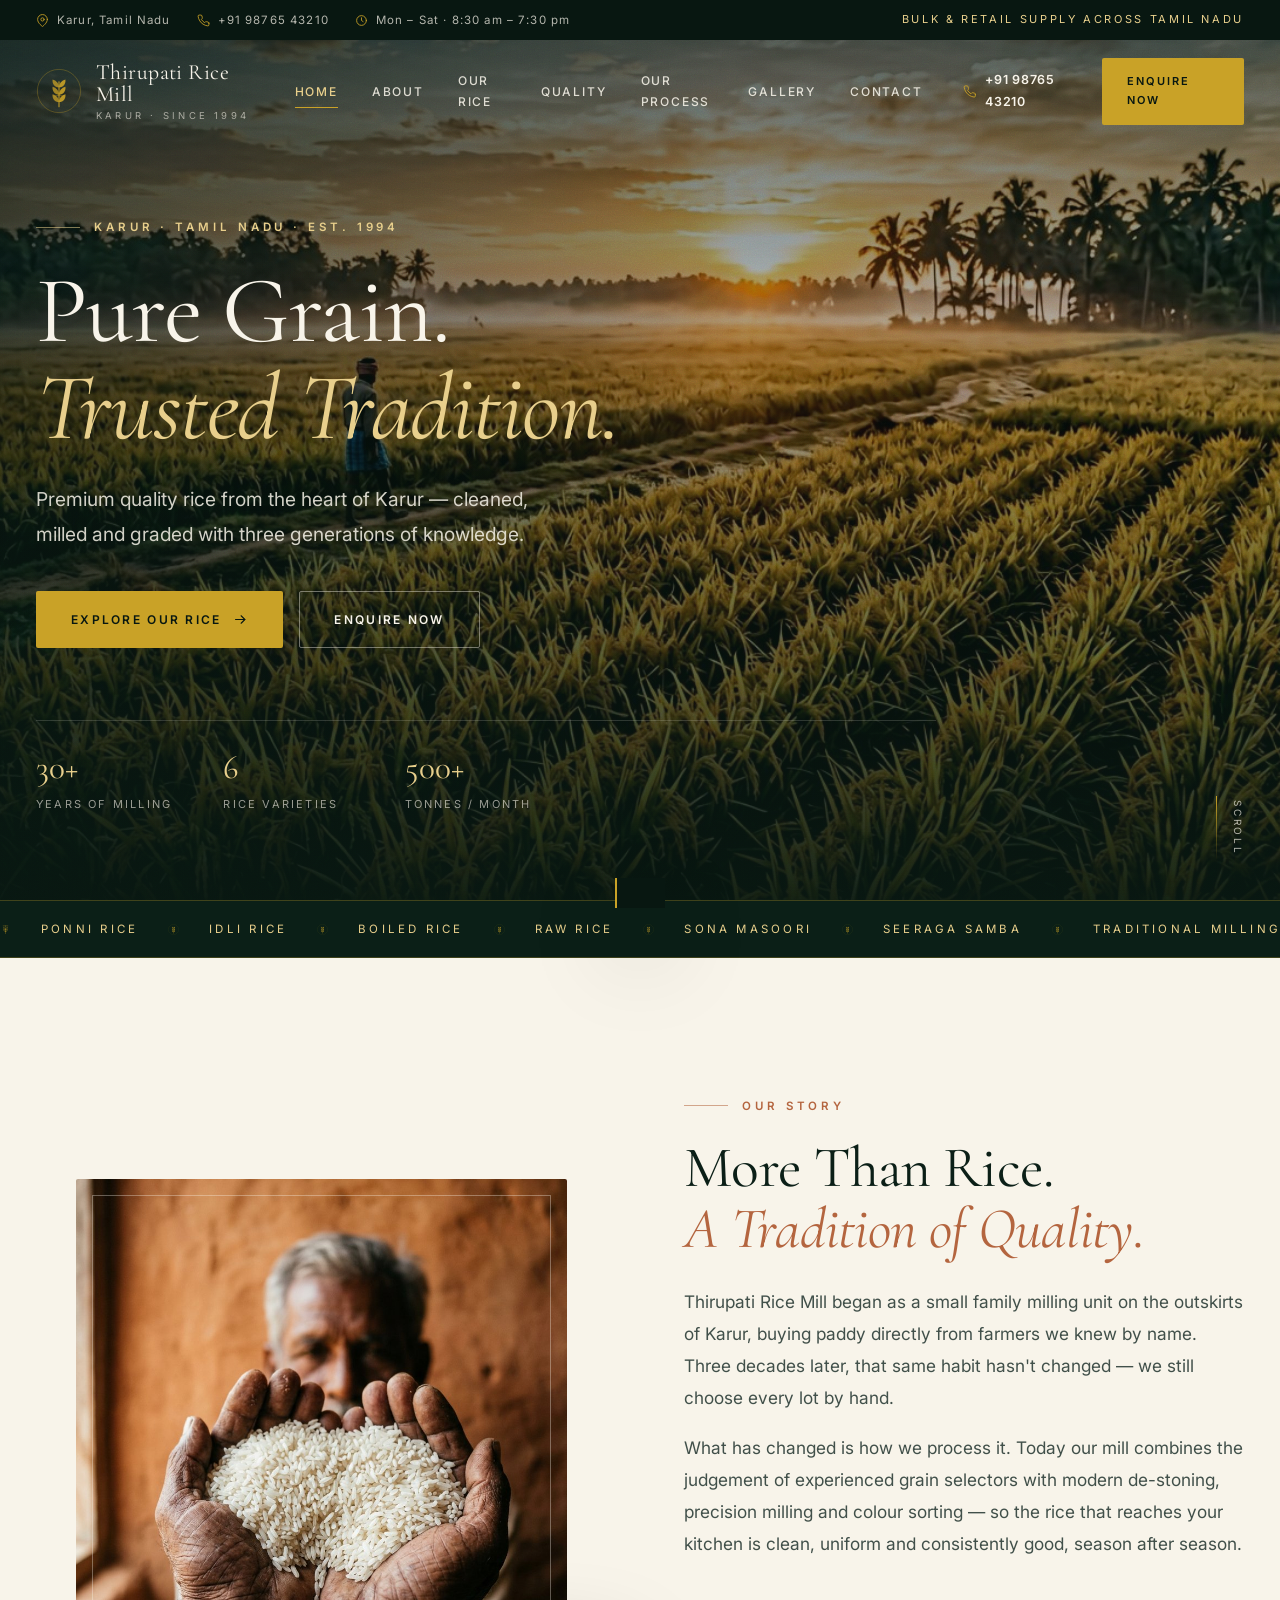
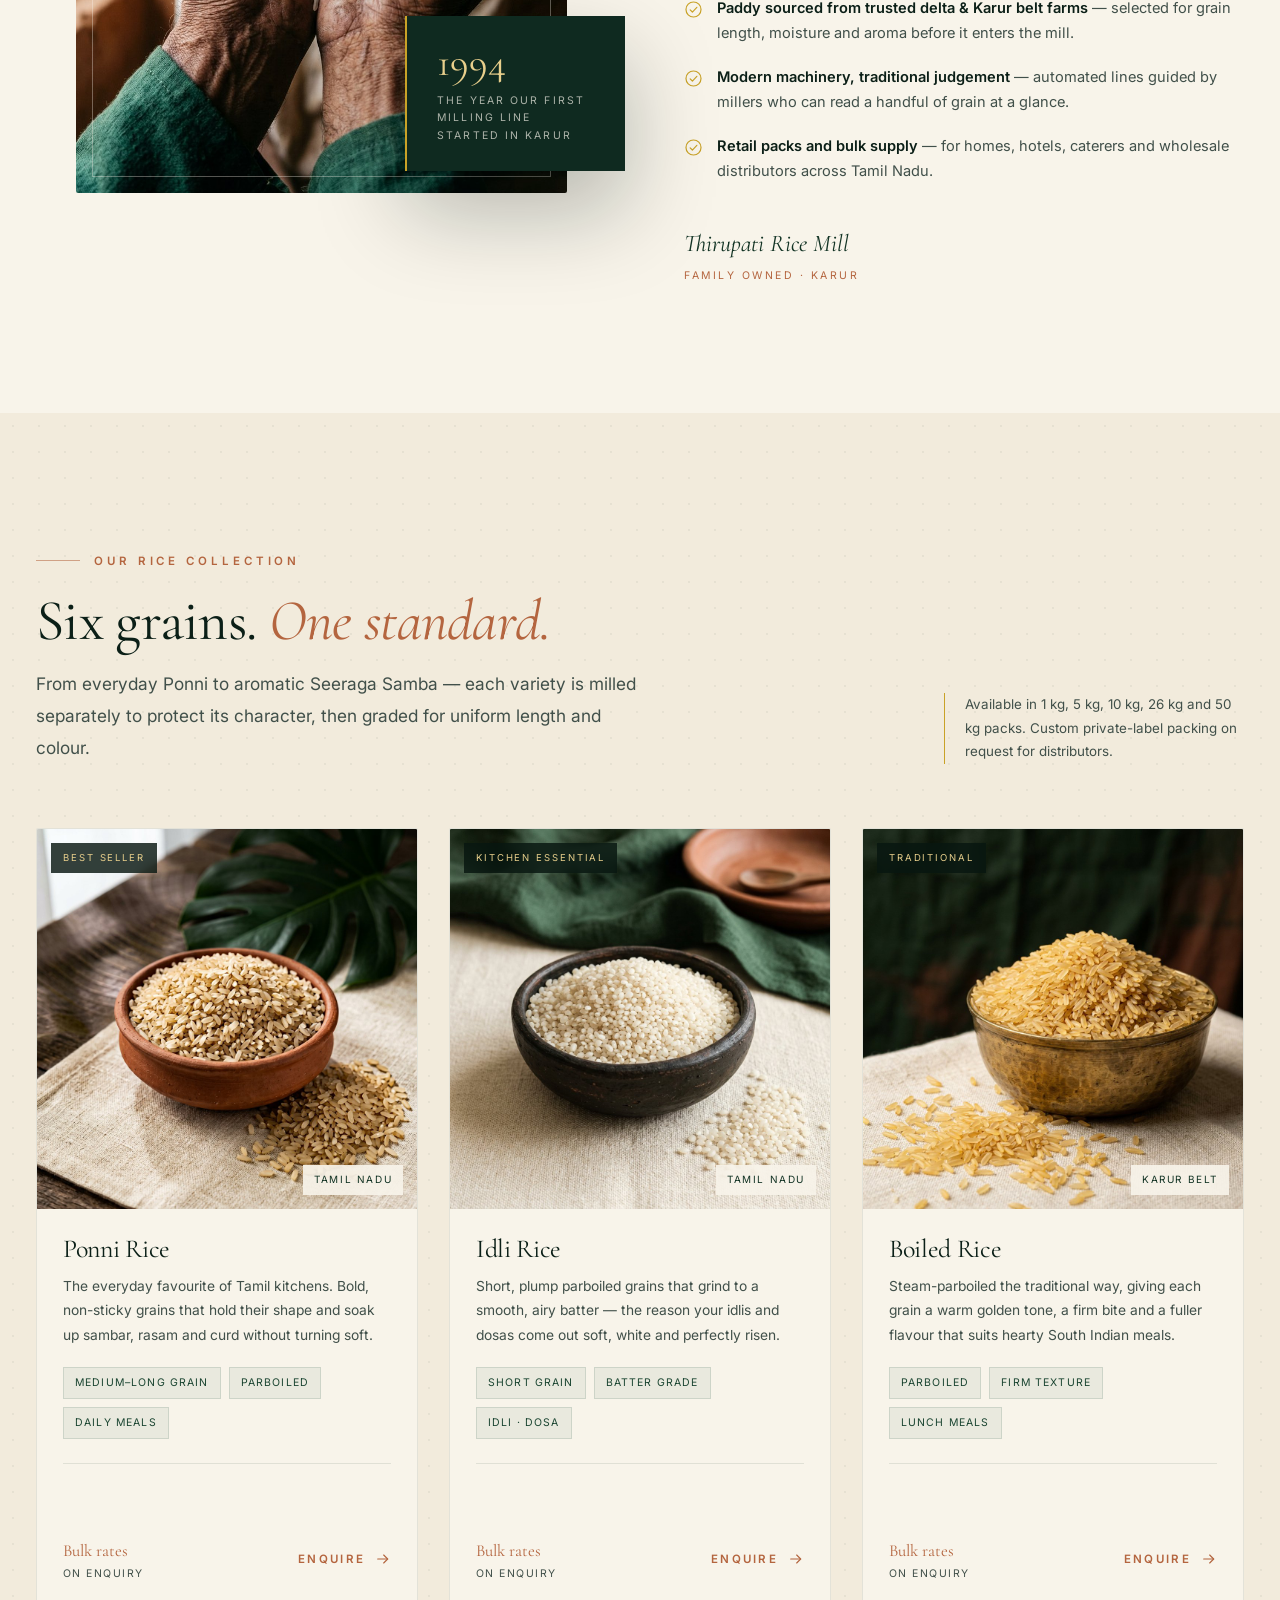
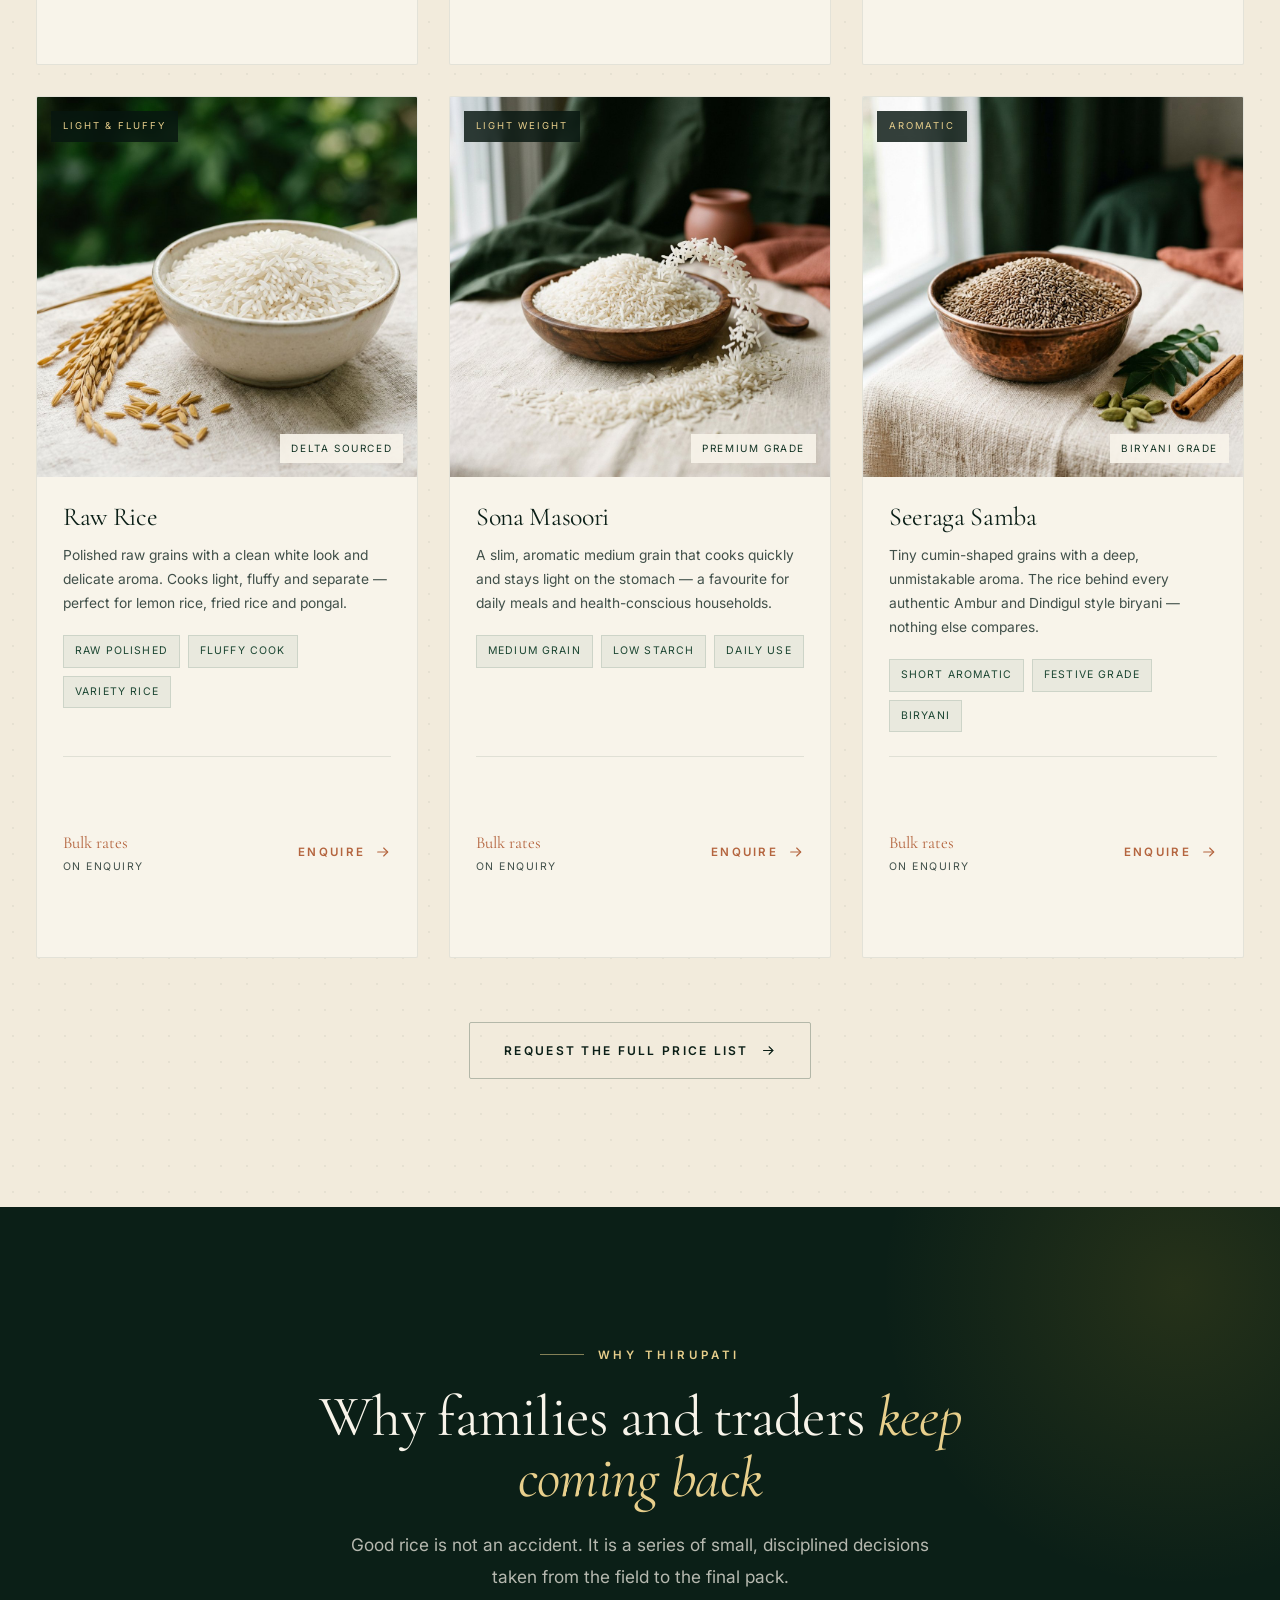
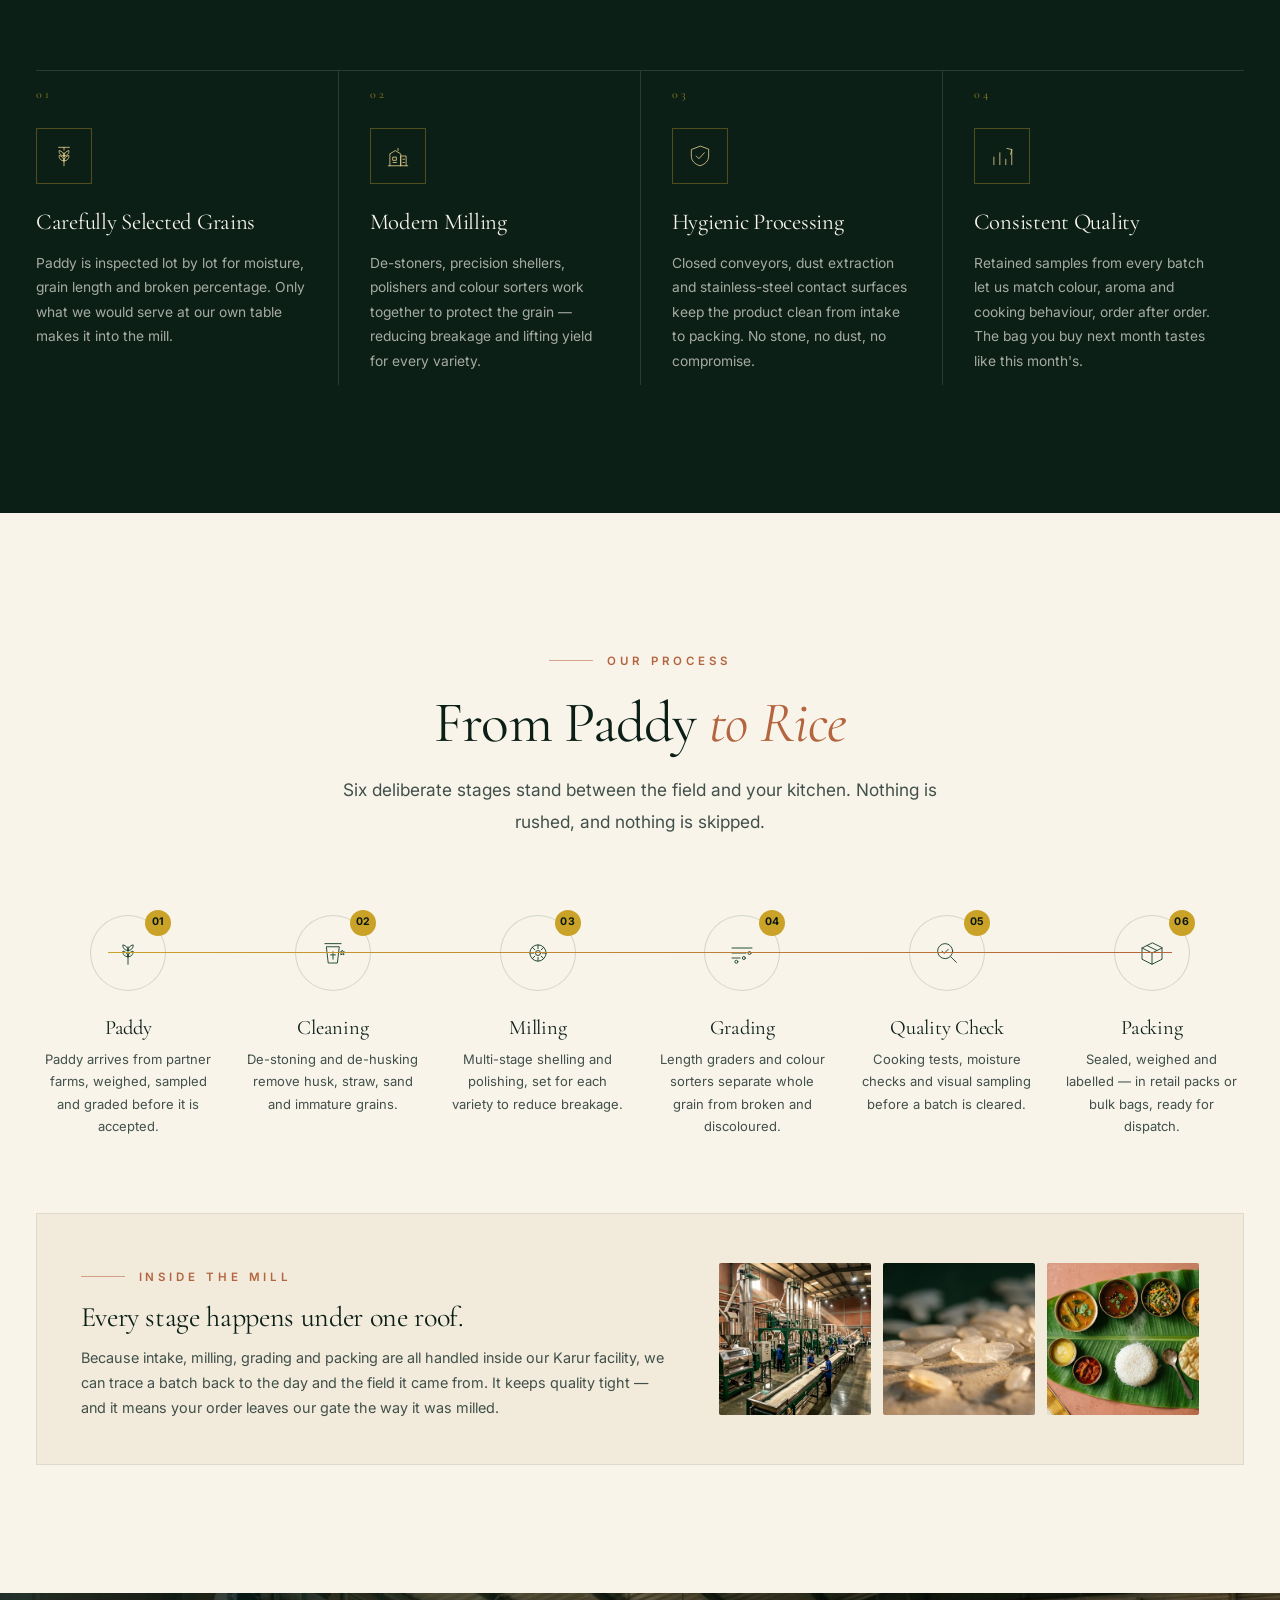
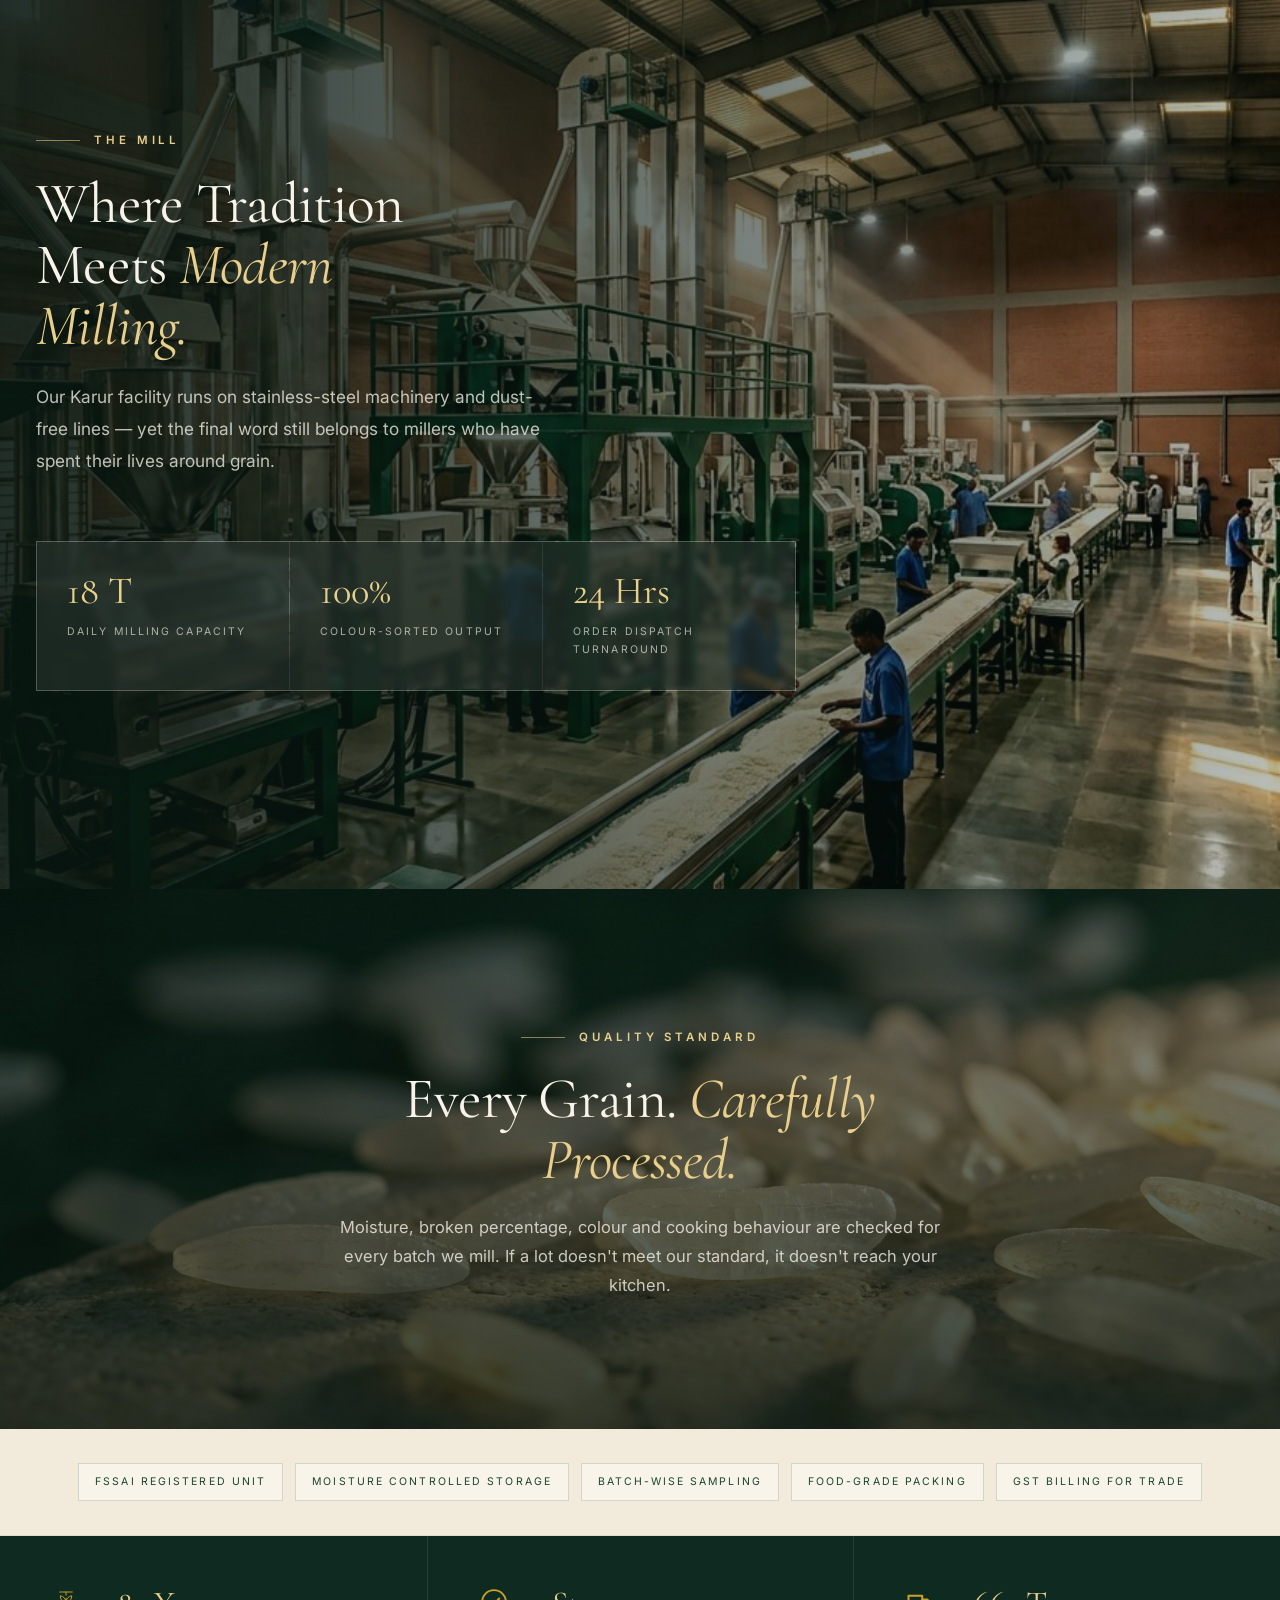
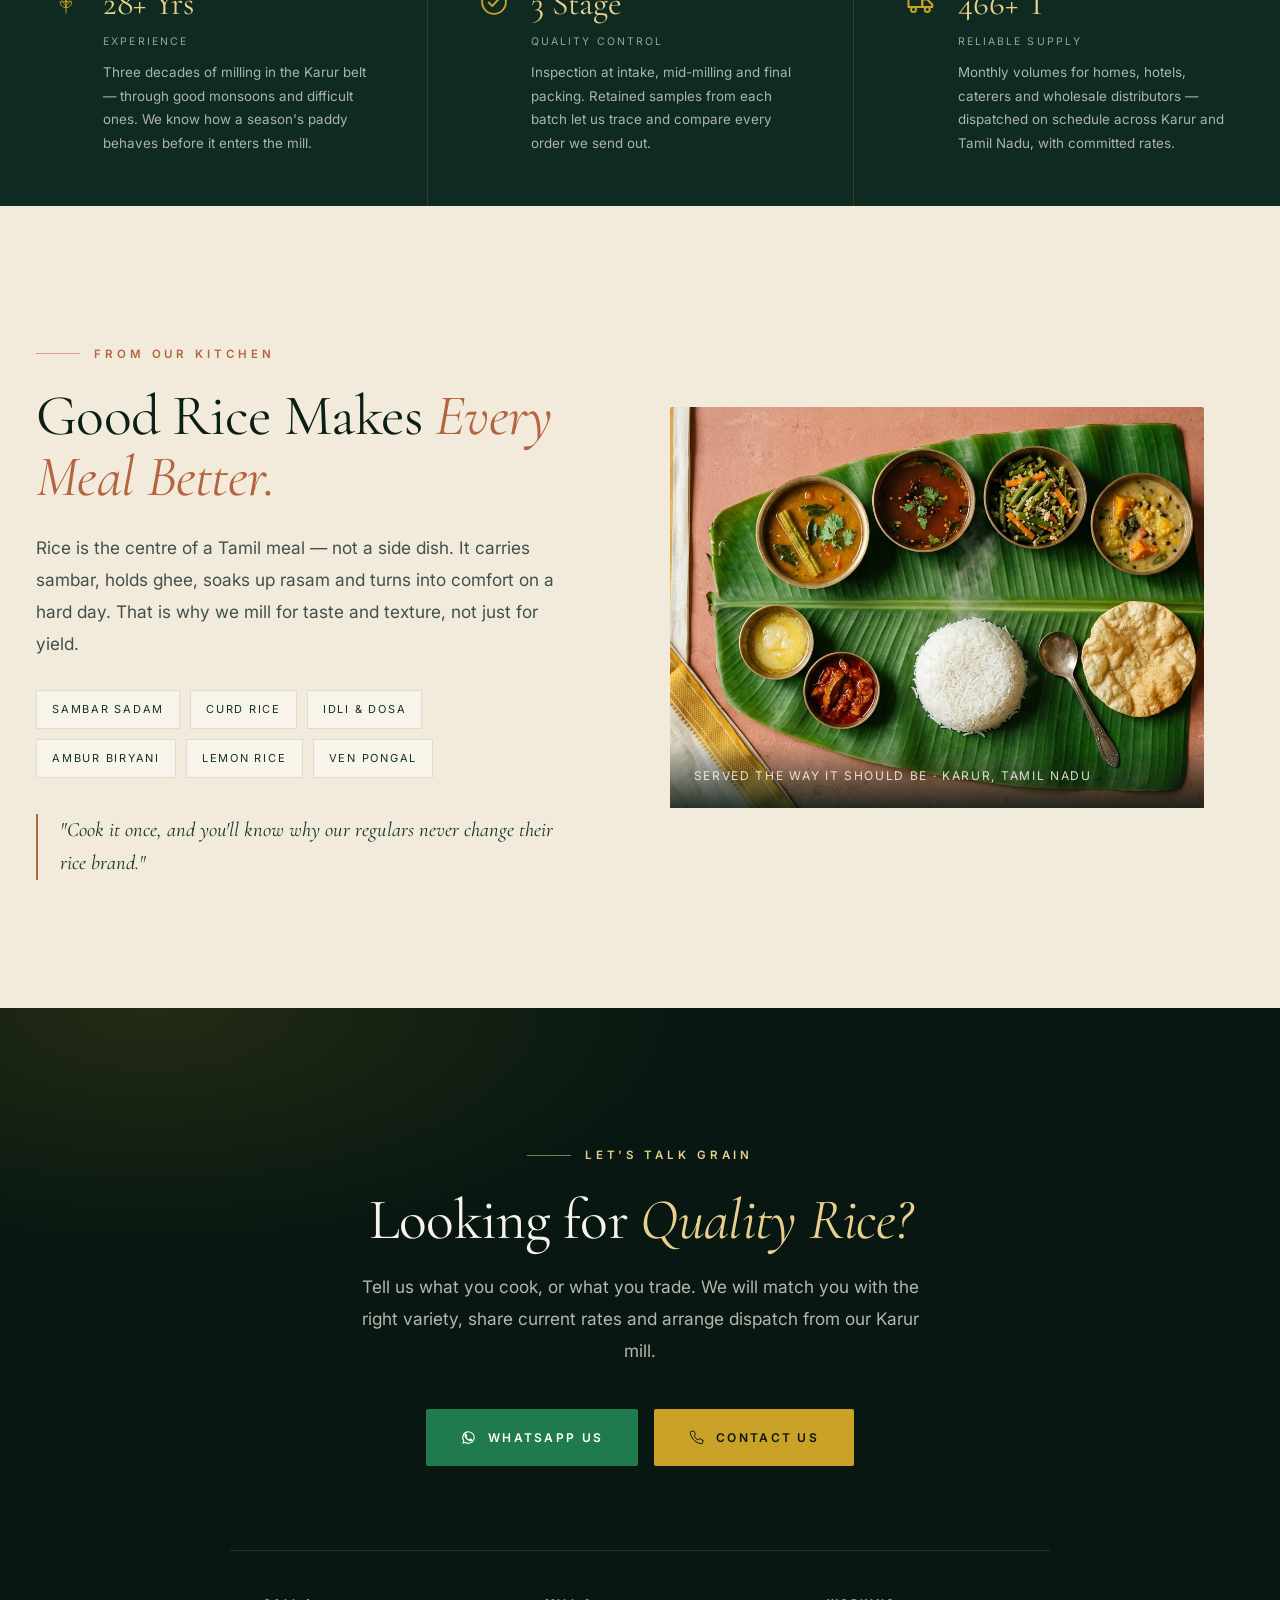
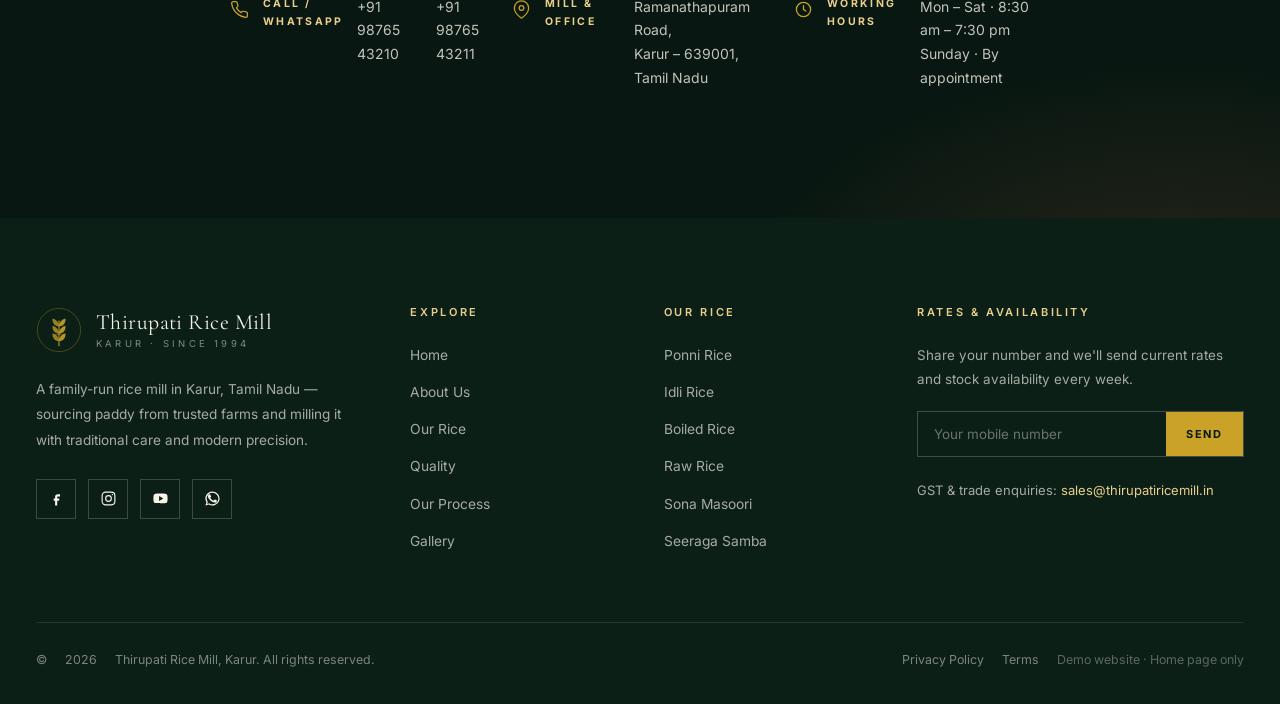
<file: index.html>
<!DOCTYPE html>
<html lang="en">
<head>
<meta charset="utf-8">
<meta name="viewport" content="width=device-width, initial-scale=1">
<title>Thirupati Rice Mill, Karur — Pure Grain. Trusted Tradition.</title>
<meta name="description" content="Thirupati Rice Mill, Karur — premium quality Ponni, Idli, Boiled, Raw, Sona Masoori and Seeraga Samba rice. Traditional knowledge, modern milling, consistent quality from the heart of Tamil Nadu.">
<meta name="theme-color" content="#0B1F17">
<meta property="og:title" content="Thirupati Rice Mill, Karur — Pure Grain. Trusted Tradition.">
<meta property="og:description" content="Premium quality rice from the heart of Karur. Carefully selected grains, modern milling, hygienic processing, consistent quality.">
<meta property="og:type" content="website">
<link rel="icon" href="data:image/svg+xml,%3Csvg xmlns='http://www.w3.org/2000/svg' viewBox='0 0 100 100'%3E%3Crect width='100' height='100' fill='%230B1F17'/%3E%3Ctext x='50' y='68' font-family='Georgia,serif' font-size='56' fill='%23C9A227' text-anchor='middle'%3ET%3C/text%3E%3C/svg%3E">
<link rel="preconnect" href="https://fonts.googleapis.com">
<link rel="preconnect" href="https://fonts.gstatic.com" crossorigin>
<link href="https://fonts.googleapis.com/css2?family=Cormorant+Garamond:ital,wght@0,300;0,400;0,500;0,600;1,400;1,500&family=Inter:wght@300;400;500;600;700&display=swap" rel="stylesheet">
<link rel="stylesheet" href="assets/css/style.css">
</head>
<body>

<!-- ================= PRELOADER ================= -->
<div id="preloader">
  <div class="preload-inner">
    <svg class="logo-mark" viewBox="0 0 100 100" aria-hidden="true">
      <use href="#grain-emblem"></use>
    </svg>
    <div class="p-name">Thirupati Rice Mill</div>
    <div class="preload-bar"><span></span></div>
  </div>
</div>

<!-- ================= SVG SPRITE ================= -->
<svg width="0" height="0" style="position:absolute" aria-hidden="true" focusable="false">
  <defs>
    <symbol id="grain-emblem" viewBox="0 0 100 100">
      <circle cx="50" cy="50" r="47" fill="none" stroke="currentColor" stroke-width="1.2" opacity=".55"/>
      <path d="M50 84V30" fill="none" stroke="currentColor" stroke-width="2.2" stroke-linecap="round"/>
      <path d="M50 42c0-8 6-15 14-17 1 9-4 17-14 17z" fill="currentColor" opacity=".9"/>
      <path d="M50 42c0-8-6-15-14-17-1 9 4 17 14 17z" fill="currentColor" opacity=".75"/>
      <path d="M50 58c0-8 6-15 14-17 1 9-4 17-14 17z" fill="currentColor" opacity=".9"/>
      <path d="M50 58c0-8-6-15-14-17-1 9 4 17 14 17z" fill="currentColor" opacity=".75"/>
      <path d="M50 74c0-8 6-15 14-17 1 9-4 17-14 17z" fill="currentColor" opacity=".9"/>
      <path d="M50 74c0-8-6-15-14-17-1 9 4 17 14 17z" fill="currentColor" opacity=".75"/>
      <path d="M40 62c5-3 15-3 20 0" fill="none" stroke="currentColor" stroke-width="1.4" opacity=".7"/>
    </symbol>
    <symbol id="i-phone" viewBox="0 0 24 24" fill="none" stroke="currentColor" stroke-width="1.6" stroke-linecap="round" stroke-linejoin="round"><path d="M22 16.9v3a2 2 0 0 1-2.2 2 19.8 19.8 0 0 1-8.6-3.1 19.5 19.5 0 0 1-6-6A19.8 19.8 0 0 1 2.1 4.2 2 2 0 0 1 4.1 2h3a2 2 0 0 1 2 1.7c.1 1 .4 1.9.7 2.8a2 2 0 0 1-.5 2.1L8.1 9.9a16 16 0 0 0 6 6l1.3-1.3a2 2 0 0 1 2.1-.4c.9.3 1.8.6 2.8.7a2 2 0 0 1 1.7 2z"/></symbol>
    <symbol id="i-pin" viewBox="0 0 24 24" fill="none" stroke="currentColor" stroke-width="1.6" stroke-linecap="round" stroke-linejoin="round"><path d="M21 10c0 7-9 13-9 13S3 17 3 10a9 9 0 1 1 18 0z"/><circle cx="12" cy="10" r="3"/></symbol>
    <symbol id="i-mail" viewBox="0 0 24 24" fill="none" stroke="currentColor" stroke-width="1.6" stroke-linecap="round" stroke-linejoin="round"><rect x="2" y="4" width="20" height="16" rx="2"/><path d="m2 7 10 6 10-6"/></symbol>
    <symbol id="i-clock" viewBox="0 0 24 24" fill="none" stroke="currentColor" stroke-width="1.6" stroke-linecap="round" stroke-linejoin="round"><circle cx="12" cy="12" r="9"/><path d="M12 7v5l3 2"/></symbol>
    <symbol id="i-check" viewBox="0 0 24 24" fill="none" stroke="currentColor" stroke-width="1.7" stroke-linecap="round" stroke-linejoin="round"><path d="M20 6 9 17l-5-5"/></symbol>
    <symbol id="i-check-circle" viewBox="0 0 24 24" fill="none" stroke="currentColor" stroke-width="1.5" stroke-linecap="round" stroke-linejoin="round"><circle cx="12" cy="12" r="9.5"/><path d="m7.8 12.4 2.8 2.8 5.6-6"/></symbol>
    <symbol id="i-arrow-right" viewBox="0 0 24 24" fill="none" stroke="currentColor" stroke-width="1.7" stroke-linecap="round" stroke-linejoin="round"><path d="M4 12h15"/><path d="m13 6 6 6-6 6"/></symbol>
    <symbol id="i-arrow-up" viewBox="0 0 24 24" fill="none" stroke="currentColor" stroke-width="1.8" stroke-linecap="round" stroke-linejoin="round"><path d="M12 20V5"/><path d="m6 11 6-6 6 6"/></symbol>
    <symbol id="i-whatsapp" viewBox="0 0 24 24" fill="currentColor"><path d="M17.5 14.4c-.3-.2-1.8-.9-2-1s-.5-.2-.7.2-.8 1-1 1.2-.4.2-.7.1a8.2 8.2 0 0 1-2.4-1.5 9 9 0 0 1-1.7-2.1c-.2-.3 0-.5.1-.7l.5-.6a1.8 1.8 0 0 0 .3-.5.6.6 0 0 0 0-.6c0-.2-.7-1.7-1-2.3s-.5-.5-.7-.5h-.6a1.2 1.2 0 0 0-.9.4A3.6 3.6 0 0 0 5.6 9a6.3 6.3 0 0 0 1.3 3.3 14.2 14.2 0 0 0 5.5 4.8c2 .8 2.8.9 3.5.8a3 3 0 0 0 2.1-1.5 2.6 2.6 0 0 0 .2-1.4c-.1-.2-.3-.2-.7-.4zM12 2a10 10 0 0 0-8.5 15.3L2 22l4.8-1.4A10 10 0 1 0 12 2zm0 18.2a8.2 8.2 0 0 1-4.2-1.2l-.3-.2-2.9.8.8-2.8-.2-.3A8.2 8.2 0 1 1 12 20.2z"/></symbol>
    <symbol id="i-instagram" viewBox="0 0 24 24" fill="none" stroke="currentColor" stroke-width="1.6"><rect x="3" y="3" width="18" height="18" rx="5"/><circle cx="12" cy="12" r="4"/><circle cx="17.5" cy="6.5" r="1" fill="currentColor" stroke="none"/></symbol>
    <symbol id="i-facebook" viewBox="0 0 24 24" fill="currentColor"><path d="M14 9h3V6h-3a4 4 0 0 0-4 4v2H8v3h2v7h3v-7h2.6l.4-3H13v-1.6c0-.8.3-1.4 1-1.4z"/></symbol>
    <symbol id="i-youtube" viewBox="0 0 24 24" fill="currentColor"><path d="M22 12s0-3.2-.4-4.7a2.5 2.5 0 0 0-1.7-1.8C18.3 5 12 5 12 5s-6.3 0-7.9.5A2.5 2.5 0 0 0 2.4 7.3C2 8.8 2 12 2 12s0 3.2.4 4.7a2.5 2.5 0 0 0 1.7 1.8C5.7 19 12 19 12 19s6.3 0 7.9-.5a2.5 2.5 0 0 0 1.7-1.8C22 15.2 22 12 22 12zM10 15.5v-7l6 3.5z"/></symbol>
    <!-- Why Thirupati icons -->
    <symbol id="i-grain-select" viewBox="0 0 48 48" fill="none" stroke="currentColor" stroke-width="1.5" stroke-linecap="round" stroke-linejoin="round">
      <path d="M24 42V18"/><path d="M24 24c0-5 4-9 9-10 .5 5.5-3 10-9 10z"/><path d="M24 24c0-5-4-9-9-10-.5 5.5 3 10 9 10z"/>
      <path d="M24 33c0-5 4-9 9-10 .5 5.5-3 10-9 10z"/><path d="M24 33c0-5-4-9-9-10-.5 5.5 3 10 9 10z"/>
      <path d="M14 8h20"/><path d="M24 8v5"/>
    </symbol>
    <symbol id="i-mill-modern" viewBox="0 0 48 48" fill="none" stroke="currentColor" stroke-width="1.5" stroke-linecap="round" stroke-linejoin="round">
      <path d="M6 42h36"/><path d="M9 42V20l10-6 10 6v22"/><path d="M29 42V24h10v18"/>
      <path d="M15 26h6v6h-6z"/><path d="M15 36h6"/><path d="M33 30h3"/><path d="M33 36h3"/>
      <path d="M24 14v-4"/>
    </symbol>
    <symbol id="i-hygiene" viewBox="0 0 48 48" fill="none" stroke="currentColor" stroke-width="1.5" stroke-linecap="round" stroke-linejoin="round">
      <path d="M24 6 8 12v12c0 9 6.8 15.4 16 18 9.2-2.6 16-9 16-18V12z"/>
      <path d="m17 24 5 5 10-11"/>
    </symbol>
    <symbol id="i-consistent" viewBox="0 0 48 48" fill="none" stroke="currentColor" stroke-width="1.5" stroke-linecap="round" stroke-linejoin="round">
      <path d="M9 40V26"/><path d="M20 40V18"/><path d="M31 40V30"/><path d="M42 40V12"/>
      <path d="m33 10 9 2-2 9"/>
    </symbol>
    <!-- Process icons -->
    <symbol id="i-paddy" viewBox="0 0 48 48" fill="none" stroke="currentColor" stroke-width="1.5" stroke-linecap="round" stroke-linejoin="round">
      <path d="M24 42V14"/><path d="M24 20c0-4.5 3.6-8.2 8.2-9 .4 5-2.7 9-8.2 9z"/><path d="M24 20c0-4.5-3.6-8.2-8.2-9-.4 5 2.7 9 8.2 9z"/>
      <path d="M24 30c0-4.5 3.6-8.2 8.2-9 .4 5-2.7 9-8.2 9z"/><path d="M24 30c0-4.5-3.6-8.2-8.2-9-.4 5 2.7 9 8.2 9z"/>
    </symbol>
    <symbol id="i-cleaning" viewBox="0 0 48 48" fill="none" stroke="currentColor" stroke-width="1.5" stroke-linecap="round" stroke-linejoin="round">
      <path d="M14 14h20l-3 26H17z"/><path d="M11 9h26"/><path d="M24 22v12"/><path d="M20 27h8"/><path d="M39 20l1.5 2 2.5.6-2 1.8.5 2.6-2.5-1.4-2.5 1.4.5-2.6-2-1.8 2.5-.6z"/>
    </symbol>
    <symbol id="i-milling" viewBox="0 0 48 48" fill="none" stroke="currentColor" stroke-width="1.5" stroke-linecap="round" stroke-linejoin="round">
      <circle cx="24" cy="24" r="13"/><circle cx="24" cy="24" r="4"/>
      <path d="M24 11v6M24 31v6M11 24h6M31 24h6M15 15l4 4M29 29l4 4M33 15l-4 4M19 29l-4 4"/>
    </symbol>
    <symbol id="i-grading" viewBox="0 0 48 48" fill="none" stroke="currentColor" stroke-width="1.5" stroke-linecap="round" stroke-linejoin="round">
      <path d="M8 16h32"/><path d="M8 24h22"/><path d="M8 32h13"/>
      <circle cx="36" cy="24" r="2.4"/><circle cx="27" cy="32" r="2.4"/><circle cx="15" cy="38" r="2.4"/>
    </symbol>
    <symbol id="i-qc" viewBox="0 0 48 48" fill="none" stroke="currentColor" stroke-width="1.5" stroke-linecap="round" stroke-linejoin="round">
      <circle cx="21" cy="21" r="12"/><path d="m30 30 9 9"/><path d="m16 21 3.6 3.6L26 18"/>
    </symbol>
    <symbol id="i-packing" viewBox="0 0 48 48" fill="none" stroke="currentColor" stroke-width="1.5" stroke-linecap="round" stroke-linejoin="round">
      <path d="M24 8 8 16v18l16 8 16-8V16z"/><path d="M8 16l16 8 16-8"/><path d="M24 24v18"/>
      <path d="M16 12 32 20"/>
    </symbol>
    <symbol id="i-leaf" viewBox="0 0 24 24" fill="none" stroke="currentColor" stroke-width="1.6" stroke-linecap="round" stroke-linejoin="round"><path d="M20 4C10 4 4 9 4 16a6 6 0 0 0 6 6c7 0 10-8 10-18z"/><path d="M4 20c4-6 8-9 13-11"/></symbol>
    <symbol id="i-truck" viewBox="0 0 24 24" fill="none" stroke="currentColor" stroke-width="1.6" stroke-linecap="round" stroke-linejoin="round"><path d="M2 7h11v9H2z"/><path d="M13 10h4l4 4v2h-8z"/><circle cx="6" cy="18" r="2"/><circle cx="17" cy="18" r="2"/></symbol>
    <symbol id="i-scale" viewBox="0 0 24 24" fill="none" stroke="currentColor" stroke-width="1.6" stroke-linecap="round" stroke-linejoin="round"><path d="M12 4v16"/><path d="M6 20h12"/><path d="M4 8h16"/><path d="M4 8 1.5 15h5z"/><path d="M20 8l2.5 7h-5z"/></symbol>
      <symbol id="i-chevron-right" viewBox="0 0 24 24" fill="none" stroke="currentColor" stroke-width="2" stroke-linecap="round" stroke-linejoin="round"><path d="m9 6 6 6-6 6"/></symbol>
    <symbol id="i-close" viewBox="0 0 24 24" fill="none" stroke="currentColor" stroke-width="1.8" stroke-linecap="round"><path d="M6 6 18 18M18 6 6 18"/></symbol>
    <symbol id="i-arrow-left" viewBox="0 0 24 24" fill="none" stroke="currentColor" stroke-width="1.7" stroke-linecap="round" stroke-linejoin="round"><path d="M20 12H5"/><path d="m11 6-6 6 6 6"/></symbol>
    <symbol id="i-award" viewBox="0 0 24 24" fill="none" stroke="currentColor" stroke-width="1.6" stroke-linecap="round" stroke-linejoin="round"><circle cx="12" cy="9" r="5.5"/><path d="m8.5 13.5-1.5 7 5-2.6 5 2.6-1.5-7"/></symbol>
    <symbol id="i-shield" viewBox="0 0 24 24" fill="none" stroke="currentColor" stroke-width="1.6" stroke-linecap="round" stroke-linejoin="round"><path d="M12 3 5 6v6c0 4.6 3.4 7.7 7 9 3.6-1.3 7-4.4 7-9V6z"/><path d="m9 12 2.2 2.2L15.5 10"/></symbol>
    <symbol id="i-droplet" viewBox="0 0 24 24" fill="none" stroke="currentColor" stroke-width="1.6" stroke-linecap="round" stroke-linejoin="round"><path d="M12 3s6 6.6 6 10.6A6 6 0 0 1 6 13.6C6 9.6 12 3 12 3z"/></symbol>
    <symbol id="i-factory" viewBox="0 0 24 24" fill="none" stroke="currentColor" stroke-width="1.6" stroke-linecap="round" stroke-linejoin="round"><path d="M3 21h18"/><path d="M4 21V10l5 3V10l5 3V7l6 4v10"/><path d="M8 21v-4h3v4"/></symbol>
</defs>
</svg>

<!-- ================= HEADER ================= -->
<header class="site-header" id="siteHeader">
  <div class="topbar">
    <div class="container">
      <ul>
        <li><svg><use href="#i-pin"></use></svg> Karur, Tamil Nadu</li>
        <li><svg><use href="#i-phone"></use></svg> <a href="tel:+919876543210">+91 98765 43210</a></li>
        <li><svg><use href="#i-clock"></use></svg> Mon – Sat · 8:30 am – 7:30 pm</li>
      </ul>
      <span class="topbar-tag">Bulk &amp; Retail Supply Across Tamil Nadu</span>
    </div>
  </div>

  <div class="nav-shell">
    <div class="navbar">
      <a href="index.html" class="brand" aria-label="Thirupati Rice Mill — home">
        <svg class="brand-mark" viewBox="0 0 100 100" aria-hidden="true"><use href="#grain-emblem"></use></svg>
        <span class="brand-text">
          <span class="brand-name">Thirupati Rice Mill</span>
          <span class="brand-sub">Karur · Since 1994</span>
        </span>
      </a>

      <nav class="main-nav" aria-label="Primary">
        <a href="index.html" class="active">Home</a>
        <a href="about.html">About</a>
        <a href="rice.html">Our Rice</a>
        <a href="quality.html">Quality</a>
        <a href="process.html">Our Process</a>
        <a href="gallery.html">Gallery</a>
        <a href="contact.html">Contact</a>
      </nav>

      <div class="nav-actions">
        <a class="nav-phone" href="tel:+919876543210"><svg><use href="#i-phone"></use></svg> +91 98765 43210</a>
        <a class="btn btn--gold btn--sm" href="#contact">Enquire Now</a>
        <button class="menu-toggle" id="menuToggle" aria-label="Open menu" aria-expanded="false" aria-controls="mobileNav"><span></span></button>
      </div>
    </div>
  </div>
</header>

<!-- ================= MOBILE NAV ================= -->
<nav class="mobile-nav" id="mobileNav" aria-label="Mobile">
  <a href="index.html" class="m-link">Home <span>01</span></a>
  <a href="#" class="m-link" data-demo="About">About <span>02</span></a>
  <a href="#" class="m-link" data-demo="Our Rice">Our Rice <span>03</span></a>
  <a href="#" class="m-link" data-demo="Quality">Quality <span>04</span></a>
  <a href="#" class="m-link" data-demo="Our Process">Our Process <span>05</span></a>
  <a href="#" class="m-link" data-demo="Gallery">Gallery <span>06</span></a>
  <a href="#" class="m-link" data-demo="Contact">Contact <span>07</span></a>
  <div class="m-foot">
    <strong>Mill &amp; Office</strong>
    Ramanathapuram Road, Karur – 639001, Tamil Nadu<br>
    <a href="tel:+919876543210" style="color:var(--gold-soft)">+91 98765 43210</a>
  </div>
</nav>

<main>
<!-- ================= 1. HERO ================= -->
<section class="hero" id="home">
  <div class="hero-media">
    <img src="assets/images/hero-paddy.jpg" alt="Golden paddy fields at sunrise in Tamil Nadu" fetchpriority="high">
  </div>
  <div class="hero-grain" aria-hidden="true"></div>

  <div class="hero-inner">
    <div class="container">
      <div class="hero-content">
        <span class="eyebrow eyebrow--light">Karur · Tamil Nadu · Est. 1994</span>
        <h1 class="display-1">Pure Grain.<br><em>Trusted Tradition.</em></h1>
        <p class="hero-sub">Premium quality rice from the heart of Karur — cleaned, milled and graded with three generations of knowledge.</p>
        <div class="hero-actions">
          <a class="btn btn--gold" href="#rice">Explore Our Rice <svg><use href="#i-arrow-right"></use></svg></a>
          <a class="btn btn--ghost" href="contact.html">Enquire Now</a>
        </div>
        <div class="hero-meta">
          <div><b data-count="30" data-suffix="+">0</b><span>Years of Milling</span></div>
          <div><b data-count="6" data-suffix="">0</b><span>Rice Varieties</span></div>
          <div><b data-count="500" data-suffix="+">0</b><span>Tonnes / Month</span></div>
        </div>
      </div>
    </div>
    <div class="scroll-cue" aria-hidden="true">Scroll</div>
  </div>
</section>

<!-- ================= TICKER ================= -->
<div class="ticker" aria-hidden="true">
  <div class="ticker-track" id="tickerTrack">
    <span><svg><use href="#i-grain-select"></use></svg> Ponni Rice <svg><use href="#grain-emblem"></use></svg> Idli Rice <svg><use href="#grain-emblem"></use></svg> Boiled Rice <svg><use href="#grain-emblem"></use></svg> Raw Rice <svg><use href="#grain-emblem"></use></svg> Sona Masoori <svg><use href="#grain-emblem"></use></svg> Seeraga Samba <svg><use href="#grain-emblem"></use></svg> Traditional Milling <svg><use href="#grain-emblem"></use></svg> Bulk Supply <svg><use href="#grain-emblem"></use></svg></span>
    <span><svg><use href="#i-grain-select"></use></svg> Ponni Rice <svg><use href="#grain-emblem"></use></svg> Idli Rice <svg><use href="#grain-emblem"></use></svg> Boiled Rice <svg><use href="#grain-emblem"></use></svg> Raw Rice <svg><use href="#grain-emblem"></use></svg> Sona Masoori <svg><use href="#grain-emblem"></use></svg> Seeraga Samba <svg><use href="#grain-emblem"></use></svg> Traditional Milling <svg><use href="#grain-emblem"></use></svg> Bulk Supply <svg><use href="#grain-emblem"></use></svg></span>
  </div>
</div>

<!-- ================= 2. BRAND INTRODUCTION ================= -->
<section class="section intro" id="about">
  <div class="container">
    <div class="intro-grid">
      <div class="intro-visual" data-reveal="left">
        <figure class="intro-figure">
          <img src="assets/images/brand-story.jpg" alt="Hands holding freshly milled rice at Thirupati Rice Mill, Karur" loading="lazy">
        </figure>
        <div class="intro-badge">
          <b>1994</b>
          <span>The year our first milling line started in Karur</span>
        </div>
      </div>

      <div class="intro-copy" data-reveal="right">
        <span class="eyebrow">Our Story</span>
        <h2 class="display-2">More Than Rice.<br><em class="serif-italic">A Tradition of Quality.</em></h2>
        <p class="lead">Thirupati Rice Mill began as a small family milling unit on the outskirts of Karur, buying paddy directly from farmers we knew by name. Three decades later, that same habit hasn't changed — we still choose every lot by hand.</p>
        <p class="lead">What has changed is how we process it. Today our mill combines the judgement of experienced grain selectors with modern de-stoning, precision milling and colour sorting — so the rice that reaches your kitchen is clean, uniform and consistently good, season after season.</p>

        <ul class="intro-points">
          <li><svg><use href="#i-check-circle"></use></svg><span><strong>Paddy sourced from trusted delta &amp; Karur belt farms</strong> — selected for grain length, moisture and aroma before it enters the mill.</span></li>
          <li><svg><use href="#i-check-circle"></use></svg><span><strong>Modern machinery, traditional judgement</strong> — automated lines guided by millers who can read a handful of grain at a glance.</span></li>
          <li><svg><use href="#i-check-circle"></use></svg><span><strong>Retail packs and bulk supply</strong> — for homes, hotels, caterers and wholesale distributors across Tamil Nadu.</span></li>
        </ul>

        <div class="signature">
          Thirupati Rice Mill
          <small>Family owned · Karur</small>
        </div>
      </div>
    </div>
  </div>
</section>

<!-- ================= 3. RICE COLLECTION ================= -->
<section class="section collection" id="rice">
  <div class="container">
    <div class="collection-head">
      <div class="section-head">
        <span class="eyebrow" data-reveal="fade">Our Rice Collection</span>
        <h2 class="display-2" data-reveal>Six grains. <em class="serif-italic">One standard.</em></h2>
        <p class="lead" data-reveal data-delay="1">From everyday Ponni to aromatic Seeraga Samba — each variety is milled separately to protect its character, then graded for uniform length and colour.</p>
      </div>
      <p class="collection-note" data-reveal="fade" data-delay="2">Available in 1 kg, 5 kg, 10 kg, 26 kg and 50 kg packs. Custom private-label packing on request for distributors.</p>
    </div>

    <div class="grid-rice">
      <!-- Ponni -->
      <article class="rice-card" data-reveal data-delay="1">
        <div class="rice-media">
          <img src="assets/images/rice-ponni.jpg" alt="Ponni boiled rice grains in a terracotta bowl" loading="lazy">
          <span class="rice-tag">Best Seller</span>
          <span class="rice-region">Tamil Nadu</span>
        </div>
        <div class="rice-body">
          <h3>Ponni Rice</h3>
          <p>The everyday favourite of Tamil kitchens. Bold, non-sticky grains that hold their shape and soak up sambar, rasam and curd without turning soft.</p>
          <ul class="rice-specs">
            <li>Medium–Long Grain</li>
            <li>Parboiled</li>
            <li>Daily Meals</li>
          </ul>
          <div class="rice-foot">
            <span class="price">Bulk rates<small>on enquiry</small></span>
            <a class="link-arrow" href="contact.html">Enquire <svg><use href="#i-arrow-right"></use></svg></a>
          </div>
        </div>
      </article>

      <!-- Idli -->
      <article class="rice-card" data-reveal data-delay="2">
        <div class="rice-media">
          <img src="assets/images/rice-idli.jpg" alt="Short grain idli rice in a clay bowl" loading="lazy">
          <span class="rice-tag">Kitchen Essential</span>
          <span class="rice-region">Tamil Nadu</span>
        </div>
        <div class="rice-body">
          <h3>Idli Rice</h3>
          <p>Short, plump parboiled grains that grind to a smooth, airy batter — the reason your idlis and dosas come out soft, white and perfectly risen.</p>
          <ul class="rice-specs">
            <li>Short Grain</li>
            <li>Batter Grade</li>
            <li>Idli · Dosa</li>
          </ul>
          <div class="rice-foot">
            <span class="price">Bulk rates<small>on enquiry</small></span>
            <a class="link-arrow" href="contact.html">Enquire <svg><use href="#i-arrow-right"></use></svg></a>
          </div>
        </div>
      </article>

      <!-- Boiled -->
      <article class="rice-card" data-reveal data-delay="3">
        <div class="rice-media">
          <img src="assets/images/rice-boiled.jpg" alt="Golden parboiled boiled rice in a brass bowl" loading="lazy">
          <span class="rice-tag">Traditional</span>
          <span class="rice-region">Karur Belt</span>
        </div>
        <div class="rice-body">
          <h3>Boiled Rice</h3>
          <p>Steam-parboiled the traditional way, giving each grain a warm golden tone, a firm bite and a fuller flavour that suits hearty South Indian meals.</p>
          <ul class="rice-specs">
            <li>Parboiled</li>
            <li>Firm Texture</li>
            <li>Lunch Meals</li>
          </ul>
          <div class="rice-foot">
            <span class="price">Bulk rates<small>on enquiry</small></span>
            <a class="link-arrow" href="contact.html">Enquire <svg><use href="#i-arrow-right"></use></svg></a>
          </div>
        </div>
      </article>

      <!-- Raw -->
      <article class="rice-card" data-reveal data-delay="1">
        <div class="rice-media">
          <img src="assets/images/rice-raw.jpg" alt="Raw polished white rice in a stoneware bowl with paddy stalk" loading="lazy">
          <span class="rice-tag">Light &amp; Fluffy</span>
          <span class="rice-region">Delta Sourced</span>
        </div>
        <div class="rice-body">
          <h3>Raw Rice</h3>
          <p>Polished raw grains with a clean white look and delicate aroma. Cooks light, fluffy and separate — perfect for lemon rice, fried rice and pongal.</p>
          <ul class="rice-specs">
            <li>Raw Polished</li>
            <li>Fluffy Cook</li>
            <li>Variety Rice</li>
          </ul>
          <div class="rice-foot">
            <span class="price">Bulk rates<small>on enquiry</small></span>
            <a class="link-arrow" href="contact.html">Enquire <svg><use href="#i-arrow-right"></use></svg></a>
          </div>
        </div>
      </article>

      <!-- Sona Masoori -->
      <article class="rice-card" data-reveal data-delay="2">
        <div class="rice-media">
          <img src="assets/images/rice-sona-masoori.jpg" alt="Sona Masoori rice grains in a wooden bowl" loading="lazy">
          <span class="rice-tag">Light Weight</span>
          <span class="rice-region">Premium Grade</span>
        </div>
        <div class="rice-body">
          <h3>Sona Masoori</h3>
          <p>A slim, aromatic medium grain that cooks quickly and stays light on the stomach — a favourite for daily meals and health-conscious households.</p>
          <ul class="rice-specs">
            <li>Medium Grain</li>
            <li>Low Starch</li>
            <li>Daily Use</li>
          </ul>
          <div class="rice-foot">
            <span class="price">Bulk rates<small>on enquiry</small></span>
            <a class="link-arrow" href="contact.html">Enquire <svg><use href="#i-arrow-right"></use></svg></a>
          </div>
        </div>
      </article>

      <!-- Seeraga Samba -->
      <article class="rice-card" data-reveal data-delay="3">
        <div class="rice-media">
          <img src="assets/images/rice-seeraga-samba.jpg" alt="Aromatic Seeraga Samba rice in a copper vessel with cardamom" loading="lazy">
          <span class="rice-tag">Aromatic</span>
          <span class="rice-region">Biryani Grade</span>
        </div>
        <div class="rice-body">
          <h3>Seeraga Samba</h3>
          <p>Tiny cumin-shaped grains with a deep, unmistakable aroma. The rice behind every authentic Ambur and Dindigul style biryani — nothing else compares.</p>
          <ul class="rice-specs">
            <li>Short Aromatic</li>
            <li>Festive Grade</li>
            <li>Biryani</li>
          </ul>
          <div class="rice-foot">
            <span class="price">Bulk rates<small>on enquiry</small></span>
            <a class="link-arrow" href="contact.html">Enquire <svg><use href="#i-arrow-right"></use></svg></a>
          </div>
        </div>
      </article>
    </div>

    <div class="collection-cta" data-reveal="fade">
      <a class="btn btn--outline" href="rice.html">Request the Full Price List <svg><use href="#i-arrow-right"></use></svg></a>
    </div>
  </div>
</section>

<!-- ================= 4. WHY THIRUPATI ================= -->
<section class="section why">
  <div class="container">
    <div class="section-head section-head--center" style="margin-inline:auto;text-align:center">
      <span class="eyebrow eyebrow--light eyebrow--center" data-reveal="fade">Why Thirupati</span>
      <h2 class="display-2" data-reveal>Why families and traders <em class="serif-italic" style="color:var(--gold-soft)">keep coming back</em></h2>
      <p class="lead" data-reveal data-delay="1" style="margin-inline:auto;max-width:620px">Good rice is not an accident. It is a series of small, disciplined decisions taken from the field to the final pack.</p>
    </div>

    <div class="why-grid">
      <div class="why-item" data-reveal data-delay="1">
        <div class="why-line" aria-hidden="true"></div>
        <span class="why-num">01</span>
        <div class="why-icon"><svg><use href="#i-grain-select"></use></svg></div>
        <h3>Carefully Selected Grains</h3>
        <p>Paddy is inspected lot by lot for moisture, grain length and broken percentage. Only what we would serve at our own table makes it into the mill.</p>
      </div>
      <div class="why-item" data-reveal data-delay="2">
        <div class="why-line" aria-hidden="true"></div>
        <span class="why-num">02</span>
        <div class="why-icon"><svg><use href="#i-mill-modern"></use></svg></div>
        <h3>Modern Milling</h3>
        <p>De-stoners, precision shellers, polishers and colour sorters work together to protect the grain — reducing breakage and lifting yield for every variety.</p>
      </div>
      <div class="why-item" data-reveal data-delay="3">
        <div class="why-line" aria-hidden="true"></div>
        <span class="why-num">03</span>
        <div class="why-icon"><svg><use href="#i-hygiene"></use></svg></div>
        <h3>Hygienic Processing</h3>
        <p>Closed conveyors, dust extraction and stainless-steel contact surfaces keep the product clean from intake to packing. No stone, no dust, no compromise.</p>
      </div>
      <div class="why-item" data-reveal data-delay="4">
        <div class="why-line" aria-hidden="true"></div>
        <span class="why-num">04</span>
        <div class="why-icon"><svg><use href="#i-consistent"></use></svg></div>
        <h3>Consistent Quality</h3>
        <p>Retained samples from every batch let us match colour, aroma and cooking behaviour, order after order. The bag you buy next month tastes like this month's.</p>
      </div>
    </div>
  </div>
</section>

<!-- ================= 5. FROM PADDY TO RICE ================= -->
<section class="section process" id="process">
  <div class="container">
    <div class="section-head section-head--center" style="margin-inline:auto;text-align:center">
      <span class="eyebrow eyebrow--center" data-reveal="fade">Our Process</span>
      <h2 class="display-2" data-reveal>From Paddy <em class="serif-italic">to Rice</em></h2>
      <p class="lead" data-reveal data-delay="1" style="margin-inline:auto;max-width:640px">Six deliberate stages stand between the field and your kitchen. Nothing is rushed, and nothing is skipped.</p>
    </div>

    <div class="process-rail" id="processRail">
      <div class="process-steps">
        <div class="step" data-reveal data-delay="1">
          <div class="step-dot"><svg><use href="#i-paddy"></use></svg><span class="step-num">01</span></div>
          <h3>Paddy</h3>
          <p>Paddy arrives from partner farms, weighed, sampled and graded before it is accepted.</p>
        </div>
        <div class="step" data-reveal data-delay="2">
          <div class="step-dot"><svg><use href="#i-cleaning"></use></svg><span class="step-num">02</span></div>
          <h3>Cleaning</h3>
          <p>De-stoning and de-husking remove husk, straw, sand and immature grains.</p>
        </div>
        <div class="step" data-reveal data-delay="3">
          <div class="step-dot"><svg><use href="#i-milling"></use></svg><span class="step-num">03</span></div>
          <h3>Milling</h3>
          <p>Multi-stage shelling and polishing, set for each variety to reduce breakage.</p>
        </div>
        <div class="step" data-reveal data-delay="4">
          <div class="step-dot"><svg><use href="#i-grading"></use></svg><span class="step-num">04</span></div>
          <h3>Grading</h3>
          <p>Length graders and colour sorters separate whole grain from broken and discoloured.</p>
        </div>
        <div class="step" data-reveal data-delay="5">
          <div class="step-dot"><svg><use href="#i-qc"></use></svg><span class="step-num">05</span></div>
          <h3>Quality Check</h3>
          <p>Cooking tests, moisture checks and visual sampling before a batch is cleared.</p>
        </div>
        <div class="step" data-reveal data-delay="6">
          <div class="step-dot"><svg><use href="#i-packing"></use></svg><span class="step-num">06</span></div>
          <h3>Packing</h3>
          <p>Sealed, weighed and labelled — in retail packs or bulk bags, ready for dispatch.</p>
        </div>
      </div>
    </div>

    <div class="process-foot" data-reveal>
      <div>
        <span class="eyebrow">Inside the Mill</span>
        <h3 style="margin-top:16px">Every stage happens under one roof.</h3>
        <p>Because intake, milling, grading and packing are all handled inside our Karur facility, we can trace a batch back to the day and the field it came from. It keeps quality tight — and it means your order leaves our gate the way it was milled.</p>
      </div>
      <div class="process-small-strip">
        <figure><img src="assets/images/mill-machinery.jpg" alt="Milling machinery inside Thirupati Rice Mill" loading="lazy"></figure>
        <figure><img src="assets/images/quality-grains.jpg" alt="Close-up of graded rice grains" loading="lazy"></figure>
        <figure><img src="assets/images/meal-spread.jpg" alt="Traditional Tamil rice meal served on banana leaf" loading="lazy"></figure>
      </div>
    </div>
  </div>
</section>

<!-- ================= 6. THE MILL ================= -->
<section class="mill" id="mill">
  <div class="mill-bg" id="millBg">
    <img src="assets/images/mill-machinery.jpg" alt="Modern rice milling machinery at Thirupati Rice Mill, Karur" loading="lazy">
  </div>
  <div class="mill-inner container">
    <div class="section-head">
      <span class="eyebrow eyebrow--light" data-reveal="fade">The Mill</span>
      <h2 class="display-2" data-reveal>Where Tradition Meets <em class="serif-italic" style="color:var(--gold-soft)">Modern Milling.</em></h2>
      <p class="lead" data-reveal data-delay="1">Our Karur facility runs on stainless-steel machinery and dust-free lines — yet the final word still belongs to millers who have spent their lives around grain.</p>
    </div>

    <div class="mill-stats" data-reveal data-delay="2">
      <div><b>18 T</b><span>Daily Milling Capacity</span></div>
      <div><b>100%</b><span>Colour-Sorted Output</span></div>
      <div><b>24 Hrs</b><span>Order Dispatch Turnaround</span></div>
    </div>

    <ul class="capability-list" data-reveal data-delay="3">
      <li>De-stoning &amp; De-husking</li>
      <li>Multi-Stage Polishing</li>
      <li>Length Grading</li>
      <li>Colour Sorting</li>
      <li>Steam Parboiling</li>
      <li>Private Label Packing</li>
    </ul>
  </div>
</section>

<!-- ================= 7. QUALITY / TRUST ================= -->
<section class="quality" id="quality">
  <div class="quality-hero">
    <img src="assets/images/quality-grains.jpg" alt="Macro view of carefully processed long grain rice" loading="lazy">
    <div class="quality-statement">
      <div>
        <span class="eyebrow eyebrow--light eyebrow--center" data-reveal="fade">Quality Standard</span>
        <h2 class="display-2" data-reveal>Every Grain. <em class="serif-italic" style="color:var(--gold-soft)">Carefully Processed.</em></h2>
        <p data-reveal data-delay="1">Moisture, broken percentage, colour and cooking behaviour are checked for every batch we mill. If a lot doesn't meet our standard, it doesn't reach your kitchen.</p>
      </div>
    </div>
  </div>

  <ul class="cert-row" data-reveal="fade">
    <li>FSSAI Registered Unit</li>
    <li>Moisture Controlled Storage</li>
    <li>Batch-Wise Sampling</li>
    <li>Food-Grade Packing</li>
    <li>GST Billing for Trade</li>
  </ul>

  <div class="trust-bar">
    <div data-reveal data-delay="1">
      <svg><use href="#i-grain-select"></use></svg>
      <div>
        <b data-count="30" data-suffix="+ Yrs">0</b>
        <span>Experience</span>
        <p>Three decades of milling in the Karur belt — through good monsoons and difficult ones. We know how a season's paddy behaves before it enters the mill.</p>
      </div>
    </div>
    <div data-reveal data-delay="2">
      <svg><use href="#i-check-circle"></use></svg>
      <div>
        <b data-count="3" data-suffix=" Stage">0</b>
        <span>Quality Control</span>
        <p>Inspection at intake, mid-milling and final packing. Retained samples from each batch let us trace and compare every order we send out.</p>
      </div>
    </div>
    <div data-reveal data-delay="3">
      <svg><use href="#i-truck"></use></svg>
      <div>
        <b data-count="500" data-suffix="+ T">0</b>
        <span>Reliable Supply</span>
        <p>Monthly volumes for homes, hotels, caterers and wholesale distributors — dispatched on schedule across Karur and Tamil Nadu, with committed rates.</p>
      </div>
    </div>
  </div>
</section>

<!-- ================= 8. FOOD LIFESTYLE ================= -->
<section class="section lifestyle">
  <div class="container">
    <div class="lifestyle-grid">
      <div class="lifestyle-copy" data-reveal="left">
        <span class="eyebrow">From Our Kitchen</span>
        <h2 class="display-2">Good Rice Makes <em class="serif-italic">Every Meal Better.</em></h2>
        <p class="lead">Rice is the centre of a Tamil meal — not a side dish. It carries sambar, holds ghee, soaks up rasam and turns into comfort on a hard day. That is why we mill for taste and texture, not just for yield.</p>
        <ul class="meal-list">
          <li>Sambar Sadam</li>
          <li>Curd Rice</li>
          <li>Idli &amp; Dosa</li>
          <li>Ambur Biryani</li>
          <li>Lemon Rice</li>
          <li>Ven Pongal</li>
        </ul>
        <p class="lifestyle-quote">"Cook it once, and you'll know why our regulars never change their rice brand."</p>
      </div>

      <figure class="lifestyle-figure" data-reveal="right">
        <img src="assets/images/meal-spread.jpg" alt="Traditional Tamil Nadu rice meal served on a banana leaf" loading="lazy">
        <figcaption>Served the way it should be · Karur, Tamil Nadu</figcaption>
      </figure>
    </div>
  </div>
</section>

<!-- ================= 9. FINAL CTA ================= -->
<section class="section final" id="contact">
  <div class="container">
    <div class="final-inner">
      <span class="eyebrow eyebrow--light eyebrow--center" data-reveal="fade">Let's Talk Grain</span>
      <h2 class="display-2" data-reveal>Looking for <em>Quality Rice?</em></h2>
      <p class="lead" data-reveal data-delay="1" style="color:rgba(248,244,234,.72)">Tell us what you cook, or what you trade. We will match you with the right variety, share current rates and arrange dispatch from our Karur mill.</p>
      <div class="final-actions" data-reveal data-delay="2">
        <a class="btn btn--wa" href="https://wa.me/919876543210?text=Hello%20Thirupati%20Rice%20Mill%2C%20I%20would%20like%20to%20enquire%20about%20rice." target="_blank" rel="noopener">
          <svg><use href="#i-whatsapp"></use></svg> WhatsApp Us
        </a>
        <a class="btn btn--gold" href="tel:+919876543210">
          <svg><use href="#i-phone"></use></svg> Contact Us
        </a>
      </div>

      <div class="final-details">
        <div data-reveal="fade" data-delay="1">
          <svg><use href="#i-phone"></use></svg>
          <div>
            <b>Call / WhatsApp</b>
            <a href="tel:+919876543210">+91 98765 43210</a><br>
            <a href="tel:+919876543211">+91 98765 43211</a>
          </div>
        </div>
        <div data-reveal="fade" data-delay="2">
          <svg><use href="#i-pin"></use></svg>
          <div>
            <b>Mill &amp; Office</b>
            <p>Ramanathapuram Road,<br>Karur – 639001, Tamil Nadu</p>
          </div>
        </div>
        <div data-reveal="fade" data-delay="3">
          <svg><use href="#i-clock"></use></svg>
          <div>
            <b>Working Hours</b>
            <p>Mon – Sat · 8:30 am – 7:30 pm<br>Sunday · By appointment</p>
          </div>
        </div>
      </div>
    </div>
  </div>
</section>
</main>

<!-- ================= FOOTER ================= -->
<footer class="site-footer">
  <div class="container">
    <div class="footer-grid">
      <div class="footer-brand">
        <a href="index.html" class="brand">
          <svg class="brand-mark" viewBox="0 0 100 100" aria-hidden="true"><use href="#grain-emblem"></use></svg>
          <span class="brand-text">
            <span class="brand-name">Thirupati Rice Mill</span>
            <span class="brand-sub">Karur · Since 1994</span>
          </span>
        </a>
        <p>A family-run rice mill in Karur, Tamil Nadu — sourcing paddy from trusted farms and milling it with traditional care and modern precision.</p>
        <div class="footer-social">
          <a href="#" data-demo="Facebook" aria-label="Facebook"><svg><use href="#i-facebook"></use></svg></a>
          <a href="#" data-demo="Instagram" aria-label="Instagram"><svg><use href="#i-instagram"></use></svg></a>
          <a href="#" data-demo="YouTube" aria-label="YouTube"><svg><use href="#i-youtube"></use></svg></a>
          <a href="https://wa.me/919876543210" target="_blank" rel="noopener" aria-label="WhatsApp"><svg><use href="#i-whatsapp"></use></svg></a>
        </div>
      </div>

      <div class="footer-col">
        <h4>Explore</h4>
        <ul>
          <li><a href="index.html">Home</a></li>
          <li><a href="about.html">About Us</a></li>
          <li><a href="rice.html">Our Rice</a></li>
          <li><a href="quality.html">Quality</a></li>
          <li><a href="process.html">Our Process</a></li>
          <li><a href="gallery.html">Gallery</a></li>
        </ul>
      </div>

      <div class="footer-col">
        <h4>Our Rice</h4>
        <ul>
          <li><a href="rice.html#ponni">Ponni Rice</a></li>
          <li><a href="rice.html#idli">Idli Rice</a></li>
          <li><a href="rice.html#boiled">Boiled Rice</a></li>
          <li><a href="rice.html#raw">Raw Rice</a></li>
          <li><a href="rice.html#sona-masoori">Sona Masoori</a></li>
          <li><a href="rice.html#seeraga-samba">Seeraga Samba</a></li>
        </ul>
      </div>

      <div class="footer-col footer-news">
        <h4>Rates &amp; Availability</h4>
        <p>Share your number and we'll send current rates and stock availability every week.</p>
        <form class="footer-form" onsubmit="return false;">
          <input type="tel" placeholder="Your mobile number" aria-label="Your mobile number">
          <button type="submit" data-demo="Newsletter signup">Send</button>
        </form>
        <p style="margin-top:22px;font-size:13px;">GST &amp; trade enquiries: <a href="mailto:sales@thirupatiricemill.in" style="color:var(--gold-soft)">sales@thirupatiricemill.in</a></p>
      </div>
    </div>

    <div class="footer-bottom">
      <span>© <span id="year">2026</span> Thirupati Rice Mill, Karur. All rights reserved.</span>
      <span>
        <a href="#" data-demo="Privacy Policy">Privacy Policy</a>
        <a href="#" data-demo="Terms">Terms</a>
        <span style="color:rgba(248,244,234,.34)">Demo website · Home page only</span>
      </span>
    </div>
  </div>
</footer>

<!-- Floating actions -->
<a class="wa-float" id="waFloat" href="https://wa.me/919876543210?text=Hello%20Thirupati%20Rice%20Mill%2C%20I%20would%20like%20to%20enquire%20about%20rice." target="_blank" rel="noopener" aria-label="Chat on WhatsApp">
  <svg><use href="#i-whatsapp"></use></svg>
</a>
<button class="to-top" id="toTop" aria-label="Back to top"><svg><use href="#i-arrow-up"></use></svg></button>
<div class="toast" id="toast" role="status" aria-live="polite"></div>

<script src="assets/js/main.js"></script>
</body>
</html>
</file>
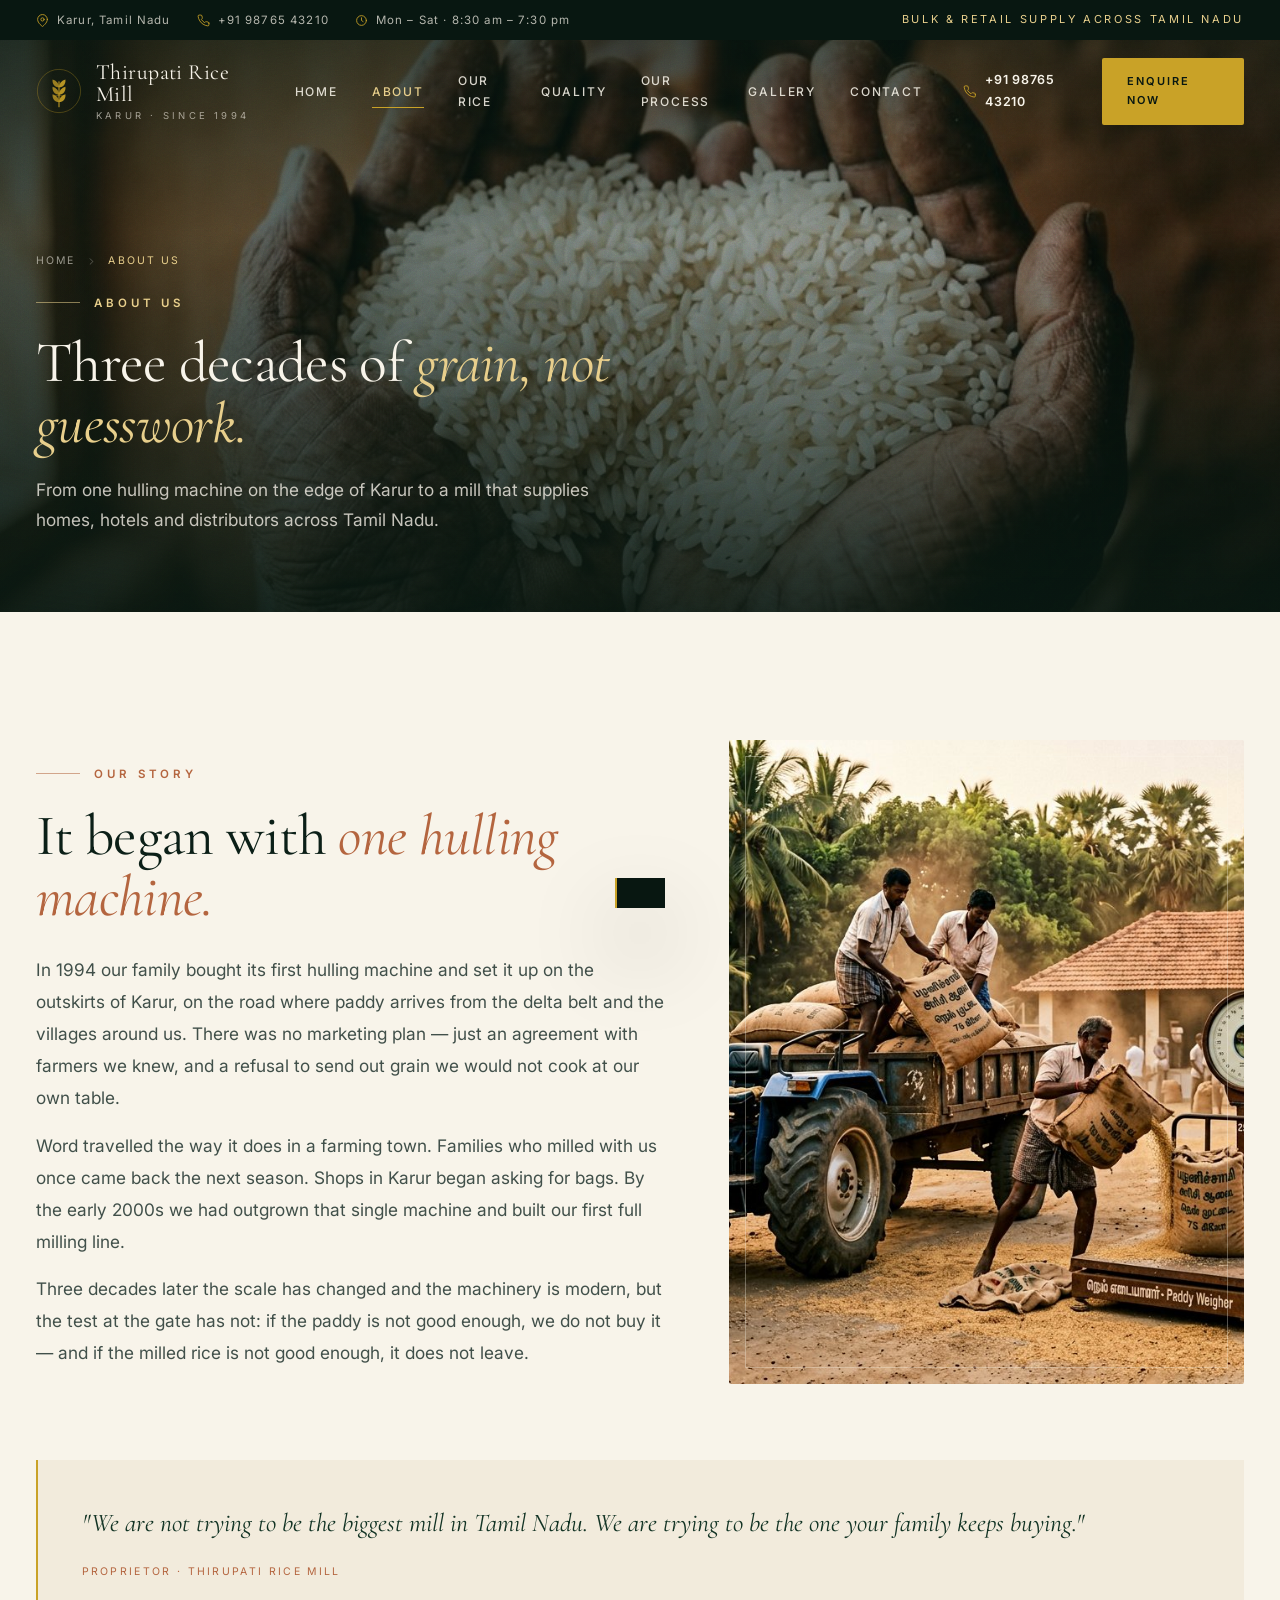
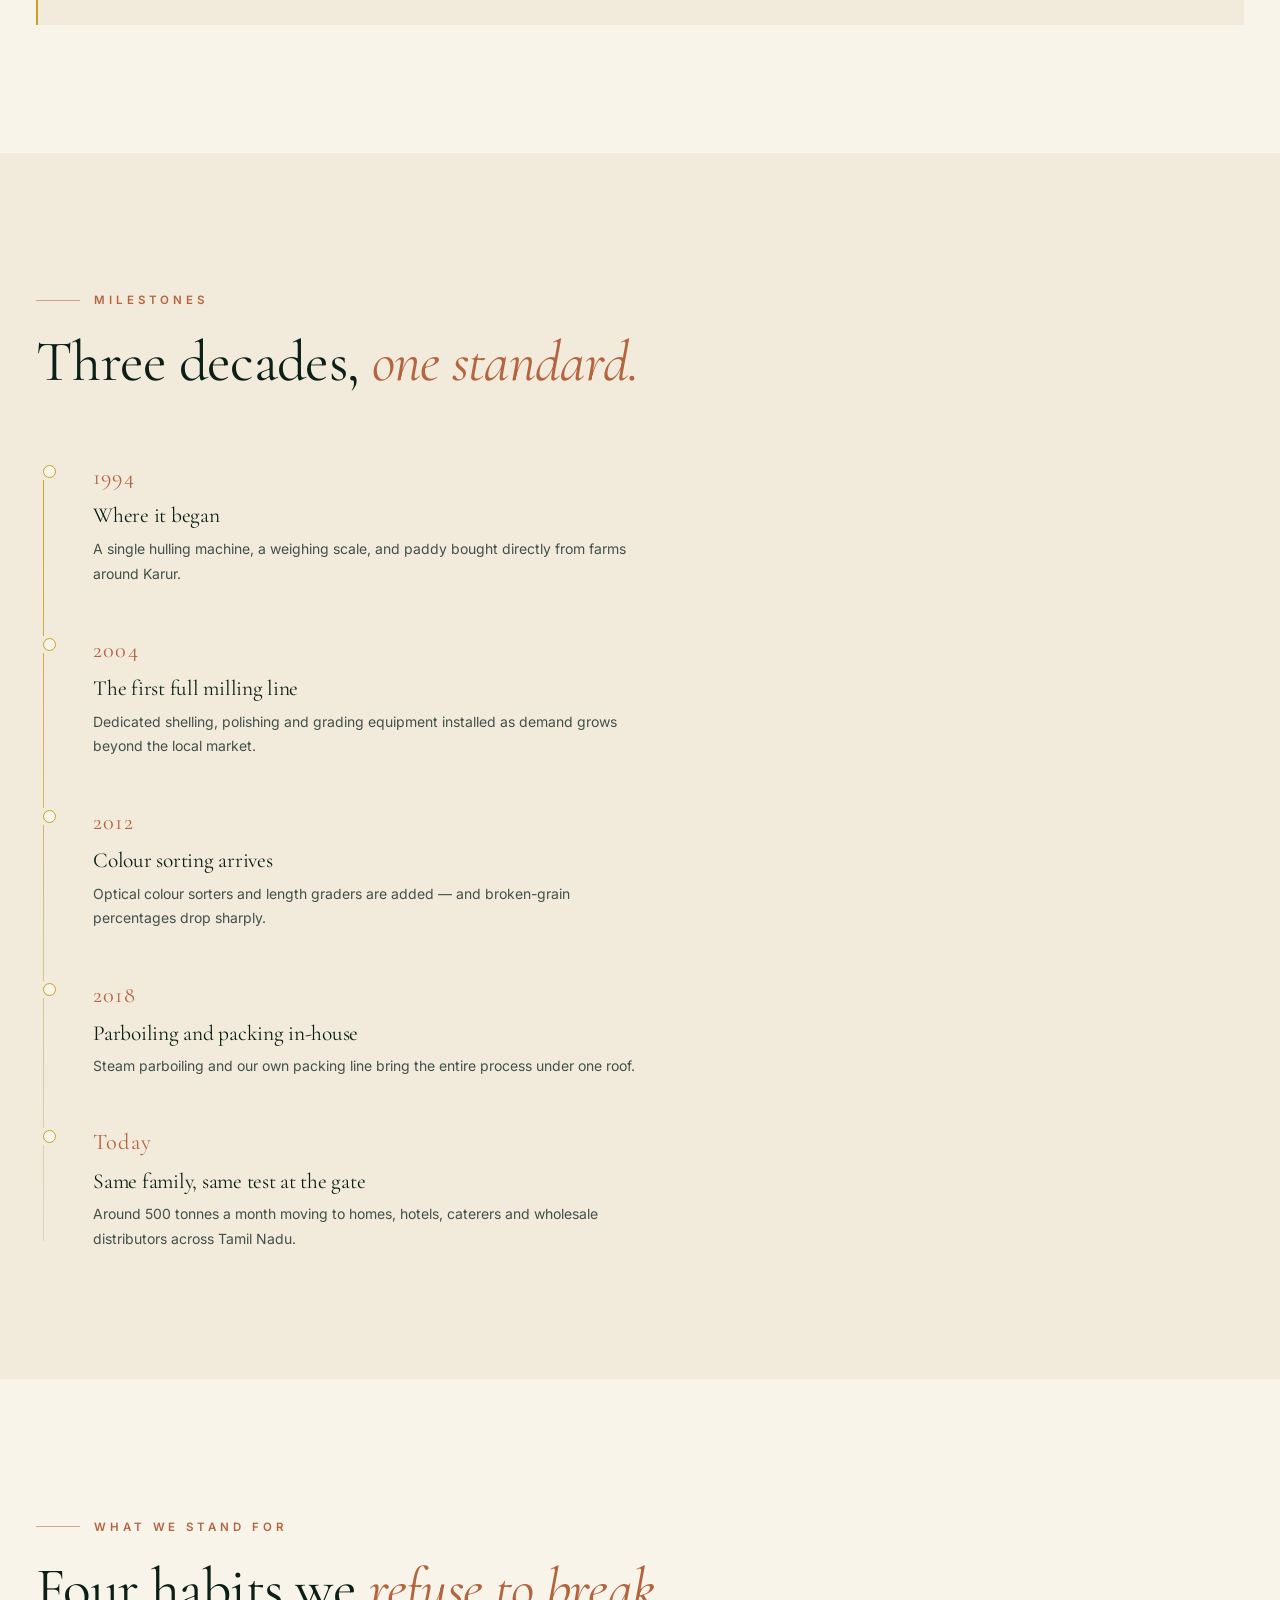
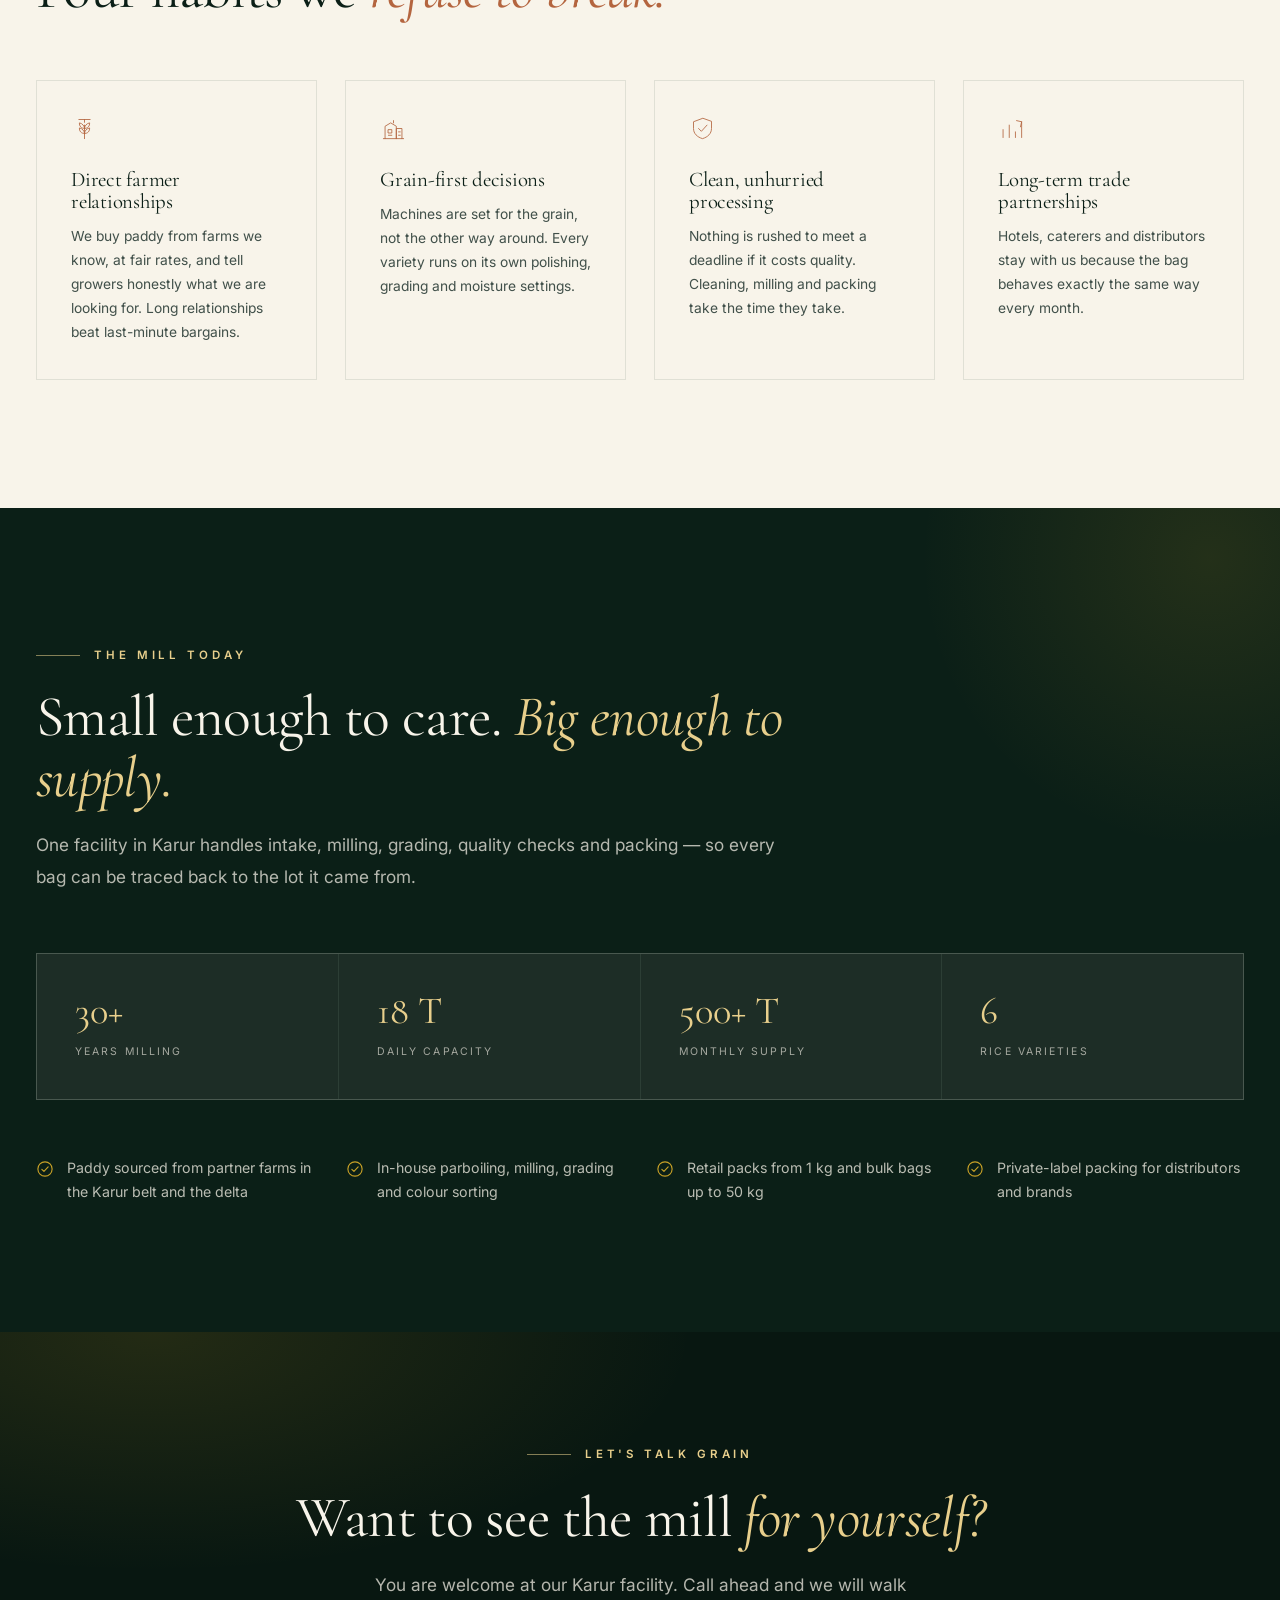
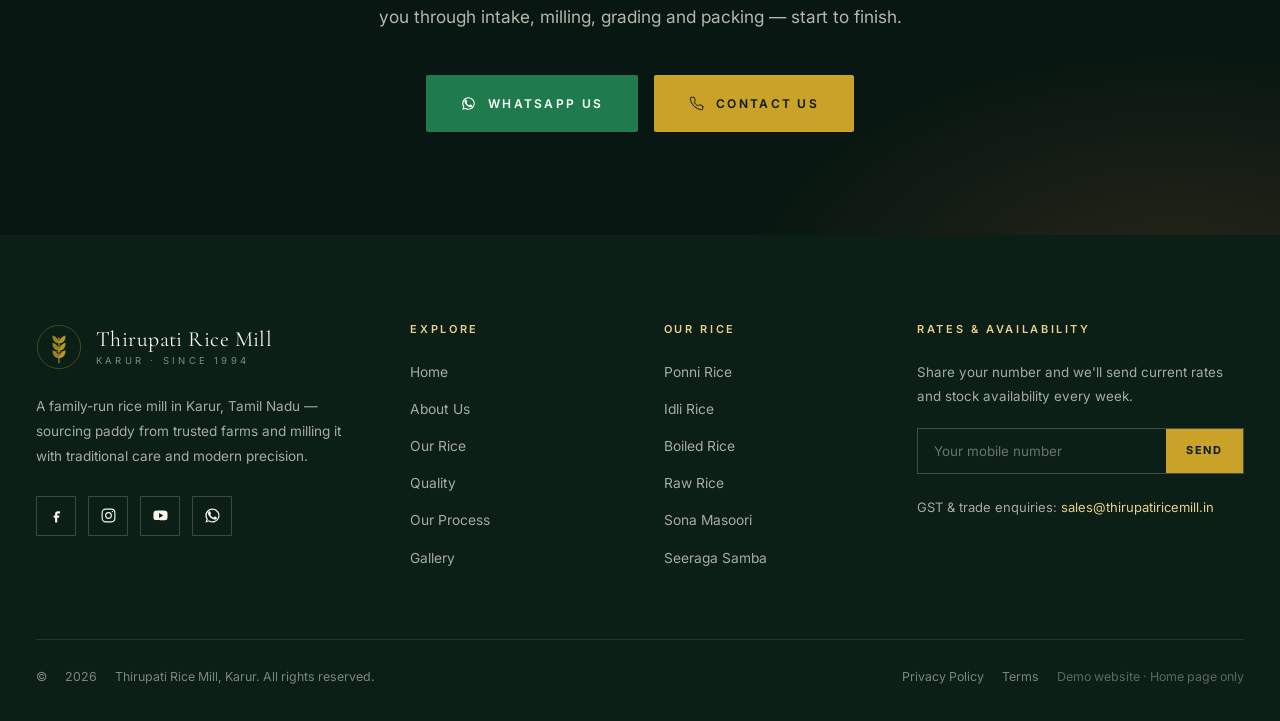
<file: about.html>
<!DOCTYPE html>
<html lang="en">
<head>
<meta charset="utf-8">
<meta name="viewport" content="width=device-width, initial-scale=1">
<title>About Us — Thirupati Rice Mill, Karur</title>
<meta name="description" content="Three decades of rice milling in Karur, Tamil Nadu. Family-run, farmer-connected, and built on grain selected by hand.">
<meta name="theme-color" content="#0B1F17">
<meta property="og:title" content="About Us — Thirupati Rice Mill, Karur">
<meta property="og:description" content="Three decades of rice milling in Karur, Tamil Nadu. Family-run, farmer-connected, and built on grain selected by hand.">
<meta property="og:type" content="website">
<link rel="icon" href="data:image/svg+xml,%3Csvg xmlns='http://www.w3.org/2000/svg' viewBox='0 0 100 100'%3E%3Crect width='100' height='100' fill='%230B1F17'/%3E%3Ctext x='50' y='68' font-family='Georgia,serif' font-size='56' fill='%23C9A227' text-anchor='middle'%3ET%3C/text%3E%3C/svg%3E">
<link rel="preconnect" href="https://fonts.googleapis.com">
<link rel="preconnect" href="https://fonts.gstatic.com" crossorigin>
<link href="https://fonts.googleapis.com/css2?family=Cormorant+Garamond:ital,wght@0,300;0,400;0,500;0,600;1,400;1,500&family=Inter:wght@300;400;500;600;700&display=swap" rel="stylesheet">
<link rel="stylesheet" href="assets/css/style.css">
</head>
<body>
<!-- ================= PRELOADER ================= -->
<div id="preloader">
  <div class="preload-inner">
    <svg class="logo-mark" viewBox="0 0 100 100" aria-hidden="true">
      <use href="#grain-emblem"></use>
    </svg>
    <div class="p-name">Thirupati Rice Mill</div>
    <div class="preload-bar"><span></span></div>
  </div>
</div>

<!-- ================= SVG SPRITE ================= -->
<svg width="0" height="0" style="position:absolute" aria-hidden="true" focusable="false">
  <defs>
    <symbol id="grain-emblem" viewBox="0 0 100 100">
      <circle cx="50" cy="50" r="47" fill="none" stroke="currentColor" stroke-width="1.2" opacity=".55"/>
      <path d="M50 84V30" fill="none" stroke="currentColor" stroke-width="2.2" stroke-linecap="round"/>
      <path d="M50 42c0-8 6-15 14-17 1 9-4 17-14 17z" fill="currentColor" opacity=".9"/>
      <path d="M50 42c0-8-6-15-14-17-1 9 4 17 14 17z" fill="currentColor" opacity=".75"/>
      <path d="M50 58c0-8 6-15 14-17 1 9-4 17-14 17z" fill="currentColor" opacity=".9"/>
      <path d="M50 58c0-8-6-15-14-17-1 9 4 17 14 17z" fill="currentColor" opacity=".75"/>
      <path d="M50 74c0-8 6-15 14-17 1 9-4 17-14 17z" fill="currentColor" opacity=".9"/>
      <path d="M50 74c0-8-6-15-14-17-1 9 4 17 14 17z" fill="currentColor" opacity=".75"/>
      <path d="M40 62c5-3 15-3 20 0" fill="none" stroke="currentColor" stroke-width="1.4" opacity=".7"/>
    </symbol>
    <symbol id="i-phone" viewBox="0 0 24 24" fill="none" stroke="currentColor" stroke-width="1.6" stroke-linecap="round" stroke-linejoin="round"><path d="M22 16.9v3a2 2 0 0 1-2.2 2 19.8 19.8 0 0 1-8.6-3.1 19.5 19.5 0 0 1-6-6A19.8 19.8 0 0 1 2.1 4.2 2 2 0 0 1 4.1 2h3a2 2 0 0 1 2 1.7c.1 1 .4 1.9.7 2.8a2 2 0 0 1-.5 2.1L8.1 9.9a16 16 0 0 0 6 6l1.3-1.3a2 2 0 0 1 2.1-.4c.9.3 1.8.6 2.8.7a2 2 0 0 1 1.7 2z"/></symbol>
    <symbol id="i-pin" viewBox="0 0 24 24" fill="none" stroke="currentColor" stroke-width="1.6" stroke-linecap="round" stroke-linejoin="round"><path d="M21 10c0 7-9 13-9 13S3 17 3 10a9 9 0 1 1 18 0z"/><circle cx="12" cy="10" r="3"/></symbol>
    <symbol id="i-mail" viewBox="0 0 24 24" fill="none" stroke="currentColor" stroke-width="1.6" stroke-linecap="round" stroke-linejoin="round"><rect x="2" y="4" width="20" height="16" rx="2"/><path d="m2 7 10 6 10-6"/></symbol>
    <symbol id="i-clock" viewBox="0 0 24 24" fill="none" stroke="currentColor" stroke-width="1.6" stroke-linecap="round" stroke-linejoin="round"><circle cx="12" cy="12" r="9"/><path d="M12 7v5l3 2"/></symbol>
    <symbol id="i-check" viewBox="0 0 24 24" fill="none" stroke="currentColor" stroke-width="1.7" stroke-linecap="round" stroke-linejoin="round"><path d="M20 6 9 17l-5-5"/></symbol>
    <symbol id="i-check-circle" viewBox="0 0 24 24" fill="none" stroke="currentColor" stroke-width="1.5" stroke-linecap="round" stroke-linejoin="round"><circle cx="12" cy="12" r="9.5"/><path d="m7.8 12.4 2.8 2.8 5.6-6"/></symbol>
    <symbol id="i-arrow-right" viewBox="0 0 24 24" fill="none" stroke="currentColor" stroke-width="1.7" stroke-linecap="round" stroke-linejoin="round"><path d="M4 12h15"/><path d="m13 6 6 6-6 6"/></symbol>
    <symbol id="i-arrow-up" viewBox="0 0 24 24" fill="none" stroke="currentColor" stroke-width="1.8" stroke-linecap="round" stroke-linejoin="round"><path d="M12 20V5"/><path d="m6 11 6-6 6 6"/></symbol>
    <symbol id="i-whatsapp" viewBox="0 0 24 24" fill="currentColor"><path d="M17.5 14.4c-.3-.2-1.8-.9-2-1s-.5-.2-.7.2-.8 1-1 1.2-.4.2-.7.1a8.2 8.2 0 0 1-2.4-1.5 9 9 0 0 1-1.7-2.1c-.2-.3 0-.5.1-.7l.5-.6a1.8 1.8 0 0 0 .3-.5.6.6 0 0 0 0-.6c0-.2-.7-1.7-1-2.3s-.5-.5-.7-.5h-.6a1.2 1.2 0 0 0-.9.4A3.6 3.6 0 0 0 5.6 9a6.3 6.3 0 0 0 1.3 3.3 14.2 14.2 0 0 0 5.5 4.8c2 .8 2.8.9 3.5.8a3 3 0 0 0 2.1-1.5 2.6 2.6 0 0 0 .2-1.4c-.1-.2-.3-.2-.7-.4zM12 2a10 10 0 0 0-8.5 15.3L2 22l4.8-1.4A10 10 0 1 0 12 2zm0 18.2a8.2 8.2 0 0 1-4.2-1.2l-.3-.2-2.9.8.8-2.8-.2-.3A8.2 8.2 0 1 1 12 20.2z"/></symbol>
    <symbol id="i-instagram" viewBox="0 0 24 24" fill="none" stroke="currentColor" stroke-width="1.6"><rect x="3" y="3" width="18" height="18" rx="5"/><circle cx="12" cy="12" r="4"/><circle cx="17.5" cy="6.5" r="1" fill="currentColor" stroke="none"/></symbol>
    <symbol id="i-facebook" viewBox="0 0 24 24" fill="currentColor"><path d="M14 9h3V6h-3a4 4 0 0 0-4 4v2H8v3h2v7h3v-7h2.6l.4-3H13v-1.6c0-.8.3-1.4 1-1.4z"/></symbol>
    <symbol id="i-youtube" viewBox="0 0 24 24" fill="currentColor"><path d="M22 12s0-3.2-.4-4.7a2.5 2.5 0 0 0-1.7-1.8C18.3 5 12 5 12 5s-6.3 0-7.9.5A2.5 2.5 0 0 0 2.4 7.3C2 8.8 2 12 2 12s0 3.2.4 4.7a2.5 2.5 0 0 0 1.7 1.8C5.7 19 12 19 12 19s6.3 0 7.9-.5a2.5 2.5 0 0 0 1.7-1.8C22 15.2 22 12 22 12zM10 15.5v-7l6 3.5z"/></symbol>
    <!-- Why Thirupati icons -->
    <symbol id="i-grain-select" viewBox="0 0 48 48" fill="none" stroke="currentColor" stroke-width="1.5" stroke-linecap="round" stroke-linejoin="round">
      <path d="M24 42V18"/><path d="M24 24c0-5 4-9 9-10 .5 5.5-3 10-9 10z"/><path d="M24 24c0-5-4-9-9-10-.5 5.5 3 10 9 10z"/>
      <path d="M24 33c0-5 4-9 9-10 .5 5.5-3 10-9 10z"/><path d="M24 33c0-5-4-9-9-10-.5 5.5 3 10 9 10z"/>
      <path d="M14 8h20"/><path d="M24 8v5"/>
    </symbol>
    <symbol id="i-mill-modern" viewBox="0 0 48 48" fill="none" stroke="currentColor" stroke-width="1.5" stroke-linecap="round" stroke-linejoin="round">
      <path d="M6 42h36"/><path d="M9 42V20l10-6 10 6v22"/><path d="M29 42V24h10v18"/>
      <path d="M15 26h6v6h-6z"/><path d="M15 36h6"/><path d="M33 30h3"/><path d="M33 36h3"/>
      <path d="M24 14v-4"/>
    </symbol>
    <symbol id="i-hygiene" viewBox="0 0 48 48" fill="none" stroke="currentColor" stroke-width="1.5" stroke-linecap="round" stroke-linejoin="round">
      <path d="M24 6 8 12v12c0 9 6.8 15.4 16 18 9.2-2.6 16-9 16-18V12z"/>
      <path d="m17 24 5 5 10-11"/>
    </symbol>
    <symbol id="i-consistent" viewBox="0 0 48 48" fill="none" stroke="currentColor" stroke-width="1.5" stroke-linecap="round" stroke-linejoin="round">
      <path d="M9 40V26"/><path d="M20 40V18"/><path d="M31 40V30"/><path d="M42 40V12"/>
      <path d="m33 10 9 2-2 9"/>
    </symbol>
    <!-- Process icons -->
    <symbol id="i-paddy" viewBox="0 0 48 48" fill="none" stroke="currentColor" stroke-width="1.5" stroke-linecap="round" stroke-linejoin="round">
      <path d="M24 42V14"/><path d="M24 20c0-4.5 3.6-8.2 8.2-9 .4 5-2.7 9-8.2 9z"/><path d="M24 20c0-4.5-3.6-8.2-8.2-9-.4 5 2.7 9 8.2 9z"/>
      <path d="M24 30c0-4.5 3.6-8.2 8.2-9 .4 5-2.7 9-8.2 9z"/><path d="M24 30c0-4.5-3.6-8.2-8.2-9-.4 5 2.7 9 8.2 9z"/>
    </symbol>
    <symbol id="i-cleaning" viewBox="0 0 48 48" fill="none" stroke="currentColor" stroke-width="1.5" stroke-linecap="round" stroke-linejoin="round">
      <path d="M14 14h20l-3 26H17z"/><path d="M11 9h26"/><path d="M24 22v12"/><path d="M20 27h8"/><path d="M39 20l1.5 2 2.5.6-2 1.8.5 2.6-2.5-1.4-2.5 1.4.5-2.6-2-1.8 2.5-.6z"/>
    </symbol>
    <symbol id="i-milling" viewBox="0 0 48 48" fill="none" stroke="currentColor" stroke-width="1.5" stroke-linecap="round" stroke-linejoin="round">
      <circle cx="24" cy="24" r="13"/><circle cx="24" cy="24" r="4"/>
      <path d="M24 11v6M24 31v6M11 24h6M31 24h6M15 15l4 4M29 29l4 4M33 15l-4 4M19 29l-4 4"/>
    </symbol>
    <symbol id="i-grading" viewBox="0 0 48 48" fill="none" stroke="currentColor" stroke-width="1.5" stroke-linecap="round" stroke-linejoin="round">
      <path d="M8 16h32"/><path d="M8 24h22"/><path d="M8 32h13"/>
      <circle cx="36" cy="24" r="2.4"/><circle cx="27" cy="32" r="2.4"/><circle cx="15" cy="38" r="2.4"/>
    </symbol>
    <symbol id="i-qc" viewBox="0 0 48 48" fill="none" stroke="currentColor" stroke-width="1.5" stroke-linecap="round" stroke-linejoin="round">
      <circle cx="21" cy="21" r="12"/><path d="m30 30 9 9"/><path d="m16 21 3.6 3.6L26 18"/>
    </symbol>
    <symbol id="i-packing" viewBox="0 0 48 48" fill="none" stroke="currentColor" stroke-width="1.5" stroke-linecap="round" stroke-linejoin="round">
      <path d="M24 8 8 16v18l16 8 16-8V16z"/><path d="M8 16l16 8 16-8"/><path d="M24 24v18"/>
      <path d="M16 12 32 20"/>
    </symbol>
    <symbol id="i-leaf" viewBox="0 0 24 24" fill="none" stroke="currentColor" stroke-width="1.6" stroke-linecap="round" stroke-linejoin="round"><path d="M20 4C10 4 4 9 4 16a6 6 0 0 0 6 6c7 0 10-8 10-18z"/><path d="M4 20c4-6 8-9 13-11"/></symbol>
    <symbol id="i-truck" viewBox="0 0 24 24" fill="none" stroke="currentColor" stroke-width="1.6" stroke-linecap="round" stroke-linejoin="round"><path d="M2 7h11v9H2z"/><path d="M13 10h4l4 4v2h-8z"/><circle cx="6" cy="18" r="2"/><circle cx="17" cy="18" r="2"/></symbol>
    <symbol id="i-scale" viewBox="0 0 24 24" fill="none" stroke="currentColor" stroke-width="1.6" stroke-linecap="round" stroke-linejoin="round"><path d="M12 4v16"/><path d="M6 20h12"/><path d="M4 8h16"/><path d="M4 8 1.5 15h5z"/><path d="M20 8l2.5 7h-5z"/></symbol>
      <symbol id="i-chevron-right" viewBox="0 0 24 24" fill="none" stroke="currentColor" stroke-width="2" stroke-linecap="round" stroke-linejoin="round"><path d="m9 6 6 6-6 6"/></symbol>
    <symbol id="i-close" viewBox="0 0 24 24" fill="none" stroke="currentColor" stroke-width="1.8" stroke-linecap="round"><path d="M6 6 18 18M18 6 6 18"/></symbol>
    <symbol id="i-arrow-left" viewBox="0 0 24 24" fill="none" stroke="currentColor" stroke-width="1.7" stroke-linecap="round" stroke-linejoin="round"><path d="M20 12H5"/><path d="m11 6-6 6 6 6"/></symbol>
    <symbol id="i-award" viewBox="0 0 24 24" fill="none" stroke="currentColor" stroke-width="1.6" stroke-linecap="round" stroke-linejoin="round"><circle cx="12" cy="9" r="5.5"/><path d="m8.5 13.5-1.5 7 5-2.6 5 2.6-1.5-7"/></symbol>
    <symbol id="i-shield" viewBox="0 0 24 24" fill="none" stroke="currentColor" stroke-width="1.6" stroke-linecap="round" stroke-linejoin="round"><path d="M12 3 5 6v6c0 4.6 3.4 7.7 7 9 3.6-1.3 7-4.4 7-9V6z"/><path d="m9 12 2.2 2.2L15.5 10"/></symbol>
    <symbol id="i-droplet" viewBox="0 0 24 24" fill="none" stroke="currentColor" stroke-width="1.6" stroke-linecap="round" stroke-linejoin="round"><path d="M12 3s6 6.6 6 10.6A6 6 0 0 1 6 13.6C6 9.6 12 3 12 3z"/></symbol>
    <symbol id="i-factory" viewBox="0 0 24 24" fill="none" stroke="currentColor" stroke-width="1.6" stroke-linecap="round" stroke-linejoin="round"><path d="M3 21h18"/><path d="M4 21V10l5 3V10l5 3V7l6 4v10"/><path d="M8 21v-4h3v4"/></symbol>
</defs>
</svg>

<!-- ================= HEADER ================= -->
<header class="site-header" id="siteHeader">
  <div class="topbar">
    <div class="container">
      <ul>
        <li><svg><use href="#i-pin"></use></svg> Karur, Tamil Nadu</li>
        <li><svg><use href="#i-phone"></use></svg> <a href="tel:+919876543210">+91 98765 43210</a></li>
        <li><svg><use href="#i-clock"></use></svg> Mon – Sat · 8:30 am – 7:30 pm</li>
      </ul>
      <span class="topbar-tag">Bulk &amp; Retail Supply Across Tamil Nadu</span>
    </div>
  </div>

  <div class="nav-shell">
    <div class="navbar">
      <a href="index.html" class="brand" aria-label="Thirupati Rice Mill — home">
        <svg class="brand-mark" viewBox="0 0 100 100" aria-hidden="true"><use href="#grain-emblem"></use></svg>
        <span class="brand-text">
          <span class="brand-name">Thirupati Rice Mill</span>
          <span class="brand-sub">Karur · Since 1994</span>
        </span>
      </a>

      <nav class="main-nav" aria-label="Primary">
        <a href="index.html">Home</a>
        <a href="about.html" class="active">About</a>
        <a href="rice.html">Our Rice</a>
        <a href="quality.html">Quality</a>
        <a href="process.html">Our Process</a>
        <a href="gallery.html">Gallery</a>
        <a href="contact.html">Contact</a>
      </nav>

      <div class="nav-actions">
        <a class="nav-phone" href="tel:+919876543210"><svg><use href="#i-phone"></use></svg> +91 98765 43210</a>
        <a class="btn btn--gold btn--sm" href="contact.html">Enquire Now</a>
        <button class="menu-toggle" id="menuToggle" aria-label="Open menu" aria-expanded="false" aria-controls="mobileNav"><span></span></button>
      </div>
    </div>
  </div>
</header>

<!-- ================= MOBILE NAV ================= -->
<nav class="mobile-nav" id="mobileNav" aria-label="Mobile">
  <a href="index.html" class="m-link">Home <span>01</span></a>
  <a href="#" class="m-link" data-demo="About">About <span>02</span></a>
  <a href="#" class="m-link" data-demo="Our Rice">Our Rice <span>03</span></a>
  <a href="#" class="m-link" data-demo="Quality">Quality <span>04</span></a>
  <a href="#" class="m-link" data-demo="Our Process">Our Process <span>05</span></a>
  <a href="#" class="m-link" data-demo="Gallery">Gallery <span>06</span></a>
  <a href="#" class="m-link" data-demo="Contact">Contact <span>07</span></a>
  <div class="m-foot">
    <strong>Mill &amp; Office</strong>
    Ramanathapuram Road, Karur – 639001, Tamil Nadu<br>
    <a href="tel:+919876543210" style="color:var(--gold-soft)">+91 98765 43210</a>
  </div>
</nav>

<main>

<section class="page-hero">
  <div class="page-hero-media"><img src="assets/images/brand-story.jpg" alt="Hands holding freshly milled rice at Thirupati Rice Mill" fetchpriority="high"></div>
  <div class="hero-grain" aria-hidden="true"></div>
  <div class="page-hero-inner container">
    <nav class="breadcrumb" aria-label="Breadcrumb">
      <a href="index.html">Home</a>
      <svg><use href="#i-chevron-right"></use></svg>
      <span aria-current="page">About Us</span>
    </nav>
    <span class="eyebrow eyebrow--light" style="margin-top:22px">About Us</span>
    <h1 class="display-2">Three decades of <em>grain, not guesswork.</em></h1>
    <p>From one hulling machine on the edge of Karur to a mill that supplies homes, hotels and distributors across Tamil Nadu.</p>
  </div>
</section>
<section class="section">
  <div class="container">
    <div class="split split--wide-left">
      <div class="split-body" data-reveal="left">
        <span class="eyebrow">Our Story</span>
        <h2 class="display-2" style="margin:22px 0 26px">It began with <em class="serif-italic">one hulling machine.</em></h2>
        <p class="lead">In 1994 our family bought its first hulling machine and set it up on the outskirts of Karur, on the road where paddy arrives from the delta belt and the villages around us. There was no marketing plan — just an agreement with farmers we knew, and a refusal to send out grain we would not cook at our own table.</p>
        <p class="lead">Word travelled the way it does in a farming town. Families who milled with us once came back the next season. Shops in Karur began asking for bags. By the early 2000s we had outgrown that single machine and built our first full milling line.</p>
        <p class="lead">Three decades later the scale has changed and the machinery is modern, but the test at the gate has not: if the paddy is not good enough, we do not buy it — and if the milled rice is not good enough, it does not leave.</p>
      </div>
      <figure class="split-media split-media--tall" data-reveal="right" style="margin:0">
        <img src="assets/images/paddy-intake.jpg" alt="Paddy sacks being weighed at Thirupati Rice Mill, Karur" loading="lazy">
      </figure>
    </div>

    <div class="quote-band" data-reveal style="margin-top:clamp(48px,6vw,76px)">
      <p>"We are not trying to be the biggest mill in Tamil Nadu. We are trying to be the one your family keeps buying."</p>
      <cite>Proprietor · Thirupati Rice Mill</cite>
    </div>
  </div>
</section>

<section class="section section--alt">
  <div class="container">
    <div class="section-head">
      <span class="eyebrow" data-reveal="fade">Milestones</span>
      <h2 class="display-2" data-reveal>Three decades, <em class="serif-italic">one standard.</em></h2>
    </div>
    <div class="timeline">
      <div class="tl-item" data-reveal data-delay="1">
        <span class="tl-year">1994</span>
        <h3>Where it began</h3>
        <p>A single hulling machine, a weighing scale, and paddy bought directly from farms around Karur.</p>
      </div>
      <div class="tl-item" data-reveal data-delay="2">
        <span class="tl-year">2004</span>
        <h3>The first full milling line</h3>
        <p>Dedicated shelling, polishing and grading equipment installed as demand grows beyond the local market.</p>
      </div>
      <div class="tl-item" data-reveal data-delay="3">
        <span class="tl-year">2012</span>
        <h3>Colour sorting arrives</h3>
        <p>Optical colour sorters and length graders are added — and broken-grain percentages drop sharply.</p>
      </div>
      <div class="tl-item" data-reveal data-delay="4">
        <span class="tl-year">2018</span>
        <h3>Parboiling and packing in-house</h3>
        <p>Steam parboiling and our own packing line bring the entire process under one roof.</p>
      </div>
      <div class="tl-item" data-reveal data-delay="5">
        <span class="tl-year">Today</span>
        <h3>Same family, same test at the gate</h3>
        <p>Around 500 tonnes a month moving to homes, hotels, caterers and wholesale distributors across Tamil Nadu.</p>
      </div>
    </div>
  </div>
</section>

<section class="section">
  <div class="container">
    <div class="section-head">
      <span class="eyebrow" data-reveal="fade">What We Stand For</span>
      <h2 class="display-2" data-reveal>Four habits we <em class="serif-italic">refuse to break.</em></h2>
    </div>
    <div class="value-grid">
      <div class="value-card" data-reveal data-delay="1">
        <svg><use href="#i-grain-select"></use></svg>
        <h3>Direct farmer relationships</h3>
        <p>We buy paddy from farms we know, at fair rates, and tell growers honestly what we are looking for. Long relationships beat last-minute bargains.</p>
      </div>
      <div class="value-card" data-reveal data-delay="2">
        <svg><use href="#i-mill-modern"></use></svg>
        <h3>Grain-first decisions</h3>
        <p>Machines are set for the grain, not the other way around. Every variety runs on its own polishing, grading and moisture settings.</p>
      </div>
      <div class="value-card" data-reveal data-delay="3">
        <svg><use href="#i-hygiene"></use></svg>
        <h3>Clean, unhurried processing</h3>
        <p>Nothing is rushed to meet a deadline if it costs quality. Cleaning, milling and packing take the time they take.</p>
      </div>
      <div class="value-card" data-reveal data-delay="4">
        <svg><use href="#i-consistent"></use></svg>
        <h3>Long-term trade partnerships</h3>
        <p>Hotels, caterers and distributors stay with us because the bag behaves exactly the same way every month.</p>
      </div>
    </div>
  </div>
</section>

<section class="section section--forest">
  <div class="container">
    <div class="section-head">
      <span class="eyebrow eyebrow--light" data-reveal="fade">The Mill Today</span>
      <h2 class="display-2" data-reveal>Small enough to care. <em>Big enough to supply.</em></h2>
      <p class="lead" data-reveal data-delay="1">One facility in Karur handles intake, milling, grading, quality checks and packing — so every bag can be traced back to the lot it came from.</p>
    </div>
    <div class="stat-band" data-reveal data-delay="2"><div><b>30+</b><span>Years Milling</span></div><div><b>18 T</b><span>Daily Capacity</span></div><div><b>500+ T</b><span>Monthly Supply</span></div><div><b>6</b><span>Rice Varieties</span></div></div>
    <div style="margin-top:clamp(38px,4.4vw,56px)">
      <ul class="check-grid"><li><svg><use href="#i-check-circle"></use></svg><span>Paddy sourced from partner farms in the Karur belt and the delta</span></li><li><svg><use href="#i-check-circle"></use></svg><span>In-house parboiling, milling, grading and colour sorting</span></li><li><svg><use href="#i-check-circle"></use></svg><span>Retail packs from 1 kg and bulk bags up to 50 kg</span></li><li><svg><use href="#i-check-circle"></use></svg><span>Private-label packing for distributors and brands</span></li></ul>
    </div>
  </div>
</section>

<section class="section final final--slim">
  <div class="container">
    <div class="final-inner">
      <span class="eyebrow eyebrow--light eyebrow--center" data-reveal="fade">Let's Talk Grain</span>
      <h2 class="display-2" data-reveal>Want to see the mill <em>for yourself?</em></h2>
      <p class="lead" data-reveal data-delay="1" style="color:rgba(248,244,234,.72)">You are welcome at our Karur facility. Call ahead and we will walk you through intake, milling, grading and packing — start to finish.</p>
      <div class="final-actions" data-reveal data-delay="2">
        <a class="btn btn--wa" href="https://wa.me/919876543210?text=Hello%20Thirupati%20Rice%20Mill%2C%20I%20would%20like%20to%20enquire%20about%20rice." target="_blank" rel="noopener"><svg><use href="#i-whatsapp"></use></svg> WhatsApp Us</a>
        <a class="btn btn--gold" href="contact.html"><svg><use href="#i-phone"></use></svg> Contact Us</a>
      </div>
    </div>
  </div>
</section>
</main>

<!-- ================= FOOTER ================= -->
<footer class="site-footer">
  <div class="container">
    <div class="footer-grid">
      <div class="footer-brand">
        <a href="index.html" class="brand">
          <svg class="brand-mark" viewBox="0 0 100 100" aria-hidden="true"><use href="#grain-emblem"></use></svg>
          <span class="brand-text">
            <span class="brand-name">Thirupati Rice Mill</span>
            <span class="brand-sub">Karur · Since 1994</span>
          </span>
        </a>
        <p>A family-run rice mill in Karur, Tamil Nadu — sourcing paddy from trusted farms and milling it with traditional care and modern precision.</p>
        <div class="footer-social">
          <a href="#" data-demo="Facebook" aria-label="Facebook"><svg><use href="#i-facebook"></use></svg></a>
          <a href="#" data-demo="Instagram" aria-label="Instagram"><svg><use href="#i-instagram"></use></svg></a>
          <a href="#" data-demo="YouTube" aria-label="YouTube"><svg><use href="#i-youtube"></use></svg></a>
          <a href="https://wa.me/919876543210" target="_blank" rel="noopener" aria-label="WhatsApp"><svg><use href="#i-whatsapp"></use></svg></a>
        </div>
      </div>

      <div class="footer-col">
        <h4>Explore</h4>
        <ul>
          <li><a href="index.html">Home</a></li>
          <li><a href="about.html">About Us</a></li>
          <li><a href="rice.html">Our Rice</a></li>
          <li><a href="quality.html">Quality</a></li>
          <li><a href="process.html">Our Process</a></li>
          <li><a href="gallery.html">Gallery</a></li>
        </ul>
      </div>

      <div class="footer-col">
        <h4>Our Rice</h4>
        <ul>
          <li><a href="rice.html#ponni">Ponni Rice</a></li>
          <li><a href="rice.html#idli">Idli Rice</a></li>
          <li><a href="rice.html#boiled">Boiled Rice</a></li>
          <li><a href="rice.html#raw">Raw Rice</a></li>
          <li><a href="rice.html#sona-masoori">Sona Masoori</a></li>
          <li><a href="rice.html#seeraga-samba">Seeraga Samba</a></li>
        </ul>
      </div>

      <div class="footer-col footer-news">
        <h4>Rates &amp; Availability</h4>
        <p>Share your number and we'll send current rates and stock availability every week.</p>
        <form class="footer-form" onsubmit="return false;">
          <input type="tel" placeholder="Your mobile number" aria-label="Your mobile number">
          <button type="submit" data-demo="Newsletter signup">Send</button>
        </form>
        <p style="margin-top:22px;font-size:13px;">GST &amp; trade enquiries: <a href="mailto:sales@thirupatiricemill.in" style="color:var(--gold-soft)">sales@thirupatiricemill.in</a></p>
      </div>
    </div>

    <div class="footer-bottom">
      <span>© <span id="year">2026</span> Thirupati Rice Mill, Karur. All rights reserved.</span>
      <span>
        <a href="#" data-demo="Privacy Policy">Privacy Policy</a>
        <a href="#" data-demo="Terms">Terms</a>
        <span style="color:rgba(248,244,234,.34)">Demo website · Home page only</span>
      </span>
    </div>
  </div>
</footer>

<!-- Floating actions -->
<a class="wa-float" id="waFloat" href="https://wa.me/919876543210?text=Hello%20Thirupati%20Rice%20Mill%2C%20I%20would%20like%20to%20enquire%20about%20rice." target="_blank" rel="noopener" aria-label="Chat on WhatsApp">
  <svg><use href="#i-whatsapp"></use></svg>
</a>
<button class="to-top" id="toTop" aria-label="Back to top"><svg><use href="#i-arrow-up"></use></svg></button>
<div class="toast" id="toast" role="status" aria-live="polite"></div>

<script src="assets/js/main.js"></script>
</body>
</html>
</file>
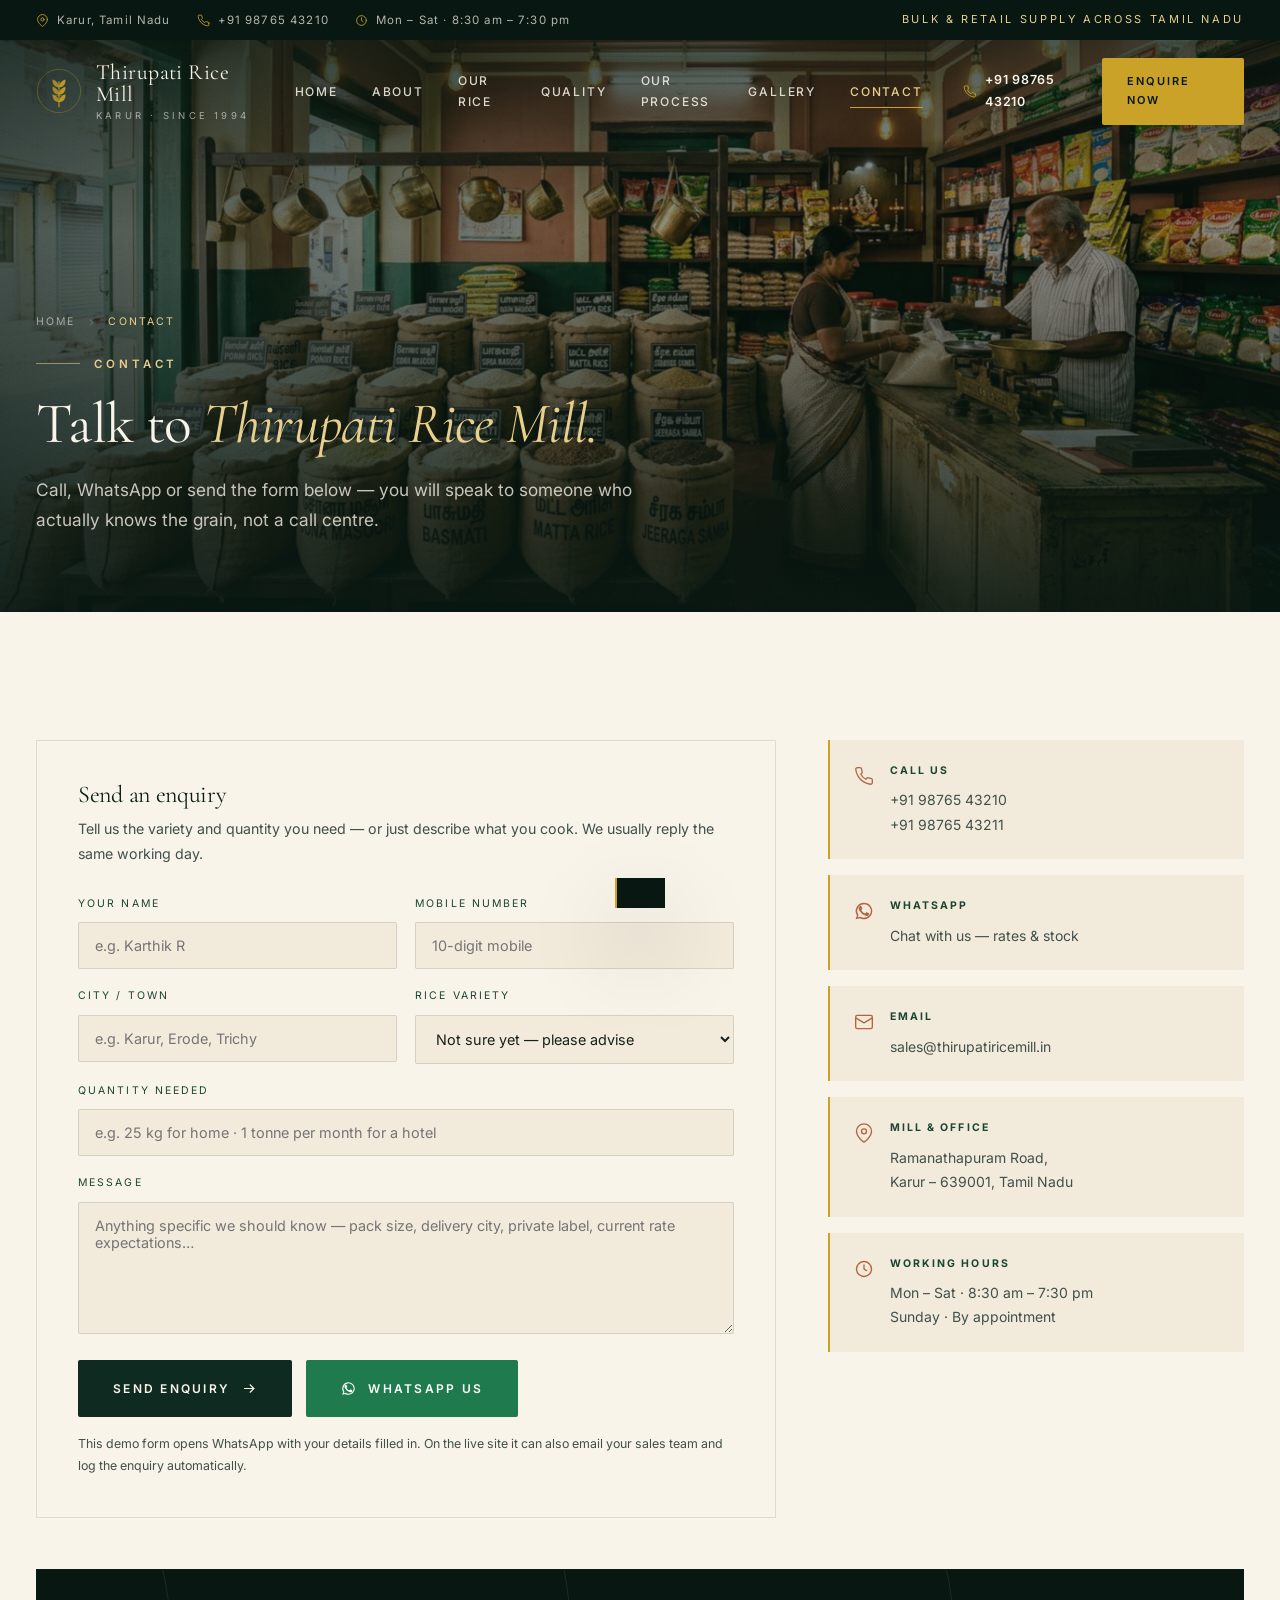
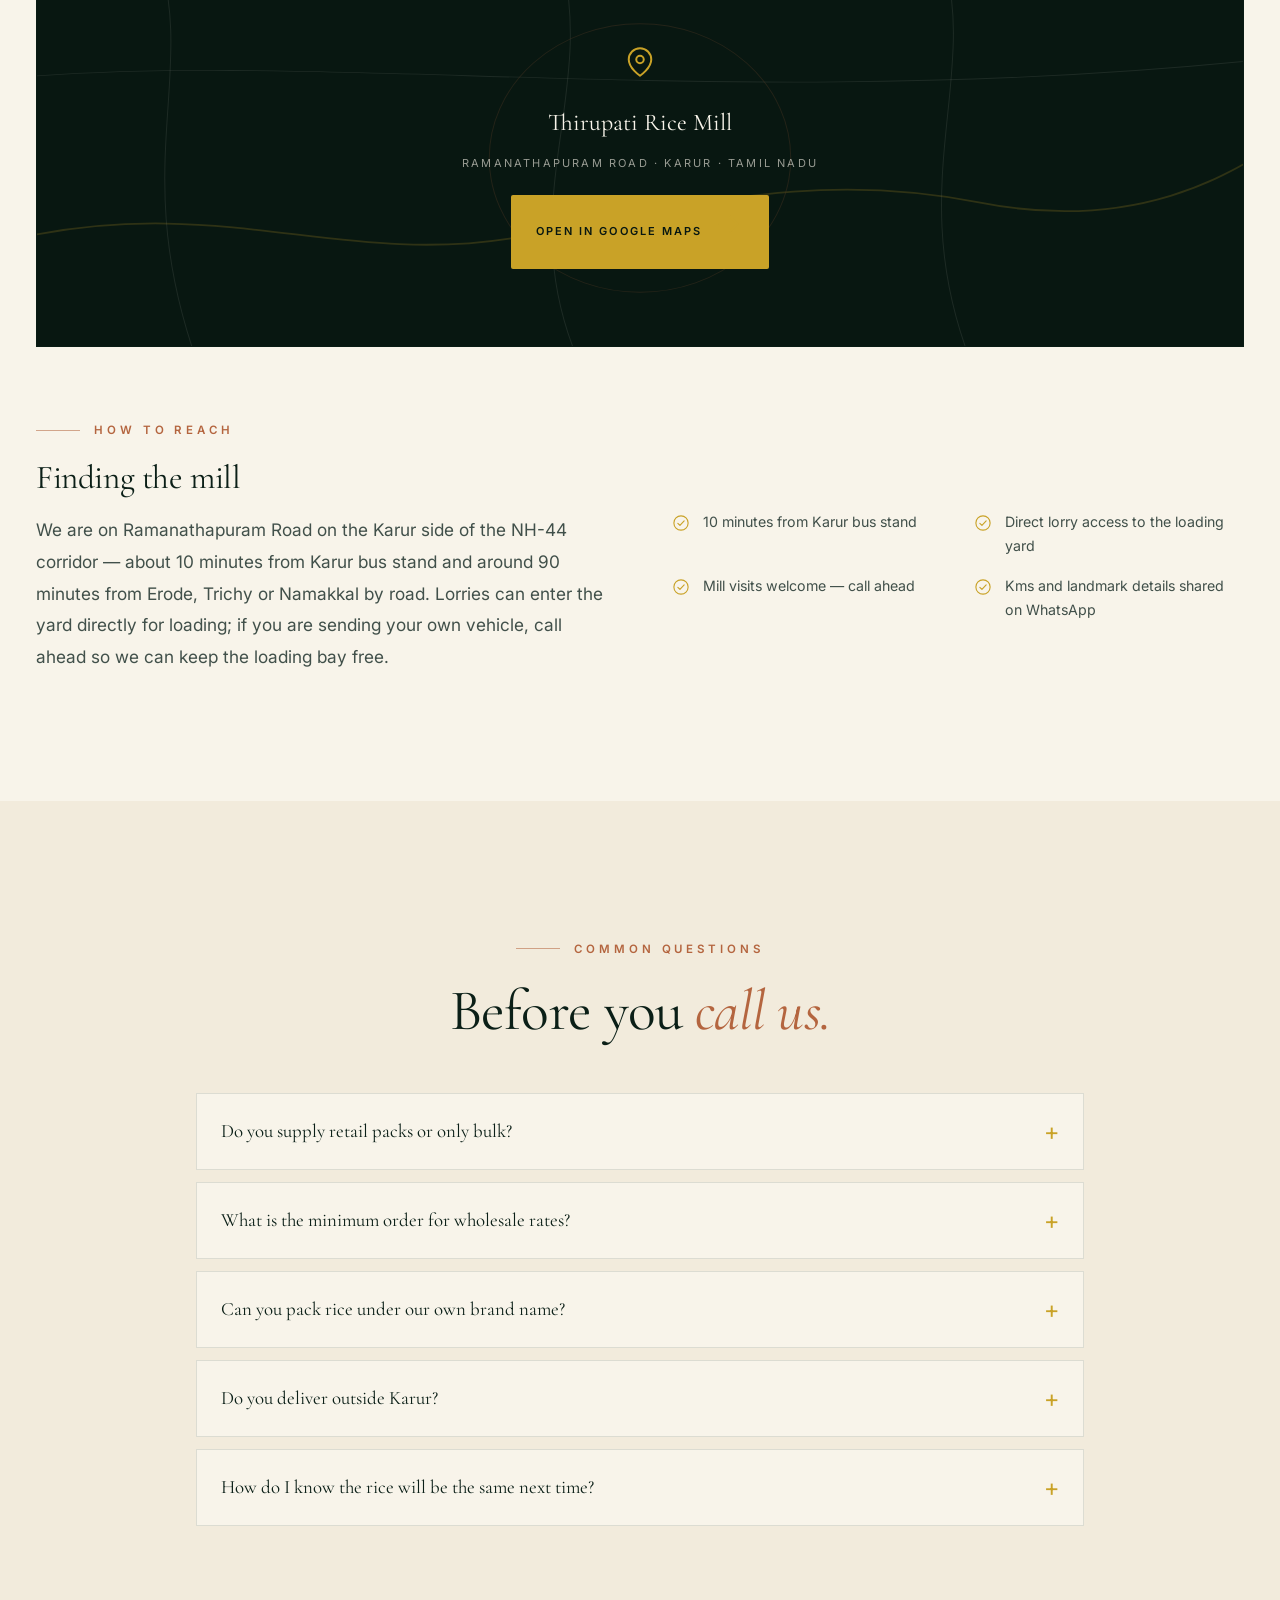
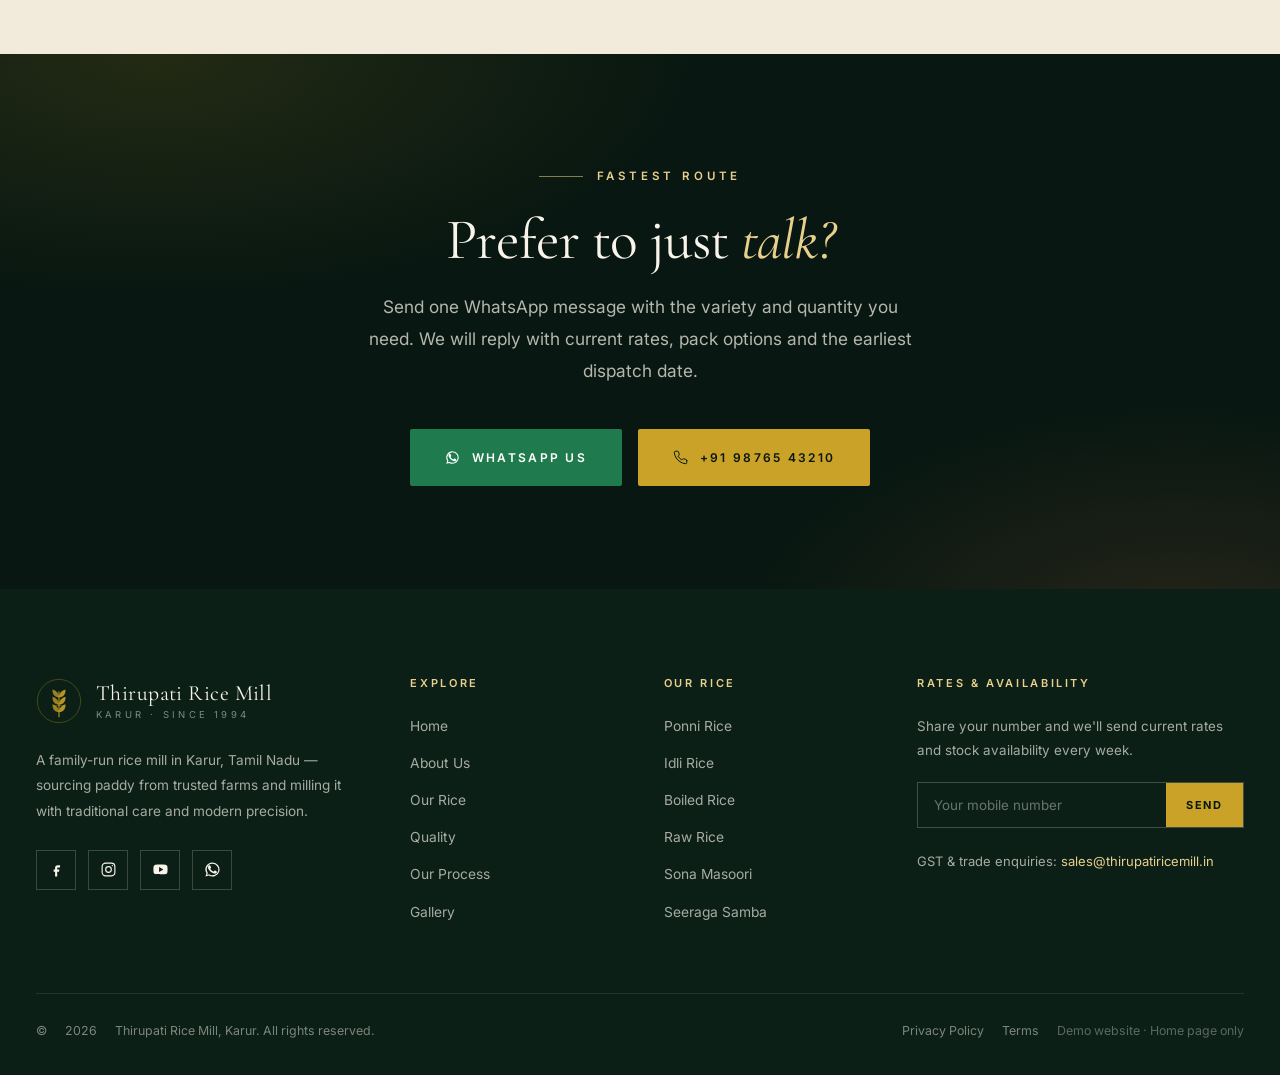
<file: contact.html>
<!DOCTYPE html>
<html lang="en">
<head>
<meta charset="utf-8">
<meta name="viewport" content="width=device-width, initial-scale=1">
<title>Contact — Thirupati Rice Mill, Karur, Tamil Nadu</title>
<meta name="description" content="Call, WhatsApp or send an enquiry to Thirupati Rice Mill, Karur. Retail packs and bulk rice supply across Tamil Nadu.">
<meta name="theme-color" content="#0B1F17">
<meta property="og:title" content="Contact — Thirupati Rice Mill, Karur, Tamil Nadu">
<meta property="og:description" content="Call, WhatsApp or send an enquiry to Thirupati Rice Mill, Karur. Retail packs and bulk rice supply across Tamil Nadu.">
<meta property="og:type" content="website">
<link rel="icon" href="data:image/svg+xml,%3Csvg xmlns='http://www.w3.org/2000/svg' viewBox='0 0 100 100'%3E%3Crect width='100' height='100' fill='%230B1F17'/%3E%3Ctext x='50' y='68' font-family='Georgia,serif' font-size='56' fill='%23C9A227' text-anchor='middle'%3ET%3C/text%3E%3C/svg%3E">
<link rel="preconnect" href="https://fonts.googleapis.com">
<link rel="preconnect" href="https://fonts.gstatic.com" crossorigin>
<link href="https://fonts.googleapis.com/css2?family=Cormorant+Garamond:ital,wght@0,300;0,400;0,500;0,600;1,400;1,500&family=Inter:wght@300;400;500;600;700&display=swap" rel="stylesheet">
<link rel="stylesheet" href="assets/css/style.css">
</head>
<body>
<!-- ================= PRELOADER ================= -->
<div id="preloader">
  <div class="preload-inner">
    <svg class="logo-mark" viewBox="0 0 100 100" aria-hidden="true">
      <use href="#grain-emblem"></use>
    </svg>
    <div class="p-name">Thirupati Rice Mill</div>
    <div class="preload-bar"><span></span></div>
  </div>
</div>

<!-- ================= SVG SPRITE ================= -->
<svg width="0" height="0" style="position:absolute" aria-hidden="true" focusable="false">
  <defs>
    <symbol id="grain-emblem" viewBox="0 0 100 100">
      <circle cx="50" cy="50" r="47" fill="none" stroke="currentColor" stroke-width="1.2" opacity=".55"/>
      <path d="M50 84V30" fill="none" stroke="currentColor" stroke-width="2.2" stroke-linecap="round"/>
      <path d="M50 42c0-8 6-15 14-17 1 9-4 17-14 17z" fill="currentColor" opacity=".9"/>
      <path d="M50 42c0-8-6-15-14-17-1 9 4 17 14 17z" fill="currentColor" opacity=".75"/>
      <path d="M50 58c0-8 6-15 14-17 1 9-4 17-14 17z" fill="currentColor" opacity=".9"/>
      <path d="M50 58c0-8-6-15-14-17-1 9 4 17 14 17z" fill="currentColor" opacity=".75"/>
      <path d="M50 74c0-8 6-15 14-17 1 9-4 17-14 17z" fill="currentColor" opacity=".9"/>
      <path d="M50 74c0-8-6-15-14-17-1 9 4 17 14 17z" fill="currentColor" opacity=".75"/>
      <path d="M40 62c5-3 15-3 20 0" fill="none" stroke="currentColor" stroke-width="1.4" opacity=".7"/>
    </symbol>
    <symbol id="i-phone" viewBox="0 0 24 24" fill="none" stroke="currentColor" stroke-width="1.6" stroke-linecap="round" stroke-linejoin="round"><path d="M22 16.9v3a2 2 0 0 1-2.2 2 19.8 19.8 0 0 1-8.6-3.1 19.5 19.5 0 0 1-6-6A19.8 19.8 0 0 1 2.1 4.2 2 2 0 0 1 4.1 2h3a2 2 0 0 1 2 1.7c.1 1 .4 1.9.7 2.8a2 2 0 0 1-.5 2.1L8.1 9.9a16 16 0 0 0 6 6l1.3-1.3a2 2 0 0 1 2.1-.4c.9.3 1.8.6 2.8.7a2 2 0 0 1 1.7 2z"/></symbol>
    <symbol id="i-pin" viewBox="0 0 24 24" fill="none" stroke="currentColor" stroke-width="1.6" stroke-linecap="round" stroke-linejoin="round"><path d="M21 10c0 7-9 13-9 13S3 17 3 10a9 9 0 1 1 18 0z"/><circle cx="12" cy="10" r="3"/></symbol>
    <symbol id="i-mail" viewBox="0 0 24 24" fill="none" stroke="currentColor" stroke-width="1.6" stroke-linecap="round" stroke-linejoin="round"><rect x="2" y="4" width="20" height="16" rx="2"/><path d="m2 7 10 6 10-6"/></symbol>
    <symbol id="i-clock" viewBox="0 0 24 24" fill="none" stroke="currentColor" stroke-width="1.6" stroke-linecap="round" stroke-linejoin="round"><circle cx="12" cy="12" r="9"/><path d="M12 7v5l3 2"/></symbol>
    <symbol id="i-check" viewBox="0 0 24 24" fill="none" stroke="currentColor" stroke-width="1.7" stroke-linecap="round" stroke-linejoin="round"><path d="M20 6 9 17l-5-5"/></symbol>
    <symbol id="i-check-circle" viewBox="0 0 24 24" fill="none" stroke="currentColor" stroke-width="1.5" stroke-linecap="round" stroke-linejoin="round"><circle cx="12" cy="12" r="9.5"/><path d="m7.8 12.4 2.8 2.8 5.6-6"/></symbol>
    <symbol id="i-arrow-right" viewBox="0 0 24 24" fill="none" stroke="currentColor" stroke-width="1.7" stroke-linecap="round" stroke-linejoin="round"><path d="M4 12h15"/><path d="m13 6 6 6-6 6"/></symbol>
    <symbol id="i-arrow-up" viewBox="0 0 24 24" fill="none" stroke="currentColor" stroke-width="1.8" stroke-linecap="round" stroke-linejoin="round"><path d="M12 20V5"/><path d="m6 11 6-6 6 6"/></symbol>
    <symbol id="i-whatsapp" viewBox="0 0 24 24" fill="currentColor"><path d="M17.5 14.4c-.3-.2-1.8-.9-2-1s-.5-.2-.7.2-.8 1-1 1.2-.4.2-.7.1a8.2 8.2 0 0 1-2.4-1.5 9 9 0 0 1-1.7-2.1c-.2-.3 0-.5.1-.7l.5-.6a1.8 1.8 0 0 0 .3-.5.6.6 0 0 0 0-.6c0-.2-.7-1.7-1-2.3s-.5-.5-.7-.5h-.6a1.2 1.2 0 0 0-.9.4A3.6 3.6 0 0 0 5.6 9a6.3 6.3 0 0 0 1.3 3.3 14.2 14.2 0 0 0 5.5 4.8c2 .8 2.8.9 3.5.8a3 3 0 0 0 2.1-1.5 2.6 2.6 0 0 0 .2-1.4c-.1-.2-.3-.2-.7-.4zM12 2a10 10 0 0 0-8.5 15.3L2 22l4.8-1.4A10 10 0 1 0 12 2zm0 18.2a8.2 8.2 0 0 1-4.2-1.2l-.3-.2-2.9.8.8-2.8-.2-.3A8.2 8.2 0 1 1 12 20.2z"/></symbol>
    <symbol id="i-instagram" viewBox="0 0 24 24" fill="none" stroke="currentColor" stroke-width="1.6"><rect x="3" y="3" width="18" height="18" rx="5"/><circle cx="12" cy="12" r="4"/><circle cx="17.5" cy="6.5" r="1" fill="currentColor" stroke="none"/></symbol>
    <symbol id="i-facebook" viewBox="0 0 24 24" fill="currentColor"><path d="M14 9h3V6h-3a4 4 0 0 0-4 4v2H8v3h2v7h3v-7h2.6l.4-3H13v-1.6c0-.8.3-1.4 1-1.4z"/></symbol>
    <symbol id="i-youtube" viewBox="0 0 24 24" fill="currentColor"><path d="M22 12s0-3.2-.4-4.7a2.5 2.5 0 0 0-1.7-1.8C18.3 5 12 5 12 5s-6.3 0-7.9.5A2.5 2.5 0 0 0 2.4 7.3C2 8.8 2 12 2 12s0 3.2.4 4.7a2.5 2.5 0 0 0 1.7 1.8C5.7 19 12 19 12 19s6.3 0 7.9-.5a2.5 2.5 0 0 0 1.7-1.8C22 15.2 22 12 22 12zM10 15.5v-7l6 3.5z"/></symbol>
    <!-- Why Thirupati icons -->
    <symbol id="i-grain-select" viewBox="0 0 48 48" fill="none" stroke="currentColor" stroke-width="1.5" stroke-linecap="round" stroke-linejoin="round">
      <path d="M24 42V18"/><path d="M24 24c0-5 4-9 9-10 .5 5.5-3 10-9 10z"/><path d="M24 24c0-5-4-9-9-10-.5 5.5 3 10 9 10z"/>
      <path d="M24 33c0-5 4-9 9-10 .5 5.5-3 10-9 10z"/><path d="M24 33c0-5-4-9-9-10-.5 5.5 3 10 9 10z"/>
      <path d="M14 8h20"/><path d="M24 8v5"/>
    </symbol>
    <symbol id="i-mill-modern" viewBox="0 0 48 48" fill="none" stroke="currentColor" stroke-width="1.5" stroke-linecap="round" stroke-linejoin="round">
      <path d="M6 42h36"/><path d="M9 42V20l10-6 10 6v22"/><path d="M29 42V24h10v18"/>
      <path d="M15 26h6v6h-6z"/><path d="M15 36h6"/><path d="M33 30h3"/><path d="M33 36h3"/>
      <path d="M24 14v-4"/>
    </symbol>
    <symbol id="i-hygiene" viewBox="0 0 48 48" fill="none" stroke="currentColor" stroke-width="1.5" stroke-linecap="round" stroke-linejoin="round">
      <path d="M24 6 8 12v12c0 9 6.8 15.4 16 18 9.2-2.6 16-9 16-18V12z"/>
      <path d="m17 24 5 5 10-11"/>
    </symbol>
    <symbol id="i-consistent" viewBox="0 0 48 48" fill="none" stroke="currentColor" stroke-width="1.5" stroke-linecap="round" stroke-linejoin="round">
      <path d="M9 40V26"/><path d="M20 40V18"/><path d="M31 40V30"/><path d="M42 40V12"/>
      <path d="m33 10 9 2-2 9"/>
    </symbol>
    <!-- Process icons -->
    <symbol id="i-paddy" viewBox="0 0 48 48" fill="none" stroke="currentColor" stroke-width="1.5" stroke-linecap="round" stroke-linejoin="round">
      <path d="M24 42V14"/><path d="M24 20c0-4.5 3.6-8.2 8.2-9 .4 5-2.7 9-8.2 9z"/><path d="M24 20c0-4.5-3.6-8.2-8.2-9-.4 5 2.7 9 8.2 9z"/>
      <path d="M24 30c0-4.5 3.6-8.2 8.2-9 .4 5-2.7 9-8.2 9z"/><path d="M24 30c0-4.5-3.6-8.2-8.2-9-.4 5 2.7 9 8.2 9z"/>
    </symbol>
    <symbol id="i-cleaning" viewBox="0 0 48 48" fill="none" stroke="currentColor" stroke-width="1.5" stroke-linecap="round" stroke-linejoin="round">
      <path d="M14 14h20l-3 26H17z"/><path d="M11 9h26"/><path d="M24 22v12"/><path d="M20 27h8"/><path d="M39 20l1.5 2 2.5.6-2 1.8.5 2.6-2.5-1.4-2.5 1.4.5-2.6-2-1.8 2.5-.6z"/>
    </symbol>
    <symbol id="i-milling" viewBox="0 0 48 48" fill="none" stroke="currentColor" stroke-width="1.5" stroke-linecap="round" stroke-linejoin="round">
      <circle cx="24" cy="24" r="13"/><circle cx="24" cy="24" r="4"/>
      <path d="M24 11v6M24 31v6M11 24h6M31 24h6M15 15l4 4M29 29l4 4M33 15l-4 4M19 29l-4 4"/>
    </symbol>
    <symbol id="i-grading" viewBox="0 0 48 48" fill="none" stroke="currentColor" stroke-width="1.5" stroke-linecap="round" stroke-linejoin="round">
      <path d="M8 16h32"/><path d="M8 24h22"/><path d="M8 32h13"/>
      <circle cx="36" cy="24" r="2.4"/><circle cx="27" cy="32" r="2.4"/><circle cx="15" cy="38" r="2.4"/>
    </symbol>
    <symbol id="i-qc" viewBox="0 0 48 48" fill="none" stroke="currentColor" stroke-width="1.5" stroke-linecap="round" stroke-linejoin="round">
      <circle cx="21" cy="21" r="12"/><path d="m30 30 9 9"/><path d="m16 21 3.6 3.6L26 18"/>
    </symbol>
    <symbol id="i-packing" viewBox="0 0 48 48" fill="none" stroke="currentColor" stroke-width="1.5" stroke-linecap="round" stroke-linejoin="round">
      <path d="M24 8 8 16v18l16 8 16-8V16z"/><path d="M8 16l16 8 16-8"/><path d="M24 24v18"/>
      <path d="M16 12 32 20"/>
    </symbol>
    <symbol id="i-leaf" viewBox="0 0 24 24" fill="none" stroke="currentColor" stroke-width="1.6" stroke-linecap="round" stroke-linejoin="round"><path d="M20 4C10 4 4 9 4 16a6 6 0 0 0 6 6c7 0 10-8 10-18z"/><path d="M4 20c4-6 8-9 13-11"/></symbol>
    <symbol id="i-truck" viewBox="0 0 24 24" fill="none" stroke="currentColor" stroke-width="1.6" stroke-linecap="round" stroke-linejoin="round"><path d="M2 7h11v9H2z"/><path d="M13 10h4l4 4v2h-8z"/><circle cx="6" cy="18" r="2"/><circle cx="17" cy="18" r="2"/></symbol>
    <symbol id="i-scale" viewBox="0 0 24 24" fill="none" stroke="currentColor" stroke-width="1.6" stroke-linecap="round" stroke-linejoin="round"><path d="M12 4v16"/><path d="M6 20h12"/><path d="M4 8h16"/><path d="M4 8 1.5 15h5z"/><path d="M20 8l2.5 7h-5z"/></symbol>
      <symbol id="i-chevron-right" viewBox="0 0 24 24" fill="none" stroke="currentColor" stroke-width="2" stroke-linecap="round" stroke-linejoin="round"><path d="m9 6 6 6-6 6"/></symbol>
    <symbol id="i-close" viewBox="0 0 24 24" fill="none" stroke="currentColor" stroke-width="1.8" stroke-linecap="round"><path d="M6 6 18 18M18 6 6 18"/></symbol>
    <symbol id="i-arrow-left" viewBox="0 0 24 24" fill="none" stroke="currentColor" stroke-width="1.7" stroke-linecap="round" stroke-linejoin="round"><path d="M20 12H5"/><path d="m11 6-6 6 6 6"/></symbol>
    <symbol id="i-award" viewBox="0 0 24 24" fill="none" stroke="currentColor" stroke-width="1.6" stroke-linecap="round" stroke-linejoin="round"><circle cx="12" cy="9" r="5.5"/><path d="m8.5 13.5-1.5 7 5-2.6 5 2.6-1.5-7"/></symbol>
    <symbol id="i-shield" viewBox="0 0 24 24" fill="none" stroke="currentColor" stroke-width="1.6" stroke-linecap="round" stroke-linejoin="round"><path d="M12 3 5 6v6c0 4.6 3.4 7.7 7 9 3.6-1.3 7-4.4 7-9V6z"/><path d="m9 12 2.2 2.2L15.5 10"/></symbol>
    <symbol id="i-droplet" viewBox="0 0 24 24" fill="none" stroke="currentColor" stroke-width="1.6" stroke-linecap="round" stroke-linejoin="round"><path d="M12 3s6 6.6 6 10.6A6 6 0 0 1 6 13.6C6 9.6 12 3 12 3z"/></symbol>
    <symbol id="i-factory" viewBox="0 0 24 24" fill="none" stroke="currentColor" stroke-width="1.6" stroke-linecap="round" stroke-linejoin="round"><path d="M3 21h18"/><path d="M4 21V10l5 3V10l5 3V7l6 4v10"/><path d="M8 21v-4h3v4"/></symbol>
</defs>
</svg>

<!-- ================= HEADER ================= -->
<header class="site-header" id="siteHeader">
  <div class="topbar">
    <div class="container">
      <ul>
        <li><svg><use href="#i-pin"></use></svg> Karur, Tamil Nadu</li>
        <li><svg><use href="#i-phone"></use></svg> <a href="tel:+919876543210">+91 98765 43210</a></li>
        <li><svg><use href="#i-clock"></use></svg> Mon – Sat · 8:30 am – 7:30 pm</li>
      </ul>
      <span class="topbar-tag">Bulk &amp; Retail Supply Across Tamil Nadu</span>
    </div>
  </div>

  <div class="nav-shell">
    <div class="navbar">
      <a href="index.html" class="brand" aria-label="Thirupati Rice Mill — home">
        <svg class="brand-mark" viewBox="0 0 100 100" aria-hidden="true"><use href="#grain-emblem"></use></svg>
        <span class="brand-text">
          <span class="brand-name">Thirupati Rice Mill</span>
          <span class="brand-sub">Karur · Since 1994</span>
        </span>
      </a>

      <nav class="main-nav" aria-label="Primary">
        <a href="index.html">Home</a>
        <a href="about.html">About</a>
        <a href="rice.html">Our Rice</a>
        <a href="quality.html">Quality</a>
        <a href="process.html">Our Process</a>
        <a href="gallery.html">Gallery</a>
        <a href="contact.html" class="active">Contact</a>
      </nav>

      <div class="nav-actions">
        <a class="nav-phone" href="tel:+919876543210"><svg><use href="#i-phone"></use></svg> +91 98765 43210</a>
        <a class="btn btn--gold btn--sm" href="contact.html">Enquire Now</a>
        <button class="menu-toggle" id="menuToggle" aria-label="Open menu" aria-expanded="false" aria-controls="mobileNav"><span></span></button>
      </div>
    </div>
  </div>
</header>

<!-- ================= MOBILE NAV ================= -->
<nav class="mobile-nav" id="mobileNav" aria-label="Mobile">
  <a href="index.html" class="m-link">Home <span>01</span></a>
  <a href="#" class="m-link" data-demo="About">About <span>02</span></a>
  <a href="#" class="m-link" data-demo="Our Rice">Our Rice <span>03</span></a>
  <a href="#" class="m-link" data-demo="Quality">Quality <span>04</span></a>
  <a href="#" class="m-link" data-demo="Our Process">Our Process <span>05</span></a>
  <a href="#" class="m-link" data-demo="Gallery">Gallery <span>06</span></a>
  <a href="#" class="m-link" data-demo="Contact">Contact <span>07</span></a>
  <div class="m-foot">
    <strong>Mill &amp; Office</strong>
    Ramanathapuram Road, Karur – 639001, Tamil Nadu<br>
    <a href="tel:+919876543210" style="color:var(--gold-soft)">+91 98765 43210</a>
  </div>
</nav>

<main>

<section class="page-hero">
  <div class="page-hero-media"><img src="assets/images/shop-interior.jpg" alt="Open sacks of rice varieties in the shop" fetchpriority="high"></div>
  <div class="hero-grain" aria-hidden="true"></div>
  <div class="page-hero-inner container">
    <nav class="breadcrumb" aria-label="Breadcrumb">
      <a href="index.html">Home</a>
      <svg><use href="#i-chevron-right"></use></svg>
      <span aria-current="page">Contact</span>
    </nav>
    <span class="eyebrow eyebrow--light" style="margin-top:22px">Contact</span>
    <h1 class="display-2">Talk to <em>Thirupati Rice Mill.</em></h1>
    <p>Call, WhatsApp or send the form below — you will speak to someone who actually knows the grain, not a call centre.</p>
  </div>
</section>
<section class="section">
  <div class="container">
    <div class="contact-grid">
      <div class="card-panel" data-reveal="left">
        <h3>Send an enquiry</h3>
        <p class="muted" style="font-size:14.2px;margin-bottom:28px">Tell us the variety and quantity you need — or just describe what you cook. We usually reply the same working day.</p>
        <form data-enquiry novalidate>
          <div class="form-row">
            <div class="form-field">
              <label for="f-name">Your name</label>
              <input id="f-name" name="name" type="text" placeholder="e.g. Karthik R" required>
            </div>
            <div class="form-field">
              <label for="f-phone">Mobile number</label>
              <input id="f-phone" name="phone" type="tel" inputmode="numeric" placeholder="10-digit mobile" required>
            </div>
          </div>
          <div class="form-row">
            <div class="form-field">
              <label for="f-city">City / town</label>
              <input id="f-city" name="city" type="text" placeholder="e.g. Karur, Erode, Trichy">
            </div>
            <div class="form-field">
              <label for="f-variety">Rice variety</label>
              <select id="f-variety" name="variety">
                <option value="">Not sure yet — please advise</option>
                <option>Ponni Rice</option>
                <option>Idli Rice</option>
                <option>Boiled Rice</option>
                <option>Raw Rice</option>
                <option>Sona Masoori</option>
                <option>Seeraga Samba</option>
                <option>Mixed / multiple varieties</option>
              </select>
            </div>
          </div>
          <div class="form-field">
            <label for="f-qty">Quantity needed</label>
            <input id="f-qty" name="quantity" type="text" placeholder="e.g. 25 kg for home · 1 tonne per month for a hotel">
          </div>
          <div class="form-field">
            <label for="f-msg">Message</label>
            <textarea id="f-msg" name="message" placeholder="Anything specific we should know — pack size, delivery city, private label, current rate expectations…"></textarea>
          </div>
          <div class="form-actions">
            <button class="btn btn--forest" type="submit">Send Enquiry <svg><use href="#i-arrow-right"></use></svg></button>
            <a class="btn btn--wa" href="https://wa.me/919876543210?text=Hello%20Thirupati%20Rice%20Mill%2C%20I%20would%20like%20to%20enquire%20about%20rice." target="_blank" rel="noopener"><svg><use href="#i-whatsapp"></use></svg> WhatsApp Us</a>
          </div>
          <p class="form-note">This demo form opens WhatsApp with your details filled in. On the live site it can also email your sales team and log the enquiry automatically.</p>
        </form>
      </div>

      <div class="contact-cards" data-reveal="right">
        <div class="contact-card">
          <svg><use href="#i-phone"></use></svg>
          <div>
            <b>Call us</b>
            <a href="tel:+919876543210">+91 98765 43210</a>
            <a href="tel:+919876543211">+91 98765 43211</a>
          </div>
        </div>
        <div class="contact-card">
          <svg><use href="#i-whatsapp"></use></svg>
          <div>
            <b>WhatsApp</b>
            <a href="https://wa.me/919876543210" target="_blank" rel="noopener">Chat with us — rates &amp; stock</a>
          </div>
        </div>
        <div class="contact-card">
          <svg><use href="#i-mail"></use></svg>
          <div>
            <b>Email</b>
            <a href="mailto:sales@thirupatiricemill.in">sales@thirupatiricemill.in</a>
          </div>
        </div>
        <div class="contact-card">
          <svg><use href="#i-pin"></use></svg>
          <div>
            <b>Mill &amp; office</b>
            <p>Ramanathapuram Road,<br>Karur – 639001, Tamil Nadu</p>
          </div>
        </div>
        <div class="contact-card">
          <svg><use href="#i-clock"></use></svg>
          <div>
            <b>Working hours</b>
            <p>Mon – Sat · 8:30 am – 7:30 pm<br>Sunday · By appointment</p>
          </div>
        </div>
      </div>
    </div>

    <div class="map-card" data-reveal="fade">
      <svg class="map-art" viewBox="0 0 1200 420" preserveAspectRatio="none" aria-hidden="true">
        <path d="M-20 300 C 180 250, 300 330, 470 300 S 760 220, 940 260 1220 200 1240 190" fill="none" stroke="#C9A227" stroke-width="2" opacity=".5"/>
        <path d="M120 -20 C 160 120, 90 220, 160 440" fill="none" stroke="#F8F4EA" stroke-width="1" opacity=".22"/>
        <path d="M520 -20 C 560 140, 470 260, 540 440" fill="none" stroke="#F8F4EA" stroke-width="1" opacity=".22"/>
        <path d="M900 -20 C 940 120, 860 240, 930 440" fill="none" stroke="#F8F4EA" stroke-width="1" opacity=".22"/>
        <path d="M-20 120 C 300 90, 700 160, 1220 100" fill="none" stroke="#F8F4EA" stroke-width="1" opacity=".22"/>
        <circle cx="600" cy="210" r="150" fill="none" stroke="#B4653F" stroke-width="1" opacity=".4"/>
      </svg>
      <div class="map-pin">
        <svg><use href="#i-pin"></use></svg>
        <b>Thirupati Rice Mill</b>
        <span>Ramanathapuram Road · Karur · Tamil Nadu</span>
        <a class="btn btn--gold btn--sm" href="https://maps.google.com/?q=Ramanathapuram+Road,+Karur,+Tamil+Nadu" target="_blank" rel="noopener">Open in Google Maps <svg><use href="#i-arrow-right"></use></svg></a>
      </div>
    </div>

    <div class="split" style="margin-top:clamp(44px,5vw,66px)">
      <div class="split-body" data-reveal="left">
        <span class="eyebrow">How to Reach</span>
        <h2 class="display-3" style="margin:20px 0 18px">Finding the mill</h2>
        <p class="lead">We are on Ramanathapuram Road on the Karur side of the NH-44 corridor — about 10 minutes from Karur bus stand and around 90 minutes from Erode, Trichy or Namakkal by road. Lorries can enter the yard directly for loading; if you are sending your own vehicle, call ahead so we can keep the loading bay free.</p>
      </div>
      <div data-reveal="right">
        <ul class="check-grid"><li><svg><use href="#i-check-circle"></use></svg><span>10 minutes from Karur bus stand</span></li><li><svg><use href="#i-check-circle"></use></svg><span>Direct lorry access to the loading yard</span></li><li><svg><use href="#i-check-circle"></use></svg><span>Mill visits welcome — call ahead</span></li><li><svg><use href="#i-check-circle"></use></svg><span>Kms and landmark details shared on WhatsApp</span></li></ul>
      </div>
    </div>
  </div>
</section>

<section class="section section--alt">
  <div class="container container-narrow">
    <div class="section-head section-head--center" style="margin-inline:auto;text-align:center">
      <span class="eyebrow eyebrow--center" data-reveal="fade">Common Questions</span>
      <h2 class="display-2" data-reveal>Before you <em class="serif-italic">call us.</em></h2>
    </div>
    <div class="faq">
      <details data-reveal="fade">
        <summary>Do you supply retail packs or only bulk?</summary>
        <div class="faq-body">Both. Homes can order from 1 kg, 5 kg and 10 kg printed packs, and we supply 26 kg and 50 kg trade bags to shops, hotels, caterers and distributors. There is no minimum for a retail order collected at the mill.</div>
      </details>
      <details data-reveal="fade">
        <summary>What is the minimum order for wholesale rates?</summary>
        <div class="faq-body">Wholesale rates usually start from about 500 kg per month. If you run a small mess or a single shop, talk to us anyway — we would rather start small with you and grow than lose a good customer over a number on paper.</div>
      </details>
      <details data-reveal="fade">
        <summary>Can you pack rice under our own brand name?</summary>
        <div class="faq-body">Yes. We do private-label packing for distributors and regional brands — your name and design on the pack, with the variety and grade milled to your specification. Minimum order quantities and print costs are shared on enquiry.</div>
      </details>
      <details data-reveal="fade">
        <summary>Do you deliver outside Karur?</summary>
        <div class="faq-body">We dispatch across Tamil Nadu and to neighbouring states through our transport partners. For larger trade orders we arrange the lorry; for smaller orders we will tell you the most economical option honestly, even if that means you sending your own vehicle.</div>
      </details>
      <details data-reveal="fade">
        <summary>How do I know the rice will be the same next time?</summary>
        <div class="faq-body">Every batch gets a record and a retained sample. If a bag cooks differently from the last one, tell us — we will pull the sample, compare it with your batch and correct it in the next dispatch. Consistency, not perfection, is what a kitchen actually needs.</div>
      </details>
    </div>
  </div>
</section>

<section class="section final final--slim">
  <div class="container">
    <div class="final-inner">
      <span class="eyebrow eyebrow--light eyebrow--center" data-reveal="fade">Fastest Route</span>
      <h2 class="display-2" data-reveal>Prefer to just <em>talk?</em></h2>
      <p class="lead" data-reveal data-delay="1" style="color:rgba(248,244,234,.72)">Send one WhatsApp message with the variety and quantity you need. We will reply with current rates, pack options and the earliest dispatch date.</p>
      <div class="final-actions" data-reveal data-delay="2">
        <a class="btn btn--wa" href="https://wa.me/919876543210?text=Hello%20Thirupati%20Rice%20Mill%2C%20I%20would%20like%20to%20enquire%20about%20rice." target="_blank" rel="noopener"><svg><use href="#i-whatsapp"></use></svg> WhatsApp Us</a>
        <a class="btn btn--gold" href="tel:+919876543210"><svg><use href="#i-phone"></use></svg> +91 98765 43210</a>
      </div>
    </div>
  </div>
</section>

</main>

<!-- ================= FOOTER ================= -->
<footer class="site-footer">
  <div class="container">
    <div class="footer-grid">
      <div class="footer-brand">
        <a href="index.html" class="brand">
          <svg class="brand-mark" viewBox="0 0 100 100" aria-hidden="true"><use href="#grain-emblem"></use></svg>
          <span class="brand-text">
            <span class="brand-name">Thirupati Rice Mill</span>
            <span class="brand-sub">Karur · Since 1994</span>
          </span>
        </a>
        <p>A family-run rice mill in Karur, Tamil Nadu — sourcing paddy from trusted farms and milling it with traditional care and modern precision.</p>
        <div class="footer-social">
          <a href="#" data-demo="Facebook" aria-label="Facebook"><svg><use href="#i-facebook"></use></svg></a>
          <a href="#" data-demo="Instagram" aria-label="Instagram"><svg><use href="#i-instagram"></use></svg></a>
          <a href="#" data-demo="YouTube" aria-label="YouTube"><svg><use href="#i-youtube"></use></svg></a>
          <a href="https://wa.me/919876543210" target="_blank" rel="noopener" aria-label="WhatsApp"><svg><use href="#i-whatsapp"></use></svg></a>
        </div>
      </div>

      <div class="footer-col">
        <h4>Explore</h4>
        <ul>
          <li><a href="index.html">Home</a></li>
          <li><a href="about.html">About Us</a></li>
          <li><a href="rice.html">Our Rice</a></li>
          <li><a href="quality.html">Quality</a></li>
          <li><a href="process.html">Our Process</a></li>
          <li><a href="gallery.html">Gallery</a></li>
        </ul>
      </div>

      <div class="footer-col">
        <h4>Our Rice</h4>
        <ul>
          <li><a href="rice.html#ponni">Ponni Rice</a></li>
          <li><a href="rice.html#idli">Idli Rice</a></li>
          <li><a href="rice.html#boiled">Boiled Rice</a></li>
          <li><a href="rice.html#raw">Raw Rice</a></li>
          <li><a href="rice.html#sona-masoori">Sona Masoori</a></li>
          <li><a href="rice.html#seeraga-samba">Seeraga Samba</a></li>
        </ul>
      </div>

      <div class="footer-col footer-news">
        <h4>Rates &amp; Availability</h4>
        <p>Share your number and we'll send current rates and stock availability every week.</p>
        <form class="footer-form" onsubmit="return false;">
          <input type="tel" placeholder="Your mobile number" aria-label="Your mobile number">
          <button type="submit" data-demo="Newsletter signup">Send</button>
        </form>
        <p style="margin-top:22px;font-size:13px;">GST &amp; trade enquiries: <a href="mailto:sales@thirupatiricemill.in" style="color:var(--gold-soft)">sales@thirupatiricemill.in</a></p>
      </div>
    </div>

    <div class="footer-bottom">
      <span>© <span id="year">2026</span> Thirupati Rice Mill, Karur. All rights reserved.</span>
      <span>
        <a href="#" data-demo="Privacy Policy">Privacy Policy</a>
        <a href="#" data-demo="Terms">Terms</a>
        <span style="color:rgba(248,244,234,.34)">Demo website · Home page only</span>
      </span>
    </div>
  </div>
</footer>

<!-- Floating actions -->
<a class="wa-float" id="waFloat" href="https://wa.me/919876543210?text=Hello%20Thirupati%20Rice%20Mill%2C%20I%20would%20like%20to%20enquire%20about%20rice." target="_blank" rel="noopener" aria-label="Chat on WhatsApp">
  <svg><use href="#i-whatsapp"></use></svg>
</a>
<button class="to-top" id="toTop" aria-label="Back to top"><svg><use href="#i-arrow-up"></use></svg></button>
<div class="toast" id="toast" role="status" aria-live="polite"></div>

<script src="assets/js/main.js"></script>
</body>
</html>
</file>
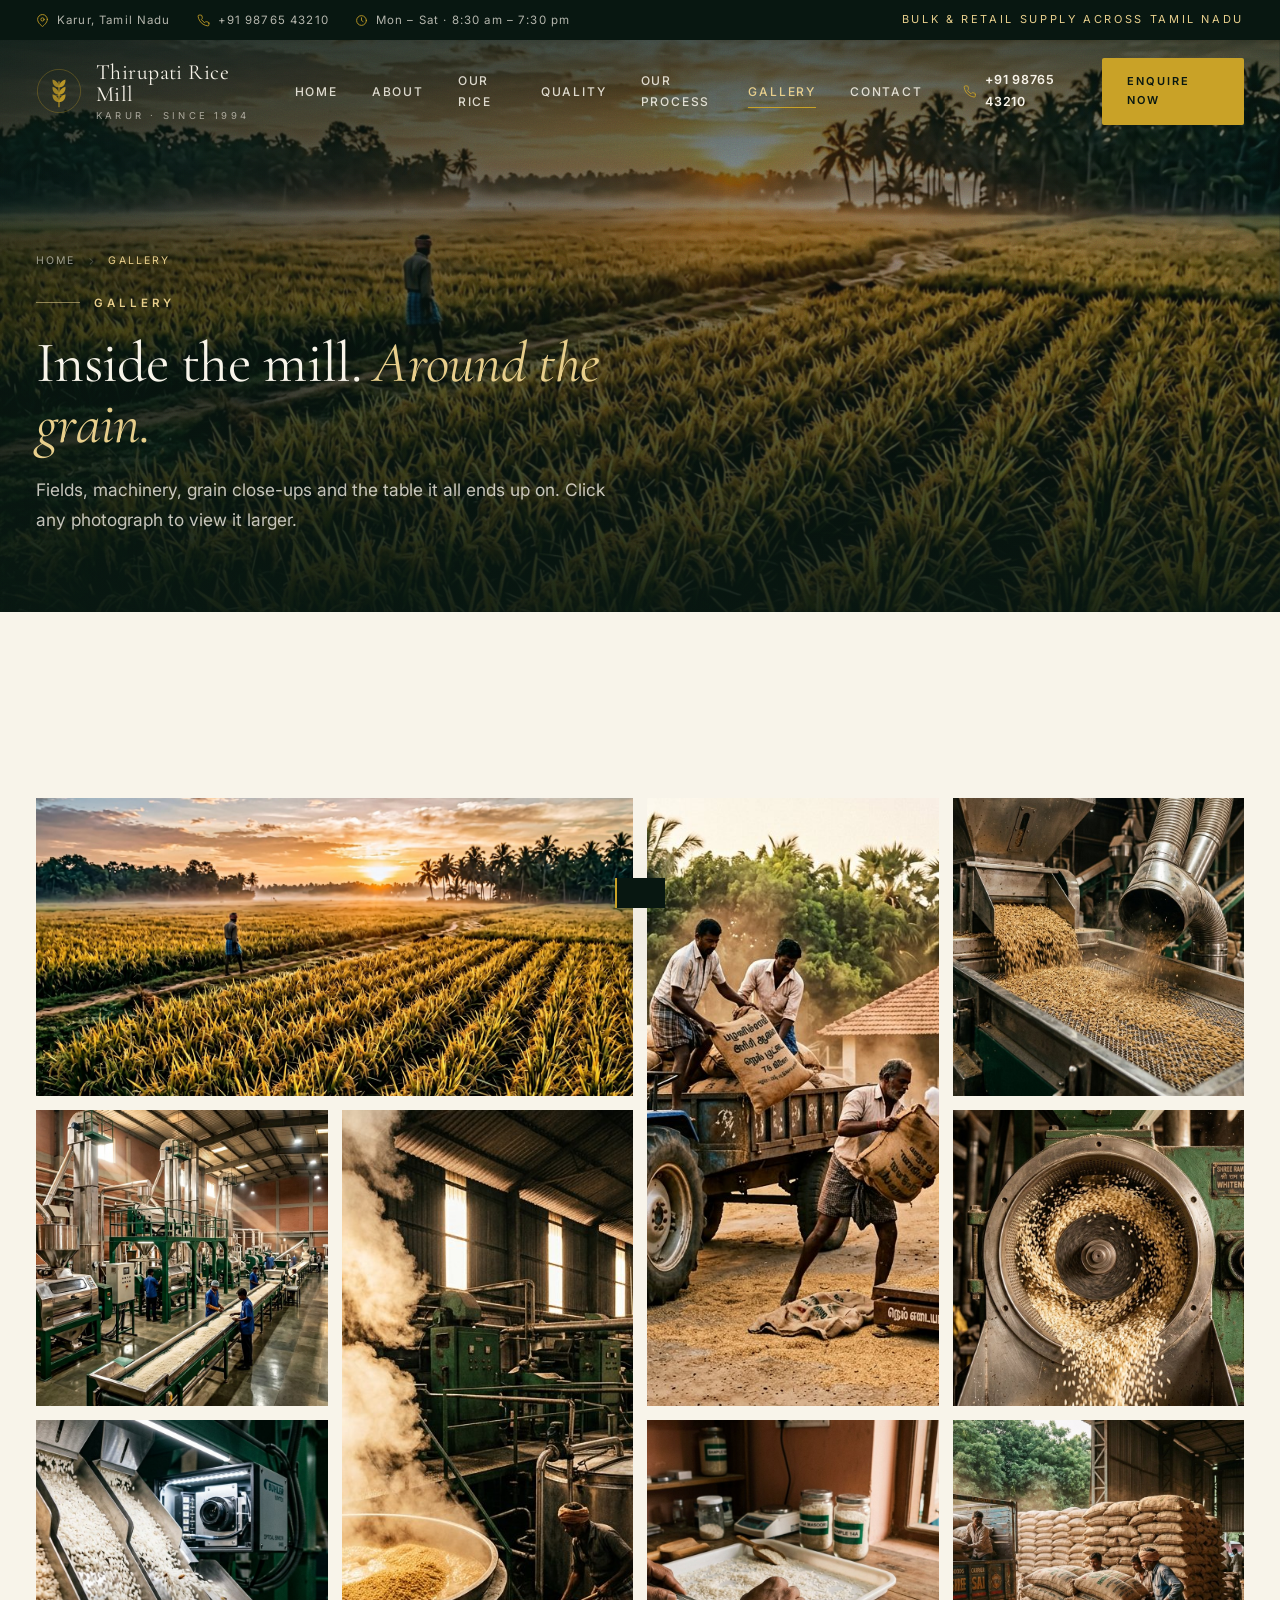
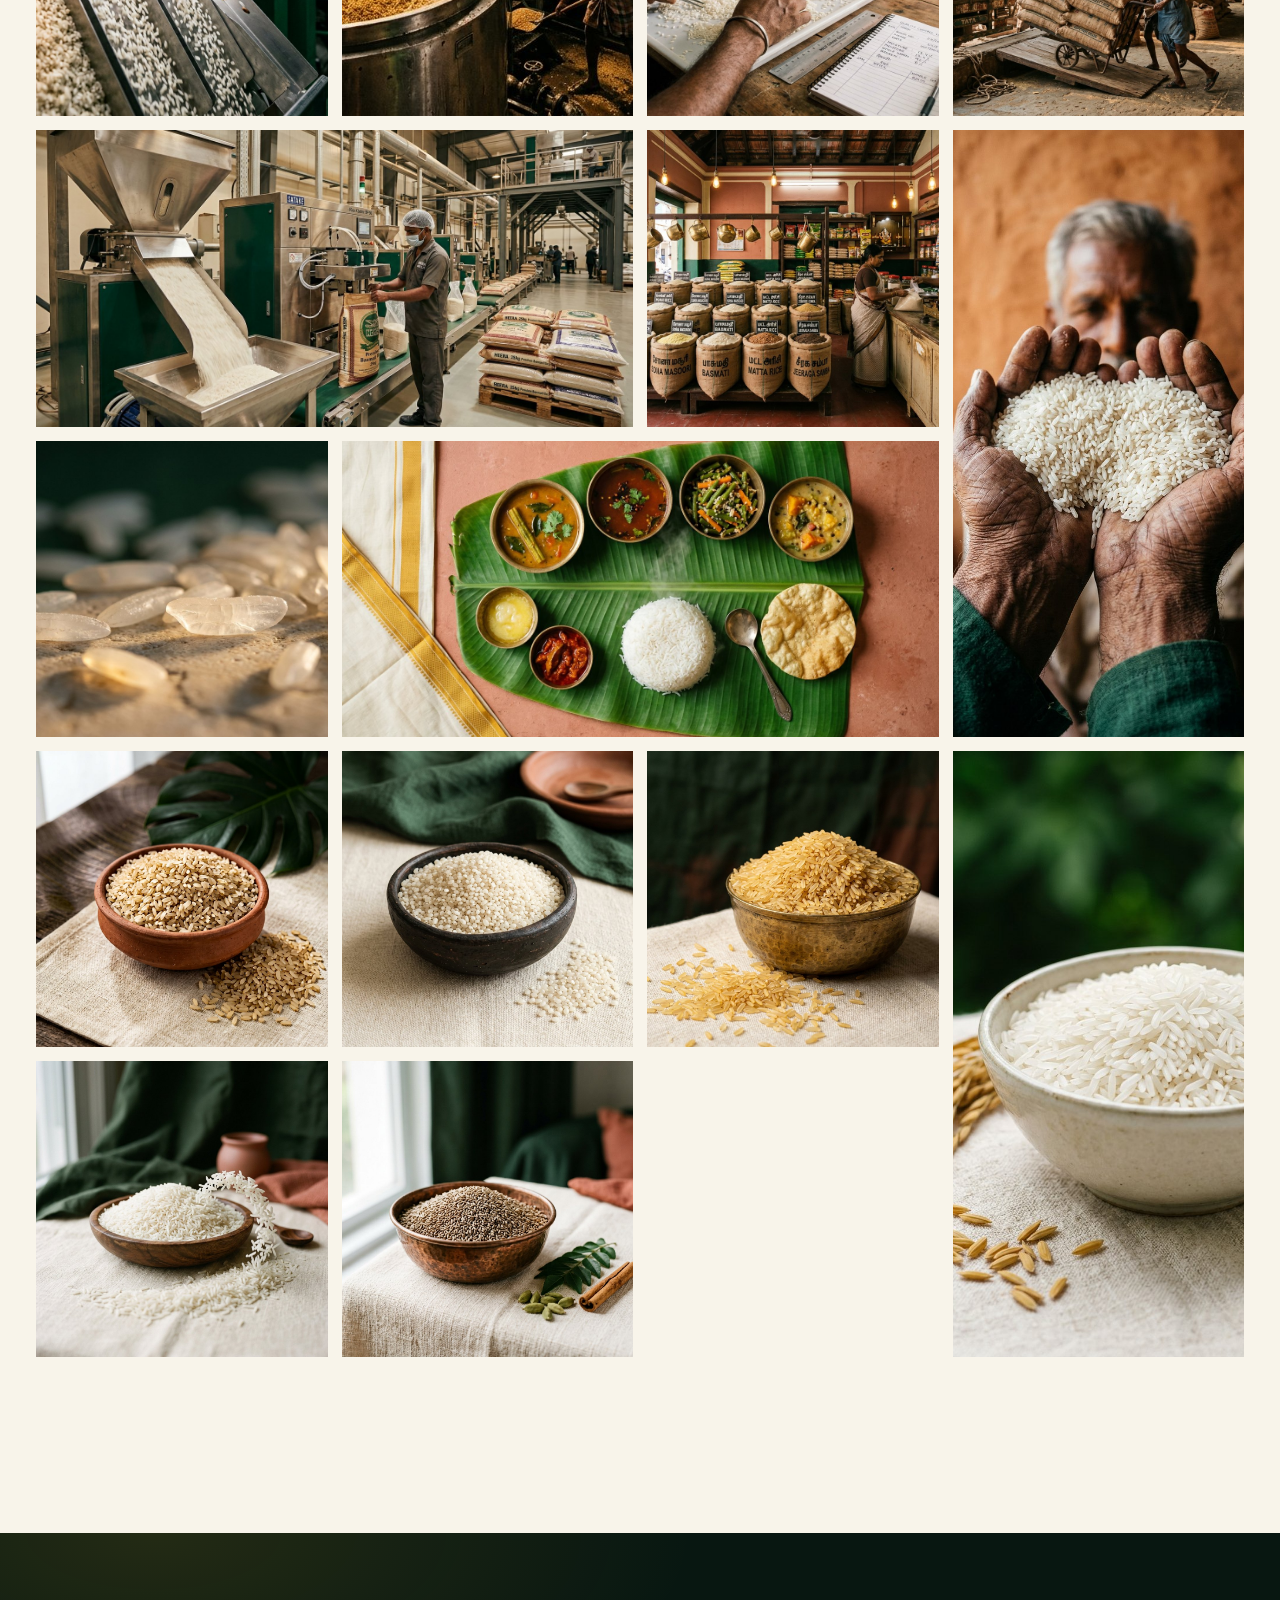
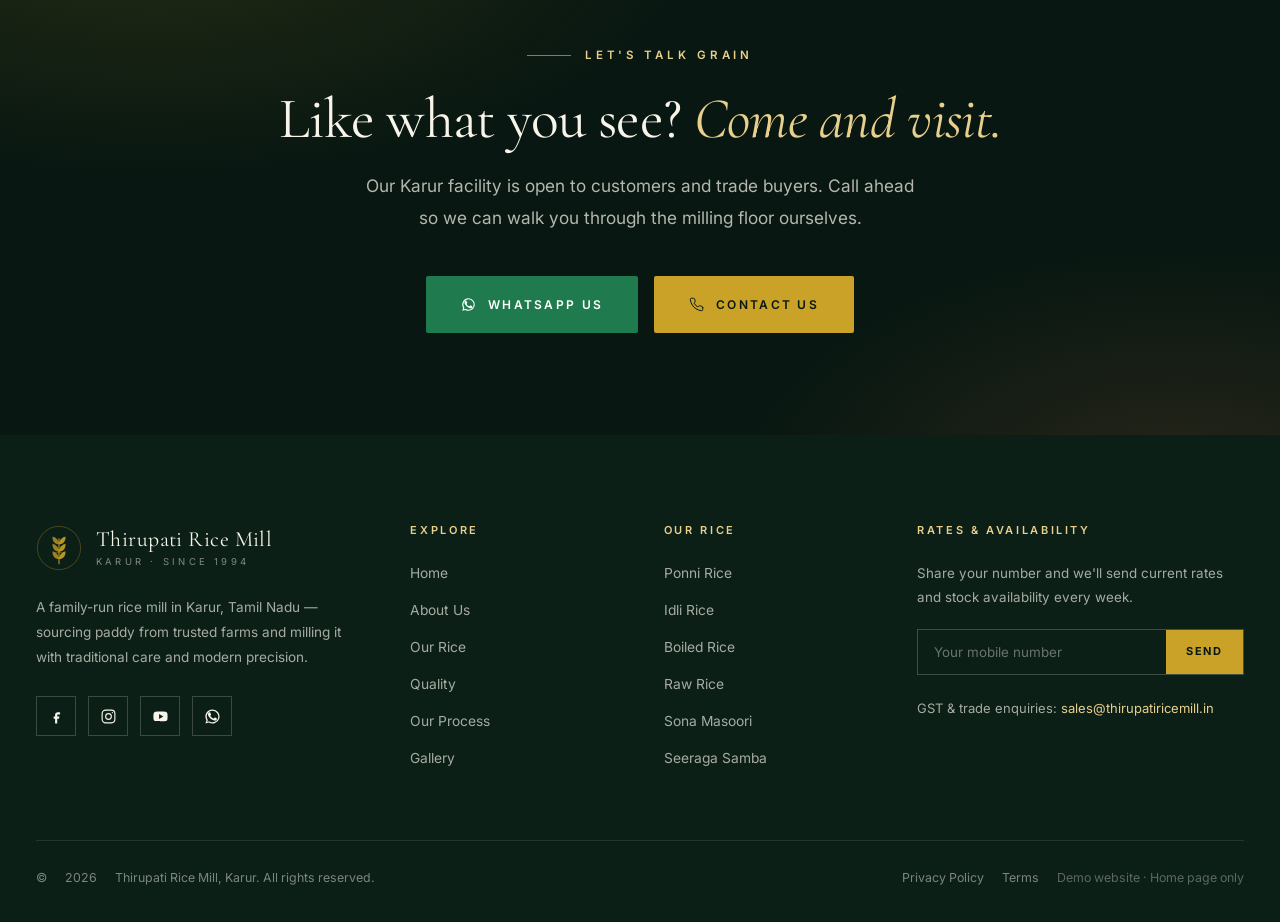
<file: gallery.html>
<!DOCTYPE html>
<html lang="en">
<head>
<meta charset="utf-8">
<meta name="viewport" content="width=device-width, initial-scale=1">
<title>Gallery — Inside the Mill | Thirupati Rice Mill, Karur</title>
<meta name="description" content="Photographs from the mill: paddy fields, intake, milling machinery, colour sorting, packing, rice close-ups and Tamil meals.">
<meta name="theme-color" content="#0B1F17">
<meta property="og:title" content="Gallery — Inside the Mill | Thirupati Rice Mill, Karur">
<meta property="og:description" content="Photographs from the mill: paddy fields, intake, milling machinery, colour sorting, packing, rice close-ups and Tamil meals.">
<meta property="og:type" content="website">
<link rel="icon" href="data:image/svg+xml,%3Csvg xmlns='http://www.w3.org/2000/svg' viewBox='0 0 100 100'%3E%3Crect width='100' height='100' fill='%230B1F17'/%3E%3Ctext x='50' y='68' font-family='Georgia,serif' font-size='56' fill='%23C9A227' text-anchor='middle'%3ET%3C/text%3E%3C/svg%3E">
<link rel="preconnect" href="https://fonts.googleapis.com">
<link rel="preconnect" href="https://fonts.gstatic.com" crossorigin>
<link href="https://fonts.googleapis.com/css2?family=Cormorant+Garamond:ital,wght@0,300;0,400;0,500;0,600;1,400;1,500&family=Inter:wght@300;400;500;600;700&display=swap" rel="stylesheet">
<link rel="stylesheet" href="assets/css/style.css">
</head>
<body>
<!-- ================= PRELOADER ================= -->
<div id="preloader">
  <div class="preload-inner">
    <svg class="logo-mark" viewBox="0 0 100 100" aria-hidden="true">
      <use href="#grain-emblem"></use>
    </svg>
    <div class="p-name">Thirupati Rice Mill</div>
    <div class="preload-bar"><span></span></div>
  </div>
</div>

<!-- ================= SVG SPRITE ================= -->
<svg width="0" height="0" style="position:absolute" aria-hidden="true" focusable="false">
  <defs>
    <symbol id="grain-emblem" viewBox="0 0 100 100">
      <circle cx="50" cy="50" r="47" fill="none" stroke="currentColor" stroke-width="1.2" opacity=".55"/>
      <path d="M50 84V30" fill="none" stroke="currentColor" stroke-width="2.2" stroke-linecap="round"/>
      <path d="M50 42c0-8 6-15 14-17 1 9-4 17-14 17z" fill="currentColor" opacity=".9"/>
      <path d="M50 42c0-8-6-15-14-17-1 9 4 17 14 17z" fill="currentColor" opacity=".75"/>
      <path d="M50 58c0-8 6-15 14-17 1 9-4 17-14 17z" fill="currentColor" opacity=".9"/>
      <path d="M50 58c0-8-6-15-14-17-1 9 4 17 14 17z" fill="currentColor" opacity=".75"/>
      <path d="M50 74c0-8 6-15 14-17 1 9-4 17-14 17z" fill="currentColor" opacity=".9"/>
      <path d="M50 74c0-8-6-15-14-17-1 9 4 17 14 17z" fill="currentColor" opacity=".75"/>
      <path d="M40 62c5-3 15-3 20 0" fill="none" stroke="currentColor" stroke-width="1.4" opacity=".7"/>
    </symbol>
    <symbol id="i-phone" viewBox="0 0 24 24" fill="none" stroke="currentColor" stroke-width="1.6" stroke-linecap="round" stroke-linejoin="round"><path d="M22 16.9v3a2 2 0 0 1-2.2 2 19.8 19.8 0 0 1-8.6-3.1 19.5 19.5 0 0 1-6-6A19.8 19.8 0 0 1 2.1 4.2 2 2 0 0 1 4.1 2h3a2 2 0 0 1 2 1.7c.1 1 .4 1.9.7 2.8a2 2 0 0 1-.5 2.1L8.1 9.9a16 16 0 0 0 6 6l1.3-1.3a2 2 0 0 1 2.1-.4c.9.3 1.8.6 2.8.7a2 2 0 0 1 1.7 2z"/></symbol>
    <symbol id="i-pin" viewBox="0 0 24 24" fill="none" stroke="currentColor" stroke-width="1.6" stroke-linecap="round" stroke-linejoin="round"><path d="M21 10c0 7-9 13-9 13S3 17 3 10a9 9 0 1 1 18 0z"/><circle cx="12" cy="10" r="3"/></symbol>
    <symbol id="i-mail" viewBox="0 0 24 24" fill="none" stroke="currentColor" stroke-width="1.6" stroke-linecap="round" stroke-linejoin="round"><rect x="2" y="4" width="20" height="16" rx="2"/><path d="m2 7 10 6 10-6"/></symbol>
    <symbol id="i-clock" viewBox="0 0 24 24" fill="none" stroke="currentColor" stroke-width="1.6" stroke-linecap="round" stroke-linejoin="round"><circle cx="12" cy="12" r="9"/><path d="M12 7v5l3 2"/></symbol>
    <symbol id="i-check" viewBox="0 0 24 24" fill="none" stroke="currentColor" stroke-width="1.7" stroke-linecap="round" stroke-linejoin="round"><path d="M20 6 9 17l-5-5"/></symbol>
    <symbol id="i-check-circle" viewBox="0 0 24 24" fill="none" stroke="currentColor" stroke-width="1.5" stroke-linecap="round" stroke-linejoin="round"><circle cx="12" cy="12" r="9.5"/><path d="m7.8 12.4 2.8 2.8 5.6-6"/></symbol>
    <symbol id="i-arrow-right" viewBox="0 0 24 24" fill="none" stroke="currentColor" stroke-width="1.7" stroke-linecap="round" stroke-linejoin="round"><path d="M4 12h15"/><path d="m13 6 6 6-6 6"/></symbol>
    <symbol id="i-arrow-up" viewBox="0 0 24 24" fill="none" stroke="currentColor" stroke-width="1.8" stroke-linecap="round" stroke-linejoin="round"><path d="M12 20V5"/><path d="m6 11 6-6 6 6"/></symbol>
    <symbol id="i-whatsapp" viewBox="0 0 24 24" fill="currentColor"><path d="M17.5 14.4c-.3-.2-1.8-.9-2-1s-.5-.2-.7.2-.8 1-1 1.2-.4.2-.7.1a8.2 8.2 0 0 1-2.4-1.5 9 9 0 0 1-1.7-2.1c-.2-.3 0-.5.1-.7l.5-.6a1.8 1.8 0 0 0 .3-.5.6.6 0 0 0 0-.6c0-.2-.7-1.7-1-2.3s-.5-.5-.7-.5h-.6a1.2 1.2 0 0 0-.9.4A3.6 3.6 0 0 0 5.6 9a6.3 6.3 0 0 0 1.3 3.3 14.2 14.2 0 0 0 5.5 4.8c2 .8 2.8.9 3.5.8a3 3 0 0 0 2.1-1.5 2.6 2.6 0 0 0 .2-1.4c-.1-.2-.3-.2-.7-.4zM12 2a10 10 0 0 0-8.5 15.3L2 22l4.8-1.4A10 10 0 1 0 12 2zm0 18.2a8.2 8.2 0 0 1-4.2-1.2l-.3-.2-2.9.8.8-2.8-.2-.3A8.2 8.2 0 1 1 12 20.2z"/></symbol>
    <symbol id="i-instagram" viewBox="0 0 24 24" fill="none" stroke="currentColor" stroke-width="1.6"><rect x="3" y="3" width="18" height="18" rx="5"/><circle cx="12" cy="12" r="4"/><circle cx="17.5" cy="6.5" r="1" fill="currentColor" stroke="none"/></symbol>
    <symbol id="i-facebook" viewBox="0 0 24 24" fill="currentColor"><path d="M14 9h3V6h-3a4 4 0 0 0-4 4v2H8v3h2v7h3v-7h2.6l.4-3H13v-1.6c0-.8.3-1.4 1-1.4z"/></symbol>
    <symbol id="i-youtube" viewBox="0 0 24 24" fill="currentColor"><path d="M22 12s0-3.2-.4-4.7a2.5 2.5 0 0 0-1.7-1.8C18.3 5 12 5 12 5s-6.3 0-7.9.5A2.5 2.5 0 0 0 2.4 7.3C2 8.8 2 12 2 12s0 3.2.4 4.7a2.5 2.5 0 0 0 1.7 1.8C5.7 19 12 19 12 19s6.3 0 7.9-.5a2.5 2.5 0 0 0 1.7-1.8C22 15.2 22 12 22 12zM10 15.5v-7l6 3.5z"/></symbol>
    <!-- Why Thirupati icons -->
    <symbol id="i-grain-select" viewBox="0 0 48 48" fill="none" stroke="currentColor" stroke-width="1.5" stroke-linecap="round" stroke-linejoin="round">
      <path d="M24 42V18"/><path d="M24 24c0-5 4-9 9-10 .5 5.5-3 10-9 10z"/><path d="M24 24c0-5-4-9-9-10-.5 5.5 3 10 9 10z"/>
      <path d="M24 33c0-5 4-9 9-10 .5 5.5-3 10-9 10z"/><path d="M24 33c0-5-4-9-9-10-.5 5.5 3 10 9 10z"/>
      <path d="M14 8h20"/><path d="M24 8v5"/>
    </symbol>
    <symbol id="i-mill-modern" viewBox="0 0 48 48" fill="none" stroke="currentColor" stroke-width="1.5" stroke-linecap="round" stroke-linejoin="round">
      <path d="M6 42h36"/><path d="M9 42V20l10-6 10 6v22"/><path d="M29 42V24h10v18"/>
      <path d="M15 26h6v6h-6z"/><path d="M15 36h6"/><path d="M33 30h3"/><path d="M33 36h3"/>
      <path d="M24 14v-4"/>
    </symbol>
    <symbol id="i-hygiene" viewBox="0 0 48 48" fill="none" stroke="currentColor" stroke-width="1.5" stroke-linecap="round" stroke-linejoin="round">
      <path d="M24 6 8 12v12c0 9 6.8 15.4 16 18 9.2-2.6 16-9 16-18V12z"/>
      <path d="m17 24 5 5 10-11"/>
    </symbol>
    <symbol id="i-consistent" viewBox="0 0 48 48" fill="none" stroke="currentColor" stroke-width="1.5" stroke-linecap="round" stroke-linejoin="round">
      <path d="M9 40V26"/><path d="M20 40V18"/><path d="M31 40V30"/><path d="M42 40V12"/>
      <path d="m33 10 9 2-2 9"/>
    </symbol>
    <!-- Process icons -->
    <symbol id="i-paddy" viewBox="0 0 48 48" fill="none" stroke="currentColor" stroke-width="1.5" stroke-linecap="round" stroke-linejoin="round">
      <path d="M24 42V14"/><path d="M24 20c0-4.5 3.6-8.2 8.2-9 .4 5-2.7 9-8.2 9z"/><path d="M24 20c0-4.5-3.6-8.2-8.2-9-.4 5 2.7 9 8.2 9z"/>
      <path d="M24 30c0-4.5 3.6-8.2 8.2-9 .4 5-2.7 9-8.2 9z"/><path d="M24 30c0-4.5-3.6-8.2-8.2-9-.4 5 2.7 9 8.2 9z"/>
    </symbol>
    <symbol id="i-cleaning" viewBox="0 0 48 48" fill="none" stroke="currentColor" stroke-width="1.5" stroke-linecap="round" stroke-linejoin="round">
      <path d="M14 14h20l-3 26H17z"/><path d="M11 9h26"/><path d="M24 22v12"/><path d="M20 27h8"/><path d="M39 20l1.5 2 2.5.6-2 1.8.5 2.6-2.5-1.4-2.5 1.4.5-2.6-2-1.8 2.5-.6z"/>
    </symbol>
    <symbol id="i-milling" viewBox="0 0 48 48" fill="none" stroke="currentColor" stroke-width="1.5" stroke-linecap="round" stroke-linejoin="round">
      <circle cx="24" cy="24" r="13"/><circle cx="24" cy="24" r="4"/>
      <path d="M24 11v6M24 31v6M11 24h6M31 24h6M15 15l4 4M29 29l4 4M33 15l-4 4M19 29l-4 4"/>
    </symbol>
    <symbol id="i-grading" viewBox="0 0 48 48" fill="none" stroke="currentColor" stroke-width="1.5" stroke-linecap="round" stroke-linejoin="round">
      <path d="M8 16h32"/><path d="M8 24h22"/><path d="M8 32h13"/>
      <circle cx="36" cy="24" r="2.4"/><circle cx="27" cy="32" r="2.4"/><circle cx="15" cy="38" r="2.4"/>
    </symbol>
    <symbol id="i-qc" viewBox="0 0 48 48" fill="none" stroke="currentColor" stroke-width="1.5" stroke-linecap="round" stroke-linejoin="round">
      <circle cx="21" cy="21" r="12"/><path d="m30 30 9 9"/><path d="m16 21 3.6 3.6L26 18"/>
    </symbol>
    <symbol id="i-packing" viewBox="0 0 48 48" fill="none" stroke="currentColor" stroke-width="1.5" stroke-linecap="round" stroke-linejoin="round">
      <path d="M24 8 8 16v18l16 8 16-8V16z"/><path d="M8 16l16 8 16-8"/><path d="M24 24v18"/>
      <path d="M16 12 32 20"/>
    </symbol>
    <symbol id="i-leaf" viewBox="0 0 24 24" fill="none" stroke="currentColor" stroke-width="1.6" stroke-linecap="round" stroke-linejoin="round"><path d="M20 4C10 4 4 9 4 16a6 6 0 0 0 6 6c7 0 10-8 10-18z"/><path d="M4 20c4-6 8-9 13-11"/></symbol>
    <symbol id="i-truck" viewBox="0 0 24 24" fill="none" stroke="currentColor" stroke-width="1.6" stroke-linecap="round" stroke-linejoin="round"><path d="M2 7h11v9H2z"/><path d="M13 10h4l4 4v2h-8z"/><circle cx="6" cy="18" r="2"/><circle cx="17" cy="18" r="2"/></symbol>
    <symbol id="i-scale" viewBox="0 0 24 24" fill="none" stroke="currentColor" stroke-width="1.6" stroke-linecap="round" stroke-linejoin="round"><path d="M12 4v16"/><path d="M6 20h12"/><path d="M4 8h16"/><path d="M4 8 1.5 15h5z"/><path d="M20 8l2.5 7h-5z"/></symbol>
      <symbol id="i-chevron-right" viewBox="0 0 24 24" fill="none" stroke="currentColor" stroke-width="2" stroke-linecap="round" stroke-linejoin="round"><path d="m9 6 6 6-6 6"/></symbol>
    <symbol id="i-close" viewBox="0 0 24 24" fill="none" stroke="currentColor" stroke-width="1.8" stroke-linecap="round"><path d="M6 6 18 18M18 6 6 18"/></symbol>
    <symbol id="i-arrow-left" viewBox="0 0 24 24" fill="none" stroke="currentColor" stroke-width="1.7" stroke-linecap="round" stroke-linejoin="round"><path d="M20 12H5"/><path d="m11 6-6 6 6 6"/></symbol>
    <symbol id="i-award" viewBox="0 0 24 24" fill="none" stroke="currentColor" stroke-width="1.6" stroke-linecap="round" stroke-linejoin="round"><circle cx="12" cy="9" r="5.5"/><path d="m8.5 13.5-1.5 7 5-2.6 5 2.6-1.5-7"/></symbol>
    <symbol id="i-shield" viewBox="0 0 24 24" fill="none" stroke="currentColor" stroke-width="1.6" stroke-linecap="round" stroke-linejoin="round"><path d="M12 3 5 6v6c0 4.6 3.4 7.7 7 9 3.6-1.3 7-4.4 7-9V6z"/><path d="m9 12 2.2 2.2L15.5 10"/></symbol>
    <symbol id="i-droplet" viewBox="0 0 24 24" fill="none" stroke="currentColor" stroke-width="1.6" stroke-linecap="round" stroke-linejoin="round"><path d="M12 3s6 6.6 6 10.6A6 6 0 0 1 6 13.6C6 9.6 12 3 12 3z"/></symbol>
    <symbol id="i-factory" viewBox="0 0 24 24" fill="none" stroke="currentColor" stroke-width="1.6" stroke-linecap="round" stroke-linejoin="round"><path d="M3 21h18"/><path d="M4 21V10l5 3V10l5 3V7l6 4v10"/><path d="M8 21v-4h3v4"/></symbol>
</defs>
</svg>

<!-- ================= HEADER ================= -->
<header class="site-header" id="siteHeader">
  <div class="topbar">
    <div class="container">
      <ul>
        <li><svg><use href="#i-pin"></use></svg> Karur, Tamil Nadu</li>
        <li><svg><use href="#i-phone"></use></svg> <a href="tel:+919876543210">+91 98765 43210</a></li>
        <li><svg><use href="#i-clock"></use></svg> Mon – Sat · 8:30 am – 7:30 pm</li>
      </ul>
      <span class="topbar-tag">Bulk &amp; Retail Supply Across Tamil Nadu</span>
    </div>
  </div>

  <div class="nav-shell">
    <div class="navbar">
      <a href="index.html" class="brand" aria-label="Thirupati Rice Mill — home">
        <svg class="brand-mark" viewBox="0 0 100 100" aria-hidden="true"><use href="#grain-emblem"></use></svg>
        <span class="brand-text">
          <span class="brand-name">Thirupati Rice Mill</span>
          <span class="brand-sub">Karur · Since 1994</span>
        </span>
      </a>

      <nav class="main-nav" aria-label="Primary">
        <a href="index.html">Home</a>
        <a href="about.html">About</a>
        <a href="rice.html">Our Rice</a>
        <a href="quality.html">Quality</a>
        <a href="process.html">Our Process</a>
        <a href="gallery.html" class="active">Gallery</a>
        <a href="contact.html">Contact</a>
      </nav>

      <div class="nav-actions">
        <a class="nav-phone" href="tel:+919876543210"><svg><use href="#i-phone"></use></svg> +91 98765 43210</a>
        <a class="btn btn--gold btn--sm" href="contact.html">Enquire Now</a>
        <button class="menu-toggle" id="menuToggle" aria-label="Open menu" aria-expanded="false" aria-controls="mobileNav"><span></span></button>
      </div>
    </div>
  </div>
</header>

<!-- ================= MOBILE NAV ================= -->
<nav class="mobile-nav" id="mobileNav" aria-label="Mobile">
  <a href="index.html" class="m-link">Home <span>01</span></a>
  <a href="#" class="m-link" data-demo="About">About <span>02</span></a>
  <a href="#" class="m-link" data-demo="Our Rice">Our Rice <span>03</span></a>
  <a href="#" class="m-link" data-demo="Quality">Quality <span>04</span></a>
  <a href="#" class="m-link" data-demo="Our Process">Our Process <span>05</span></a>
  <a href="#" class="m-link" data-demo="Gallery">Gallery <span>06</span></a>
  <a href="#" class="m-link" data-demo="Contact">Contact <span>07</span></a>
  <div class="m-foot">
    <strong>Mill &amp; Office</strong>
    Ramanathapuram Road, Karur – 639001, Tamil Nadu<br>
    <a href="tel:+919876543210" style="color:var(--gold-soft)">+91 98765 43210</a>
  </div>
</nav>

<main>

<section class="page-hero">
  <div class="page-hero-media"><img src="assets/images/hero-paddy.jpg" alt="Paddy field at sunrise in the Karur belt" fetchpriority="high"></div>
  <div class="hero-grain" aria-hidden="true"></div>
  <div class="page-hero-inner container">
    <nav class="breadcrumb" aria-label="Breadcrumb">
      <a href="index.html">Home</a>
      <svg><use href="#i-chevron-right"></use></svg>
      <span aria-current="page">Gallery</span>
    </nav>
    <span class="eyebrow eyebrow--light" style="margin-top:22px">Gallery</span>
    <h1 class="display-2">Inside the mill. <em>Around the grain.</em></h1>
    <p>Fields, machinery, grain close-ups and the table it all ends up on. Click any photograph to view it larger.</p>
  </div>
</section>
<section class="section">
  <div class="container">
    <div class="gallery-grid" data-reveal="fade">
      <button class="gallery-item wide" type="button" data-caption="Paddy fields before harvest · Karur belt" aria-label="View: Paddy fields before harvest · Karur belt">
        <img src="assets/images/hero-paddy.jpg" alt="Golden paddy fields at sunrise in Tamil Nadu" loading="lazy">
        <span class="gallery-cap">Paddy fields before harvest · Karur belt</span>
      </button>
      <button class="gallery-item tall" type="button" data-caption="Paddy intake at the mill" aria-label="View: Paddy intake at the mill">
        <img src="assets/images/paddy-intake.jpg" alt="Farmers unloading paddy sacks at the mill yard" loading="lazy">
        <span class="gallery-cap">Paddy intake at the mill</span>
      </button>
      <button class="gallery-item" type="button" data-caption="Cleaning &amp; de-stoning" aria-label="View: Cleaning &amp; de-stoning">
        <img src="assets/images/cleaning-destoner.jpg" alt="Paddy passing over vibrating sieves in the cleaning section" loading="lazy">
        <span class="gallery-cap">Cleaning &amp; de-stoning</span>
      </button>
      <button class="gallery-item" type="button" data-caption="The milling floor" aria-label="View: The milling floor">
        <img src="assets/images/mill-machinery.jpg" alt="Modern rice milling machinery inside the mill" loading="lazy">
        <span class="gallery-cap">The milling floor</span>
      </button>
      <button class="gallery-item tall" type="button" data-caption="Steam parboiling" aria-label="View: Steam parboiling">
        <img src="assets/images/parboiling.jpg" alt="Steam rising from parboiling vats" loading="lazy">
        <span class="gallery-cap">Steam parboiling</span>
      </button>
      <button class="gallery-item" type="button" data-caption="Polishing rollers" aria-label="View: Polishing rollers">
        <img src="assets/images/milling-polisher.jpg" alt="Rice polishing roller machine in operation" loading="lazy">
        <span class="gallery-cap">Polishing rollers</span>
      </button>
      <button class="gallery-item" type="button" data-caption="Colour sorting" aria-label="View: Colour sorting">
        <img src="assets/images/colour-sorter.jpg" alt="Rice colour sorter machine separating grains" loading="lazy">
        <span class="gallery-cap">Colour sorting</span>
      </button>
      <button class="gallery-item" type="button" data-caption="Quality check" aria-label="View: Quality check">
        <img src="assets/images/qc-lab.jpg" alt="Rice grains being inspected in the mill laboratory" loading="lazy">
        <span class="gallery-cap">Quality check</span>
      </button>
      <button class="gallery-item wide" type="button" data-caption="Packing line" aria-label="View: Packing line">
        <img src="assets/images/packing-line.jpg" alt="Rice packing line sealing bags" loading="lazy">
        <span class="gallery-cap">Packing line</span>
      </button>
      <button class="gallery-item" type="button" data-caption="Loading for dispatch" aria-label="View: Loading for dispatch">
        <img src="assets/images/delivery-truck.jpg" alt="Rice bags being loaded onto a lorry" loading="lazy">
        <span class="gallery-cap">Loading for dispatch</span>
      </button>
      <button class="gallery-item" type="button" data-caption="Rice on display" aria-label="View: Rice on display">
        <img src="assets/images/shop-interior.jpg" alt="Open sacks of rice arranged in a shop" loading="lazy">
        <span class="gallery-cap">Rice on display</span>
      </button>
      <button class="gallery-item tall" type="button" data-caption="Hands that know grain" aria-label="View: Hands that know grain">
        <img src="assets/images/brand-story.jpg" alt="Hands holding freshly milled rice" loading="lazy">
        <span class="gallery-cap">Hands that know grain</span>
      </button>
      <button class="gallery-item" type="button" data-caption="Grain close-up" aria-label="View: Grain close-up">
        <img src="assets/images/quality-grains.jpg" alt="Macro view of long grain rice" loading="lazy">
        <span class="gallery-cap">Grain close-up</span>
      </button>
      <button class="gallery-item wide" type="button" data-caption="Meals on a banana leaf" aria-label="View: Meals on a banana leaf">
        <img src="assets/images/meal-spread.jpg" alt="Traditional Tamil rice meal on a banana leaf" loading="lazy">
        <span class="gallery-cap">Meals on a banana leaf</span>
      </button>
      <button class="gallery-item" type="button" data-caption="Ponni Rice" aria-label="View: Ponni Rice">
        <img src="assets/images/rice-ponni.jpg" alt="Ponni rice grains in a terracotta bowl" loading="lazy">
        <span class="gallery-cap">Ponni Rice</span>
      </button>
      <button class="gallery-item" type="button" data-caption="Idli Rice" aria-label="View: Idli Rice">
        <img src="assets/images/rice-idli.jpg" alt="Short grain idli rice in a clay bowl" loading="lazy">
        <span class="gallery-cap">Idli Rice</span>
      </button>
      <button class="gallery-item" type="button" data-caption="Boiled Rice" aria-label="View: Boiled Rice">
        <img src="assets/images/rice-boiled.jpg" alt="Golden parboiled rice in a brass bowl" loading="lazy">
        <span class="gallery-cap">Boiled Rice</span>
      </button>
      <button class="gallery-item tall" type="button" data-caption="Raw Rice" aria-label="View: Raw Rice">
        <img src="assets/images/rice-raw.jpg" alt="Raw polished white rice in a stoneware bowl" loading="lazy">
        <span class="gallery-cap">Raw Rice</span>
      </button>
      <button class="gallery-item" type="button" data-caption="Sona Masoori" aria-label="View: Sona Masoori">
        <img src="assets/images/rice-sona-masoori.jpg" alt="Sona Masoori rice grains in a wooden bowl" loading="lazy">
        <span class="gallery-cap">Sona Masoori</span>
      </button>
      <button class="gallery-item" type="button" data-caption="Seeraga Samba" aria-label="View: Seeraga Samba">
        <img src="assets/images/rice-seeraga-samba.jpg" alt="Seeraga Samba rice in a copper bowl with cardamom" loading="lazy">
        <span class="gallery-cap">Seeraga Samba</span>
      </button>
    </div>
    <p class="muted" style="font-size:12.6px;margin-top:26px" data-reveal="fade">Demo imagery for layout — ready to be replaced with photographs of your own mill, staff and products.</p>
  </div>
</section>

<section class="section final final--slim">
  <div class="container">
    <div class="final-inner">
      <span class="eyebrow eyebrow--light eyebrow--center" data-reveal="fade">Let's Talk Grain</span>
      <h2 class="display-2" data-reveal>Like what you see? <em>Come and visit.</em></h2>
      <p class="lead" data-reveal data-delay="1" style="color:rgba(248,244,234,.72)">Our Karur facility is open to customers and trade buyers. Call ahead so we can walk you through the milling floor ourselves.</p>
      <div class="final-actions" data-reveal data-delay="2">
        <a class="btn btn--wa" href="https://wa.me/919876543210?text=Hello%20Thirupati%20Rice%20Mill%2C%20I%20would%20like%20to%20enquire%20about%20rice." target="_blank" rel="noopener"><svg><use href="#i-whatsapp"></use></svg> WhatsApp Us</a>
        <a class="btn btn--gold" href="contact.html"><svg><use href="#i-phone"></use></svg> Contact Us</a>
      </div>
    </div>
  </div>
</section>
</main>

<!-- ================= FOOTER ================= -->
<footer class="site-footer">
  <div class="container">
    <div class="footer-grid">
      <div class="footer-brand">
        <a href="index.html" class="brand">
          <svg class="brand-mark" viewBox="0 0 100 100" aria-hidden="true"><use href="#grain-emblem"></use></svg>
          <span class="brand-text">
            <span class="brand-name">Thirupati Rice Mill</span>
            <span class="brand-sub">Karur · Since 1994</span>
          </span>
        </a>
        <p>A family-run rice mill in Karur, Tamil Nadu — sourcing paddy from trusted farms and milling it with traditional care and modern precision.</p>
        <div class="footer-social">
          <a href="#" data-demo="Facebook" aria-label="Facebook"><svg><use href="#i-facebook"></use></svg></a>
          <a href="#" data-demo="Instagram" aria-label="Instagram"><svg><use href="#i-instagram"></use></svg></a>
          <a href="#" data-demo="YouTube" aria-label="YouTube"><svg><use href="#i-youtube"></use></svg></a>
          <a href="https://wa.me/919876543210" target="_blank" rel="noopener" aria-label="WhatsApp"><svg><use href="#i-whatsapp"></use></svg></a>
        </div>
      </div>

      <div class="footer-col">
        <h4>Explore</h4>
        <ul>
          <li><a href="index.html">Home</a></li>
          <li><a href="about.html">About Us</a></li>
          <li><a href="rice.html">Our Rice</a></li>
          <li><a href="quality.html">Quality</a></li>
          <li><a href="process.html">Our Process</a></li>
          <li><a href="gallery.html">Gallery</a></li>
        </ul>
      </div>

      <div class="footer-col">
        <h4>Our Rice</h4>
        <ul>
          <li><a href="rice.html#ponni">Ponni Rice</a></li>
          <li><a href="rice.html#idli">Idli Rice</a></li>
          <li><a href="rice.html#boiled">Boiled Rice</a></li>
          <li><a href="rice.html#raw">Raw Rice</a></li>
          <li><a href="rice.html#sona-masoori">Sona Masoori</a></li>
          <li><a href="rice.html#seeraga-samba">Seeraga Samba</a></li>
        </ul>
      </div>

      <div class="footer-col footer-news">
        <h4>Rates &amp; Availability</h4>
        <p>Share your number and we'll send current rates and stock availability every week.</p>
        <form class="footer-form" onsubmit="return false;">
          <input type="tel" placeholder="Your mobile number" aria-label="Your mobile number">
          <button type="submit" data-demo="Newsletter signup">Send</button>
        </form>
        <p style="margin-top:22px;font-size:13px;">GST &amp; trade enquiries: <a href="mailto:sales@thirupatiricemill.in" style="color:var(--gold-soft)">sales@thirupatiricemill.in</a></p>
      </div>
    </div>

    <div class="footer-bottom">
      <span>© <span id="year">2026</span> Thirupati Rice Mill, Karur. All rights reserved.</span>
      <span>
        <a href="#" data-demo="Privacy Policy">Privacy Policy</a>
        <a href="#" data-demo="Terms">Terms</a>
        <span style="color:rgba(248,244,234,.34)">Demo website · Home page only</span>
      </span>
    </div>
  </div>
</footer>

<!-- Floating actions -->
<a class="wa-float" id="waFloat" href="https://wa.me/919876543210?text=Hello%20Thirupati%20Rice%20Mill%2C%20I%20would%20like%20to%20enquire%20about%20rice." target="_blank" rel="noopener" aria-label="Chat on WhatsApp">
  <svg><use href="#i-whatsapp"></use></svg>
</a>
<button class="to-top" id="toTop" aria-label="Back to top"><svg><use href="#i-arrow-up"></use></svg></button>
<div class="toast" id="toast" role="status" aria-live="polite"></div>

<div class="lightbox" id="lightbox" role="dialog" aria-modal="true" aria-label="Photo viewer">
  <button class="lb-close" type="button" data-lb="close" aria-label="Close"><svg><use href="#i-close"></use></svg></button>
  <button class="lb-btn lb-prev" type="button" data-lb="prev" aria-label="Previous photo"><svg><use href="#i-arrow-left"></use></svg></button>
  <button class="lb-btn lb-next" type="button" data-lb="next" aria-label="Next photo"><svg><use href="#i-arrow-right"></use></svg></button>
  <div class="lightbox-inner">
    <img src="assets/images/hero-paddy.jpg" alt="">
    <div class="lightbox-cap"></div>
  </div>
</div>

<script src="assets/js/main.js"></script>
</body>
</html>
</file>
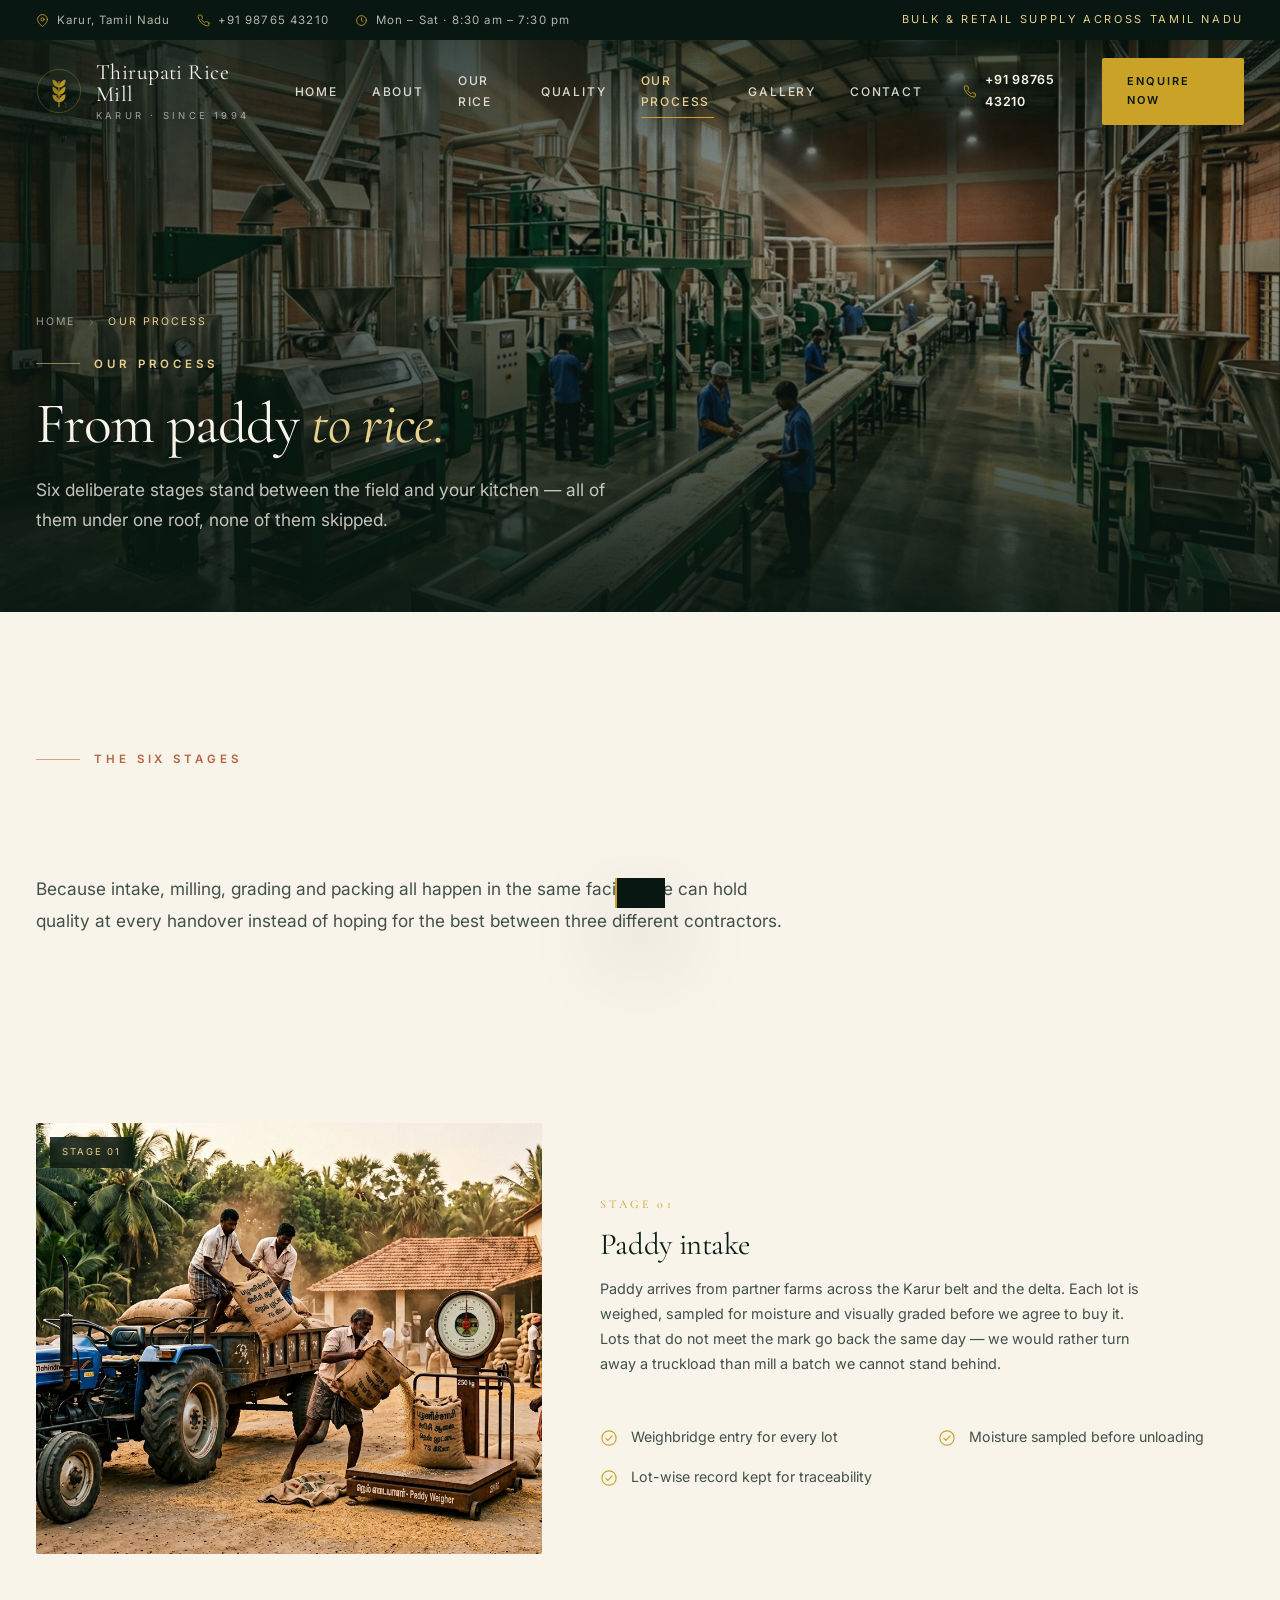
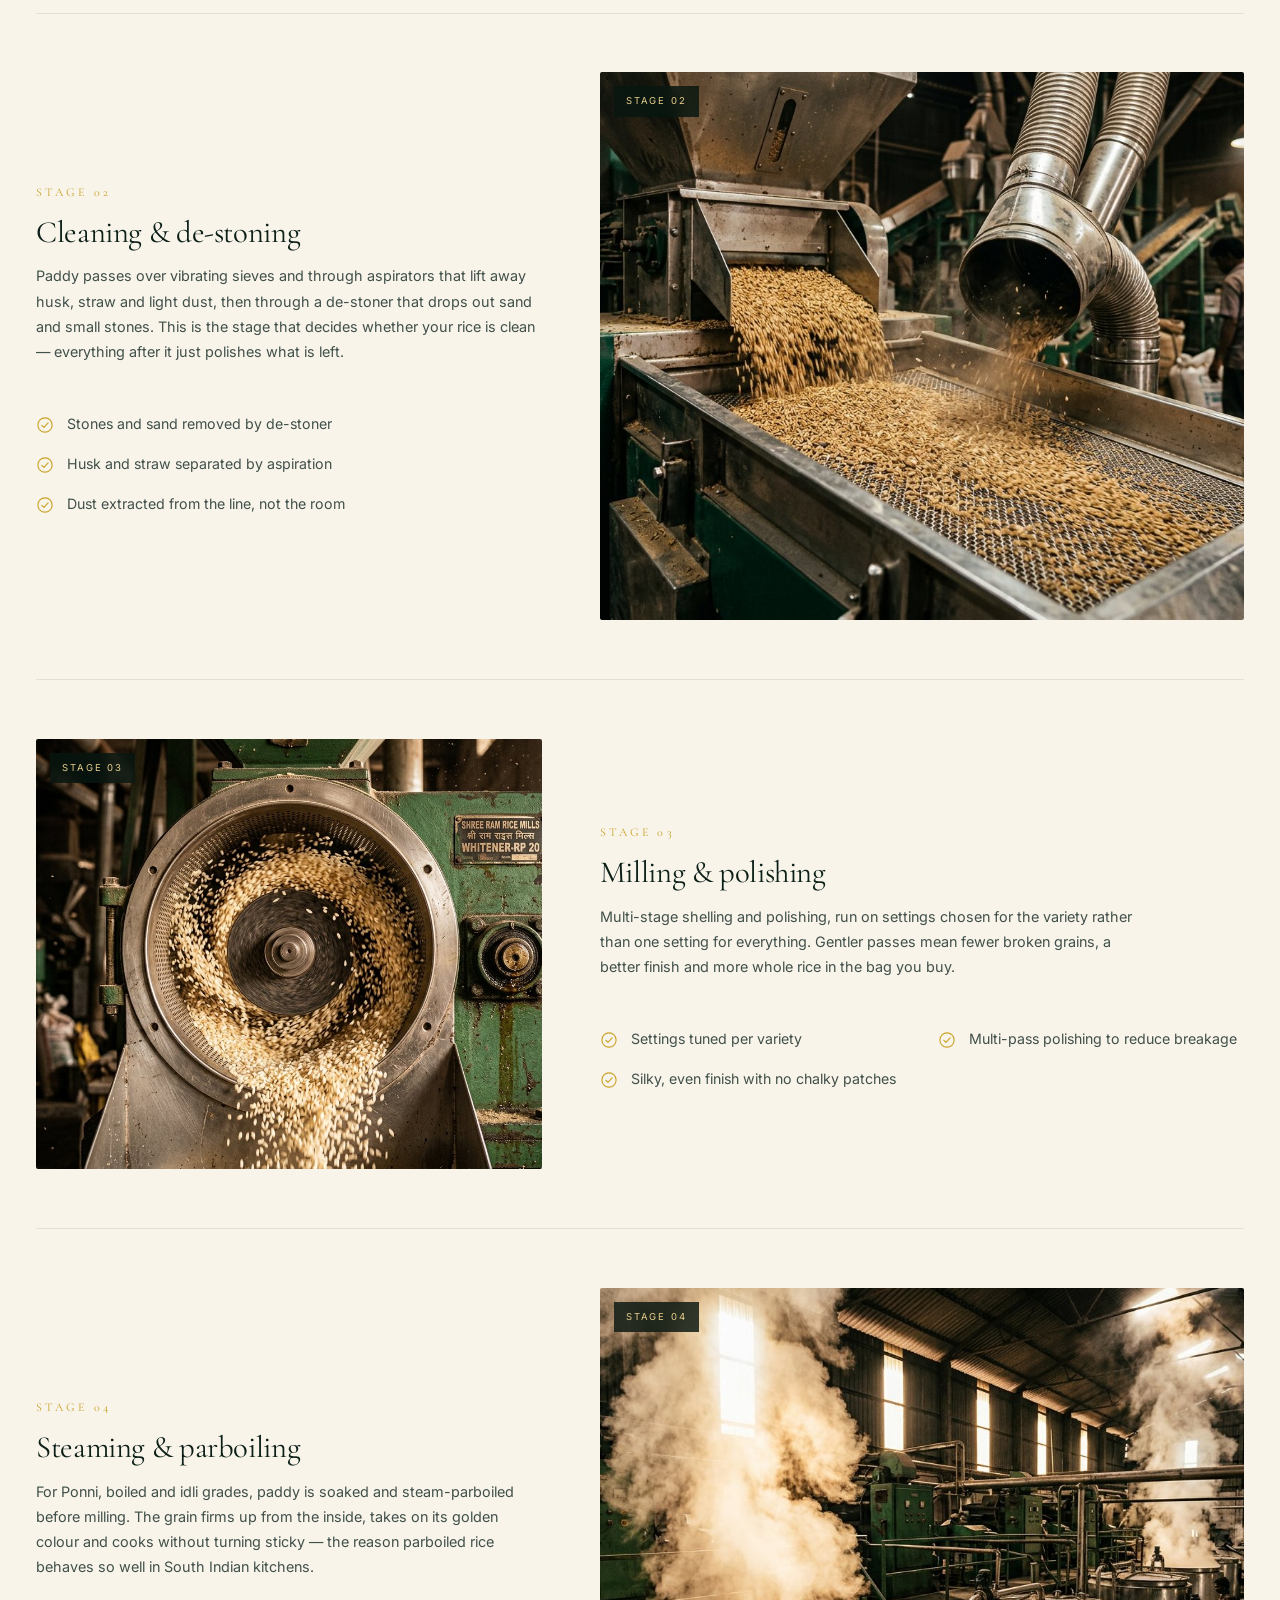
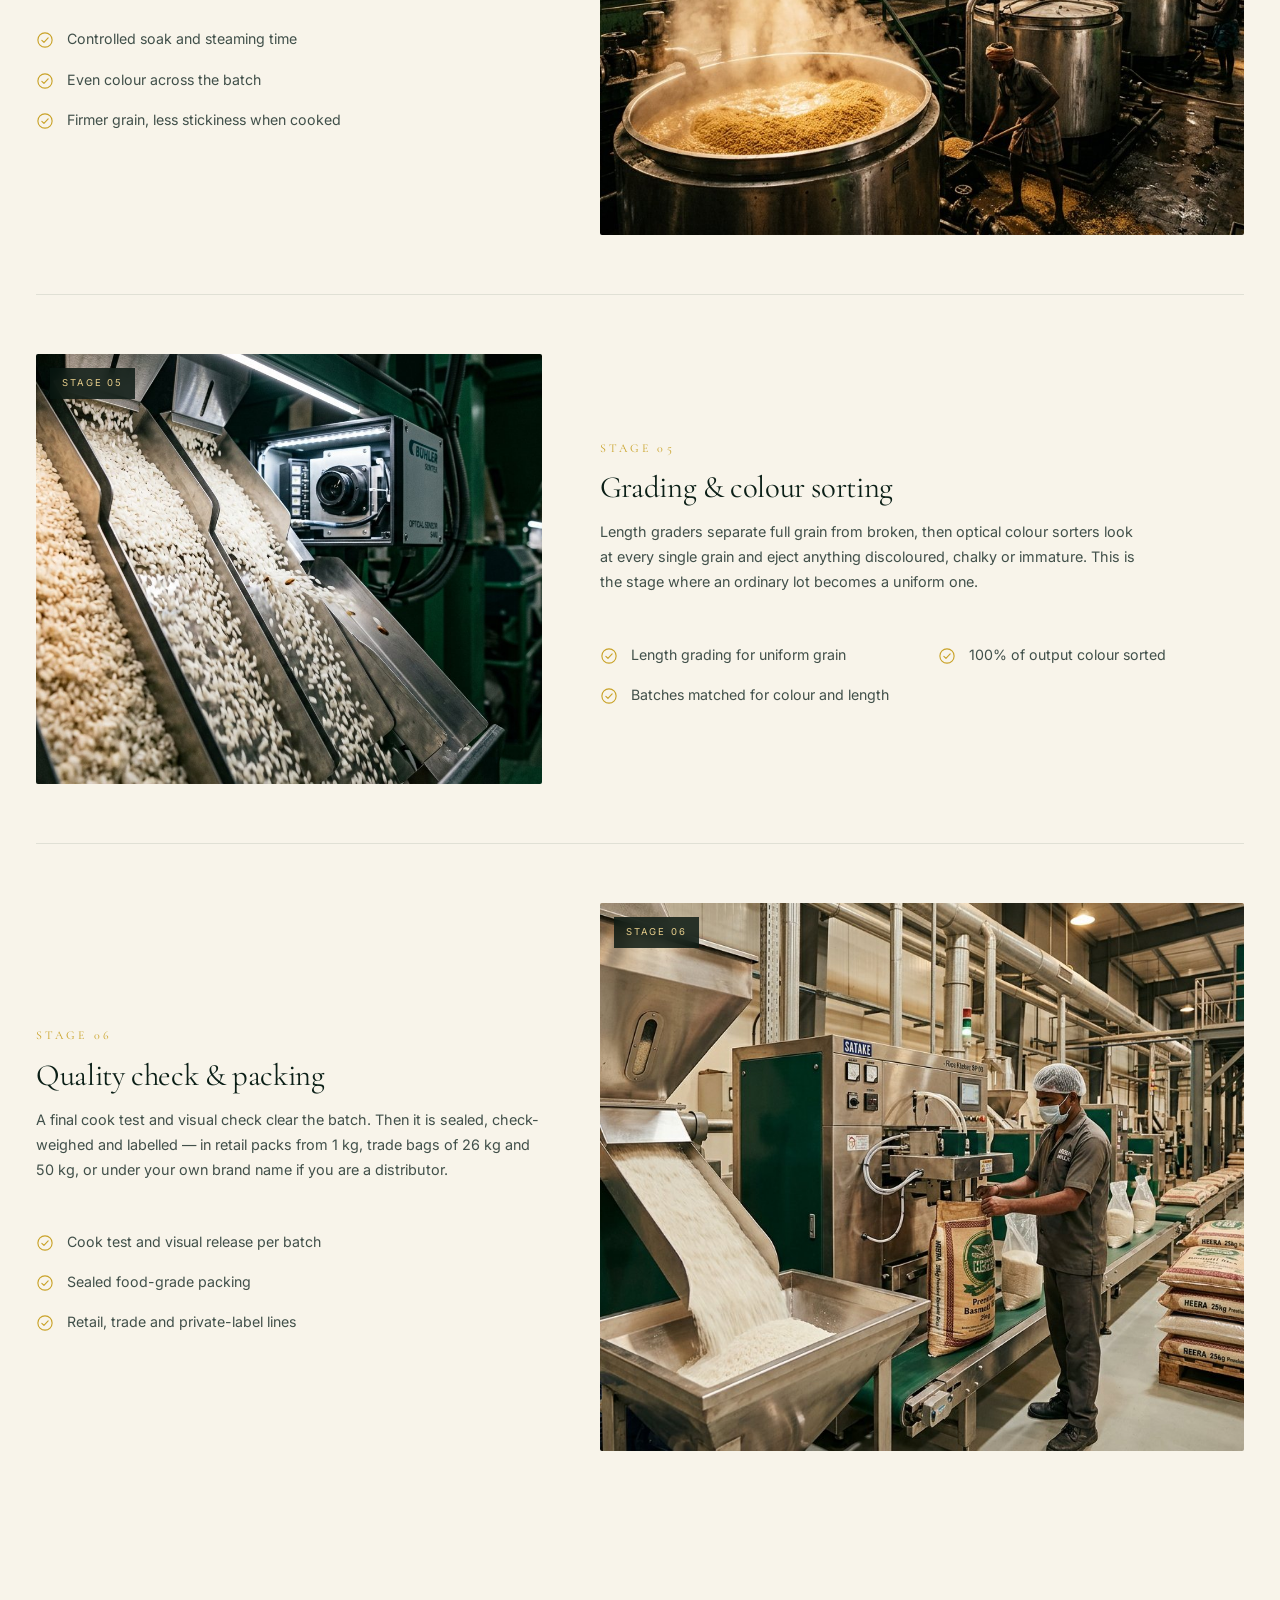
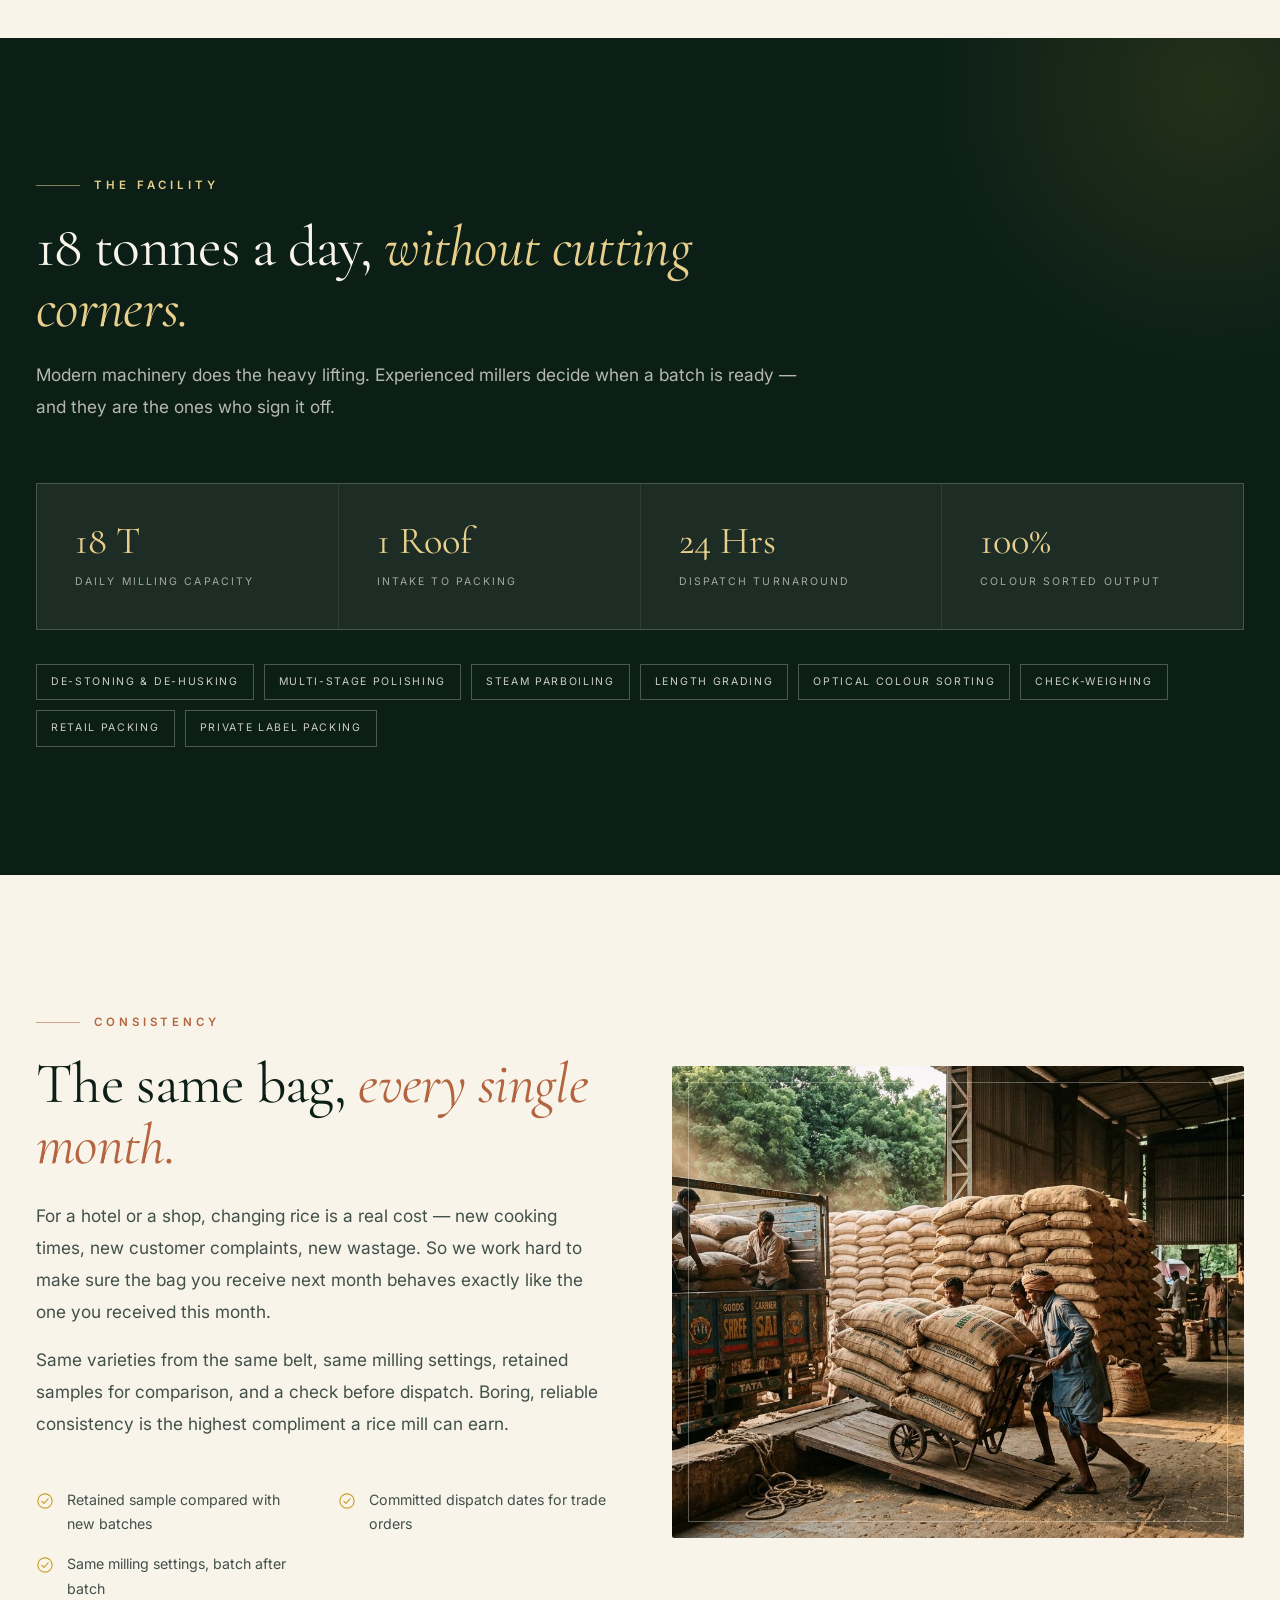
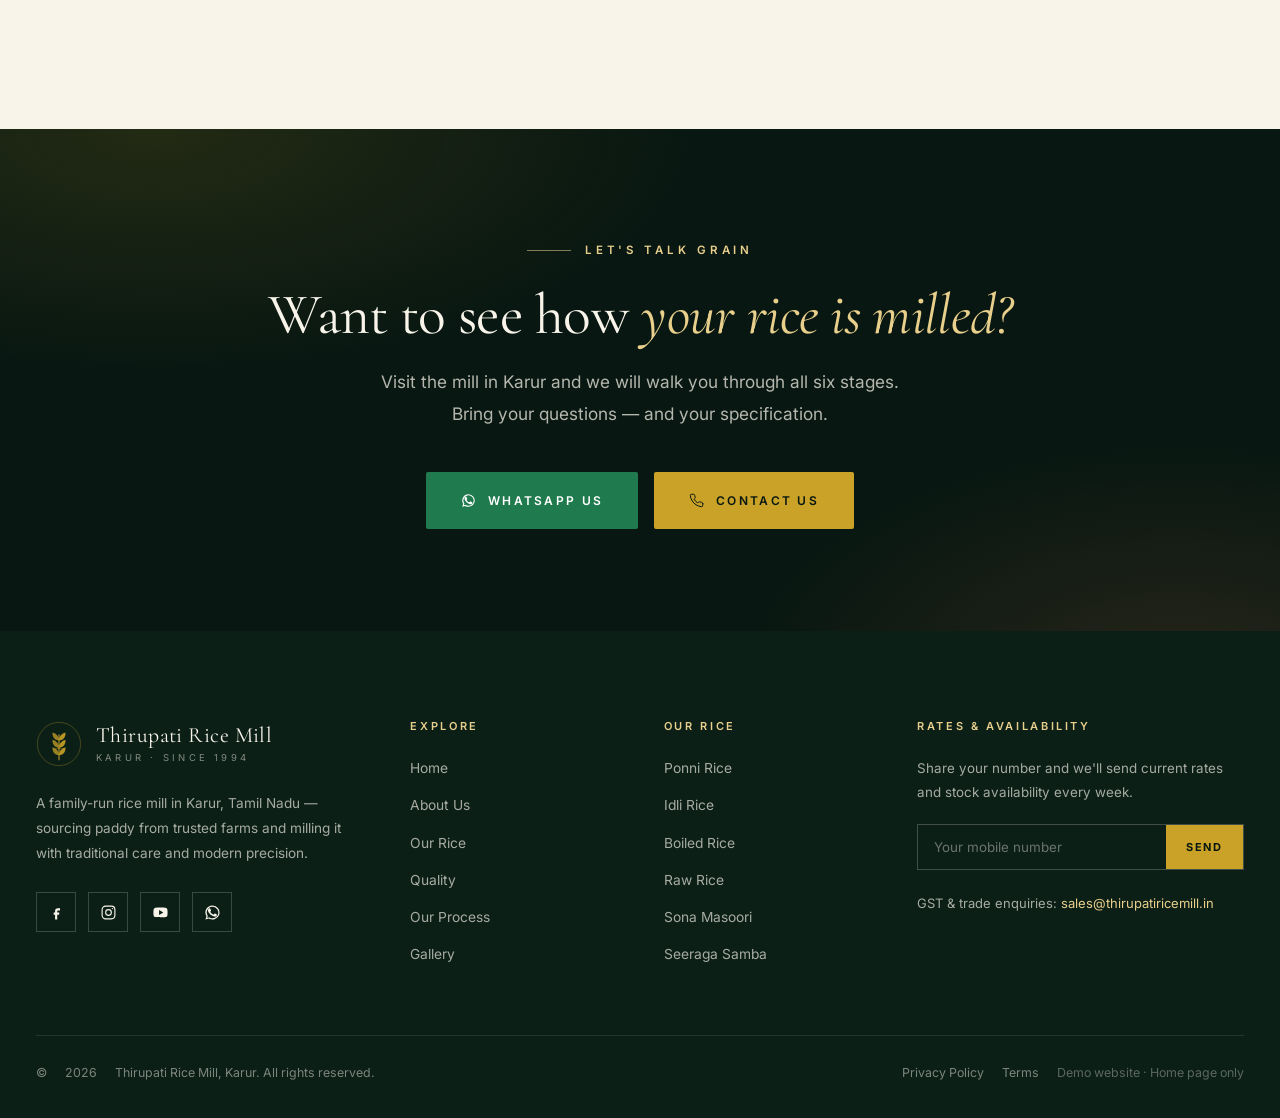
<file: process.html>
<!DOCTYPE html>
<html lang="en">
<head>
<meta charset="utf-8">
<meta name="viewport" content="width=device-width, initial-scale=1">
<title>Our Process — From Paddy to Rice | Thirupati Rice Mill, Karur</title>
<meta name="description" content="Six stages under one roof: paddy intake, cleaning, milling, parboiling, grading, quality check and packing in Karur, Tamil Nadu.">
<meta name="theme-color" content="#0B1F17">
<meta property="og:title" content="Our Process — From Paddy to Rice | Thirupati Rice Mill, Karur">
<meta property="og:description" content="Six stages under one roof: paddy intake, cleaning, milling, parboiling, grading, quality check and packing in Karur, Tamil Nadu.">
<meta property="og:type" content="website">
<link rel="icon" href="data:image/svg+xml,%3Csvg xmlns='http://www.w3.org/2000/svg' viewBox='0 0 100 100'%3E%3Crect width='100' height='100' fill='%230B1F17'/%3E%3Ctext x='50' y='68' font-family='Georgia,serif' font-size='56' fill='%23C9A227' text-anchor='middle'%3ET%3C/text%3E%3C/svg%3E">
<link rel="preconnect" href="https://fonts.googleapis.com">
<link rel="preconnect" href="https://fonts.gstatic.com" crossorigin>
<link href="https://fonts.googleapis.com/css2?family=Cormorant+Garamond:ital,wght@0,300;0,400;0,500;0,600;1,400;1,500&family=Inter:wght@300;400;500;600;700&display=swap" rel="stylesheet">
<link rel="stylesheet" href="assets/css/style.css">
</head>
<body>
<!-- ================= PRELOADER ================= -->
<div id="preloader">
  <div class="preload-inner">
    <svg class="logo-mark" viewBox="0 0 100 100" aria-hidden="true">
      <use href="#grain-emblem"></use>
    </svg>
    <div class="p-name">Thirupati Rice Mill</div>
    <div class="preload-bar"><span></span></div>
  </div>
</div>

<!-- ================= SVG SPRITE ================= -->
<svg width="0" height="0" style="position:absolute" aria-hidden="true" focusable="false">
  <defs>
    <symbol id="grain-emblem" viewBox="0 0 100 100">
      <circle cx="50" cy="50" r="47" fill="none" stroke="currentColor" stroke-width="1.2" opacity=".55"/>
      <path d="M50 84V30" fill="none" stroke="currentColor" stroke-width="2.2" stroke-linecap="round"/>
      <path d="M50 42c0-8 6-15 14-17 1 9-4 17-14 17z" fill="currentColor" opacity=".9"/>
      <path d="M50 42c0-8-6-15-14-17-1 9 4 17 14 17z" fill="currentColor" opacity=".75"/>
      <path d="M50 58c0-8 6-15 14-17 1 9-4 17-14 17z" fill="currentColor" opacity=".9"/>
      <path d="M50 58c0-8-6-15-14-17-1 9 4 17 14 17z" fill="currentColor" opacity=".75"/>
      <path d="M50 74c0-8 6-15 14-17 1 9-4 17-14 17z" fill="currentColor" opacity=".9"/>
      <path d="M50 74c0-8-6-15-14-17-1 9 4 17 14 17z" fill="currentColor" opacity=".75"/>
      <path d="M40 62c5-3 15-3 20 0" fill="none" stroke="currentColor" stroke-width="1.4" opacity=".7"/>
    </symbol>
    <symbol id="i-phone" viewBox="0 0 24 24" fill="none" stroke="currentColor" stroke-width="1.6" stroke-linecap="round" stroke-linejoin="round"><path d="M22 16.9v3a2 2 0 0 1-2.2 2 19.8 19.8 0 0 1-8.6-3.1 19.5 19.5 0 0 1-6-6A19.8 19.8 0 0 1 2.1 4.2 2 2 0 0 1 4.1 2h3a2 2 0 0 1 2 1.7c.1 1 .4 1.9.7 2.8a2 2 0 0 1-.5 2.1L8.1 9.9a16 16 0 0 0 6 6l1.3-1.3a2 2 0 0 1 2.1-.4c.9.3 1.8.6 2.8.7a2 2 0 0 1 1.7 2z"/></symbol>
    <symbol id="i-pin" viewBox="0 0 24 24" fill="none" stroke="currentColor" stroke-width="1.6" stroke-linecap="round" stroke-linejoin="round"><path d="M21 10c0 7-9 13-9 13S3 17 3 10a9 9 0 1 1 18 0z"/><circle cx="12" cy="10" r="3"/></symbol>
    <symbol id="i-mail" viewBox="0 0 24 24" fill="none" stroke="currentColor" stroke-width="1.6" stroke-linecap="round" stroke-linejoin="round"><rect x="2" y="4" width="20" height="16" rx="2"/><path d="m2 7 10 6 10-6"/></symbol>
    <symbol id="i-clock" viewBox="0 0 24 24" fill="none" stroke="currentColor" stroke-width="1.6" stroke-linecap="round" stroke-linejoin="round"><circle cx="12" cy="12" r="9"/><path d="M12 7v5l3 2"/></symbol>
    <symbol id="i-check" viewBox="0 0 24 24" fill="none" stroke="currentColor" stroke-width="1.7" stroke-linecap="round" stroke-linejoin="round"><path d="M20 6 9 17l-5-5"/></symbol>
    <symbol id="i-check-circle" viewBox="0 0 24 24" fill="none" stroke="currentColor" stroke-width="1.5" stroke-linecap="round" stroke-linejoin="round"><circle cx="12" cy="12" r="9.5"/><path d="m7.8 12.4 2.8 2.8 5.6-6"/></symbol>
    <symbol id="i-arrow-right" viewBox="0 0 24 24" fill="none" stroke="currentColor" stroke-width="1.7" stroke-linecap="round" stroke-linejoin="round"><path d="M4 12h15"/><path d="m13 6 6 6-6 6"/></symbol>
    <symbol id="i-arrow-up" viewBox="0 0 24 24" fill="none" stroke="currentColor" stroke-width="1.8" stroke-linecap="round" stroke-linejoin="round"><path d="M12 20V5"/><path d="m6 11 6-6 6 6"/></symbol>
    <symbol id="i-whatsapp" viewBox="0 0 24 24" fill="currentColor"><path d="M17.5 14.4c-.3-.2-1.8-.9-2-1s-.5-.2-.7.2-.8 1-1 1.2-.4.2-.7.1a8.2 8.2 0 0 1-2.4-1.5 9 9 0 0 1-1.7-2.1c-.2-.3 0-.5.1-.7l.5-.6a1.8 1.8 0 0 0 .3-.5.6.6 0 0 0 0-.6c0-.2-.7-1.7-1-2.3s-.5-.5-.7-.5h-.6a1.2 1.2 0 0 0-.9.4A3.6 3.6 0 0 0 5.6 9a6.3 6.3 0 0 0 1.3 3.3 14.2 14.2 0 0 0 5.5 4.8c2 .8 2.8.9 3.5.8a3 3 0 0 0 2.1-1.5 2.6 2.6 0 0 0 .2-1.4c-.1-.2-.3-.2-.7-.4zM12 2a10 10 0 0 0-8.5 15.3L2 22l4.8-1.4A10 10 0 1 0 12 2zm0 18.2a8.2 8.2 0 0 1-4.2-1.2l-.3-.2-2.9.8.8-2.8-.2-.3A8.2 8.2 0 1 1 12 20.2z"/></symbol>
    <symbol id="i-instagram" viewBox="0 0 24 24" fill="none" stroke="currentColor" stroke-width="1.6"><rect x="3" y="3" width="18" height="18" rx="5"/><circle cx="12" cy="12" r="4"/><circle cx="17.5" cy="6.5" r="1" fill="currentColor" stroke="none"/></symbol>
    <symbol id="i-facebook" viewBox="0 0 24 24" fill="currentColor"><path d="M14 9h3V6h-3a4 4 0 0 0-4 4v2H8v3h2v7h3v-7h2.6l.4-3H13v-1.6c0-.8.3-1.4 1-1.4z"/></symbol>
    <symbol id="i-youtube" viewBox="0 0 24 24" fill="currentColor"><path d="M22 12s0-3.2-.4-4.7a2.5 2.5 0 0 0-1.7-1.8C18.3 5 12 5 12 5s-6.3 0-7.9.5A2.5 2.5 0 0 0 2.4 7.3C2 8.8 2 12 2 12s0 3.2.4 4.7a2.5 2.5 0 0 0 1.7 1.8C5.7 19 12 19 12 19s6.3 0 7.9-.5a2.5 2.5 0 0 0 1.7-1.8C22 15.2 22 12 22 12zM10 15.5v-7l6 3.5z"/></symbol>
    <!-- Why Thirupati icons -->
    <symbol id="i-grain-select" viewBox="0 0 48 48" fill="none" stroke="currentColor" stroke-width="1.5" stroke-linecap="round" stroke-linejoin="round">
      <path d="M24 42V18"/><path d="M24 24c0-5 4-9 9-10 .5 5.5-3 10-9 10z"/><path d="M24 24c0-5-4-9-9-10-.5 5.5 3 10 9 10z"/>
      <path d="M24 33c0-5 4-9 9-10 .5 5.5-3 10-9 10z"/><path d="M24 33c0-5-4-9-9-10-.5 5.5 3 10 9 10z"/>
      <path d="M14 8h20"/><path d="M24 8v5"/>
    </symbol>
    <symbol id="i-mill-modern" viewBox="0 0 48 48" fill="none" stroke="currentColor" stroke-width="1.5" stroke-linecap="round" stroke-linejoin="round">
      <path d="M6 42h36"/><path d="M9 42V20l10-6 10 6v22"/><path d="M29 42V24h10v18"/>
      <path d="M15 26h6v6h-6z"/><path d="M15 36h6"/><path d="M33 30h3"/><path d="M33 36h3"/>
      <path d="M24 14v-4"/>
    </symbol>
    <symbol id="i-hygiene" viewBox="0 0 48 48" fill="none" stroke="currentColor" stroke-width="1.5" stroke-linecap="round" stroke-linejoin="round">
      <path d="M24 6 8 12v12c0 9 6.8 15.4 16 18 9.2-2.6 16-9 16-18V12z"/>
      <path d="m17 24 5 5 10-11"/>
    </symbol>
    <symbol id="i-consistent" viewBox="0 0 48 48" fill="none" stroke="currentColor" stroke-width="1.5" stroke-linecap="round" stroke-linejoin="round">
      <path d="M9 40V26"/><path d="M20 40V18"/><path d="M31 40V30"/><path d="M42 40V12"/>
      <path d="m33 10 9 2-2 9"/>
    </symbol>
    <!-- Process icons -->
    <symbol id="i-paddy" viewBox="0 0 48 48" fill="none" stroke="currentColor" stroke-width="1.5" stroke-linecap="round" stroke-linejoin="round">
      <path d="M24 42V14"/><path d="M24 20c0-4.5 3.6-8.2 8.2-9 .4 5-2.7 9-8.2 9z"/><path d="M24 20c0-4.5-3.6-8.2-8.2-9-.4 5 2.7 9 8.2 9z"/>
      <path d="M24 30c0-4.5 3.6-8.2 8.2-9 .4 5-2.7 9-8.2 9z"/><path d="M24 30c0-4.5-3.6-8.2-8.2-9-.4 5 2.7 9 8.2 9z"/>
    </symbol>
    <symbol id="i-cleaning" viewBox="0 0 48 48" fill="none" stroke="currentColor" stroke-width="1.5" stroke-linecap="round" stroke-linejoin="round">
      <path d="M14 14h20l-3 26H17z"/><path d="M11 9h26"/><path d="M24 22v12"/><path d="M20 27h8"/><path d="M39 20l1.5 2 2.5.6-2 1.8.5 2.6-2.5-1.4-2.5 1.4.5-2.6-2-1.8 2.5-.6z"/>
    </symbol>
    <symbol id="i-milling" viewBox="0 0 48 48" fill="none" stroke="currentColor" stroke-width="1.5" stroke-linecap="round" stroke-linejoin="round">
      <circle cx="24" cy="24" r="13"/><circle cx="24" cy="24" r="4"/>
      <path d="M24 11v6M24 31v6M11 24h6M31 24h6M15 15l4 4M29 29l4 4M33 15l-4 4M19 29l-4 4"/>
    </symbol>
    <symbol id="i-grading" viewBox="0 0 48 48" fill="none" stroke="currentColor" stroke-width="1.5" stroke-linecap="round" stroke-linejoin="round">
      <path d="M8 16h32"/><path d="M8 24h22"/><path d="M8 32h13"/>
      <circle cx="36" cy="24" r="2.4"/><circle cx="27" cy="32" r="2.4"/><circle cx="15" cy="38" r="2.4"/>
    </symbol>
    <symbol id="i-qc" viewBox="0 0 48 48" fill="none" stroke="currentColor" stroke-width="1.5" stroke-linecap="round" stroke-linejoin="round">
      <circle cx="21" cy="21" r="12"/><path d="m30 30 9 9"/><path d="m16 21 3.6 3.6L26 18"/>
    </symbol>
    <symbol id="i-packing" viewBox="0 0 48 48" fill="none" stroke="currentColor" stroke-width="1.5" stroke-linecap="round" stroke-linejoin="round">
      <path d="M24 8 8 16v18l16 8 16-8V16z"/><path d="M8 16l16 8 16-8"/><path d="M24 24v18"/>
      <path d="M16 12 32 20"/>
    </symbol>
    <symbol id="i-leaf" viewBox="0 0 24 24" fill="none" stroke="currentColor" stroke-width="1.6" stroke-linecap="round" stroke-linejoin="round"><path d="M20 4C10 4 4 9 4 16a6 6 0 0 0 6 6c7 0 10-8 10-18z"/><path d="M4 20c4-6 8-9 13-11"/></symbol>
    <symbol id="i-truck" viewBox="0 0 24 24" fill="none" stroke="currentColor" stroke-width="1.6" stroke-linecap="round" stroke-linejoin="round"><path d="M2 7h11v9H2z"/><path d="M13 10h4l4 4v2h-8z"/><circle cx="6" cy="18" r="2"/><circle cx="17" cy="18" r="2"/></symbol>
    <symbol id="i-scale" viewBox="0 0 24 24" fill="none" stroke="currentColor" stroke-width="1.6" stroke-linecap="round" stroke-linejoin="round"><path d="M12 4v16"/><path d="M6 20h12"/><path d="M4 8h16"/><path d="M4 8 1.5 15h5z"/><path d="M20 8l2.5 7h-5z"/></symbol>
      <symbol id="i-chevron-right" viewBox="0 0 24 24" fill="none" stroke="currentColor" stroke-width="2" stroke-linecap="round" stroke-linejoin="round"><path d="m9 6 6 6-6 6"/></symbol>
    <symbol id="i-close" viewBox="0 0 24 24" fill="none" stroke="currentColor" stroke-width="1.8" stroke-linecap="round"><path d="M6 6 18 18M18 6 6 18"/></symbol>
    <symbol id="i-arrow-left" viewBox="0 0 24 24" fill="none" stroke="currentColor" stroke-width="1.7" stroke-linecap="round" stroke-linejoin="round"><path d="M20 12H5"/><path d="m11 6-6 6 6 6"/></symbol>
    <symbol id="i-award" viewBox="0 0 24 24" fill="none" stroke="currentColor" stroke-width="1.6" stroke-linecap="round" stroke-linejoin="round"><circle cx="12" cy="9" r="5.5"/><path d="m8.5 13.5-1.5 7 5-2.6 5 2.6-1.5-7"/></symbol>
    <symbol id="i-shield" viewBox="0 0 24 24" fill="none" stroke="currentColor" stroke-width="1.6" stroke-linecap="round" stroke-linejoin="round"><path d="M12 3 5 6v6c0 4.6 3.4 7.7 7 9 3.6-1.3 7-4.4 7-9V6z"/><path d="m9 12 2.2 2.2L15.5 10"/></symbol>
    <symbol id="i-droplet" viewBox="0 0 24 24" fill="none" stroke="currentColor" stroke-width="1.6" stroke-linecap="round" stroke-linejoin="round"><path d="M12 3s6 6.6 6 10.6A6 6 0 0 1 6 13.6C6 9.6 12 3 12 3z"/></symbol>
    <symbol id="i-factory" viewBox="0 0 24 24" fill="none" stroke="currentColor" stroke-width="1.6" stroke-linecap="round" stroke-linejoin="round"><path d="M3 21h18"/><path d="M4 21V10l5 3V10l5 3V7l6 4v10"/><path d="M8 21v-4h3v4"/></symbol>
</defs>
</svg>

<!-- ================= HEADER ================= -->
<header class="site-header" id="siteHeader">
  <div class="topbar">
    <div class="container">
      <ul>
        <li><svg><use href="#i-pin"></use></svg> Karur, Tamil Nadu</li>
        <li><svg><use href="#i-phone"></use></svg> <a href="tel:+919876543210">+91 98765 43210</a></li>
        <li><svg><use href="#i-clock"></use></svg> Mon – Sat · 8:30 am – 7:30 pm</li>
      </ul>
      <span class="topbar-tag">Bulk &amp; Retail Supply Across Tamil Nadu</span>
    </div>
  </div>

  <div class="nav-shell">
    <div class="navbar">
      <a href="index.html" class="brand" aria-label="Thirupati Rice Mill — home">
        <svg class="brand-mark" viewBox="0 0 100 100" aria-hidden="true"><use href="#grain-emblem"></use></svg>
        <span class="brand-text">
          <span class="brand-name">Thirupati Rice Mill</span>
          <span class="brand-sub">Karur · Since 1994</span>
        </span>
      </a>

      <nav class="main-nav" aria-label="Primary">
        <a href="index.html">Home</a>
        <a href="about.html">About</a>
        <a href="rice.html">Our Rice</a>
        <a href="quality.html">Quality</a>
        <a href="process.html" class="active">Our Process</a>
        <a href="gallery.html">Gallery</a>
        <a href="contact.html">Contact</a>
      </nav>

      <div class="nav-actions">
        <a class="nav-phone" href="tel:+919876543210"><svg><use href="#i-phone"></use></svg> +91 98765 43210</a>
        <a class="btn btn--gold btn--sm" href="contact.html">Enquire Now</a>
        <button class="menu-toggle" id="menuToggle" aria-label="Open menu" aria-expanded="false" aria-controls="mobileNav"><span></span></button>
      </div>
    </div>
  </div>
</header>

<!-- ================= MOBILE NAV ================= -->
<nav class="mobile-nav" id="mobileNav" aria-label="Mobile">
  <a href="index.html" class="m-link">Home <span>01</span></a>
  <a href="#" class="m-link" data-demo="About">About <span>02</span></a>
  <a href="#" class="m-link" data-demo="Our Rice">Our Rice <span>03</span></a>
  <a href="#" class="m-link" data-demo="Quality">Quality <span>04</span></a>
  <a href="#" class="m-link" data-demo="Our Process">Our Process <span>05</span></a>
  <a href="#" class="m-link" data-demo="Gallery">Gallery <span>06</span></a>
  <a href="#" class="m-link" data-demo="Contact">Contact <span>07</span></a>
  <div class="m-foot">
    <strong>Mill &amp; Office</strong>
    Ramanathapuram Road, Karur – 639001, Tamil Nadu<br>
    <a href="tel:+919876543210" style="color:var(--gold-soft)">+91 98765 43210</a>
  </div>
</nav>

<main>

<section class="page-hero">
  <div class="page-hero-media"><img src="assets/images/mill-machinery.jpg" alt="Milling machinery inside Thirupati Rice Mill, Karur" fetchpriority="high"></div>
  <div class="hero-grain" aria-hidden="true"></div>
  <div class="page-hero-inner container">
    <nav class="breadcrumb" aria-label="Breadcrumb">
      <a href="index.html">Home</a>
      <svg><use href="#i-chevron-right"></use></svg>
      <span aria-current="page">Our Process</span>
    </nav>
    <span class="eyebrow eyebrow--light" style="margin-top:22px">Our Process</span>
    <h1 class="display-2">From paddy <em>to rice.</em></h1>
    <p>Six deliberate stages stand between the field and your kitchen — all of them under one roof, none of them skipped.</p>
  </div>
</section>
<section class="section">
  <div class="container">
    <div class="section-head">
      <span class="eyebrow" data-reveal="fade">The Six Stages</span>
      <h2 class="display-2" data-reveal>Nothing rushed. <em class="serif-italic">Nothing skipped.</em></h2>
      <p class="lead" data-reveal data-delay="1">Because intake, milling, grading and packing all happen in the same facility, we can hold quality at every handover instead of hoping for the best between three different contractors.</p>
    </div>
  </div>
</section>

<section class="section" style="padding-top:0">
  <div class="container">

    <article class="rice-detail" id="step-01">
      <div class="rice-detail-media" data-reveal="left">
        <img src="assets/images/paddy-intake.jpg" alt="Farmers unloading paddy sacks at the mill" loading="lazy">
        <span class="rice-tag">Stage 01</span>
      </div>
      <div class="rice-detail-body" data-reveal="right">
        <span class="stage-num">STAGE 01</span>
        <h3 style="margin-top:12px">Paddy intake</h3>
        <p>Paddy arrives from partner farms across the Karur belt and the delta. Each lot is weighed, sampled for moisture and visually graded before we agree to buy it. Lots that do not meet the mark go back the same day — we would rather turn away a truckload than mill a batch we cannot stand behind.</p>
        <ul class="check-grid"><li><svg><use href="#i-check-circle"></use></svg><span>Weighbridge entry for every lot</span></li><li><svg><use href="#i-check-circle"></use></svg><span>Moisture sampled before unloading</span></li><li><svg><use href="#i-check-circle"></use></svg><span>Lot-wise record kept for traceability</span></li></ul>
      </div>
    </article>
    <article class="rice-detail rice-detail--reverse" id="step-02">
      <div class="rice-detail-media" data-reveal="left">
        <img src="assets/images/cleaning-destoner.jpg" alt="Paddy flowing over vibrating sieves in the cleaning section" loading="lazy">
        <span class="rice-tag">Stage 02</span>
      </div>
      <div class="rice-detail-body" data-reveal="right">
        <span class="stage-num">STAGE 02</span>
        <h3 style="margin-top:12px">Cleaning &amp; de-stoning</h3>
        <p>Paddy passes over vibrating sieves and through aspirators that lift away husk, straw and light dust, then through a de-stoner that drops out sand and small stones. This is the stage that decides whether your rice is clean — everything after it just polishes what is left.</p>
        <ul class="check-grid"><li><svg><use href="#i-check-circle"></use></svg><span>Stones and sand removed by de-stoner</span></li><li><svg><use href="#i-check-circle"></use></svg><span>Husk and straw separated by aspiration</span></li><li><svg><use href="#i-check-circle"></use></svg><span>Dust extracted from the line, not the room</span></li></ul>
      </div>
    </article>
    <article class="rice-detail" id="step-03">
      <div class="rice-detail-media" data-reveal="left">
        <img src="assets/images/milling-polisher.jpg" alt="Rice polishing roller in operation" loading="lazy">
        <span class="rice-tag">Stage 03</span>
      </div>
      <div class="rice-detail-body" data-reveal="right">
        <span class="stage-num">STAGE 03</span>
        <h3 style="margin-top:12px">Milling &amp; polishing</h3>
        <p>Multi-stage shelling and polishing, run on settings chosen for the variety rather than one setting for everything. Gentler passes mean fewer broken grains, a better finish and more whole rice in the bag you buy.</p>
        <ul class="check-grid"><li><svg><use href="#i-check-circle"></use></svg><span>Settings tuned per variety</span></li><li><svg><use href="#i-check-circle"></use></svg><span>Multi-pass polishing to reduce breakage</span></li><li><svg><use href="#i-check-circle"></use></svg><span>Silky, even finish with no chalky patches</span></li></ul>
      </div>
    </article>
    <article class="rice-detail rice-detail--reverse" id="step-04">
      <div class="rice-detail-media" data-reveal="left">
        <img src="assets/images/parboiling.jpg" alt="Steam rising from parboiling vats" loading="lazy">
        <span class="rice-tag">Stage 04</span>
      </div>
      <div class="rice-detail-body" data-reveal="right">
        <span class="stage-num">STAGE 04</span>
        <h3 style="margin-top:12px">Steaming &amp; parboiling</h3>
        <p>For Ponni, boiled and idli grades, paddy is soaked and steam-parboiled before milling. The grain firms up from the inside, takes on its golden colour and cooks without turning sticky — the reason parboiled rice behaves so well in South Indian kitchens.</p>
        <ul class="check-grid"><li><svg><use href="#i-check-circle"></use></svg><span>Controlled soak and steaming time</span></li><li><svg><use href="#i-check-circle"></use></svg><span>Even colour across the batch</span></li><li><svg><use href="#i-check-circle"></use></svg><span>Firmer grain, less stickiness when cooked</span></li></ul>
      </div>
    </article>
    <article class="rice-detail" id="step-05">
      <div class="rice-detail-media" data-reveal="left">
        <img src="assets/images/colour-sorter.jpg" alt="Rice colour sorter machine separating grains" loading="lazy">
        <span class="rice-tag">Stage 05</span>
      </div>
      <div class="rice-detail-body" data-reveal="right">
        <span class="stage-num">STAGE 05</span>
        <h3 style="margin-top:12px">Grading &amp; colour sorting</h3>
        <p>Length graders separate full grain from broken, then optical colour sorters look at every single grain and eject anything discoloured, chalky or immature. This is the stage where an ordinary lot becomes a uniform one.</p>
        <ul class="check-grid"><li><svg><use href="#i-check-circle"></use></svg><span>Length grading for uniform grain</span></li><li><svg><use href="#i-check-circle"></use></svg><span>100% of output colour sorted</span></li><li><svg><use href="#i-check-circle"></use></svg><span>Batches matched for colour and length</span></li></ul>
      </div>
    </article>
    <article class="rice-detail rice-detail--reverse" id="step-06">
      <div class="rice-detail-media" data-reveal="left">
        <img src="assets/images/packing-line.jpg" alt="Rice packing line sealing bags" loading="lazy">
        <span class="rice-tag">Stage 06</span>
      </div>
      <div class="rice-detail-body" data-reveal="right">
        <span class="stage-num">STAGE 06</span>
        <h3 style="margin-top:12px">Quality check &amp; packing</h3>
        <p>A final cook test and visual check clear the batch. Then it is sealed, check-weighed and labelled — in retail packs from 1 kg, trade bags of 26 kg and 50 kg, or under your own brand name if you are a distributor.</p>
        <ul class="check-grid"><li><svg><use href="#i-check-circle"></use></svg><span>Cook test and visual release per batch</span></li><li><svg><use href="#i-check-circle"></use></svg><span>Sealed food-grade packing</span></li><li><svg><use href="#i-check-circle"></use></svg><span>Retail, trade and private-label lines</span></li></ul>
      </div>
    </article>
  </div>
</section>

<section class="section section--forest">
  <div class="container">
    <div class="section-head">
      <span class="eyebrow eyebrow--light" data-reveal="fade">The Facility</span>
      <h2 class="display-2" data-reveal">18 tonnes a day, <em>without cutting corners.</em></h2>
      <p class="lead" data-reveal data-delay="1">Modern machinery does the heavy lifting. Experienced millers decide when a batch is ready — and they are the ones who sign it off.</p>
    </div>
    <div class="stat-band" data-reveal data-delay="2"><div><b>18 T</b><span>Daily Milling Capacity</span></div><div><b>1 Roof</b><span>Intake to Packing</span></div><div><b>24 Hrs</b><span>Dispatch Turnaround</span></div><div><b>100%</b><span>Colour Sorted Output</span></div></div>
    <ul class="capability-list" data-reveal="fade" style="margin-top:34px">
      <li>De-stoning &amp; De-husking</li><li>Multi-Stage Polishing</li><li>Steam Parboiling</li>
      <li>Length Grading</li><li>Optical Colour Sorting</li><li>Check-Weighing</li>
      <li>Retail Packing</li><li>Private Label Packing</li>
    </ul>
  </div>
</section>

<section class="section">
  <div class="container">
    <div class="split split--media-right">
      <div class="split-body" data-reveal="left">
        <span class="eyebrow">Consistency</span>
        <h2 class="display-2" style="margin:22px 0 24px">The same bag, <em class="serif-italic">every single month.</em></h2>
        <p class="lead">For a hotel or a shop, changing rice is a real cost — new cooking times, new customer complaints, new wastage. So we work hard to make sure the bag you receive next month behaves exactly like the one you received this month.</p>
        <p class="lead">Same varieties from the same belt, same milling settings, retained samples for comparison, and a check before dispatch. Boring, reliable consistency is the highest compliment a rice mill can earn.</p>
        <ul class="check-grid"><li><svg><use href="#i-check-circle"></use></svg><span>Retained sample compared with new batches</span></li><li><svg><use href="#i-check-circle"></use></svg><span>Committed dispatch dates for trade orders</span></li><li><svg><use href="#i-check-circle"></use></svg><span>Same milling settings, batch after batch</span></li></ul>
      </div>
      <figure class="split-media" data-reveal="right" style="margin:0">
        <img src="assets/images/delivery-truck.jpg" alt="Rice bags being dispatched to customers" loading="lazy">
      </figure>
    </div>
  </div>
</section>

<section class="section final final--slim">
  <div class="container">
    <div class="final-inner">
      <span class="eyebrow eyebrow--light eyebrow--center" data-reveal="fade">Let's Talk Grain</span>
      <h2 class="display-2" data-reveal>Want to see how <em>your rice is milled?</em></h2>
      <p class="lead" data-reveal data-delay="1" style="color:rgba(248,244,234,.72)">Visit the mill in Karur and we will walk you through all six stages. Bring your questions — and your specification.</p>
      <div class="final-actions" data-reveal data-delay="2">
        <a class="btn btn--wa" href="https://wa.me/919876543210?text=Hello%20Thirupati%20Rice%20Mill%2C%20I%20would%20like%20to%20enquire%20about%20rice." target="_blank" rel="noopener"><svg><use href="#i-whatsapp"></use></svg> WhatsApp Us</a>
        <a class="btn btn--gold" href="contact.html"><svg><use href="#i-phone"></use></svg> Contact Us</a>
      </div>
    </div>
  </div>
</section>
</main>

<!-- ================= FOOTER ================= -->
<footer class="site-footer">
  <div class="container">
    <div class="footer-grid">
      <div class="footer-brand">
        <a href="index.html" class="brand">
          <svg class="brand-mark" viewBox="0 0 100 100" aria-hidden="true"><use href="#grain-emblem"></use></svg>
          <span class="brand-text">
            <span class="brand-name">Thirupati Rice Mill</span>
            <span class="brand-sub">Karur · Since 1994</span>
          </span>
        </a>
        <p>A family-run rice mill in Karur, Tamil Nadu — sourcing paddy from trusted farms and milling it with traditional care and modern precision.</p>
        <div class="footer-social">
          <a href="#" data-demo="Facebook" aria-label="Facebook"><svg><use href="#i-facebook"></use></svg></a>
          <a href="#" data-demo="Instagram" aria-label="Instagram"><svg><use href="#i-instagram"></use></svg></a>
          <a href="#" data-demo="YouTube" aria-label="YouTube"><svg><use href="#i-youtube"></use></svg></a>
          <a href="https://wa.me/919876543210" target="_blank" rel="noopener" aria-label="WhatsApp"><svg><use href="#i-whatsapp"></use></svg></a>
        </div>
      </div>

      <div class="footer-col">
        <h4>Explore</h4>
        <ul>
          <li><a href="index.html">Home</a></li>
          <li><a href="about.html">About Us</a></li>
          <li><a href="rice.html">Our Rice</a></li>
          <li><a href="quality.html">Quality</a></li>
          <li><a href="process.html">Our Process</a></li>
          <li><a href="gallery.html">Gallery</a></li>
        </ul>
      </div>

      <div class="footer-col">
        <h4>Our Rice</h4>
        <ul>
          <li><a href="rice.html#ponni">Ponni Rice</a></li>
          <li><a href="rice.html#idli">Idli Rice</a></li>
          <li><a href="rice.html#boiled">Boiled Rice</a></li>
          <li><a href="rice.html#raw">Raw Rice</a></li>
          <li><a href="rice.html#sona-masoori">Sona Masoori</a></li>
          <li><a href="rice.html#seeraga-samba">Seeraga Samba</a></li>
        </ul>
      </div>

      <div class="footer-col footer-news">
        <h4>Rates &amp; Availability</h4>
        <p>Share your number and we'll send current rates and stock availability every week.</p>
        <form class="footer-form" onsubmit="return false;">
          <input type="tel" placeholder="Your mobile number" aria-label="Your mobile number">
          <button type="submit" data-demo="Newsletter signup">Send</button>
        </form>
        <p style="margin-top:22px;font-size:13px;">GST &amp; trade enquiries: <a href="mailto:sales@thirupatiricemill.in" style="color:var(--gold-soft)">sales@thirupatiricemill.in</a></p>
      </div>
    </div>

    <div class="footer-bottom">
      <span>© <span id="year">2026</span> Thirupati Rice Mill, Karur. All rights reserved.</span>
      <span>
        <a href="#" data-demo="Privacy Policy">Privacy Policy</a>
        <a href="#" data-demo="Terms">Terms</a>
        <span style="color:rgba(248,244,234,.34)">Demo website · Home page only</span>
      </span>
    </div>
  </div>
</footer>

<!-- Floating actions -->
<a class="wa-float" id="waFloat" href="https://wa.me/919876543210?text=Hello%20Thirupati%20Rice%20Mill%2C%20I%20would%20like%20to%20enquire%20about%20rice." target="_blank" rel="noopener" aria-label="Chat on WhatsApp">
  <svg><use href="#i-whatsapp"></use></svg>
</a>
<button class="to-top" id="toTop" aria-label="Back to top"><svg><use href="#i-arrow-up"></use></svg></button>
<div class="toast" id="toast" role="status" aria-live="polite"></div>

<script src="assets/js/main.js"></script>
</body>
</html>
</file>
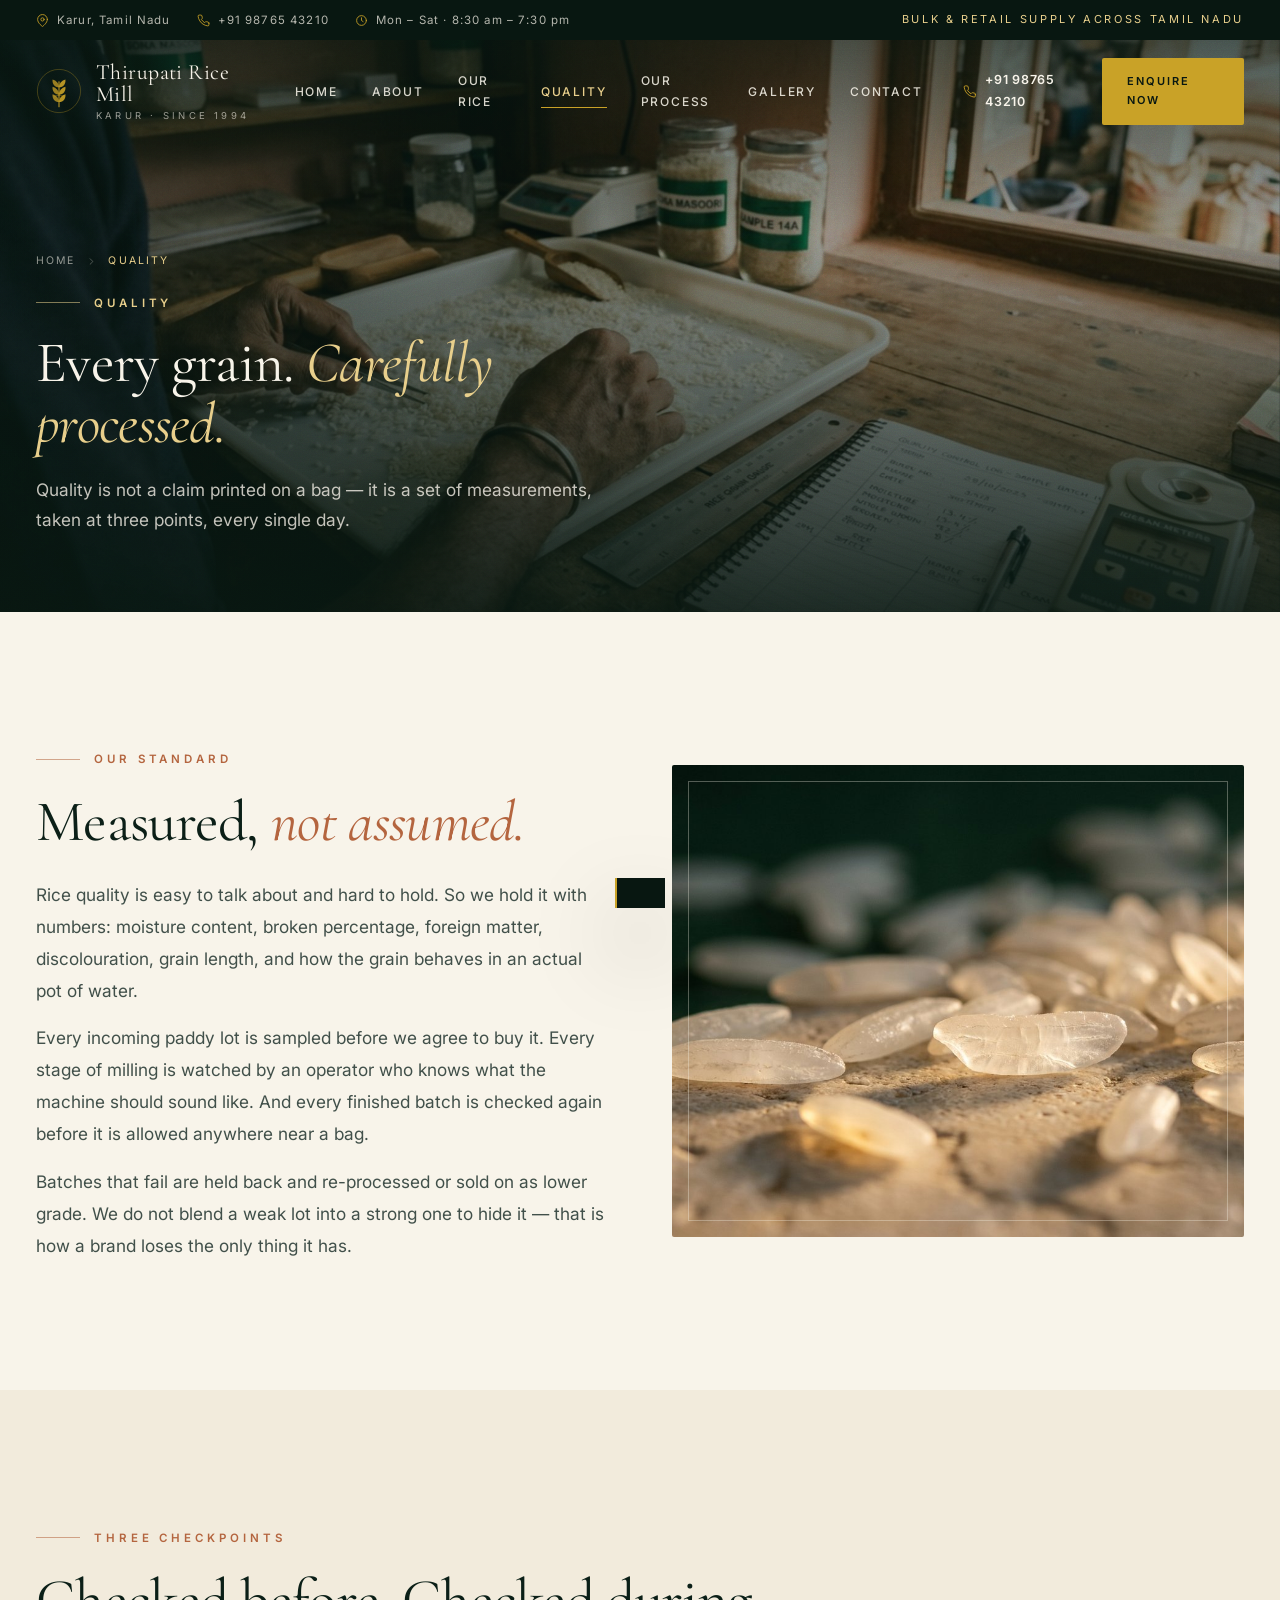
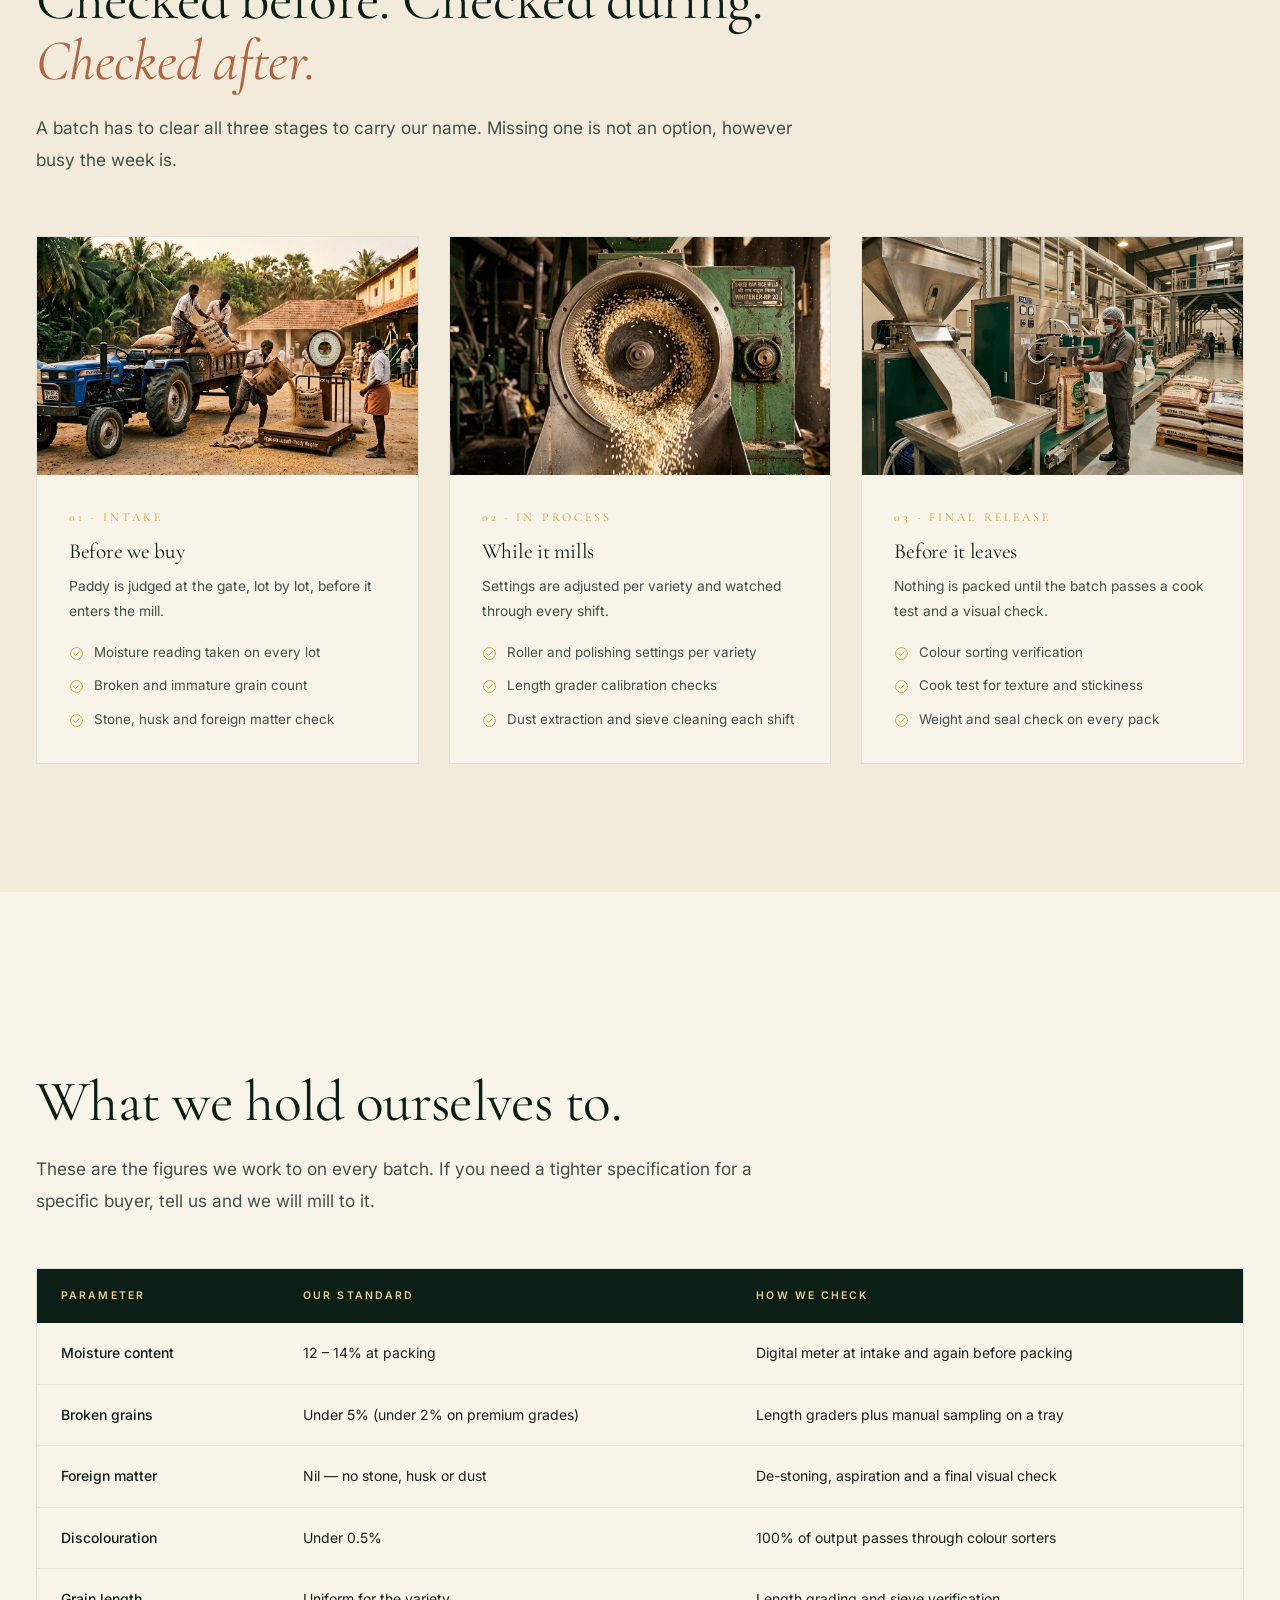
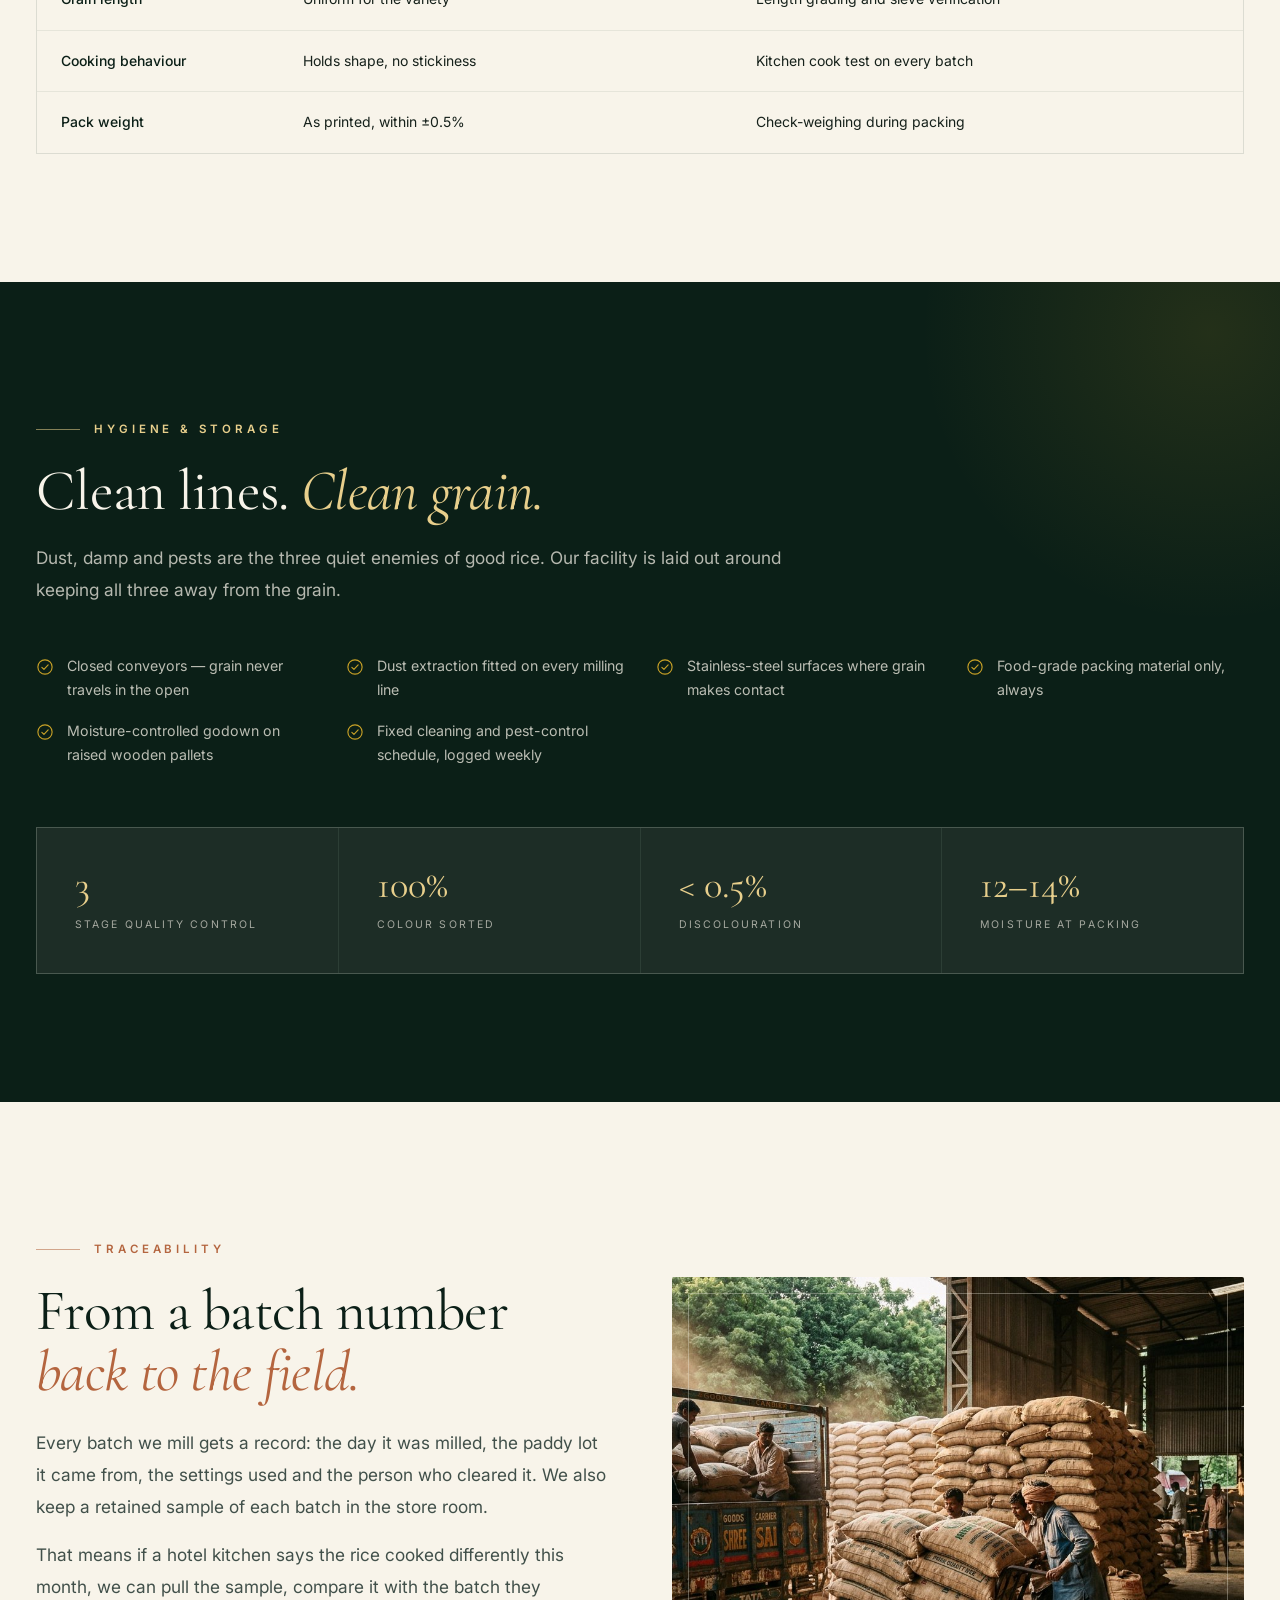
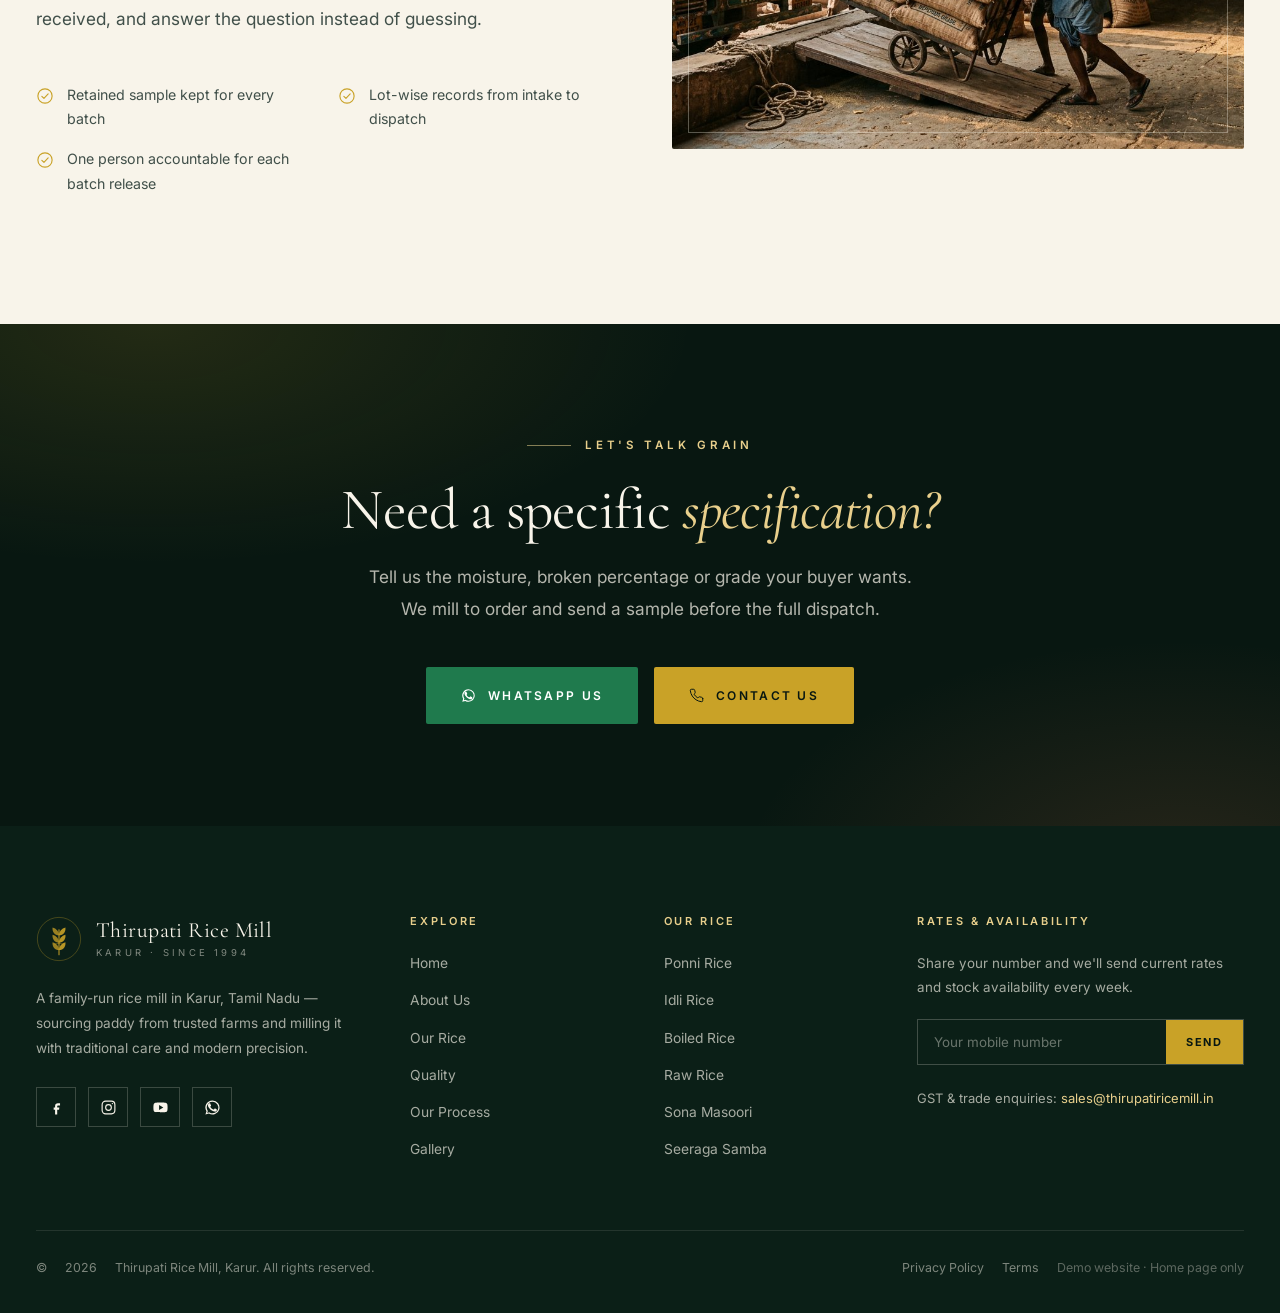
<file: quality.html>
<!DOCTYPE html>
<html lang="en">
<head>
<meta charset="utf-8">
<meta name="viewport" content="width=device-width, initial-scale=1">
<title>Quality — Every Grain Carefully Processed | Thirupati Rice Mill, Karur</title>
<meta name="description" content="Moisture, broken percentage, foreign matter, colour and cooking behaviour checked at three points for every batch milled in Karur.">
<meta name="theme-color" content="#0B1F17">
<meta property="og:title" content="Quality — Every Grain Carefully Processed | Thirupati Rice Mill, Karur">
<meta property="og:description" content="Moisture, broken percentage, foreign matter, colour and cooking behaviour checked at three points for every batch milled in Karur.">
<meta property="og:type" content="website">
<link rel="icon" href="data:image/svg+xml,%3Csvg xmlns='http://www.w3.org/2000/svg' viewBox='0 0 100 100'%3E%3Crect width='100' height='100' fill='%230B1F17'/%3E%3Ctext x='50' y='68' font-family='Georgia,serif' font-size='56' fill='%23C9A227' text-anchor='middle'%3ET%3C/text%3E%3C/svg%3E">
<link rel="preconnect" href="https://fonts.googleapis.com">
<link rel="preconnect" href="https://fonts.gstatic.com" crossorigin>
<link href="https://fonts.googleapis.com/css2?family=Cormorant+Garamond:ital,wght@0,300;0,400;0,500;0,600;1,400;1,500&family=Inter:wght@300;400;500;600;700&display=swap" rel="stylesheet">
<link rel="stylesheet" href="assets/css/style.css">
</head>
<body>
<!-- ================= PRELOADER ================= -->
<div id="preloader">
  <div class="preload-inner">
    <svg class="logo-mark" viewBox="0 0 100 100" aria-hidden="true">
      <use href="#grain-emblem"></use>
    </svg>
    <div class="p-name">Thirupati Rice Mill</div>
    <div class="preload-bar"><span></span></div>
  </div>
</div>

<!-- ================= SVG SPRITE ================= -->
<svg width="0" height="0" style="position:absolute" aria-hidden="true" focusable="false">
  <defs>
    <symbol id="grain-emblem" viewBox="0 0 100 100">
      <circle cx="50" cy="50" r="47" fill="none" stroke="currentColor" stroke-width="1.2" opacity=".55"/>
      <path d="M50 84V30" fill="none" stroke="currentColor" stroke-width="2.2" stroke-linecap="round"/>
      <path d="M50 42c0-8 6-15 14-17 1 9-4 17-14 17z" fill="currentColor" opacity=".9"/>
      <path d="M50 42c0-8-6-15-14-17-1 9 4 17 14 17z" fill="currentColor" opacity=".75"/>
      <path d="M50 58c0-8 6-15 14-17 1 9-4 17-14 17z" fill="currentColor" opacity=".9"/>
      <path d="M50 58c0-8-6-15-14-17-1 9 4 17 14 17z" fill="currentColor" opacity=".75"/>
      <path d="M50 74c0-8 6-15 14-17 1 9-4 17-14 17z" fill="currentColor" opacity=".9"/>
      <path d="M50 74c0-8-6-15-14-17-1 9 4 17 14 17z" fill="currentColor" opacity=".75"/>
      <path d="M40 62c5-3 15-3 20 0" fill="none" stroke="currentColor" stroke-width="1.4" opacity=".7"/>
    </symbol>
    <symbol id="i-phone" viewBox="0 0 24 24" fill="none" stroke="currentColor" stroke-width="1.6" stroke-linecap="round" stroke-linejoin="round"><path d="M22 16.9v3a2 2 0 0 1-2.2 2 19.8 19.8 0 0 1-8.6-3.1 19.5 19.5 0 0 1-6-6A19.8 19.8 0 0 1 2.1 4.2 2 2 0 0 1 4.1 2h3a2 2 0 0 1 2 1.7c.1 1 .4 1.9.7 2.8a2 2 0 0 1-.5 2.1L8.1 9.9a16 16 0 0 0 6 6l1.3-1.3a2 2 0 0 1 2.1-.4c.9.3 1.8.6 2.8.7a2 2 0 0 1 1.7 2z"/></symbol>
    <symbol id="i-pin" viewBox="0 0 24 24" fill="none" stroke="currentColor" stroke-width="1.6" stroke-linecap="round" stroke-linejoin="round"><path d="M21 10c0 7-9 13-9 13S3 17 3 10a9 9 0 1 1 18 0z"/><circle cx="12" cy="10" r="3"/></symbol>
    <symbol id="i-mail" viewBox="0 0 24 24" fill="none" stroke="currentColor" stroke-width="1.6" stroke-linecap="round" stroke-linejoin="round"><rect x="2" y="4" width="20" height="16" rx="2"/><path d="m2 7 10 6 10-6"/></symbol>
    <symbol id="i-clock" viewBox="0 0 24 24" fill="none" stroke="currentColor" stroke-width="1.6" stroke-linecap="round" stroke-linejoin="round"><circle cx="12" cy="12" r="9"/><path d="M12 7v5l3 2"/></symbol>
    <symbol id="i-check" viewBox="0 0 24 24" fill="none" stroke="currentColor" stroke-width="1.7" stroke-linecap="round" stroke-linejoin="round"><path d="M20 6 9 17l-5-5"/></symbol>
    <symbol id="i-check-circle" viewBox="0 0 24 24" fill="none" stroke="currentColor" stroke-width="1.5" stroke-linecap="round" stroke-linejoin="round"><circle cx="12" cy="12" r="9.5"/><path d="m7.8 12.4 2.8 2.8 5.6-6"/></symbol>
    <symbol id="i-arrow-right" viewBox="0 0 24 24" fill="none" stroke="currentColor" stroke-width="1.7" stroke-linecap="round" stroke-linejoin="round"><path d="M4 12h15"/><path d="m13 6 6 6-6 6"/></symbol>
    <symbol id="i-arrow-up" viewBox="0 0 24 24" fill="none" stroke="currentColor" stroke-width="1.8" stroke-linecap="round" stroke-linejoin="round"><path d="M12 20V5"/><path d="m6 11 6-6 6 6"/></symbol>
    <symbol id="i-whatsapp" viewBox="0 0 24 24" fill="currentColor"><path d="M17.5 14.4c-.3-.2-1.8-.9-2-1s-.5-.2-.7.2-.8 1-1 1.2-.4.2-.7.1a8.2 8.2 0 0 1-2.4-1.5 9 9 0 0 1-1.7-2.1c-.2-.3 0-.5.1-.7l.5-.6a1.8 1.8 0 0 0 .3-.5.6.6 0 0 0 0-.6c0-.2-.7-1.7-1-2.3s-.5-.5-.7-.5h-.6a1.2 1.2 0 0 0-.9.4A3.6 3.6 0 0 0 5.6 9a6.3 6.3 0 0 0 1.3 3.3 14.2 14.2 0 0 0 5.5 4.8c2 .8 2.8.9 3.5.8a3 3 0 0 0 2.1-1.5 2.6 2.6 0 0 0 .2-1.4c-.1-.2-.3-.2-.7-.4zM12 2a10 10 0 0 0-8.5 15.3L2 22l4.8-1.4A10 10 0 1 0 12 2zm0 18.2a8.2 8.2 0 0 1-4.2-1.2l-.3-.2-2.9.8.8-2.8-.2-.3A8.2 8.2 0 1 1 12 20.2z"/></symbol>
    <symbol id="i-instagram" viewBox="0 0 24 24" fill="none" stroke="currentColor" stroke-width="1.6"><rect x="3" y="3" width="18" height="18" rx="5"/><circle cx="12" cy="12" r="4"/><circle cx="17.5" cy="6.5" r="1" fill="currentColor" stroke="none"/></symbol>
    <symbol id="i-facebook" viewBox="0 0 24 24" fill="currentColor"><path d="M14 9h3V6h-3a4 4 0 0 0-4 4v2H8v3h2v7h3v-7h2.6l.4-3H13v-1.6c0-.8.3-1.4 1-1.4z"/></symbol>
    <symbol id="i-youtube" viewBox="0 0 24 24" fill="currentColor"><path d="M22 12s0-3.2-.4-4.7a2.5 2.5 0 0 0-1.7-1.8C18.3 5 12 5 12 5s-6.3 0-7.9.5A2.5 2.5 0 0 0 2.4 7.3C2 8.8 2 12 2 12s0 3.2.4 4.7a2.5 2.5 0 0 0 1.7 1.8C5.7 19 12 19 12 19s6.3 0 7.9-.5a2.5 2.5 0 0 0 1.7-1.8C22 15.2 22 12 22 12zM10 15.5v-7l6 3.5z"/></symbol>
    <!-- Why Thirupati icons -->
    <symbol id="i-grain-select" viewBox="0 0 48 48" fill="none" stroke="currentColor" stroke-width="1.5" stroke-linecap="round" stroke-linejoin="round">
      <path d="M24 42V18"/><path d="M24 24c0-5 4-9 9-10 .5 5.5-3 10-9 10z"/><path d="M24 24c0-5-4-9-9-10-.5 5.5 3 10 9 10z"/>
      <path d="M24 33c0-5 4-9 9-10 .5 5.5-3 10-9 10z"/><path d="M24 33c0-5-4-9-9-10-.5 5.5 3 10 9 10z"/>
      <path d="M14 8h20"/><path d="M24 8v5"/>
    </symbol>
    <symbol id="i-mill-modern" viewBox="0 0 48 48" fill="none" stroke="currentColor" stroke-width="1.5" stroke-linecap="round" stroke-linejoin="round">
      <path d="M6 42h36"/><path d="M9 42V20l10-6 10 6v22"/><path d="M29 42V24h10v18"/>
      <path d="M15 26h6v6h-6z"/><path d="M15 36h6"/><path d="M33 30h3"/><path d="M33 36h3"/>
      <path d="M24 14v-4"/>
    </symbol>
    <symbol id="i-hygiene" viewBox="0 0 48 48" fill="none" stroke="currentColor" stroke-width="1.5" stroke-linecap="round" stroke-linejoin="round">
      <path d="M24 6 8 12v12c0 9 6.8 15.4 16 18 9.2-2.6 16-9 16-18V12z"/>
      <path d="m17 24 5 5 10-11"/>
    </symbol>
    <symbol id="i-consistent" viewBox="0 0 48 48" fill="none" stroke="currentColor" stroke-width="1.5" stroke-linecap="round" stroke-linejoin="round">
      <path d="M9 40V26"/><path d="M20 40V18"/><path d="M31 40V30"/><path d="M42 40V12"/>
      <path d="m33 10 9 2-2 9"/>
    </symbol>
    <!-- Process icons -->
    <symbol id="i-paddy" viewBox="0 0 48 48" fill="none" stroke="currentColor" stroke-width="1.5" stroke-linecap="round" stroke-linejoin="round">
      <path d="M24 42V14"/><path d="M24 20c0-4.5 3.6-8.2 8.2-9 .4 5-2.7 9-8.2 9z"/><path d="M24 20c0-4.5-3.6-8.2-8.2-9-.4 5 2.7 9 8.2 9z"/>
      <path d="M24 30c0-4.5 3.6-8.2 8.2-9 .4 5-2.7 9-8.2 9z"/><path d="M24 30c0-4.5-3.6-8.2-8.2-9-.4 5 2.7 9 8.2 9z"/>
    </symbol>
    <symbol id="i-cleaning" viewBox="0 0 48 48" fill="none" stroke="currentColor" stroke-width="1.5" stroke-linecap="round" stroke-linejoin="round">
      <path d="M14 14h20l-3 26H17z"/><path d="M11 9h26"/><path d="M24 22v12"/><path d="M20 27h8"/><path d="M39 20l1.5 2 2.5.6-2 1.8.5 2.6-2.5-1.4-2.5 1.4.5-2.6-2-1.8 2.5-.6z"/>
    </symbol>
    <symbol id="i-milling" viewBox="0 0 48 48" fill="none" stroke="currentColor" stroke-width="1.5" stroke-linecap="round" stroke-linejoin="round">
      <circle cx="24" cy="24" r="13"/><circle cx="24" cy="24" r="4"/>
      <path d="M24 11v6M24 31v6M11 24h6M31 24h6M15 15l4 4M29 29l4 4M33 15l-4 4M19 29l-4 4"/>
    </symbol>
    <symbol id="i-grading" viewBox="0 0 48 48" fill="none" stroke="currentColor" stroke-width="1.5" stroke-linecap="round" stroke-linejoin="round">
      <path d="M8 16h32"/><path d="M8 24h22"/><path d="M8 32h13"/>
      <circle cx="36" cy="24" r="2.4"/><circle cx="27" cy="32" r="2.4"/><circle cx="15" cy="38" r="2.4"/>
    </symbol>
    <symbol id="i-qc" viewBox="0 0 48 48" fill="none" stroke="currentColor" stroke-width="1.5" stroke-linecap="round" stroke-linejoin="round">
      <circle cx="21" cy="21" r="12"/><path d="m30 30 9 9"/><path d="m16 21 3.6 3.6L26 18"/>
    </symbol>
    <symbol id="i-packing" viewBox="0 0 48 48" fill="none" stroke="currentColor" stroke-width="1.5" stroke-linecap="round" stroke-linejoin="round">
      <path d="M24 8 8 16v18l16 8 16-8V16z"/><path d="M8 16l16 8 16-8"/><path d="M24 24v18"/>
      <path d="M16 12 32 20"/>
    </symbol>
    <symbol id="i-leaf" viewBox="0 0 24 24" fill="none" stroke="currentColor" stroke-width="1.6" stroke-linecap="round" stroke-linejoin="round"><path d="M20 4C10 4 4 9 4 16a6 6 0 0 0 6 6c7 0 10-8 10-18z"/><path d="M4 20c4-6 8-9 13-11"/></symbol>
    <symbol id="i-truck" viewBox="0 0 24 24" fill="none" stroke="currentColor" stroke-width="1.6" stroke-linecap="round" stroke-linejoin="round"><path d="M2 7h11v9H2z"/><path d="M13 10h4l4 4v2h-8z"/><circle cx="6" cy="18" r="2"/><circle cx="17" cy="18" r="2"/></symbol>
    <symbol id="i-scale" viewBox="0 0 24 24" fill="none" stroke="currentColor" stroke-width="1.6" stroke-linecap="round" stroke-linejoin="round"><path d="M12 4v16"/><path d="M6 20h12"/><path d="M4 8h16"/><path d="M4 8 1.5 15h5z"/><path d="M20 8l2.5 7h-5z"/></symbol>
      <symbol id="i-chevron-right" viewBox="0 0 24 24" fill="none" stroke="currentColor" stroke-width="2" stroke-linecap="round" stroke-linejoin="round"><path d="m9 6 6 6-6 6"/></symbol>
    <symbol id="i-close" viewBox="0 0 24 24" fill="none" stroke="currentColor" stroke-width="1.8" stroke-linecap="round"><path d="M6 6 18 18M18 6 6 18"/></symbol>
    <symbol id="i-arrow-left" viewBox="0 0 24 24" fill="none" stroke="currentColor" stroke-width="1.7" stroke-linecap="round" stroke-linejoin="round"><path d="M20 12H5"/><path d="m11 6-6 6 6 6"/></symbol>
    <symbol id="i-award" viewBox="0 0 24 24" fill="none" stroke="currentColor" stroke-width="1.6" stroke-linecap="round" stroke-linejoin="round"><circle cx="12" cy="9" r="5.5"/><path d="m8.5 13.5-1.5 7 5-2.6 5 2.6-1.5-7"/></symbol>
    <symbol id="i-shield" viewBox="0 0 24 24" fill="none" stroke="currentColor" stroke-width="1.6" stroke-linecap="round" stroke-linejoin="round"><path d="M12 3 5 6v6c0 4.6 3.4 7.7 7 9 3.6-1.3 7-4.4 7-9V6z"/><path d="m9 12 2.2 2.2L15.5 10"/></symbol>
    <symbol id="i-droplet" viewBox="0 0 24 24" fill="none" stroke="currentColor" stroke-width="1.6" stroke-linecap="round" stroke-linejoin="round"><path d="M12 3s6 6.6 6 10.6A6 6 0 0 1 6 13.6C6 9.6 12 3 12 3z"/></symbol>
    <symbol id="i-factory" viewBox="0 0 24 24" fill="none" stroke="currentColor" stroke-width="1.6" stroke-linecap="round" stroke-linejoin="round"><path d="M3 21h18"/><path d="M4 21V10l5 3V10l5 3V7l6 4v10"/><path d="M8 21v-4h3v4"/></symbol>
</defs>
</svg>

<!-- ================= HEADER ================= -->
<header class="site-header" id="siteHeader">
  <div class="topbar">
    <div class="container">
      <ul>
        <li><svg><use href="#i-pin"></use></svg> Karur, Tamil Nadu</li>
        <li><svg><use href="#i-phone"></use></svg> <a href="tel:+919876543210">+91 98765 43210</a></li>
        <li><svg><use href="#i-clock"></use></svg> Mon – Sat · 8:30 am – 7:30 pm</li>
      </ul>
      <span class="topbar-tag">Bulk &amp; Retail Supply Across Tamil Nadu</span>
    </div>
  </div>

  <div class="nav-shell">
    <div class="navbar">
      <a href="index.html" class="brand" aria-label="Thirupati Rice Mill — home">
        <svg class="brand-mark" viewBox="0 0 100 100" aria-hidden="true"><use href="#grain-emblem"></use></svg>
        <span class="brand-text">
          <span class="brand-name">Thirupati Rice Mill</span>
          <span class="brand-sub">Karur · Since 1994</span>
        </span>
      </a>

      <nav class="main-nav" aria-label="Primary">
        <a href="index.html">Home</a>
        <a href="about.html">About</a>
        <a href="rice.html">Our Rice</a>
        <a href="quality.html" class="active">Quality</a>
        <a href="process.html">Our Process</a>
        <a href="gallery.html">Gallery</a>
        <a href="contact.html">Contact</a>
      </nav>

      <div class="nav-actions">
        <a class="nav-phone" href="tel:+919876543210"><svg><use href="#i-phone"></use></svg> +91 98765 43210</a>
        <a class="btn btn--gold btn--sm" href="contact.html">Enquire Now</a>
        <button class="menu-toggle" id="menuToggle" aria-label="Open menu" aria-expanded="false" aria-controls="mobileNav"><span></span></button>
      </div>
    </div>
  </div>
</header>

<!-- ================= MOBILE NAV ================= -->
<nav class="mobile-nav" id="mobileNav" aria-label="Mobile">
  <a href="index.html" class="m-link">Home <span>01</span></a>
  <a href="#" class="m-link" data-demo="About">About <span>02</span></a>
  <a href="#" class="m-link" data-demo="Our Rice">Our Rice <span>03</span></a>
  <a href="#" class="m-link" data-demo="Quality">Quality <span>04</span></a>
  <a href="#" class="m-link" data-demo="Our Process">Our Process <span>05</span></a>
  <a href="#" class="m-link" data-demo="Gallery">Gallery <span>06</span></a>
  <a href="#" class="m-link" data-demo="Contact">Contact <span>07</span></a>
  <div class="m-foot">
    <strong>Mill &amp; Office</strong>
    Ramanathapuram Road, Karur – 639001, Tamil Nadu<br>
    <a href="tel:+919876543210" style="color:var(--gold-soft)">+91 98765 43210</a>
  </div>
</nav>

<main>

<section class="page-hero">
  <div class="page-hero-media"><img src="assets/images/qc-lab.jpg" alt="Quality control inspection of rice grains in the mill laboratory" fetchpriority="high"></div>
  <div class="hero-grain" aria-hidden="true"></div>
  <div class="page-hero-inner container">
    <nav class="breadcrumb" aria-label="Breadcrumb">
      <a href="index.html">Home</a>
      <svg><use href="#i-chevron-right"></use></svg>
      <span aria-current="page">Quality</span>
    </nav>
    <span class="eyebrow eyebrow--light" style="margin-top:22px">Quality</span>
    <h1 class="display-2">Every grain. <em>Carefully processed.</em></h1>
    <p>Quality is not a claim printed on a bag — it is a set of measurements, taken at three points, every single day.</p>
  </div>
</section>
<section class="section">
  <div class="container">
    <div class="split split--media-right">
      <div class="split-body" data-reveal="left">
        <span class="eyebrow">Our Standard</span>
        <h2 class="display-2" style="margin:22px 0 26px">Measured, <em class="serif-italic">not assumed.</em></h2>
        <p class="lead">Rice quality is easy to talk about and hard to hold. So we hold it with numbers: moisture content, broken percentage, foreign matter, discolouration, grain length, and how the grain behaves in an actual pot of water.</p>
        <p class="lead">Every incoming paddy lot is sampled before we agree to buy it. Every stage of milling is watched by an operator who knows what the machine should sound like. And every finished batch is checked again before it is allowed anywhere near a bag.</p>
        <p class="lead">Batches that fail are held back and re-processed or sold on as lower grade. We do not blend a weak lot into a strong one to hide it — that is how a brand loses the only thing it has.</p>
      </div>
      <figure class="split-media" data-reveal="right" style="margin:0">
        <img src="assets/images/quality-grains.jpg" alt="Macro view of carefully processed rice grains" loading="lazy">
      </figure>
    </div>
  </div>
</section>

<section class="section section--alt">
  <div class="container">
    <div class="section-head">
      <span class="eyebrow" data-reveal="fade">Three Checkpoints</span>
      <h2 class="display-2" data-reveal>Checked before. Checked during. <em class="serif-italic">Checked after.</em></h2>
      <p class="lead" data-reveal data-delay="1">A batch has to clear all three stages to carry our name. Missing one is not an option, however busy the week is.</p>
    </div>
    <div class="stage-grid">
      <article class="stage-card" data-reveal data-delay="1">
        <img src="assets/images/paddy-intake.jpg" alt="Paddy being sampled at intake" loading="lazy">
        <div class="stage-body">
          <span class="stage-num">01 · INTAKE</span>
          <h3>Before we buy</h3>
          <p>Paddy is judged at the gate, lot by lot, before it enters the mill.</p>
          <ul>
            <li><svg><use href="#i-check-circle"></use></svg><span>Moisture reading taken on every lot</span></li>
            <li><svg><use href="#i-check-circle"></use></svg><span>Broken and immature grain count</span></li>
            <li><svg><use href="#i-check-circle"></use></svg><span>Stone, husk and foreign matter check</span></li>
          </ul>
        </div>
      </article>
      <article class="stage-card" data-reveal data-delay="2">
        <img src="assets/images/milling-polisher.jpg" alt="Rice polishing machine during processing" loading="lazy">
        <div class="stage-body">
          <span class="stage-num">02 · IN PROCESS</span>
          <h3>While it mills</h3>
          <p>Settings are adjusted per variety and watched through every shift.</p>
          <ul>
            <li><svg><use href="#i-check-circle"></use></svg><span>Roller and polishing settings per variety</span></li>
            <li><svg><use href="#i-check-circle"></use></svg><span>Length grader calibration checks</span></li>
            <li><svg><use href="#i-check-circle"></use></svg><span>Dust extraction and sieve cleaning each shift</span></li>
          </ul>
        </div>
      </article>
      <article class="stage-card" data-reveal data-delay="3">
        <img src="assets/images/packing-line.jpg" alt="Rice packing line with sealed bags" loading="lazy">
        <div class="stage-body">
          <span class="stage-num">03 · FINAL RELEASE</span>
          <h3>Before it leaves</h3>
          <p>Nothing is packed until the batch passes a cook test and a visual check.</p>
          <ul>
            <li><svg><use href="#i-check-circle"></use></svg><span>Colour sorting verification</span></li>
            <li><svg><use href="#i-check-circle"></use></svg><span>Cook test for texture and stickiness</span></li>
            <li><svg><use href="#i-check-circle"></use></svg><span>Weight and seal check on every pack</span></li>
          </ul>
        </div>
      </article>
    </div>
  </div>
</section>

<section class="section">
  <div class="container">
    <div class="section-head">
      <span class="eyebrow" data-reveal="fade">Parameters</span>
      <h2 class="display-2" data-reveal>What we hold ourselves to.</h2>
      <p class="lead" data-reveal data-delay="1">These are the figures we work to on every batch. If you need a tighter specification for a specific buyer, tell us and we will mill to it.</p>
    </div>
    <div class="table-wrap" data-reveal>
      <table class="data">
        <thead><tr><th>Parameter</th><th>Our standard</th><th>How we check</th></tr></thead>
        <tbody>
          <tr><td>Moisture content</td><td>12 – 14% at packing</td><td>Digital meter at intake and again before packing</td></tr>
          <tr><td>Broken grains</td><td>Under 5% (under 2% on premium grades)</td><td>Length graders plus manual sampling on a tray</td></tr>
          <tr><td>Foreign matter</td><td>Nil — no stone, husk or dust</td><td>De-stoning, aspiration and a final visual check</td></tr>
          <tr><td>Discolouration</td><td>Under 0.5%</td><td>100% of output passes through colour sorters</td></tr>
          <tr><td>Grain length</td><td>Uniform for the variety</td><td>Length grading and sieve verification</td></tr>
          <tr><td>Cooking behaviour</td><td>Holds shape, no stickiness</td><td>Kitchen cook test on every batch</td></tr>
          <tr><td>Pack weight</td><td>As printed, within ±0.5%</td><td>Check-weighing during packing</td></tr>
        </tbody>
      </table>
    </div>
  </div>
</section>

<section class="section section--forest">
  <div class="container">
    <div class="section-head">
      <span class="eyebrow eyebrow--light" data-reveal="fade">Hygiene &amp; Storage</span>
      <h2 class="display-2" data-reveal>Clean lines. <em>Clean grain.</em></h2>
      <p class="lead" data-reveal data-delay="1">Dust, damp and pests are the three quiet enemies of good rice. Our facility is laid out around keeping all three away from the grain.</p>
    </div>
    <ul class="check-grid"><li><svg><use href="#i-check-circle"></use></svg><span>Closed conveyors — grain never travels in the open</span></li><li><svg><use href="#i-check-circle"></use></svg><span>Dust extraction fitted on every milling line</span></li><li><svg><use href="#i-check-circle"></use></svg><span>Stainless-steel surfaces where grain makes contact</span></li><li><svg><use href="#i-check-circle"></use></svg><span>Food-grade packing material only, always</span></li><li><svg><use href="#i-check-circle"></use></svg><span>Moisture-controlled godown on raised wooden pallets</span></li><li><svg><use href="#i-check-circle"></use></svg><span>Fixed cleaning and pest-control schedule, logged weekly</span></li></ul>
    <div style="margin-top:clamp(40px,5vw,58px)">
      <div class="stat-band" data-reveal data-delay="2"><div><b>3</b><span>Stage Quality Control</span></div><div><b>100%</b><span>Colour Sorted</span></div><div><b>< 0.5%</b><span>Discolouration</span></div><div><b>12–14%</b><span>Moisture at Packing</span></div></div>
    </div>
  </div>
</section>

<section class="section">
  <div class="container">
    <div class="split">
      <div class="split-body" data-reveal="left">
        <span class="eyebrow">Traceability</span>
        <h2 class="display-2" style="margin:22px 0 24px">From a batch number <em class="serif-italic">back to the field.</em></h2>
        <p class="lead">Every batch we mill gets a record: the day it was milled, the paddy lot it came from, the settings used and the person who cleared it. We also keep a retained sample of each batch in the store room.</p>
        <p class="lead">That means if a hotel kitchen says the rice cooked differently this month, we can pull the sample, compare it with the batch they received, and answer the question instead of guessing.</p>
        <ul class="check-grid"><li><svg><use href="#i-check-circle"></use></svg><span>Retained sample kept for every batch</span></li><li><svg><use href="#i-check-circle"></use></svg><span>Lot-wise records from intake to dispatch</span></li><li><svg><use href="#i-check-circle"></use></svg><span>One person accountable for each batch release</span></li></ul>
      </div>
      <figure class="split-media" data-reveal="right" style="margin:0">
        <img src="assets/images/delivery-truck.jpg" alt="Rice bags ready for dispatch at the mill" loading="lazy">
      </figure>
    </div>
  </div>
</section>

<section class="section final final--slim">
  <div class="container">
    <div class="final-inner">
      <span class="eyebrow eyebrow--light eyebrow--center" data-reveal="fade">Let's Talk Grain</span>
      <h2 class="display-2" data-reveal>Need a specific <em>specification?</em></h2>
      <p class="lead" data-reveal data-delay="1" style="color:rgba(248,244,234,.72)">Tell us the moisture, broken percentage or grade your buyer wants. We mill to order and send a sample before the full dispatch.</p>
      <div class="final-actions" data-reveal data-delay="2">
        <a class="btn btn--wa" href="https://wa.me/919876543210?text=Hello%20Thirupati%20Rice%20Mill%2C%20I%20would%20like%20to%20enquire%20about%20rice." target="_blank" rel="noopener"><svg><use href="#i-whatsapp"></use></svg> WhatsApp Us</a>
        <a class="btn btn--gold" href="contact.html"><svg><use href="#i-phone"></use></svg> Contact Us</a>
      </div>
    </div>
  </div>
</section>
</main>

<!-- ================= FOOTER ================= -->
<footer class="site-footer">
  <div class="container">
    <div class="footer-grid">
      <div class="footer-brand">
        <a href="index.html" class="brand">
          <svg class="brand-mark" viewBox="0 0 100 100" aria-hidden="true"><use href="#grain-emblem"></use></svg>
          <span class="brand-text">
            <span class="brand-name">Thirupati Rice Mill</span>
            <span class="brand-sub">Karur · Since 1994</span>
          </span>
        </a>
        <p>A family-run rice mill in Karur, Tamil Nadu — sourcing paddy from trusted farms and milling it with traditional care and modern precision.</p>
        <div class="footer-social">
          <a href="#" data-demo="Facebook" aria-label="Facebook"><svg><use href="#i-facebook"></use></svg></a>
          <a href="#" data-demo="Instagram" aria-label="Instagram"><svg><use href="#i-instagram"></use></svg></a>
          <a href="#" data-demo="YouTube" aria-label="YouTube"><svg><use href="#i-youtube"></use></svg></a>
          <a href="https://wa.me/919876543210" target="_blank" rel="noopener" aria-label="WhatsApp"><svg><use href="#i-whatsapp"></use></svg></a>
        </div>
      </div>

      <div class="footer-col">
        <h4>Explore</h4>
        <ul>
          <li><a href="index.html">Home</a></li>
          <li><a href="about.html">About Us</a></li>
          <li><a href="rice.html">Our Rice</a></li>
          <li><a href="quality.html">Quality</a></li>
          <li><a href="process.html">Our Process</a></li>
          <li><a href="gallery.html">Gallery</a></li>
        </ul>
      </div>

      <div class="footer-col">
        <h4>Our Rice</h4>
        <ul>
          <li><a href="rice.html#ponni">Ponni Rice</a></li>
          <li><a href="rice.html#idli">Idli Rice</a></li>
          <li><a href="rice.html#boiled">Boiled Rice</a></li>
          <li><a href="rice.html#raw">Raw Rice</a></li>
          <li><a href="rice.html#sona-masoori">Sona Masoori</a></li>
          <li><a href="rice.html#seeraga-samba">Seeraga Samba</a></li>
        </ul>
      </div>

      <div class="footer-col footer-news">
        <h4>Rates &amp; Availability</h4>
        <p>Share your number and we'll send current rates and stock availability every week.</p>
        <form class="footer-form" onsubmit="return false;">
          <input type="tel" placeholder="Your mobile number" aria-label="Your mobile number">
          <button type="submit" data-demo="Newsletter signup">Send</button>
        </form>
        <p style="margin-top:22px;font-size:13px;">GST &amp; trade enquiries: <a href="mailto:sales@thirupatiricemill.in" style="color:var(--gold-soft)">sales@thirupatiricemill.in</a></p>
      </div>
    </div>

    <div class="footer-bottom">
      <span>© <span id="year">2026</span> Thirupati Rice Mill, Karur. All rights reserved.</span>
      <span>
        <a href="#" data-demo="Privacy Policy">Privacy Policy</a>
        <a href="#" data-demo="Terms">Terms</a>
        <span style="color:rgba(248,244,234,.34)">Demo website · Home page only</span>
      </span>
    </div>
  </div>
</footer>

<!-- Floating actions -->
<a class="wa-float" id="waFloat" href="https://wa.me/919876543210?text=Hello%20Thirupati%20Rice%20Mill%2C%20I%20would%20like%20to%20enquire%20about%20rice." target="_blank" rel="noopener" aria-label="Chat on WhatsApp">
  <svg><use href="#i-whatsapp"></use></svg>
</a>
<button class="to-top" id="toTop" aria-label="Back to top"><svg><use href="#i-arrow-up"></use></svg></button>
<div class="toast" id="toast" role="status" aria-live="polite"></div>

<script src="assets/js/main.js"></script>
</body>
</html>
</file>
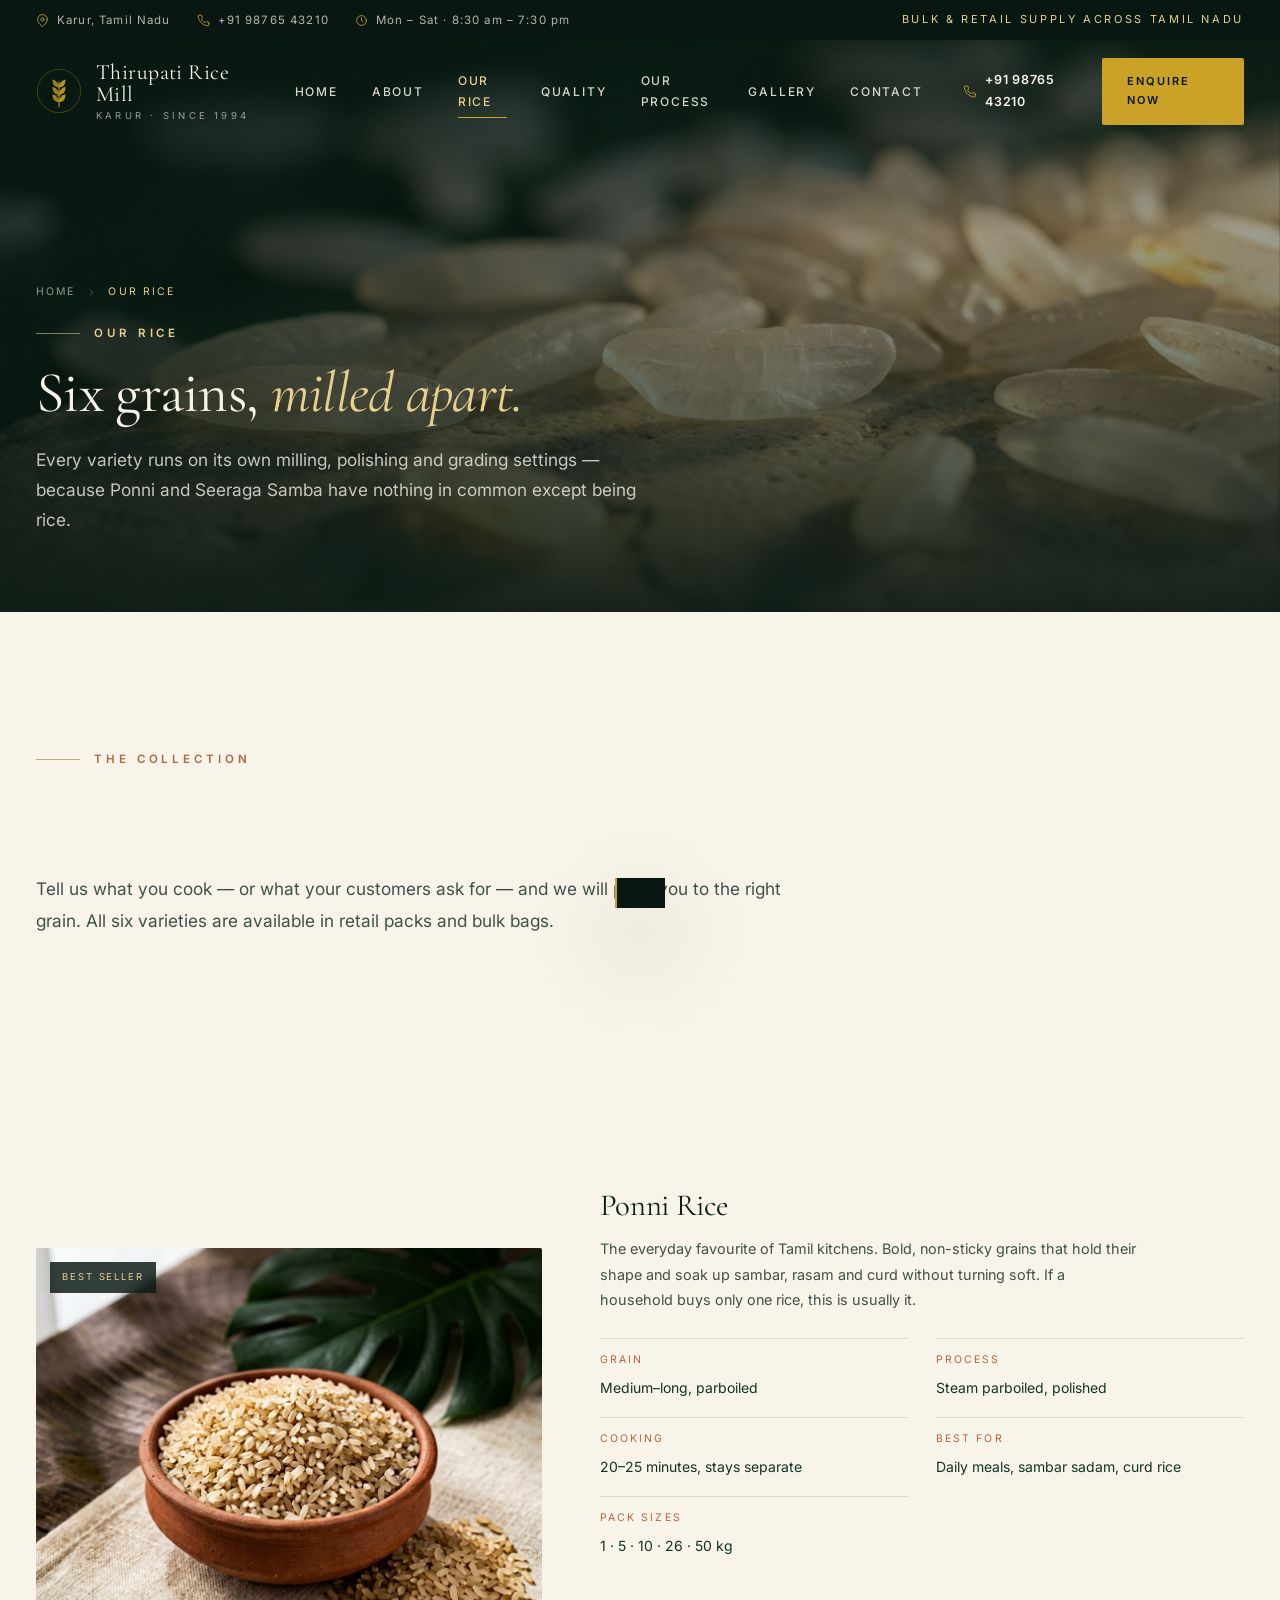
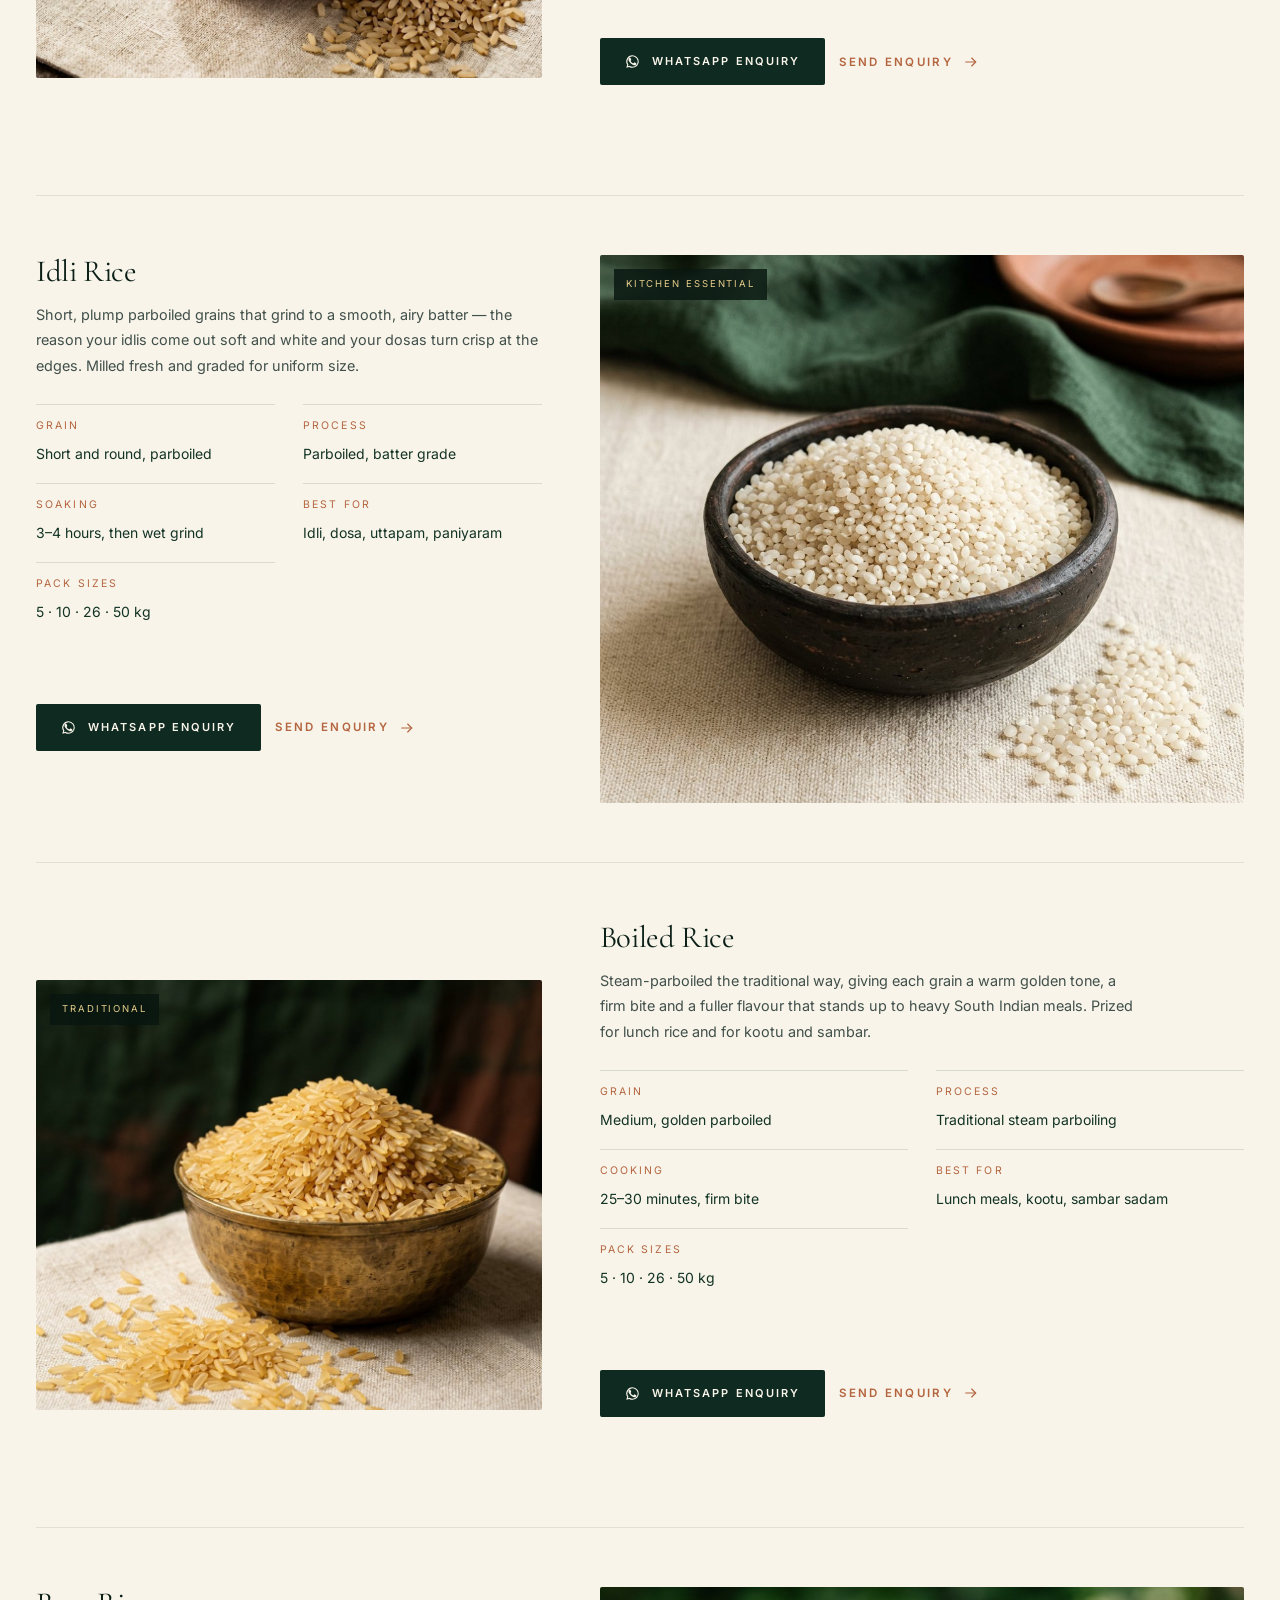
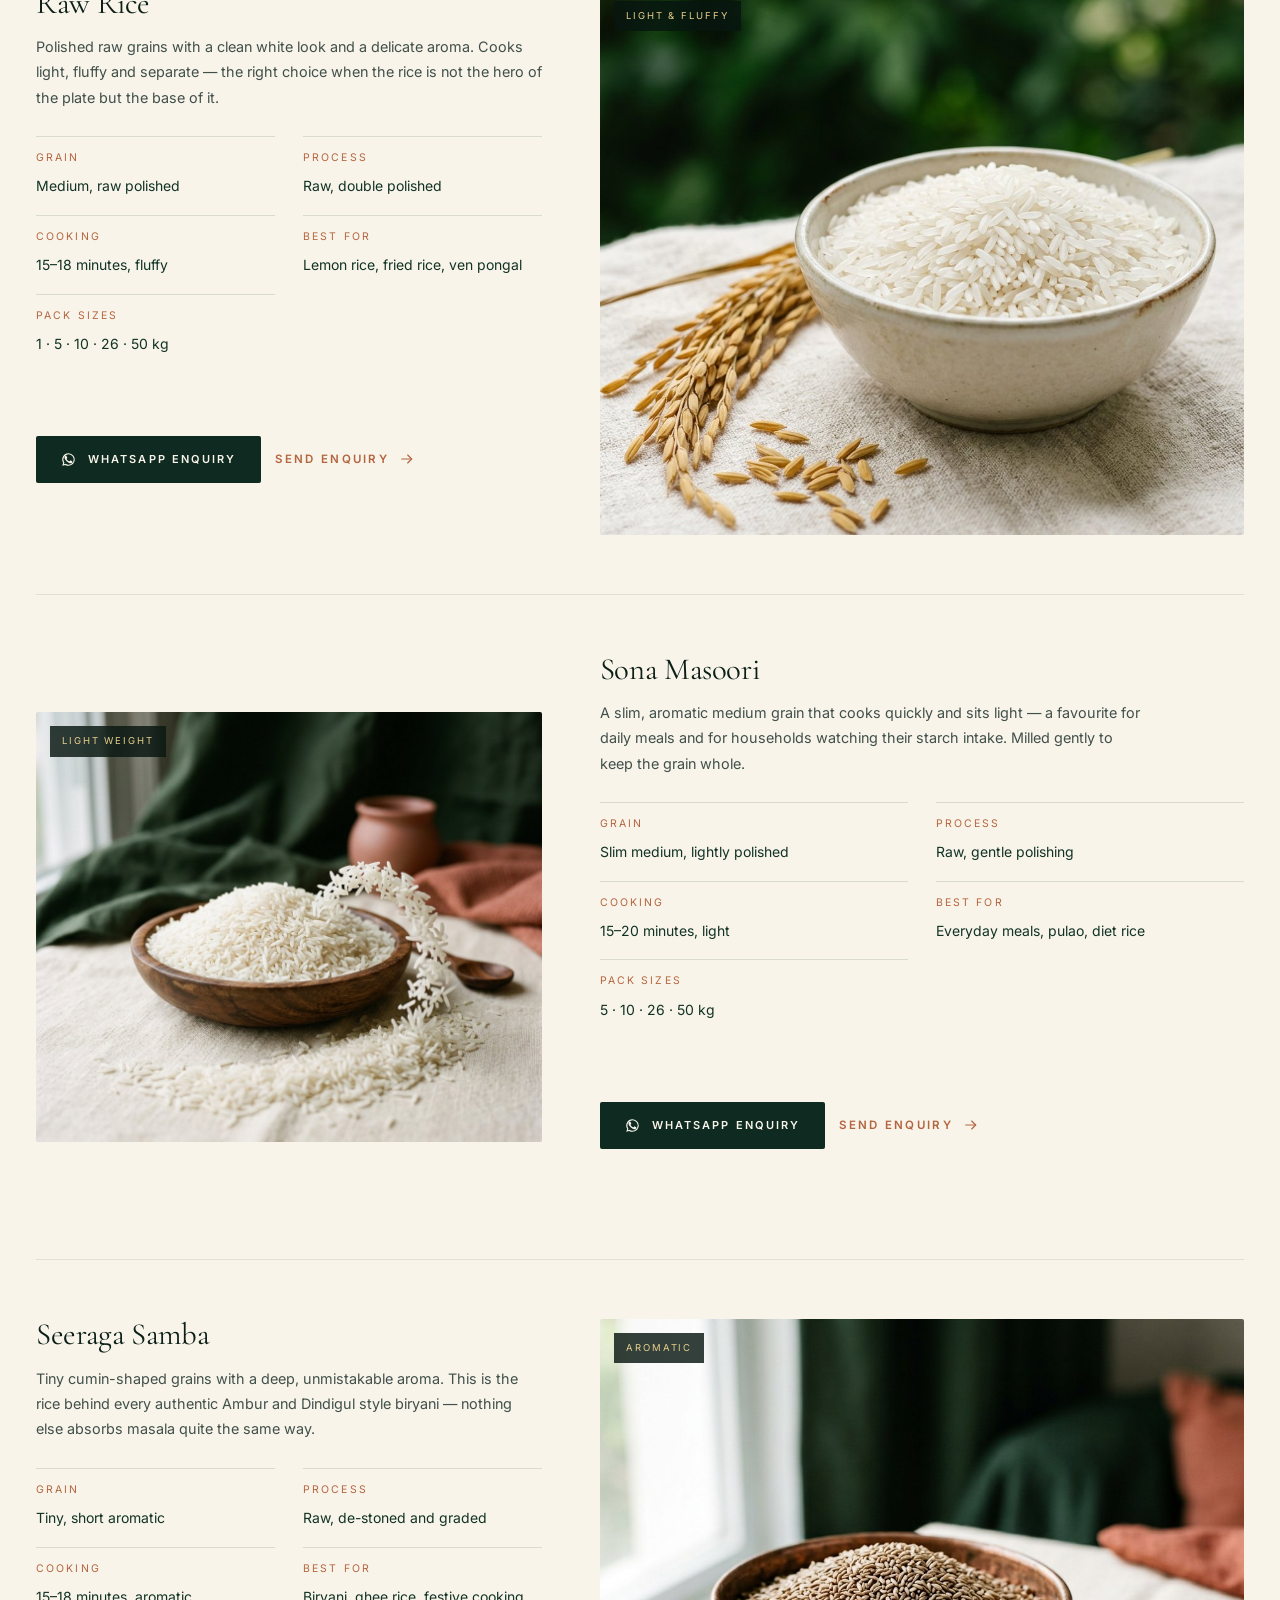
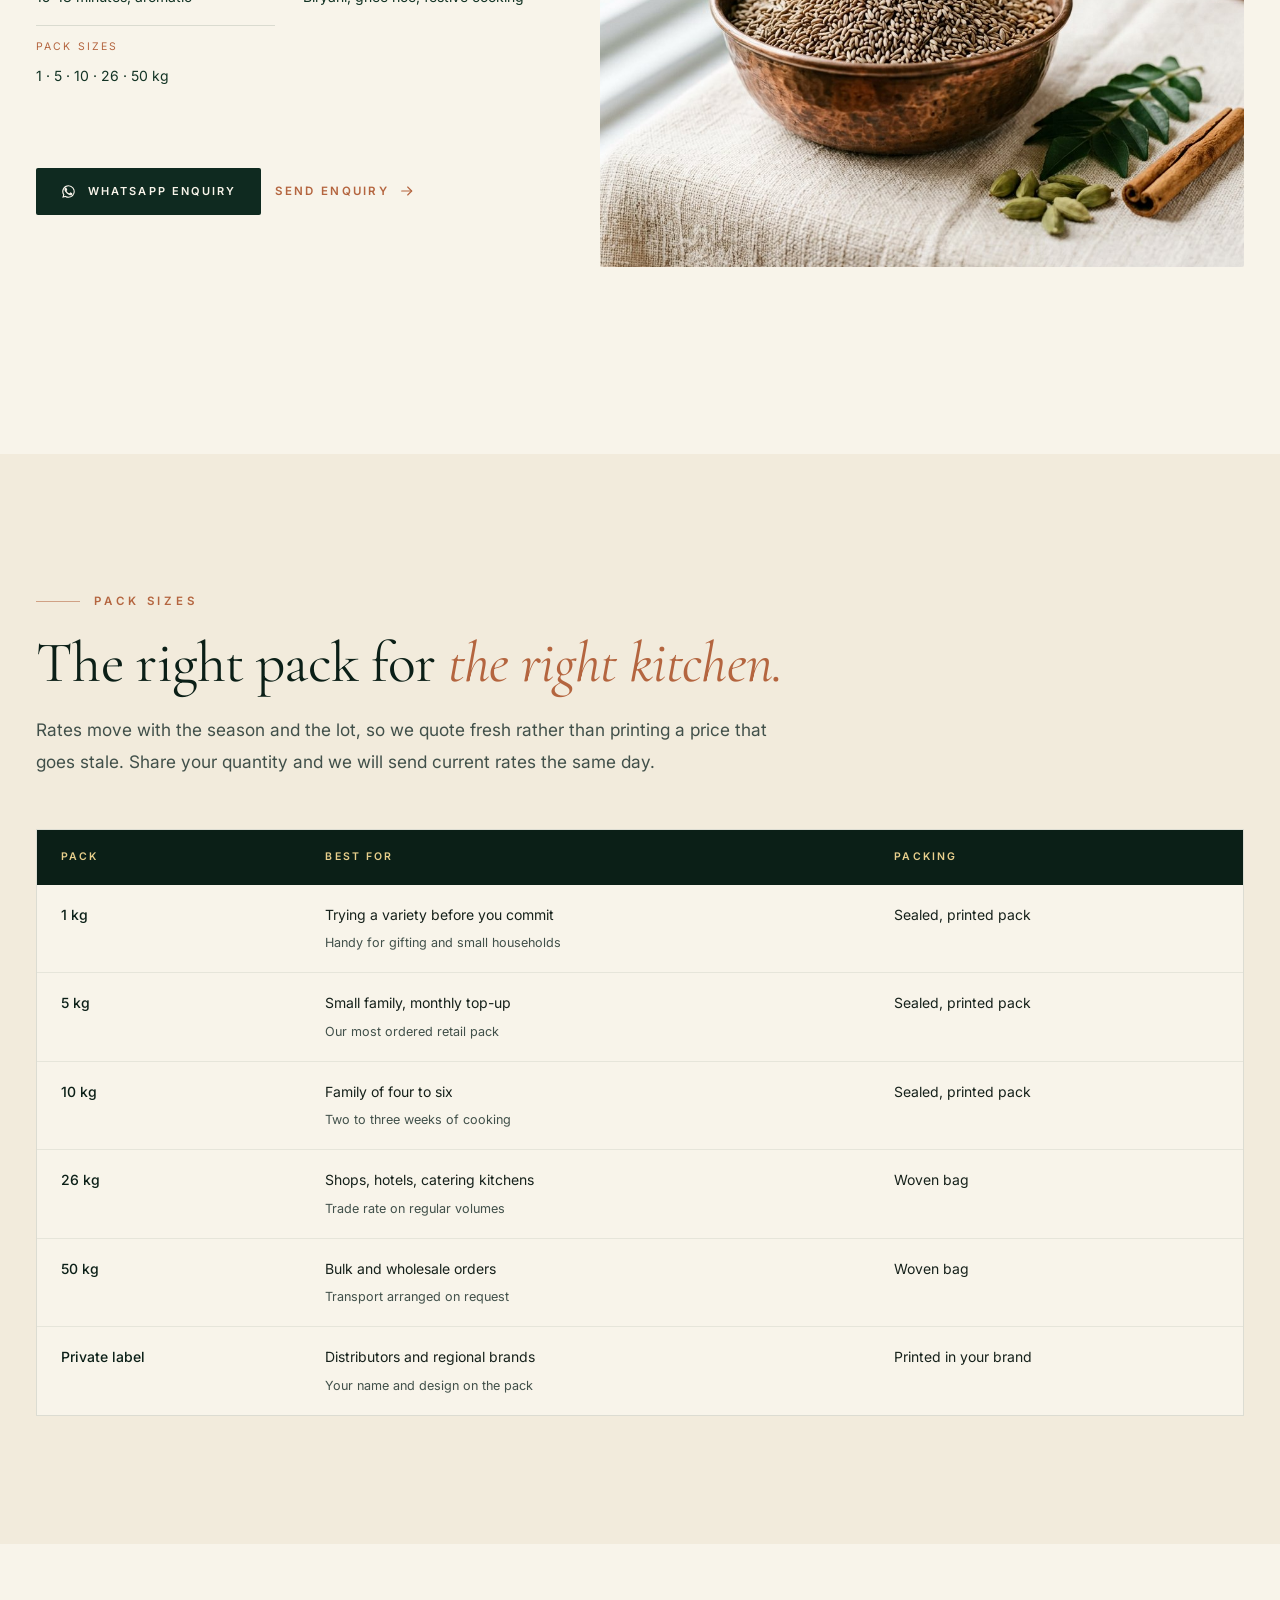
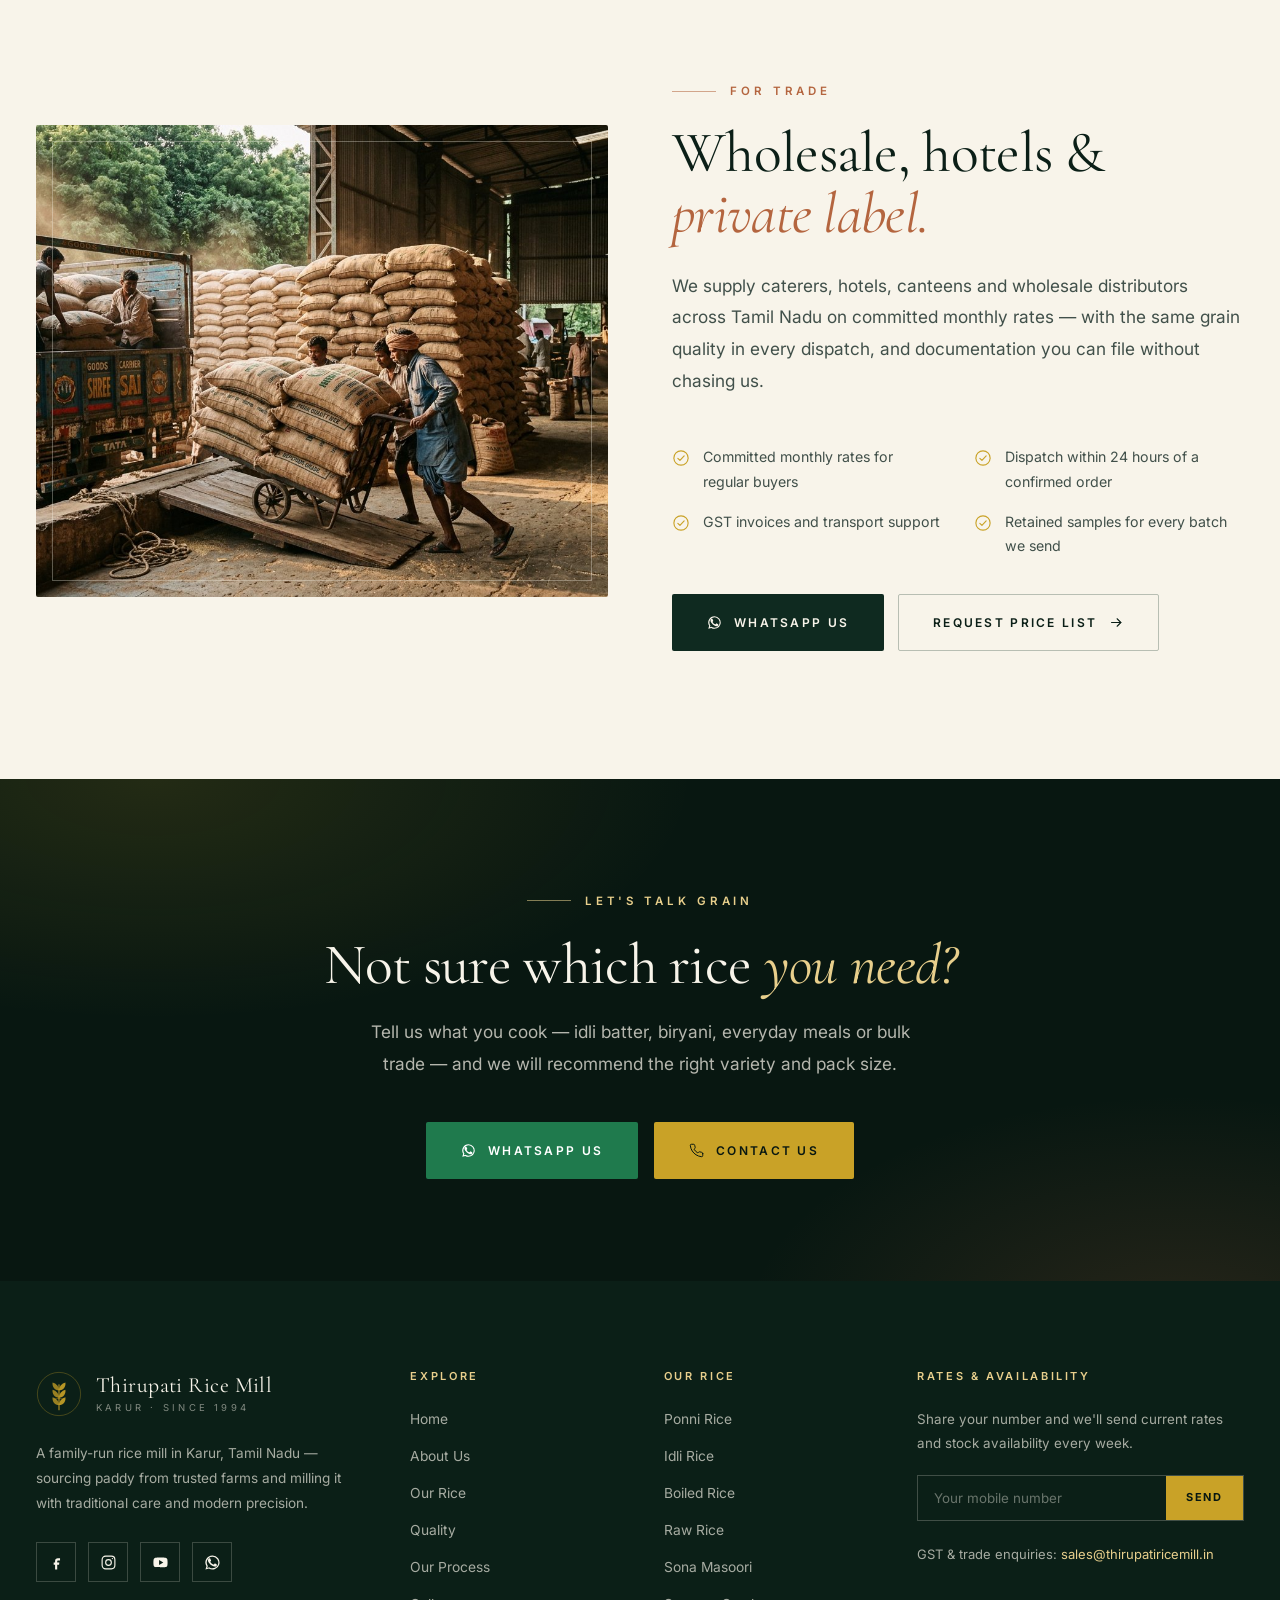
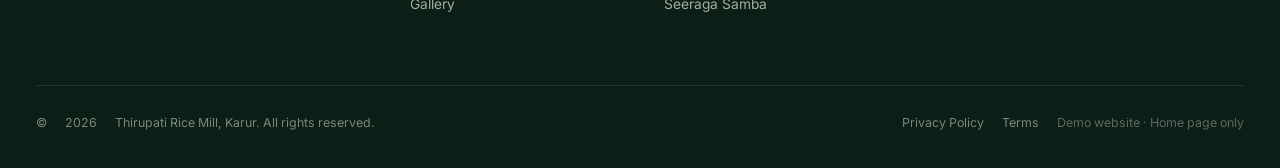
<file: rice.html>
<!DOCTYPE html>
<html lang="en">
<head>
<meta charset="utf-8">
<meta name="viewport" content="width=device-width, initial-scale=1">
<title>Our Rice — Ponni, Idli, Boiled, Raw, Sona Masoori & Seeraga Samba | Thirupati Rice Mill</title>
<meta name="description" content="Six rice varieties milled separately in Karur — Ponni, Idli, Boiled, Raw, Sona Masoori and Seeraga Samba. Retail packs and bulk supply.">
<meta name="theme-color" content="#0B1F17">
<meta property="og:title" content="Our Rice — Ponni, Idli, Boiled, Raw, Sona Masoori & Seeraga Samba | Thirupati Rice Mill">
<meta property="og:description" content="Six rice varieties milled separately in Karur — Ponni, Idli, Boiled, Raw, Sona Masoori and Seeraga Samba. Retail packs and bulk supply.">
<meta property="og:type" content="website">
<link rel="icon" href="data:image/svg+xml,%3Csvg xmlns='http://www.w3.org/2000/svg' viewBox='0 0 100 100'%3E%3Crect width='100' height='100' fill='%230B1F17'/%3E%3Ctext x='50' y='68' font-family='Georgia,serif' font-size='56' fill='%23C9A227' text-anchor='middle'%3ET%3C/text%3E%3C/svg%3E">
<link rel="preconnect" href="https://fonts.googleapis.com">
<link rel="preconnect" href="https://fonts.gstatic.com" crossorigin>
<link href="https://fonts.googleapis.com/css2?family=Cormorant+Garamond:ital,wght@0,300;0,400;0,500;0,600;1,400;1,500&family=Inter:wght@300;400;500;600;700&display=swap" rel="stylesheet">
<link rel="stylesheet" href="assets/css/style.css">
</head>
<body>
<!-- ================= PRELOADER ================= -->
<div id="preloader">
  <div class="preload-inner">
    <svg class="logo-mark" viewBox="0 0 100 100" aria-hidden="true">
      <use href="#grain-emblem"></use>
    </svg>
    <div class="p-name">Thirupati Rice Mill</div>
    <div class="preload-bar"><span></span></div>
  </div>
</div>

<!-- ================= SVG SPRITE ================= -->
<svg width="0" height="0" style="position:absolute" aria-hidden="true" focusable="false">
  <defs>
    <symbol id="grain-emblem" viewBox="0 0 100 100">
      <circle cx="50" cy="50" r="47" fill="none" stroke="currentColor" stroke-width="1.2" opacity=".55"/>
      <path d="M50 84V30" fill="none" stroke="currentColor" stroke-width="2.2" stroke-linecap="round"/>
      <path d="M50 42c0-8 6-15 14-17 1 9-4 17-14 17z" fill="currentColor" opacity=".9"/>
      <path d="M50 42c0-8-6-15-14-17-1 9 4 17 14 17z" fill="currentColor" opacity=".75"/>
      <path d="M50 58c0-8 6-15 14-17 1 9-4 17-14 17z" fill="currentColor" opacity=".9"/>
      <path d="M50 58c0-8-6-15-14-17-1 9 4 17 14 17z" fill="currentColor" opacity=".75"/>
      <path d="M50 74c0-8 6-15 14-17 1 9-4 17-14 17z" fill="currentColor" opacity=".9"/>
      <path d="M50 74c0-8-6-15-14-17-1 9 4 17 14 17z" fill="currentColor" opacity=".75"/>
      <path d="M40 62c5-3 15-3 20 0" fill="none" stroke="currentColor" stroke-width="1.4" opacity=".7"/>
    </symbol>
    <symbol id="i-phone" viewBox="0 0 24 24" fill="none" stroke="currentColor" stroke-width="1.6" stroke-linecap="round" stroke-linejoin="round"><path d="M22 16.9v3a2 2 0 0 1-2.2 2 19.8 19.8 0 0 1-8.6-3.1 19.5 19.5 0 0 1-6-6A19.8 19.8 0 0 1 2.1 4.2 2 2 0 0 1 4.1 2h3a2 2 0 0 1 2 1.7c.1 1 .4 1.9.7 2.8a2 2 0 0 1-.5 2.1L8.1 9.9a16 16 0 0 0 6 6l1.3-1.3a2 2 0 0 1 2.1-.4c.9.3 1.8.6 2.8.7a2 2 0 0 1 1.7 2z"/></symbol>
    <symbol id="i-pin" viewBox="0 0 24 24" fill="none" stroke="currentColor" stroke-width="1.6" stroke-linecap="round" stroke-linejoin="round"><path d="M21 10c0 7-9 13-9 13S3 17 3 10a9 9 0 1 1 18 0z"/><circle cx="12" cy="10" r="3"/></symbol>
    <symbol id="i-mail" viewBox="0 0 24 24" fill="none" stroke="currentColor" stroke-width="1.6" stroke-linecap="round" stroke-linejoin="round"><rect x="2" y="4" width="20" height="16" rx="2"/><path d="m2 7 10 6 10-6"/></symbol>
    <symbol id="i-clock" viewBox="0 0 24 24" fill="none" stroke="currentColor" stroke-width="1.6" stroke-linecap="round" stroke-linejoin="round"><circle cx="12" cy="12" r="9"/><path d="M12 7v5l3 2"/></symbol>
    <symbol id="i-check" viewBox="0 0 24 24" fill="none" stroke="currentColor" stroke-width="1.7" stroke-linecap="round" stroke-linejoin="round"><path d="M20 6 9 17l-5-5"/></symbol>
    <symbol id="i-check-circle" viewBox="0 0 24 24" fill="none" stroke="currentColor" stroke-width="1.5" stroke-linecap="round" stroke-linejoin="round"><circle cx="12" cy="12" r="9.5"/><path d="m7.8 12.4 2.8 2.8 5.6-6"/></symbol>
    <symbol id="i-arrow-right" viewBox="0 0 24 24" fill="none" stroke="currentColor" stroke-width="1.7" stroke-linecap="round" stroke-linejoin="round"><path d="M4 12h15"/><path d="m13 6 6 6-6 6"/></symbol>
    <symbol id="i-arrow-up" viewBox="0 0 24 24" fill="none" stroke="currentColor" stroke-width="1.8" stroke-linecap="round" stroke-linejoin="round"><path d="M12 20V5"/><path d="m6 11 6-6 6 6"/></symbol>
    <symbol id="i-whatsapp" viewBox="0 0 24 24" fill="currentColor"><path d="M17.5 14.4c-.3-.2-1.8-.9-2-1s-.5-.2-.7.2-.8 1-1 1.2-.4.2-.7.1a8.2 8.2 0 0 1-2.4-1.5 9 9 0 0 1-1.7-2.1c-.2-.3 0-.5.1-.7l.5-.6a1.8 1.8 0 0 0 .3-.5.6.6 0 0 0 0-.6c0-.2-.7-1.7-1-2.3s-.5-.5-.7-.5h-.6a1.2 1.2 0 0 0-.9.4A3.6 3.6 0 0 0 5.6 9a6.3 6.3 0 0 0 1.3 3.3 14.2 14.2 0 0 0 5.5 4.8c2 .8 2.8.9 3.5.8a3 3 0 0 0 2.1-1.5 2.6 2.6 0 0 0 .2-1.4c-.1-.2-.3-.2-.7-.4zM12 2a10 10 0 0 0-8.5 15.3L2 22l4.8-1.4A10 10 0 1 0 12 2zm0 18.2a8.2 8.2 0 0 1-4.2-1.2l-.3-.2-2.9.8.8-2.8-.2-.3A8.2 8.2 0 1 1 12 20.2z"/></symbol>
    <symbol id="i-instagram" viewBox="0 0 24 24" fill="none" stroke="currentColor" stroke-width="1.6"><rect x="3" y="3" width="18" height="18" rx="5"/><circle cx="12" cy="12" r="4"/><circle cx="17.5" cy="6.5" r="1" fill="currentColor" stroke="none"/></symbol>
    <symbol id="i-facebook" viewBox="0 0 24 24" fill="currentColor"><path d="M14 9h3V6h-3a4 4 0 0 0-4 4v2H8v3h2v7h3v-7h2.6l.4-3H13v-1.6c0-.8.3-1.4 1-1.4z"/></symbol>
    <symbol id="i-youtube" viewBox="0 0 24 24" fill="currentColor"><path d="M22 12s0-3.2-.4-4.7a2.5 2.5 0 0 0-1.7-1.8C18.3 5 12 5 12 5s-6.3 0-7.9.5A2.5 2.5 0 0 0 2.4 7.3C2 8.8 2 12 2 12s0 3.2.4 4.7a2.5 2.5 0 0 0 1.7 1.8C5.7 19 12 19 12 19s6.3 0 7.9-.5a2.5 2.5 0 0 0 1.7-1.8C22 15.2 22 12 22 12zM10 15.5v-7l6 3.5z"/></symbol>
    <!-- Why Thirupati icons -->
    <symbol id="i-grain-select" viewBox="0 0 48 48" fill="none" stroke="currentColor" stroke-width="1.5" stroke-linecap="round" stroke-linejoin="round">
      <path d="M24 42V18"/><path d="M24 24c0-5 4-9 9-10 .5 5.5-3 10-9 10z"/><path d="M24 24c0-5-4-9-9-10-.5 5.5 3 10 9 10z"/>
      <path d="M24 33c0-5 4-9 9-10 .5 5.5-3 10-9 10z"/><path d="M24 33c0-5-4-9-9-10-.5 5.5 3 10 9 10z"/>
      <path d="M14 8h20"/><path d="M24 8v5"/>
    </symbol>
    <symbol id="i-mill-modern" viewBox="0 0 48 48" fill="none" stroke="currentColor" stroke-width="1.5" stroke-linecap="round" stroke-linejoin="round">
      <path d="M6 42h36"/><path d="M9 42V20l10-6 10 6v22"/><path d="M29 42V24h10v18"/>
      <path d="M15 26h6v6h-6z"/><path d="M15 36h6"/><path d="M33 30h3"/><path d="M33 36h3"/>
      <path d="M24 14v-4"/>
    </symbol>
    <symbol id="i-hygiene" viewBox="0 0 48 48" fill="none" stroke="currentColor" stroke-width="1.5" stroke-linecap="round" stroke-linejoin="round">
      <path d="M24 6 8 12v12c0 9 6.8 15.4 16 18 9.2-2.6 16-9 16-18V12z"/>
      <path d="m17 24 5 5 10-11"/>
    </symbol>
    <symbol id="i-consistent" viewBox="0 0 48 48" fill="none" stroke="currentColor" stroke-width="1.5" stroke-linecap="round" stroke-linejoin="round">
      <path d="M9 40V26"/><path d="M20 40V18"/><path d="M31 40V30"/><path d="M42 40V12"/>
      <path d="m33 10 9 2-2 9"/>
    </symbol>
    <!-- Process icons -->
    <symbol id="i-paddy" viewBox="0 0 48 48" fill="none" stroke="currentColor" stroke-width="1.5" stroke-linecap="round" stroke-linejoin="round">
      <path d="M24 42V14"/><path d="M24 20c0-4.5 3.6-8.2 8.2-9 .4 5-2.7 9-8.2 9z"/><path d="M24 20c0-4.5-3.6-8.2-8.2-9-.4 5 2.7 9 8.2 9z"/>
      <path d="M24 30c0-4.5 3.6-8.2 8.2-9 .4 5-2.7 9-8.2 9z"/><path d="M24 30c0-4.5-3.6-8.2-8.2-9-.4 5 2.7 9 8.2 9z"/>
    </symbol>
    <symbol id="i-cleaning" viewBox="0 0 48 48" fill="none" stroke="currentColor" stroke-width="1.5" stroke-linecap="round" stroke-linejoin="round">
      <path d="M14 14h20l-3 26H17z"/><path d="M11 9h26"/><path d="M24 22v12"/><path d="M20 27h8"/><path d="M39 20l1.5 2 2.5.6-2 1.8.5 2.6-2.5-1.4-2.5 1.4.5-2.6-2-1.8 2.5-.6z"/>
    </symbol>
    <symbol id="i-milling" viewBox="0 0 48 48" fill="none" stroke="currentColor" stroke-width="1.5" stroke-linecap="round" stroke-linejoin="round">
      <circle cx="24" cy="24" r="13"/><circle cx="24" cy="24" r="4"/>
      <path d="M24 11v6M24 31v6M11 24h6M31 24h6M15 15l4 4M29 29l4 4M33 15l-4 4M19 29l-4 4"/>
    </symbol>
    <symbol id="i-grading" viewBox="0 0 48 48" fill="none" stroke="currentColor" stroke-width="1.5" stroke-linecap="round" stroke-linejoin="round">
      <path d="M8 16h32"/><path d="M8 24h22"/><path d="M8 32h13"/>
      <circle cx="36" cy="24" r="2.4"/><circle cx="27" cy="32" r="2.4"/><circle cx="15" cy="38" r="2.4"/>
    </symbol>
    <symbol id="i-qc" viewBox="0 0 48 48" fill="none" stroke="currentColor" stroke-width="1.5" stroke-linecap="round" stroke-linejoin="round">
      <circle cx="21" cy="21" r="12"/><path d="m30 30 9 9"/><path d="m16 21 3.6 3.6L26 18"/>
    </symbol>
    <symbol id="i-packing" viewBox="0 0 48 48" fill="none" stroke="currentColor" stroke-width="1.5" stroke-linecap="round" stroke-linejoin="round">
      <path d="M24 8 8 16v18l16 8 16-8V16z"/><path d="M8 16l16 8 16-8"/><path d="M24 24v18"/>
      <path d="M16 12 32 20"/>
    </symbol>
    <symbol id="i-leaf" viewBox="0 0 24 24" fill="none" stroke="currentColor" stroke-width="1.6" stroke-linecap="round" stroke-linejoin="round"><path d="M20 4C10 4 4 9 4 16a6 6 0 0 0 6 6c7 0 10-8 10-18z"/><path d="M4 20c4-6 8-9 13-11"/></symbol>
    <symbol id="i-truck" viewBox="0 0 24 24" fill="none" stroke="currentColor" stroke-width="1.6" stroke-linecap="round" stroke-linejoin="round"><path d="M2 7h11v9H2z"/><path d="M13 10h4l4 4v2h-8z"/><circle cx="6" cy="18" r="2"/><circle cx="17" cy="18" r="2"/></symbol>
    <symbol id="i-scale" viewBox="0 0 24 24" fill="none" stroke="currentColor" stroke-width="1.6" stroke-linecap="round" stroke-linejoin="round"><path d="M12 4v16"/><path d="M6 20h12"/><path d="M4 8h16"/><path d="M4 8 1.5 15h5z"/><path d="M20 8l2.5 7h-5z"/></symbol>
      <symbol id="i-chevron-right" viewBox="0 0 24 24" fill="none" stroke="currentColor" stroke-width="2" stroke-linecap="round" stroke-linejoin="round"><path d="m9 6 6 6-6 6"/></symbol>
    <symbol id="i-close" viewBox="0 0 24 24" fill="none" stroke="currentColor" stroke-width="1.8" stroke-linecap="round"><path d="M6 6 18 18M18 6 6 18"/></symbol>
    <symbol id="i-arrow-left" viewBox="0 0 24 24" fill="none" stroke="currentColor" stroke-width="1.7" stroke-linecap="round" stroke-linejoin="round"><path d="M20 12H5"/><path d="m11 6-6 6 6 6"/></symbol>
    <symbol id="i-award" viewBox="0 0 24 24" fill="none" stroke="currentColor" stroke-width="1.6" stroke-linecap="round" stroke-linejoin="round"><circle cx="12" cy="9" r="5.5"/><path d="m8.5 13.5-1.5 7 5-2.6 5 2.6-1.5-7"/></symbol>
    <symbol id="i-shield" viewBox="0 0 24 24" fill="none" stroke="currentColor" stroke-width="1.6" stroke-linecap="round" stroke-linejoin="round"><path d="M12 3 5 6v6c0 4.6 3.4 7.7 7 9 3.6-1.3 7-4.4 7-9V6z"/><path d="m9 12 2.2 2.2L15.5 10"/></symbol>
    <symbol id="i-droplet" viewBox="0 0 24 24" fill="none" stroke="currentColor" stroke-width="1.6" stroke-linecap="round" stroke-linejoin="round"><path d="M12 3s6 6.6 6 10.6A6 6 0 0 1 6 13.6C6 9.6 12 3 12 3z"/></symbol>
    <symbol id="i-factory" viewBox="0 0 24 24" fill="none" stroke="currentColor" stroke-width="1.6" stroke-linecap="round" stroke-linejoin="round"><path d="M3 21h18"/><path d="M4 21V10l5 3V10l5 3V7l6 4v10"/><path d="M8 21v-4h3v4"/></symbol>
</defs>
</svg>

<!-- ================= HEADER ================= -->
<header class="site-header" id="siteHeader">
  <div class="topbar">
    <div class="container">
      <ul>
        <li><svg><use href="#i-pin"></use></svg> Karur, Tamil Nadu</li>
        <li><svg><use href="#i-phone"></use></svg> <a href="tel:+919876543210">+91 98765 43210</a></li>
        <li><svg><use href="#i-clock"></use></svg> Mon – Sat · 8:30 am – 7:30 pm</li>
      </ul>
      <span class="topbar-tag">Bulk &amp; Retail Supply Across Tamil Nadu</span>
    </div>
  </div>

  <div class="nav-shell">
    <div class="navbar">
      <a href="index.html" class="brand" aria-label="Thirupati Rice Mill — home">
        <svg class="brand-mark" viewBox="0 0 100 100" aria-hidden="true"><use href="#grain-emblem"></use></svg>
        <span class="brand-text">
          <span class="brand-name">Thirupati Rice Mill</span>
          <span class="brand-sub">Karur · Since 1994</span>
        </span>
      </a>

      <nav class="main-nav" aria-label="Primary">
        <a href="index.html">Home</a>
        <a href="about.html">About</a>
        <a href="rice.html" class="active">Our Rice</a>
        <a href="quality.html">Quality</a>
        <a href="process.html">Our Process</a>
        <a href="gallery.html">Gallery</a>
        <a href="contact.html">Contact</a>
      </nav>

      <div class="nav-actions">
        <a class="nav-phone" href="tel:+919876543210"><svg><use href="#i-phone"></use></svg> +91 98765 43210</a>
        <a class="btn btn--gold btn--sm" href="contact.html">Enquire Now</a>
        <button class="menu-toggle" id="menuToggle" aria-label="Open menu" aria-expanded="false" aria-controls="mobileNav"><span></span></button>
      </div>
    </div>
  </div>
</header>

<!-- ================= MOBILE NAV ================= -->
<nav class="mobile-nav" id="mobileNav" aria-label="Mobile">
  <a href="index.html" class="m-link">Home <span>01</span></a>
  <a href="#" class="m-link" data-demo="About">About <span>02</span></a>
  <a href="#" class="m-link" data-demo="Our Rice">Our Rice <span>03</span></a>
  <a href="#" class="m-link" data-demo="Quality">Quality <span>04</span></a>
  <a href="#" class="m-link" data-demo="Our Process">Our Process <span>05</span></a>
  <a href="#" class="m-link" data-demo="Gallery">Gallery <span>06</span></a>
  <a href="#" class="m-link" data-demo="Contact">Contact <span>07</span></a>
  <div class="m-foot">
    <strong>Mill &amp; Office</strong>
    Ramanathapuram Road, Karur – 639001, Tamil Nadu<br>
    <a href="tel:+919876543210" style="color:var(--gold-soft)">+91 98765 43210</a>
  </div>
</nav>

<main>

<section class="page-hero">
  <div class="page-hero-media"><img src="assets/images/quality-grains.jpg" alt="Graded long grain rice under warm light" fetchpriority="high"></div>
  <div class="hero-grain" aria-hidden="true"></div>
  <div class="page-hero-inner container">
    <nav class="breadcrumb" aria-label="Breadcrumb">
      <a href="index.html">Home</a>
      <svg><use href="#i-chevron-right"></use></svg>
      <span aria-current="page">Our Rice</span>
    </nav>
    <span class="eyebrow eyebrow--light" style="margin-top:22px">Our Rice</span>
    <h1 class="display-2">Six grains, <em>milled apart.</em></h1>
    <p>Every variety runs on its own milling, polishing and grading settings — because Ponni and Seeraga Samba have nothing in common except being rice.</p>
  </div>
</section>
<section class="section">
  <div class="container">
    <div class="section-head">
      <span class="eyebrow" data-reveal="fade">The Collection</span>
      <h2 class="display-2" data-reveal>What we mill, <em class="serif-italic">and what it is for.</em></h2>
      <p class="lead" data-reveal data-delay="1">Tell us what you cook — or what your customers ask for — and we will point you to the right grain. All six varieties are available in retail packs and bulk bags.</p>
    </div>
    <ul class="capability-list" style="margin-top:30px" data-reveal="fade">
      <li>1 kg</li><li>5 kg</li><li>10 kg</li><li>26 kg</li><li>50 kg</li><li>Private Label</li>
    </ul>
  </div>
</section>

<section class="section" style="padding-top:0">
  <div class="container">

    <article class="rice-detail" id="ponni">
      <div class="rice-detail-media" data-reveal="left">
        <img src="assets/images/rice-ponni.jpg" alt="Ponni boiled rice grains in a terracotta bowl" loading="lazy">
        <span class="rice-tag">Best Seller</span>
      </div>
      <div class="rice-detail-body" data-reveal="right">
        <h3>Ponni Rice</h3>
        <p>The everyday favourite of Tamil kitchens. Bold, non-sticky grains that hold their shape and soak up sambar, rasam and curd without turning soft. If a household buys only one rice, this is usually it.</p>
        <dl class="spec-list"><div><dt>Grain</dt><dd>Medium–long, parboiled</dd></div><div><dt>Process</dt><dd>Steam parboiled, polished</dd></div><div><dt>Cooking</dt><dd>20–25 minutes, stays separate</dd></div><div><dt>Best for</dt><dd>Daily meals, sambar sadam, curd rice</dd></div><div><dt>Pack sizes</dt><dd>1 · 5 · 10 · 26 · 50 kg</dd></div></dl>
        <div class="rice-detail-actions">
          <a class="btn btn--forest btn--sm" href="https://wa.me/919876543210?text=Hello%20Thirupati%20Rice%20Mill%2C%20I%20would%20like%20to%20enquire%20about%20Ponni%20Rice%20-%20please%20share%20rates%20and%20availability." target="_blank" rel="noopener"><svg><use href="#i-whatsapp"></use></svg> WhatsApp Enquiry</a>
          <a class="link-arrow" href="contact.html">Send Enquiry <svg><use href="#i-arrow-right"></use></svg></a>
        </div>
      </div>
    </article>
    <article class="rice-detail rice-detail--reverse" id="idli">
      <div class="rice-detail-media" data-reveal="left">
        <img src="assets/images/rice-idli.jpg" alt="Short grain idli rice in a clay bowl" loading="lazy">
        <span class="rice-tag">Kitchen Essential</span>
      </div>
      <div class="rice-detail-body" data-reveal="right">
        <h3>Idli Rice</h3>
        <p>Short, plump parboiled grains that grind to a smooth, airy batter — the reason your idlis come out soft and white and your dosas turn crisp at the edges. Milled fresh and graded for uniform size.</p>
        <dl class="spec-list"><div><dt>Grain</dt><dd>Short and round, parboiled</dd></div><div><dt>Process</dt><dd>Parboiled, batter grade</dd></div><div><dt>Soaking</dt><dd>3–4 hours, then wet grind</dd></div><div><dt>Best for</dt><dd>Idli, dosa, uttapam, paniyaram</dd></div><div><dt>Pack sizes</dt><dd>5 · 10 · 26 · 50 kg</dd></div></dl>
        <div class="rice-detail-actions">
          <a class="btn btn--forest btn--sm" href="https://wa.me/919876543210?text=Hello%20Thirupati%20Rice%20Mill%2C%20I%20would%20like%20to%20enquire%20about%20Idli%20Rice%20-%20please%20share%20rates%20and%20availability." target="_blank" rel="noopener"><svg><use href="#i-whatsapp"></use></svg> WhatsApp Enquiry</a>
          <a class="link-arrow" href="contact.html">Send Enquiry <svg><use href="#i-arrow-right"></use></svg></a>
        </div>
      </div>
    </article>
    <article class="rice-detail" id="boiled">
      <div class="rice-detail-media" data-reveal="left">
        <img src="assets/images/rice-boiled.jpg" alt="Golden parboiled boiled rice in a brass bowl" loading="lazy">
        <span class="rice-tag">Traditional</span>
      </div>
      <div class="rice-detail-body" data-reveal="right">
        <h3>Boiled Rice</h3>
        <p>Steam-parboiled the traditional way, giving each grain a warm golden tone, a firm bite and a fuller flavour that stands up to heavy South Indian meals. Prized for lunch rice and for kootu and sambar.</p>
        <dl class="spec-list"><div><dt>Grain</dt><dd>Medium, golden parboiled</dd></div><div><dt>Process</dt><dd>Traditional steam parboiling</dd></div><div><dt>Cooking</dt><dd>25–30 minutes, firm bite</dd></div><div><dt>Best for</dt><dd>Lunch meals, kootu, sambar sadam</dd></div><div><dt>Pack sizes</dt><dd>5 · 10 · 26 · 50 kg</dd></div></dl>
        <div class="rice-detail-actions">
          <a class="btn btn--forest btn--sm" href="https://wa.me/919876543210?text=Hello%20Thirupati%20Rice%20Mill%2C%20I%20would%20like%20to%20enquire%20about%20Boiled%20Rice%20-%20please%20share%20rates%20and%20availability." target="_blank" rel="noopener"><svg><use href="#i-whatsapp"></use></svg> WhatsApp Enquiry</a>
          <a class="link-arrow" href="contact.html">Send Enquiry <svg><use href="#i-arrow-right"></use></svg></a>
        </div>
      </div>
    </article>
    <article class="rice-detail rice-detail--reverse" id="raw">
      <div class="rice-detail-media" data-reveal="left">
        <img src="assets/images/rice-raw.jpg" alt="Raw polished white rice in a stoneware bowl with a paddy stalk" loading="lazy">
        <span class="rice-tag">Light & Fluffy</span>
      </div>
      <div class="rice-detail-body" data-reveal="right">
        <h3>Raw Rice</h3>
        <p>Polished raw grains with a clean white look and a delicate aroma. Cooks light, fluffy and separate — the right choice when the rice is not the hero of the plate but the base of it.</p>
        <dl class="spec-list"><div><dt>Grain</dt><dd>Medium, raw polished</dd></div><div><dt>Process</dt><dd>Raw, double polished</dd></div><div><dt>Cooking</dt><dd>15–18 minutes, fluffy</dd></div><div><dt>Best for</dt><dd>Lemon rice, fried rice, ven pongal</dd></div><div><dt>Pack sizes</dt><dd>1 · 5 · 10 · 26 · 50 kg</dd></div></dl>
        <div class="rice-detail-actions">
          <a class="btn btn--forest btn--sm" href="https://wa.me/919876543210?text=Hello%20Thirupati%20Rice%20Mill%2C%20I%20would%20like%20to%20enquire%20about%20Raw%20Rice%20-%20please%20share%20rates%20and%20availability." target="_blank" rel="noopener"><svg><use href="#i-whatsapp"></use></svg> WhatsApp Enquiry</a>
          <a class="link-arrow" href="contact.html">Send Enquiry <svg><use href="#i-arrow-right"></use></svg></a>
        </div>
      </div>
    </article>
    <article class="rice-detail" id="sona-masoori">
      <div class="rice-detail-media" data-reveal="left">
        <img src="assets/images/rice-sona-masoori.jpg" alt="Sona Masoori rice grains in a wooden bowl" loading="lazy">
        <span class="rice-tag">Light Weight</span>
      </div>
      <div class="rice-detail-body" data-reveal="right">
        <h3>Sona Masoori</h3>
        <p>A slim, aromatic medium grain that cooks quickly and sits light — a favourite for daily meals and for households watching their starch intake. Milled gently to keep the grain whole.</p>
        <dl class="spec-list"><div><dt>Grain</dt><dd>Slim medium, lightly polished</dd></div><div><dt>Process</dt><dd>Raw, gentle polishing</dd></div><div><dt>Cooking</dt><dd>15–20 minutes, light</dd></div><div><dt>Best for</dt><dd>Everyday meals, pulao, diet rice</dd></div><div><dt>Pack sizes</dt><dd>5 · 10 · 26 · 50 kg</dd></div></dl>
        <div class="rice-detail-actions">
          <a class="btn btn--forest btn--sm" href="https://wa.me/919876543210?text=Hello%20Thirupati%20Rice%20Mill%2C%20I%20would%20like%20to%20enquire%20about%20Sona%20Masoori%20-%20please%20share%20rates%20and%20availability." target="_blank" rel="noopener"><svg><use href="#i-whatsapp"></use></svg> WhatsApp Enquiry</a>
          <a class="link-arrow" href="contact.html">Send Enquiry <svg><use href="#i-arrow-right"></use></svg></a>
        </div>
      </div>
    </article>
    <article class="rice-detail rice-detail--reverse" id="seeraga-samba">
      <div class="rice-detail-media" data-reveal="left">
        <img src="assets/images/rice-seeraga-samba.jpg" alt="Aromatic Seeraga Samba rice in a copper bowl with cardamom" loading="lazy">
        <span class="rice-tag">Aromatic</span>
      </div>
      <div class="rice-detail-body" data-reveal="right">
        <h3>Seeraga Samba</h3>
        <p>Tiny cumin-shaped grains with a deep, unmistakable aroma. This is the rice behind every authentic Ambur and Dindigul style biryani — nothing else absorbs masala quite the same way.</p>
        <dl class="spec-list"><div><dt>Grain</dt><dd>Tiny, short aromatic</dd></div><div><dt>Process</dt><dd>Raw, de-stoned and graded</dd></div><div><dt>Cooking</dt><dd>15–18 minutes, aromatic</dd></div><div><dt>Best for</dt><dd>Biryani, ghee rice, festive cooking</dd></div><div><dt>Pack sizes</dt><dd>1 · 5 · 10 · 26 · 50 kg</dd></div></dl>
        <div class="rice-detail-actions">
          <a class="btn btn--forest btn--sm" href="https://wa.me/919876543210?text=Hello%20Thirupati%20Rice%20Mill%2C%20I%20would%20like%20to%20enquire%20about%20Seeraga%20Samba%20-%20please%20share%20rates%20and%20availability." target="_blank" rel="noopener"><svg><use href="#i-whatsapp"></use></svg> WhatsApp Enquiry</a>
          <a class="link-arrow" href="contact.html">Send Enquiry <svg><use href="#i-arrow-right"></use></svg></a>
        </div>
      </div>
    </article>
  </div>
</section>

<section class="section section--alt">
  <div class="container">
    <div class="section-head">
      <span class="eyebrow" data-reveal="fade">Pack Sizes</span>
      <h2 class="display-2" data-reveal>The right pack for <em class="serif-italic">the right kitchen.</em></h2>
      <p class="lead" data-reveal data-delay="1">Rates move with the season and the lot, so we quote fresh rather than printing a price that goes stale. Share your quantity and we will send current rates the same day.</p>
    </div>
    <div class="table-wrap" data-reveal>
      <table class="data">
        <thead><tr><th>Pack</th><th>Best for</th><th>Packing</th></tr></thead>
        <tbody>
          <tr><td>1 kg</td><td>Trying a variety before you commit<span class="muted">Handy for gifting and small households</span></td><td>Sealed, printed pack</td></tr>
          <tr><td>5 kg</td><td>Small family, monthly top-up<span class="muted">Our most ordered retail pack</span></td><td>Sealed, printed pack</td></tr>
          <tr><td>10 kg</td><td>Family of four to six<span class="muted">Two to three weeks of cooking</span></td><td>Sealed, printed pack</td></tr>
          <tr><td>26 kg</td><td>Shops, hotels, catering kitchens<span class="muted">Trade rate on regular volumes</span></td><td>Woven bag</td></tr>
          <tr><td>50 kg</td><td>Bulk and wholesale orders<span class="muted">Transport arranged on request</span></td><td>Woven bag</td></tr>
          <tr><td>Private label</td><td>Distributors and regional brands<span class="muted">Your name and design on the pack</span></td><td>Printed in your brand</td></tr>
        </tbody>
      </table>
    </div>
  </div>
</section>

<section class="section">
  <div class="container">
    <div class="split">
      <figure class="split-media" data-reveal="left" style="margin:0">
        <img src="assets/images/delivery-truck.jpg" alt="Rice bags being loaded for dispatch at Thirupati Rice Mill" loading="lazy">
      </figure>
      <div class="split-body" data-reveal="right">
        <span class="eyebrow">For Trade</span>
        <h2 class="display-2" style="margin:22px 0 24px">Wholesale, hotels &amp; <em class="serif-italic">private label.</em></h2>
        <p class="lead">We supply caterers, hotels, canteens and wholesale distributors across Tamil Nadu on committed monthly rates — with the same grain quality in every dispatch, and documentation you can file without chasing us.</p>
        <ul class="check-grid"><li><svg><use href="#i-check-circle"></use></svg><span>Committed monthly rates for regular buyers</span></li><li><svg><use href="#i-check-circle"></use></svg><span>Dispatch within 24 hours of a confirmed order</span></li><li><svg><use href="#i-check-circle"></use></svg><span>GST invoices and transport support</span></li><li><svg><use href="#i-check-circle"></use></svg><span>Retained samples for every batch we send</span></li></ul>
        <div style="display:flex;flex-wrap:wrap;gap:14px;margin-top:36px">
          <a class="btn btn--forest" href="https://wa.me/919876543210?text=Hello%20Thirupati%20Rice%20Mill%2C%20I%20need%20a%20wholesale%20rate%20list." target="_blank" rel="noopener"><svg><use href="#i-whatsapp"></use></svg> WhatsApp Us</a>
          <a class="btn btn--outline" href="contact.html">Request Price List <svg><use href="#i-arrow-right"></use></svg></a>
        </div>
      </div>
    </div>
  </div>
</section>

<section class="section final final--slim">
  <div class="container">
    <div class="final-inner">
      <span class="eyebrow eyebrow--light eyebrow--center" data-reveal="fade">Let's Talk Grain</span>
      <h2 class="display-2" data-reveal>Not sure which rice <em>you need?</em></h2>
      <p class="lead" data-reveal data-delay="1" style="color:rgba(248,244,234,.72)">Tell us what you cook — idli batter, biryani, everyday meals or bulk trade — and we will recommend the right variety and pack size.</p>
      <div class="final-actions" data-reveal data-delay="2">
        <a class="btn btn--wa" href="https://wa.me/919876543210?text=Hello%20Thirupati%20Rice%20Mill%2C%20I%20would%20like%20to%20enquire%20about%20rice." target="_blank" rel="noopener"><svg><use href="#i-whatsapp"></use></svg> WhatsApp Us</a>
        <a class="btn btn--gold" href="contact.html"><svg><use href="#i-phone"></use></svg> Contact Us</a>
      </div>
    </div>
  </div>
</section>
</main>

<!-- ================= FOOTER ================= -->
<footer class="site-footer">
  <div class="container">
    <div class="footer-grid">
      <div class="footer-brand">
        <a href="index.html" class="brand">
          <svg class="brand-mark" viewBox="0 0 100 100" aria-hidden="true"><use href="#grain-emblem"></use></svg>
          <span class="brand-text">
            <span class="brand-name">Thirupati Rice Mill</span>
            <span class="brand-sub">Karur · Since 1994</span>
          </span>
        </a>
        <p>A family-run rice mill in Karur, Tamil Nadu — sourcing paddy from trusted farms and milling it with traditional care and modern precision.</p>
        <div class="footer-social">
          <a href="#" data-demo="Facebook" aria-label="Facebook"><svg><use href="#i-facebook"></use></svg></a>
          <a href="#" data-demo="Instagram" aria-label="Instagram"><svg><use href="#i-instagram"></use></svg></a>
          <a href="#" data-demo="YouTube" aria-label="YouTube"><svg><use href="#i-youtube"></use></svg></a>
          <a href="https://wa.me/919876543210" target="_blank" rel="noopener" aria-label="WhatsApp"><svg><use href="#i-whatsapp"></use></svg></a>
        </div>
      </div>

      <div class="footer-col">
        <h4>Explore</h4>
        <ul>
          <li><a href="index.html">Home</a></li>
          <li><a href="about.html">About Us</a></li>
          <li><a href="rice.html">Our Rice</a></li>
          <li><a href="quality.html">Quality</a></li>
          <li><a href="process.html">Our Process</a></li>
          <li><a href="gallery.html">Gallery</a></li>
        </ul>
      </div>

      <div class="footer-col">
        <h4>Our Rice</h4>
        <ul>
          <li><a href="rice.html#ponni">Ponni Rice</a></li>
          <li><a href="rice.html#idli">Idli Rice</a></li>
          <li><a href="rice.html#boiled">Boiled Rice</a></li>
          <li><a href="rice.html#raw">Raw Rice</a></li>
          <li><a href="rice.html#sona-masoori">Sona Masoori</a></li>
          <li><a href="rice.html#seeraga-samba">Seeraga Samba</a></li>
        </ul>
      </div>

      <div class="footer-col footer-news">
        <h4>Rates &amp; Availability</h4>
        <p>Share your number and we'll send current rates and stock availability every week.</p>
        <form class="footer-form" onsubmit="return false;">
          <input type="tel" placeholder="Your mobile number" aria-label="Your mobile number">
          <button type="submit" data-demo="Newsletter signup">Send</button>
        </form>
        <p style="margin-top:22px;font-size:13px;">GST &amp; trade enquiries: <a href="mailto:sales@thirupatiricemill.in" style="color:var(--gold-soft)">sales@thirupatiricemill.in</a></p>
      </div>
    </div>

    <div class="footer-bottom">
      <span>© <span id="year">2026</span> Thirupati Rice Mill, Karur. All rights reserved.</span>
      <span>
        <a href="#" data-demo="Privacy Policy">Privacy Policy</a>
        <a href="#" data-demo="Terms">Terms</a>
        <span style="color:rgba(248,244,234,.34)">Demo website · Home page only</span>
      </span>
    </div>
  </div>
</footer>

<!-- Floating actions -->
<a class="wa-float" id="waFloat" href="https://wa.me/919876543210?text=Hello%20Thirupati%20Rice%20Mill%2C%20I%20would%20like%20to%20enquire%20about%20rice." target="_blank" rel="noopener" aria-label="Chat on WhatsApp">
  <svg><use href="#i-whatsapp"></use></svg>
</a>
<button class="to-top" id="toTop" aria-label="Back to top"><svg><use href="#i-arrow-up"></use></svg></button>
<div class="toast" id="toast" role="status" aria-live="polite"></div>

<script src="assets/js/main.js"></script>
</body>
</html>
</file>
<file: assets/css/style.css>
/* ==========================================================================
   Thirupati Rice Mill — Karur
   Premium business website stylesheet
   Palette : deep forest green + warm ivory + muted terracotta + rice gold
   ========================================================================== */

/* ---------- 1. Tokens ---------- */
:root{
  --forest-950:#081711;
  --forest-900:#0B1F17;
  --forest-850:#0F2A20;
  --forest-800:#123324;
  --forest-700:#1A4531;
  --forest-600:#245943;
  --forest-500:#31705A;

  --ivory:#F8F4EA;
  --ivory-2:#F2EBDC;
  --ivory-3:#E7DCC6;

  --terracotta:#B4653F;
  --terracotta-soft:#C9805A;
  --terracotta-deep:#8E4C2C;

  --gold:#C9A227;
  --gold-2:#D9B44A;
  --gold-soft:#E8CF8C;

  --ink:#16211B;
  --ink-soft:#41504A;

  --font-display:"Cormorant Garamond","Playfair Display",Georgia,"Times New Roman",serif;
  --font-body:"Inter","Segoe UI",-apple-system,BlinkMacSystemFont,Roboto,Helvetica,Arial,sans-serif;

  --container:1260px;
  --radius:2px;
  --shadow-s:0 10px 30px rgba(11,31,23,.08);
  --shadow-m:0 26px 60px rgba(11,31,23,.14);
  --shadow-l:0 40px 90px rgba(8,23,17,.28);

  --ease:cubic-bezier(.22,.61,.36,1);
}

/* ---------- 2. Reset / base ---------- */
*,*::before,*::after{box-sizing:border-box;}
html{-webkit-text-size-adjust:100%;scroll-behavior:smooth;}
body{
  margin:0;
  font-family:var(--font-body);
  font-size:16.5px;
  line-height:1.75;
  color:var(--ink);
  background:var(--ivory);
  overflow-x:hidden;
  -webkit-font-smoothing:antialiased;
  text-rendering:optimizeLegibility;
}
body.nav-open{overflow:hidden;}
img{max-width:100%;display:block;height:auto;}
a{color:inherit;text-decoration:none;}
button{font:inherit;color:inherit;background:none;border:0;cursor:pointer;}
ul{margin:0;padding:0;list-style:none;}

h1,h2,h3,h4{
  font-family:var(--font-display);
  font-weight:400;
  line-height:1.06;
  letter-spacing:-.012em;
  margin:0;
  color:var(--forest-900);
}
p{margin:0;}
::selection{background:var(--gold);color:var(--forest-950);}

:focus-visible{outline:2px solid var(--gold);outline-offset:3px;}

.container{width:100%;max-width:var(--container);margin-inline:auto;padding-inline:26px;}
.container-narrow{max-width:940px;}

/* ---------- 3. Utility type ---------- */
.eyebrow{
  display:inline-flex;align-items:center;gap:14px;
  font-family:var(--font-body);
  font-size:11.5px;font-weight:600;letter-spacing:.34em;text-transform:uppercase;
  color:var(--terracotta);
}
.eyebrow::before{content:"";width:44px;height:1px;background:currentColor;opacity:.55;}
.eyebrow--center{justify-content:center;}
.eyebrow--light{color:var(--gold-soft);}
.eyebrow--no-rule::before{display:none;}

.display-1{font-size:clamp(2.9rem,7.4vw,6.4rem);line-height:1.02;}
.display-2{font-size:clamp(2.1rem,4.5vw,4rem);}
.display-3{font-size:clamp(1.6rem,2.6vw,2.4rem);}

.serif-italic{font-style:italic;color:var(--terracotta);}
.lead{font-size:clamp(1.02rem,1.35vw,1.18rem);color:var(--ink-soft);line-height:1.85;}
.muted{color:var(--ink-soft);}
.gold{color:var(--gold);}

.rule{width:70px;height:1px;background:var(--gold);}

/* Section header block */
.section{padding:clamp(84px,10vw,150px) 0;position:relative;}
section[id],div[id]{scroll-margin-top:106px;}
.section--tight{padding-top:0;}
.section-head{max-width:760px;}
.section-head--center{margin-inline:auto;text-align:center;}
.section-head h2{margin:22px 0 20px;}
.section-num{
  font-family:var(--font-display);
  font-size:13px;letter-spacing:.3em;color:var(--gold);
  display:block;margin-bottom:18px;
}

/* ---------- 4. Buttons ---------- */
.btn{
  --btn-bg:var(--forest-800);
  --btn-fg:var(--ivory);
  position:relative;display:inline-flex;align-items:center;justify-content:center;gap:12px;
  padding:17px 34px;
  font-size:12px;font-weight:600;letter-spacing:.19em;text-transform:uppercase;
  color:var(--btn-fg);background:var(--btn-bg);
  border:1px solid transparent;border-radius:var(--radius);
  overflow:hidden;isolation:isolate;
  transition:color .45s var(--ease),border-color .45s var(--ease),transform .45s var(--ease),box-shadow .45s var(--ease);
}
.btn::after{
  content:"";position:absolute;inset:0;z-index:-1;
  background:var(--gold);
  transform:translateY(101%);
  transition:transform .5s var(--ease);
}
.btn:hover{color:var(--forest-950);transform:translateY(-2px);box-shadow:0 18px 34px rgba(8,23,17,.22);}
.btn:hover::after{transform:translateY(0);}
.btn svg{width:15px;height:15px;flex:none;}

.btn--gold{--btn-bg:var(--gold);--btn-fg:var(--forest-950);}
.btn--gold::after{background:var(--ivory);}
.btn--gold:hover{color:var(--forest-950);}

.btn--forest{--btn-bg:var(--forest-850);--btn-fg:var(--ivory);}

.btn--ghost{--btn-bg:transparent;--btn-fg:var(--ivory);border-color:rgba(248,244,234,.42);}
.btn--ghost:hover{color:var(--forest-950);border-color:var(--gold);}
.btn--ghost::after{background:var(--gold-soft);}

.btn--outline{--btn-bg:transparent;--btn-fg:var(--forest-900);border-color:rgba(18,51,36,.28);}
.btn--outline:hover{color:var(--forest-950);border-color:var(--gold);}

.btn--wa{--btn-bg:#1F7A4D;--btn-fg:#fff;}
.btn--wa::after{background:#25D366;}

.btn--sm{padding:13px 24px;font-size:11px;}
.btn--block{width:100%;}

.link-arrow{
  display:inline-flex;align-items:center;gap:10px;
  font-size:11.5px;font-weight:600;letter-spacing:.2em;text-transform:uppercase;color:var(--terracotta);
}
.link-arrow svg{width:16px;transition:transform .4s var(--ease);}
.link-arrow:hover svg{transform:translateX(6px);}

/* ---------- 5. Preloader ---------- */
#preloader{
  position:fixed;inset:0;z-index:9999;
  display:grid;place-items:center;
  background:var(--forest-950);
  transition:opacity .7s ease,visibility .7s ease;
}
#preloader.done{opacity:0;visibility:hidden;}
.preload-inner{text-align:center;color:var(--ivory);}
.preload-inner .logo-mark{width:56px;margin:0 auto 20px;color:var(--gold);}
.preload-inner .p-name{font-family:var(--font-display);font-size:22px;letter-spacing:.22em;text-transform:uppercase;}
.preload-bar{width:170px;height:1px;background:rgba(248,244,234,.2);margin:22px auto 0;overflow:hidden;}
.preload-bar span{display:block;height:100%;width:40%;background:var(--gold);animation:preload 1.15s var(--ease) infinite;}
@keyframes preload{0%{transform:translateX(-110%)}100%{transform:translateX(300%)}}

/* ---------- 6. Header ---------- */
.site-header{position:fixed;inset:0 0 auto 0;z-index:900;}
.topbar{
  background:var(--forest-950);
  color:rgba(248,244,234,.72);
  font-size:11.5px;letter-spacing:.1em;
  transition:height .45s var(--ease),opacity .4s ease;
  overflow:hidden;height:40px;
}
.topbar .container{display:flex;align-items:center;justify-content:space-between;gap:20px;height:40px;}
.topbar ul{display:flex;align-items:center;gap:26px;flex-wrap:wrap;}
.topbar li{display:flex;align-items:center;gap:8px;white-space:nowrap;}
.topbar svg{width:13px;height:13px;color:var(--gold);flex:none;}
.topbar a:hover{color:var(--gold-soft);}
.topbar-tag{color:var(--gold-soft);letter-spacing:.24em;text-transform:uppercase;font-size:11px;}

.nav-shell{position:relative;background:transparent;transition:background .45s var(--ease),box-shadow .45s var(--ease);}
.site-header.scrolled .topbar{height:0;opacity:0;}
.site-header.scrolled .nav-shell{
  background:rgba(248,244,234,.94);
  backdrop-filter:blur(14px);
  box-shadow:0 14px 40px rgba(11,31,23,.1);
  border-bottom:1px solid rgba(18,51,36,.08);
}
.navbar{display:flex;align-items:center;justify-content:space-between;gap:26px;padding:18px 26px;max-width:var(--container);margin-inline:auto;transition:padding .45s var(--ease);}
.site-header.scrolled .navbar{padding:12px 26px;}

/* Brand */
.brand{display:flex;align-items:center;gap:14px;}
.brand-mark{width:46px;height:46px;flex:none;color:var(--gold);transition:transform .6s var(--ease);}
.brand:hover .brand-mark{transform:rotate(-6deg) scale(1.04);}
.brand-text{display:flex;flex-direction:column;line-height:1;}
.brand-name{
  font-family:var(--font-display);font-size:clamp(1.22rem,1.7vw,1.6rem);
  letter-spacing:.02em;color:var(--ivory);transition:color .45s var(--ease);
}
.brand-sub{
  font-size:9.5px;letter-spacing:.34em;text-transform:uppercase;
  color:rgba(248,244,234,.6);margin-top:6px;transition:color .45s var(--ease);
}
.site-header.scrolled .brand-name{color:var(--forest-900);}
.site-header.scrolled .brand-sub{color:var(--terracotta);}
.site-header.scrolled .brand-mark{color:var(--forest-700);}

/* Nav */
.main-nav{display:flex;align-items:center;gap:6px;}
.main-nav a{
  position:relative;padding:10px 14px;
  font-size:12px;font-weight:500;letter-spacing:.15em;text-transform:uppercase;
  color:rgba(248,244,234,.86);transition:color .4s var(--ease);
}
.main-nav a::after{
  content:"";position:absolute;left:14px;right:14px;bottom:4px;height:1px;
  background:var(--gold);transform:scaleX(0);transform-origin:left;
  transition:transform .45s var(--ease);
}
.main-nav a:hover::after,.main-nav a.active::after{transform:scaleX(1);}
.main-nav a:hover,.main-nav a.active{color:var(--gold-soft);}
.site-header.scrolled .main-nav a{color:var(--forest-800);}
.site-header.scrolled .main-nav a:hover,.site-header.scrolled .main-nav a.active{color:var(--terracotta);}

.nav-actions{display:flex;align-items:center;gap:14px;}
.nav-phone{
  display:flex;align-items:center;gap:9px;
  font-size:12.5px;font-weight:600;letter-spacing:.06em;color:var(--ivory);
  transition:color .4s var(--ease);
}
.nav-phone svg{width:15px;height:15px;color:var(--gold);}
.site-header.scrolled .nav-phone{color:var(--forest-800);}
.nav-phone:hover{color:var(--gold);}

.menu-toggle{
  display:none;width:46px;height:46px;place-items:center;
  border:1px solid rgba(248,244,234,.35);border-radius:var(--radius);
}
.menu-toggle span{display:block;width:20px;height:1.5px;background:var(--ivory);position:relative;transition:background .3s;}
.menu-toggle span::before,.menu-toggle span::after{content:"";position:absolute;left:0;width:20px;height:1.5px;background:var(--ivory);transition:transform .4s var(--ease);}
.menu-toggle span::before{top:-6px;}
.menu-toggle span::after{top:6px;}
.site-header.scrolled .menu-toggle{border-color:rgba(18,51,36,.24);}
.site-header.scrolled .menu-toggle span,
.site-header.scrolled .menu-toggle span::before,
.site-header.scrolled .menu-toggle span::after{background:var(--forest-800);}
body.nav-open .menu-toggle span{background:transparent;}
body.nav-open .menu-toggle span::before{transform:translateY(6px) rotate(45deg);background:var(--ivory);}
body.nav-open .menu-toggle span::after{transform:translateY(-6px) rotate(-45deg);background:var(--ivory);}
body.nav-open .menu-toggle{border-color:rgba(248,244,234,.35);}

/* Mobile drawer */
.mobile-nav{
  position:fixed;inset:0;z-index:880;
  background:var(--forest-950);
  display:flex;flex-direction:column;justify-content:center;
  padding:120px 34px 48px;
  clip-path:inset(0 0 100% 0);
  transition:clip-path .75s var(--ease);
}
.mobile-nav.open{clip-path:inset(0 0 0 0);}
.mobile-nav a.m-link{
  font-family:var(--font-display);font-size:clamp(1.9rem,8vw,2.8rem);
  color:var(--ivory);padding:14px 0;border-bottom:1px solid rgba(248,244,234,.08);
  display:flex;align-items:baseline;justify-content:space-between;
  opacity:0;transform:translateY(24px);
  transition:opacity .6s var(--ease),transform .6s var(--ease),color .3s;
}
.mobile-nav.open a.m-link{opacity:1;transform:none;}
.mobile-nav a.m-link span{font-size:11px;letter-spacing:.2em;color:var(--gold);font-family:var(--font-body);}
.mobile-nav a.m-link:hover{color:var(--gold-soft);}
.mobile-nav .m-foot{margin-top:40px;color:rgba(248,244,234,.6);font-size:13px;}
.mobile-nav .m-foot strong{color:var(--gold-soft);display:block;letter-spacing:.2em;text-transform:uppercase;font-size:11px;margin-bottom:6px;}

/* ---------- 7. Hero ---------- */
.hero{
  position:relative;min-height:100svh;
  display:flex;align-items:flex-end;
  background:var(--forest-950);
  overflow:hidden;
  isolation:isolate;
}
.hero-media{position:absolute;inset:0;z-index:-2;}
.hero-media img{
  width:100%;height:100%;object-fit:cover;object-position:center 58%;
  animation:heroZoom 24s var(--ease) forwards;
  filter:saturate(1.02);
}
@keyframes heroZoom{from{transform:scale(1.14)}to{transform:scale(1)}}
.hero-media::after{
  content:"";position:absolute;inset:0;
  background:
    linear-gradient(180deg,rgba(8,23,17,.72) 0%,rgba(8,23,17,.24) 34%,rgba(8,23,17,.6) 74%,rgba(8,23,17,.94) 100%),
    linear-gradient(90deg,rgba(8,23,17,.66) 0%,rgba(8,23,17,.12) 58%);
}
.hero-grain{
  position:absolute;inset:0;z-index:-1;opacity:.5;mix-blend-mode:overlay;pointer-events:none;
  background-image:url("data:image/svg+xml,%3Csvg xmlns='http://www.w3.org/2000/svg' width='140' height='140'%3E%3Cfilter id='n'%3E%3CfeTurbulence type='fractalNoise' baseFrequency='.85' numOctaves='3'/%3E%3C/filter%3E%3Crect width='140' height='140' filter='url(%23n)' opacity='.35'/%3E%3C/svg%3E");
}
.hero-inner{position:relative;width:100%;padding-bottom:clamp(56px,7vw,86px);padding-top:clamp(180px,22vh,240px);}
.hero-content{max-width:900px;color:var(--ivory);}
.hero h1{color:var(--ivory);margin:26px 0 26px;text-shadow:0 20px 60px rgba(0,0,0,.35);}
.hero h1 em{font-style:italic;color:var(--gold-soft);}
.hero-sub{
  font-size:clamp(1.02rem,1.5vw,1.3rem);color:rgba(248,244,234,.84);
  max-width:520px;line-height:1.8;
}
.hero-actions{display:flex;flex-wrap:wrap;gap:16px;margin-top:40px;}
.hero-meta{
  display:flex;flex-wrap:wrap;gap:clamp(24px,4vw,62px);
  margin-top:clamp(48px,6vw,72px);padding-top:30px;
  border-top:1px solid rgba(248,244,234,.16);
}
.hero-meta div{min-width:130px;}
.hero-meta b{
  display:block;font-family:var(--font-display);font-size:clamp(1.7rem,2.6vw,2.3rem);
  color:var(--gold-soft);font-weight:400;line-height:1;
}
.hero-meta span{display:block;font-size:11px;letter-spacing:.2em;text-transform:uppercase;color:rgba(248,244,234,.6);margin-top:10px;}

.scroll-cue{
  position:absolute;right:34px;bottom:40px;
  display:flex;flex-direction:column;align-items:center;gap:12px;
  color:rgba(248,244,234,.7);font-size:10px;letter-spacing:.28em;text-transform:uppercase;
  writing-mode:vertical-rl;
}
.scroll-cue::after{content:"";width:1px;height:64px;background:linear-gradient(to bottom,var(--gold),transparent);animation:cue 2.2s ease-in-out infinite;}
@keyframes cue{0%,100%{transform:scaleY(.4);opacity:.4}50%{transform:scaleY(1);opacity:1}}

/* Hero entrance animation */
.hero-content > *{opacity:0;transform:translateY(30px);animation:heroIn 1.15s var(--ease) forwards;}
.hero-content > *:nth-child(1){animation-delay:.35s}
.hero-content > *:nth-child(2){animation-delay:.5s}
.hero-content > *:nth-child(3){animation-delay:.65s}
.hero-content > *:nth-child(4){animation-delay:.8s}
.hero-content > *:nth-child(5){animation-delay:.95s}
@keyframes heroIn{to{opacity:1;transform:none}}

/* ---------- 8. Ticker ---------- */
.ticker{
  background:var(--forest-900);color:var(--gold-soft);
  border-top:1px solid rgba(201,162,39,.28);
  border-bottom:1px solid rgba(201,162,39,.28);
  overflow:hidden;padding:18px 0;
}
.ticker-track{display:flex;width:max-content;animation:marquee 42s linear infinite;}
.ticker-track span{
  display:inline-flex;align-items:center;gap:30px;padding-right:30px;
  font-size:11.5px;letter-spacing:.28em;text-transform:uppercase;white-space:nowrap;
}
.ticker-track svg{width:11px;height:11px;color:var(--gold);opacity:.8;flex:none;}
@keyframes marquee{to{transform:translateX(-50%)}}
.ticker:hover .ticker-track{animation-play-state:paused;}

/* ---------- 9. Brand introduction ---------- */
.intro{background:var(--ivory);position:relative;overflow:hidden;}
.intro-grid{display:grid;grid-template-columns:1.02fr 1fr;gap:clamp(38px,6vw,88px);align-items:center;}
.intro-visual{position:relative;}
.intro-figure{position:relative;overflow:hidden;border-radius:var(--radius);}
.intro-figure img{width:100%;aspect-ratio:4/5;object-fit:cover;transition:transform 1.6s var(--ease);}
.intro-visual:hover .intro-figure img{transform:scale(1.045);}
.intro-figure::after{
  content:"";position:absolute;inset:16px;border:1px solid rgba(248,244,234,.34);pointer-events:none;
}
.intro-badge{
  position:absolute;right:-18px;bottom:38px;
  background:var(--forest-850);color:var(--ivory);
  padding:26px 30px;max-width:220px;
  box-shadow:var(--shadow-l);
  border-left:2px solid var(--gold);
}
.intro-badge b{display:block;font-family:var(--font-display);font-size:2.5rem;color:var(--gold-soft);line-height:1;font-weight:400;}
.intro-badge span{display:block;font-size:10.5px;letter-spacing:.2em;text-transform:uppercase;color:rgba(248,244,234,.68);margin-top:10px;line-height:1.7;}
.intro-copy h2{margin:22px 0 26px;}
.intro-copy .lead + .lead{margin-top:18px;}
.intro-points{display:grid;gap:18px;margin:36px 0 38px;}
.intro-points li{display:flex;gap:14px;align-items:flex-start;font-size:14.6px;color:var(--ink-soft);}
.intro-points svg{width:19px;height:19px;color:var(--gold);flex:none;margin-top:4px;}
.intro-points strong{color:var(--forest-900);font-weight:600;}
.signature{
  font-family:var(--font-display);font-style:italic;font-size:1.5rem;color:var(--forest-800);
  display:flex;flex-direction:column;gap:2px;
}
.signature small{font-family:var(--font-body);font-style:normal;font-size:10.5px;letter-spacing:.24em;text-transform:uppercase;color:var(--terracotta);}

/* ---------- 10. Rice collection ---------- */
.collection{background:var(--ivory-2);position:relative;}
.collection::before{
  content:"";position:absolute;inset:0;
  background-image:radial-gradient(rgba(18,51,36,.055) 1px,transparent 1px);
  background-size:26px 26px;pointer-events:none;
}
.collection-head{
  display:flex;flex-wrap:wrap;gap:30px;align-items:flex-end;justify-content:space-between;
  margin-bottom:clamp(44px,5vw,66px);position:relative;
}
.collection-head .section-head{max-width:620px;}
.collection-head h2{margin:20px 0 16px;}
.collection-note{
  max-width:300px;font-size:13.4px;color:var(--ink-soft);
  border-left:1px solid var(--gold);padding-left:20px;
}
.grid-rice{display:grid;grid-template-columns:repeat(3,1fr);gap:clamp(20px,2.4vw,32px);position:relative;}
.rice-card{
  background:var(--ivory);border:1px solid rgba(18,51,36,.09);border-radius:var(--radius);
  overflow:hidden;display:flex;flex-direction:column;
  transition:transform .6s var(--ease),box-shadow .6s var(--ease),border-color .6s var(--ease);
}
.rice-card:hover{transform:translateY(-8px);box-shadow:var(--shadow-m);border-color:rgba(201,162,39,.42);}
.rice-media{position:relative;overflow:hidden;background:var(--ivory-3);}
.rice-media img{width:100%;aspect-ratio:1/1;object-fit:cover;transition:transform 1.3s var(--ease);}
.rice-card:hover .rice-media img{transform:scale(1.07);}
.rice-tag{
  position:absolute;top:14px;left:14px;
  background:rgba(8,23,17,.82);color:var(--gold-soft);
  font-size:9.5px;letter-spacing:.2em;text-transform:uppercase;
  padding:7px 12px;backdrop-filter:blur(6px);
}
.rice-region{
  position:absolute;bottom:14px;right:14px;
  background:rgba(248,244,234,.92);color:var(--forest-800);
  font-size:10px;letter-spacing:.16em;text-transform:uppercase;padding:6px 11px;
}
.rice-body{padding:26px 26px 30px;display:flex;flex-direction:column;flex:1;}
.rice-body h3{font-size:1.62rem;}
.rice-body p{font-size:13.8px;color:var(--ink-soft);margin-top:12px;line-height:1.75;}
.rice-specs{display:flex;flex-wrap:wrap;gap:8px;margin:20px 0 24px;}
.rice-specs li{
  font-size:10.5px;letter-spacing:.11em;text-transform:uppercase;
  color:var(--forest-700);background:rgba(36,89,67,.07);
  border:1px solid rgba(36,89,67,.14);padding:6px 11px;
}
.rice-foot{
  margin-top:auto;display:flex;align-items:center;justify-content:space-between;
  padding-top:20px;border-top:1px solid rgba(18,51,36,.1);
}
.rice-foot .price{font-family:var(--font-display);font-size:1.05rem;color:var(--terracotta);}
.rice-foot .price small{font-family:var(--font-body);font-size:10.5px;letter-spacing:.14em;text-transform:uppercase;color:var(--ink-soft);display:block;}
.collection-cta{margin-top:clamp(44px,5vw,64px);text-align:center;}

/* ---------- 11. Why Thirupati ---------- */
.why{background:var(--forest-900);color:var(--ivory);position:relative;overflow:hidden;}
.why::before{
  content:"";position:absolute;width:640px;height:640px;right:-220px;top:-240px;border-radius:50%;
  background:radial-gradient(circle,rgba(201,162,39,.14),transparent 66%);
}
.why .section-head h2{color:var(--ivory);}
.why .lead{color:rgba(248,244,234,.72);}
.why-grid{display:grid;grid-template-columns:repeat(4,1fr);gap:0;margin-top:clamp(50px,6vw,80px);position:relative;}
.why-item{
  padding:8px clamp(20px,2.4vw,34px) 12px;
  border-left:1px solid rgba(248,244,234,.13);
  position:relative;
}
.why-item:first-child{border-left:0;padding-left:0;}
.why-num{
  font-family:var(--font-display);font-size:12px;letter-spacing:.26em;color:rgba(201,162,39,.7);
}
.why-icon{
  width:56px;height:56px;display:grid;place-items:center;margin:22px 0 24px;
  border:1px solid rgba(201,162,39,.36);color:var(--gold-soft);
  transition:background .5s var(--ease),color .5s var(--ease),transform .6s var(--ease);
}
.why-icon svg{width:26px;height:26px;}
.why-item:hover .why-icon{background:var(--gold);color:var(--forest-950);transform:translateY(-4px);}
.why-item h3{color:var(--ivory);font-size:1.42rem;line-height:1.24;}
.why-item p{color:rgba(248,244,234,.66);font-size:13.8px;margin-top:14px;line-height:1.78;}
.why-line{position:absolute;top:0;left:0;right:0;height:1px;background:rgba(248,244,234,.13);}

/* ---------- 12. Process ---------- */
.process{background:var(--ivory);overflow:hidden;}
.process .section-head{margin-bottom:clamp(52px,6vw,84px);}
.process-rail{position:relative;}
.process-rail::before{
  content:"";position:absolute;top:37px;left:6%;right:6%;height:1px;
  background:rgba(18,51,36,.14);
}
.process-rail::after{
  content:"";position:absolute;top:37px;left:6%;height:1px;width:0;
  background:linear-gradient(90deg,var(--gold),var(--terracotta));
  transition:width 2.2s var(--ease);
}
.process-rail.in-view::after{width:88%;}
.process-steps{display:grid;grid-template-columns:repeat(6,1fr);gap:20px;position:relative;}
.step{text-align:center;padding:0 6px;}
.step-dot{
  width:76px;height:76px;margin:0 auto 26px;border-radius:50%;
  display:grid;place-items:center;
  background:var(--ivory);border:1px solid rgba(18,51,36,.16);
  color:var(--forest-700);position:relative;
  transition:transform .7s var(--ease),border-color .7s var(--ease),background .7s var(--ease),color .7s var(--ease),box-shadow .7s var(--ease);
  opacity:0;transform:scale(.7);
}
.process-rail.in-view .step-dot{opacity:1;transform:scale(1);}
.step-dot svg{width:30px;height:30px;}
.step:hover .step-dot{background:var(--forest-800);color:var(--gold-soft);border-color:var(--forest-800);box-shadow:0 20px 40px rgba(11,31,23,.22);}
.step-num{
  position:absolute;top:-6px;right:-6px;
  width:26px;height:26px;border-radius:50%;display:grid;place-items:center;
  background:var(--gold);color:var(--forest-950);
  font-size:10.5px;font-weight:700;letter-spacing:.02em;
}
.step h3{font-size:1.28rem;}
.step p{font-size:13px;color:var(--ink-soft);margin-top:10px;line-height:1.7;}
.process-foot{
  margin-top:clamp(52px,6vw,76px);
  display:grid;grid-template-columns:1.1fr .9fr;gap:clamp(26px,4vw,52px);align-items:center;
  background:var(--ivory-2);border:1px solid rgba(18,51,36,.09);
  padding:clamp(26px,3.4vw,46px);
}
.process-foot h3{font-size:clamp(1.4rem,2.2vw,2rem);margin-bottom:12px;}
.process-foot p{font-size:14.4px;color:var(--ink-soft);}
.process-small-strip{display:grid;grid-template-columns:repeat(3,1fr);gap:12px;}
.process-small-strip figure{margin:0;overflow:hidden;border-radius:var(--radius);}
.process-small-strip img{aspect-ratio:1/1;object-fit:cover;transition:transform 1.2s var(--ease);}
.process-small-strip figure:hover img{transform:scale(1.08);}

/* ---------- 13. The Mill (parallax) ---------- */
.mill{
  position:relative;min-height:clamp(560px,86vh,860px);
  display:flex;align-items:center;overflow:hidden;background:var(--forest-950);
}
.mill-bg{position:absolute;inset:-12% 0;z-index:0;}
.mill-bg img{width:100%;height:100%;object-fit:cover;object-position:center;will-change:transform;}
.mill::after{
  content:"";position:absolute;inset:0;z-index:1;
  background:linear-gradient(90deg,rgba(8,23,17,.9) 0%,rgba(8,23,17,.62) 46%,rgba(8,23,17,.28) 100%);
}
.mill-inner{position:relative;z-index:2;color:var(--ivory);padding-block:clamp(80px,10vw,130px);}
.mill-inner h2{color:var(--ivory);max-width:16ch;margin:24px 0 24px;}
.mill-inner .lead{color:rgba(248,244,234,.76);max-width:520px;}
.mill-stats{
  display:grid;grid-template-columns:repeat(3,minmax(0,1fr));gap:1px;
  margin-top:clamp(44px,5vw,64px);max-width:760px;
  background:rgba(248,244,234,.16);
  border:1px solid rgba(248,244,234,.16);
}
.mill-stats div{background:rgba(8,23,17,.5);padding:clamp(20px,2.6vw,30px);backdrop-filter:blur(3px);}
.mill-stats b{display:block;font-family:var(--font-display);font-weight:400;font-size:clamp(1.7rem,3vw,2.5rem);color:var(--gold-soft);line-height:1;}
.mill-stats span{display:block;font-size:10.5px;letter-spacing:.2em;text-transform:uppercase;color:rgba(248,244,234,.66);margin-top:12px;}
.capability-list{display:flex;flex-wrap:wrap;gap:10px;margin-top:34px;}
.capability-list li{
  font-size:10.5px;letter-spacing:.16em;text-transform:uppercase;
  color:rgba(248,244,234,.82);border:1px solid rgba(248,244,234,.28);padding:8px 14px;
}

/* ---------- 14. Quality / trust ---------- */
.quality{background:var(--ivory);padding-bottom:0;}
.quality-hero{position:relative;overflow:hidden;background:var(--forest-950);}
.quality-hero img{width:100%;height:clamp(420px,60vh,620px);object-fit:cover;object-position:center 45%;}
.quality-hero::after{
  content:"";position:absolute;inset:0;
  background:linear-gradient(180deg,rgba(8,23,17,.42),rgba(8,23,17,.82));
}
.quality-statement{
  position:absolute;inset:0;z-index:2;display:grid;place-items:center;text-align:center;
  padding:40px 24px;color:var(--ivory);
}
.quality-statement h2{color:var(--ivory);max-width:18ch;margin:22px auto 22px;}
.quality-statement p{color:rgba(248,244,234,.78);max-width:620px;margin-inline:auto;}
.trust-bar{
  display:grid;grid-template-columns:repeat(3,1fr);
  background:var(--forest-850);color:var(--ivory);
}
.trust-bar > div{
  padding:clamp(34px,4vw,56px);border-left:1px solid rgba(248,244,234,.1);
  display:flex;gap:22px;align-items:flex-start;
}
.trust-bar > div:first-child{border-left:0;}
.trust-bar svg{width:30px;height:30px;color:var(--gold);flex:none;}
.trust-bar b{display:block;font-family:var(--font-display);font-size:2.1rem;font-weight:400;color:var(--gold-soft);line-height:1;}
.trust-bar span{display:block;font-size:10.5px;letter-spacing:.2em;text-transform:uppercase;color:rgba(248,244,234,.6);margin:12px 0 10px;}
.trust-bar p{font-size:13.4px;color:rgba(248,244,234,.68);line-height:1.75;}
.cert-row{
  display:flex;flex-wrap:wrap;gap:12px;justify-content:center;align-items:center;
  padding:34px 24px;background:var(--ivory-2);border-bottom:1px solid rgba(18,51,36,.08);
}
.cert-row li{
  font-size:10.5px;letter-spacing:.2em;text-transform:uppercase;color:var(--forest-700);
  border:1px solid rgba(18,51,36,.16);padding:9px 16px;background:var(--ivory);
}

/* ---------- 15. Food lifestyle ---------- */
.lifestyle{background:var(--ivory-2);position:relative;overflow:hidden;}
.lifestyle-grid{display:grid;grid-template-columns:.92fr 1.08fr;gap:clamp(38px,5.5vw,80px);align-items:center;}
.lifestyle-copy h2{margin:22px 0 24px;}
.meal-list{display:flex;flex-wrap:wrap;gap:10px;margin:30px 0 36px;}
.meal-list li{
  font-size:11px;letter-spacing:.16em;text-transform:uppercase;color:var(--forest-800);
  background:var(--ivory);border:1px solid rgba(18,51,36,.12);padding:9px 15px;
  transition:background .4s var(--ease),color .4s var(--ease),transform .4s var(--ease);
}
.meal-list li:hover{background:var(--forest-800);color:var(--gold-soft);transform:translateY(-3px);}
.lifestyle-quote{
  border-left:2px solid var(--terracotta);padding-left:22px;
  font-family:var(--font-display);font-style:italic;font-size:1.28rem;color:var(--forest-800);line-height:1.6;
}
.lifestyle-figure{position:relative;}
.lifestyle-figure img{width:100%;aspect-ratio:16/12;object-fit:cover;border-radius:var(--radius);}
.lifestyle-figure::before{
  content:"";position:absolute;inset:22px -22px -22px 22px;
  border:1px solid rgba(180,101,63,.42);z-index:-1;
}
.lifestyle-figure figcaption{
  position:absolute;left:0;right:0;bottom:0;padding:22px 24px;
  background:linear-gradient(0deg,rgba(8,23,17,.86),transparent);
  color:rgba(248,244,234,.86);font-size:12px;letter-spacing:.14em;text-transform:uppercase;
}

/* ---------- 16. Final CTA ---------- */
.final{
  background:var(--forest-950);color:var(--ivory);position:relative;overflow:hidden;
}
.final::before{
  content:"";position:absolute;inset:0;
  background:
    radial-gradient(900px 400px at 12% 0%,rgba(201,162,39,.14),transparent 60%),
    radial-gradient(700px 380px at 92% 110%,rgba(180,101,63,.18),transparent 62%);
}
.final-inner{position:relative;text-align:center;max-width:820px;margin-inline:auto;}
.final h2{color:var(--ivory);margin:24px 0 20px;}
.final h2 em{font-style:italic;color:var(--gold-soft);}
.final p{color:rgba(248,244,234,.72);max-width:560px;margin-inline:auto;}
.final-actions{display:flex;flex-wrap:wrap;gap:16px;justify-content:center;margin-top:42px;}
.final-details{
  display:grid;grid-template-columns:repeat(3,1fr);gap:26px;
  margin-top:clamp(56px,7vw,84px);padding-top:44px;
  border-top:1px solid rgba(248,244,234,.12);text-align:left;
}
.final-details div{display:flex;gap:14px;}
.final-details svg{width:19px;height:19px;color:var(--gold);flex:none;margin-top:5px;}
.final-details b{display:block;font-size:10.5px;letter-spacing:.22em;text-transform:uppercase;color:var(--gold-soft);margin-bottom:7px;}
.final-details a,.final-details p{font-size:14px;color:rgba(248,244,234,.78);line-height:1.7;}
.final-details a:hover{color:var(--gold-soft);}

/* ---------- 17. Footer ---------- */
.site-footer{background:var(--forest-900);color:rgba(248,244,234,.66);padding-top:clamp(64px,7vw,96px);}
.footer-grid{display:grid;grid-template-columns:1.6fr 1fr 1fr 1.3fr;gap:clamp(30px,4vw,60px);padding-bottom:56px;}
.footer-brand .brand-name{color:var(--ivory);}
.footer-brand .brand-sub{color:rgba(248,244,234,.5);}
.footer-brand p{font-size:13.6px;margin-top:24px;max-width:330px;line-height:1.85;}
.footer-social{display:flex;gap:12px;margin-top:26px;}
.footer-social a{
  width:40px;height:40px;display:grid;place-items:center;
  border:1px solid rgba(248,244,234,.2);color:var(--ivory);
  transition:background .4s var(--ease),color .4s var(--ease),border-color .4s var(--ease);
}
.footer-social a:hover{background:var(--gold);color:var(--forest-950);border-color:var(--gold);}
.footer-social svg{width:17px;height:17px;}
.footer-col h4{
  font-family:var(--font-body);font-size:11px;font-weight:600;letter-spacing:.24em;text-transform:uppercase;
  color:var(--gold-soft);margin-bottom:24px;
}
.footer-col li{margin-bottom:13px;font-size:13.8px;}
.footer-col a:hover{color:var(--gold-soft);}
.footer-news p{font-size:13.4px;line-height:1.8;}
.footer-form{display:flex;margin-top:20px;border:1px solid rgba(248,244,234,.22);}
.footer-form input{
  flex:1;background:transparent;border:0;padding:14px 16px;color:var(--ivory);font-size:13.4px;font-family:inherit;
}
.footer-form input::placeholder{color:rgba(248,244,234,.4);}
.footer-form button{
  padding:0 20px;background:var(--gold);color:var(--forest-950);
  font-size:11px;font-weight:700;letter-spacing:.16em;text-transform:uppercase;
  transition:background .4s var(--ease);
}
.footer-form button:hover{background:var(--gold-soft);}
.footer-bottom{
  border-top:1px solid rgba(248,244,234,.1);
  padding:26px 0 34px;display:flex;flex-wrap:wrap;gap:14px;justify-content:space-between;
  font-size:12.4px;color:rgba(248,244,234,.48);
}
.footer-bottom a:hover{color:var(--gold-soft);}
.footer-bottom span{display:inline-flex;gap:18px;flex-wrap:wrap;}

/* ---------- 18. Floating elements ---------- */
.wa-float{
  position:fixed;right:22px;bottom:24px;z-index:700;
  width:56px;height:56px;border-radius:50%;display:grid;place-items:center;
  background:#1F7A4D;color:#fff;box-shadow:0 16px 36px rgba(8,23,17,.34);
  transform:translateY(90px);opacity:0;
  transition:transform .6s var(--ease),opacity .6s var(--ease),background .4s;
}
.wa-float.show{transform:none;opacity:1;}
.wa-float:hover{background:#25D366;}
.wa-float svg{width:26px;height:26px;}
.to-top{
  position:fixed;right:22px;bottom:92px;z-index:700;
  width:44px;height:44px;display:grid;place-items:center;
  background:var(--forest-850);color:var(--ivory);border:1px solid rgba(248,244,234,.18);
  transform:translateY(90px);opacity:0;
  transition:transform .6s var(--ease),opacity .6s var(--ease),background .4s;
}
.to-top.show{transform:none;opacity:1;}
.to-top:hover{background:var(--gold);color:var(--forest-950);}
.to-top svg{width:16px;height:16px;}

/* Toast */
.toast{
  position:fixed;left:50%;bottom:34px;z-index:950;
  transform:translate(-50%,140%);
  background:var(--forest-950);color:var(--ivory);
  border-left:2px solid var(--gold);
  padding:15px 24px;font-size:13px;letter-spacing:.03em;
  box-shadow:var(--shadow-l);max-width:88vw;text-align:center;
  transition:transform .6s var(--ease);
}
.toast.show{transform:translate(-50%,0);}

/* ---------- 19. Scroll reveal ---------- */
[data-reveal]{opacity:0;transform:translateY(34px);transition:opacity 1s var(--ease),transform 1s var(--ease);}
[data-reveal="left"]{transform:translateX(-38px);}
[data-reveal="right"]{transform:translateX(38px);}
[data-reveal="fade"]{transform:none;}
[data-reveal].in-view{opacity:1;transform:none;}
[data-delay="1"]{transition-delay:.1s}
[data-delay="2"]{transition-delay:.2s}
[data-delay="3"]{transition-delay:.3s}
[data-delay="4"]{transition-delay:.4s}
[data-delay="5"]{transition-delay:.5s}
[data-delay="6"]{transition-delay:.6s}

/* ---------- 20. Responsive ---------- */
@media (max-width:1180px){
  .main-nav a{padding:10px 10px;font-size:11.2px;}
  .nav-phone{display:none;}
}
@media (max-width:1024px){
  .main-nav,.nav-actions .btn{display:none;}
  .menu-toggle{display:grid;}
  .intro-grid{grid-template-columns:1fr;gap:50px;}
  .intro-badge{right:16px;bottom:16px;}
  .grid-rice{grid-template-columns:repeat(2,1fr);}
  .why-grid{grid-template-columns:repeat(2,1fr);gap:44px 0;}
  .why-item:nth-child(odd){border-left:0;padding-left:0;}
  .process-steps{grid-template-columns:repeat(3,1fr);gap:44px 18px;}
  .process-rail::before,.process-rail::after{display:none;}
  .lifestyle-grid{grid-template-columns:1fr;}
  .trust-bar{grid-template-columns:1fr;}
  .trust-bar > div{border-left:0;border-top:1px solid rgba(248,244,234,.1);}
  .trust-bar > div:first-child{border-top:0;}
  .footer-grid{grid-template-columns:1fr 1fr;}
  .final-details{grid-template-columns:1fr;}
  .process-foot{grid-template-columns:1fr;}
}
@media (max-width:760px){
  body{font-size:16px;}
   .toast, .topbar {display:none;}
  .topbar .topbar-tag{display:none;}
  .topbar ul{gap:18px;font-size:11px;}
  .navbar{padding:14px 20px;}
  .brand-mark{width:40px;height:40px;}
  .container{padding-inline:20px;}
  .hero-inner{padding-top:150px;}
  .hero-meta{gap:26px;}
  .hero-meta div{min-width:110px;}
  .scroll-cue{display:none;}
  .intro-badge{position:static;margin-top:-40px;margin-left:18px;max-width:none;}
  .grid-rice{grid-template-columns:1fr;}
  .why-grid{grid-template-columns:1fr;gap:40px;}
  .why-item{border-left:0;padding-left:0;padding-right:0;}
  .process-steps{grid-template-columns:1fr;gap:34px;}
  .step{text-align:left;display:grid;grid-template-columns:56px 1fr;gap:0 20px;align-items:start;}
  .step-dot{width:56px;height:56px;margin:0;grid-row:span 3;}
  .step-dot svg{width:22px;height:22px;}
  .step-num{top:-4px;right:-4px;width:22px;height:22px;font-size:9.5px;}
  .step h3{grid-column:2;}
  .step p{grid-column:2;}
  .process-small-strip{grid-template-columns:repeat(3,1fr);}
  .mill-stats{grid-template-columns:1fr;max-width:none;}
  .collection-head{flex-direction:column;align-items:flex-start;}
  .collection-note{max-width:none;}
  .footer-grid{grid-template-columns:1fr;padding-bottom:40px;}
  .footer-bottom{flex-direction:column;}
  .wa-float{right:16px;bottom:16px;width:52px;height:52px;}
  .to-top{right:16px;bottom:80px;}
}
@media (max-width:420px){
  .hero-actions .btn{width:100%;}
  .topbar ul li:nth-child(2){display:none;}
}

/* ---------- 21. Motion preferences / print ---------- */
@media (prefers-reduced-motion:reduce){
  *,*::before,*::after{animation-duration:.001ms !important;animation-iteration-count:1 !important;transition-duration:.001ms !important;}
  html{scroll-behavior:auto;}
  [data-reveal]{opacity:1;transform:none;}
  .hero-content > *{opacity:1;transform:none;}
  .step-dot{opacity:1;transform:none;}
}
@media print{
  .site-header,.wa-float,.to-top,.toast,#preloader{display:none;}
  body{background:#fff;}
}

/* ==========================================================================
   22. INNER PAGES — page hero, timeline, tables, gallery, contact, FAQ
   ========================================================================== */

/* ---- Page hero (sub-pages) ---- */
.page-hero{
  position:relative;min-height:clamp(500px,68vh,680px);
  display:flex;align-items:flex-end;
  background:var(--forest-950);overflow:hidden;isolation:isolate;
}
.page-hero-media{position:absolute;inset:0;z-index:-2;}
.page-hero-media img{
  width:100%;height:100%;object-fit:cover;object-position:center 48%;
  animation:heroZoom 22s var(--ease) forwards;
}
.page-hero-media::after{
  content:"";position:absolute;inset:0;
  background:linear-gradient(180deg,rgba(8,23,17,.8) 0%,rgba(8,23,17,.36) 38%,rgba(8,23,17,.9) 100%),
             linear-gradient(90deg,rgba(8,23,17,.6),rgba(8,23,17,.08) 62%);
}
.page-hero-inner{padding-top:clamp(160px,21vh,220px);padding-bottom:clamp(48px,6vw,78px);color:var(--ivory);}
.page-hero h1{color:var(--ivory);margin:20px 0 20px;max-width:22ch;}
.page-hero h1 em{font-style:italic;color:var(--gold-soft);}
.page-hero p{color:rgba(248,244,234,.78);max-width:600px;font-size:clamp(1rem,1.35vw,1.16rem);}
.breadcrumb{
  display:flex;flex-wrap:wrap;gap:11px;align-items:center;
  font-size:10.5px;letter-spacing:.2em;text-transform:uppercase;color:rgba(248,244,234,.58);
}
.breadcrumb a{transition:color .35s;}
.breadcrumb a:hover{color:var(--gold-soft);}
.breadcrumb [aria-current]{color:var(--gold-soft);}
.breadcrumb svg{width:11px;height:11px;opacity:.55;}

/* ---- Section background variants ---- */
.section--alt{background:var(--ivory-2);}
.section--forest{background:var(--forest-900);color:var(--ivory);position:relative;overflow:hidden;}
.section--forest h2,.section--forest h3{color:var(--ivory);}
.section--forest h2 em{color:var(--gold-soft);}
.section--forest .lead{color:rgba(248,244,234,.72);}
.section--forest::before{
  content:"";position:absolute;width:620px;height:620px;right:-240px;top:-260px;border-radius:50%;
  background:radial-gradient(circle,rgba(201,162,39,.13),transparent 66%);
}

/* ---- Generic split layout ---- */
.split{display:grid;grid-template-columns:1fr 1fr;gap:clamp(32px,5vw,76px);align-items:center;}
.split--wide-left{grid-template-columns:1.1fr .9fr;}
.split--media-right .split-media{order:2;}
.split-media{position:relative;}
.split-media img{width:100%;aspect-ratio:4/3.3;object-fit:cover;border-radius:var(--radius);}
.split-media--tall img{aspect-ratio:4/5;}
.split-media::after{
  content:"";position:absolute;inset:16px;border:1px solid rgba(248,244,234,.32);pointer-events:none;
}
.split-body .lead + .lead{margin-top:16px;}

/* ---- Timeline ---- */
.timeline{position:relative;margin-top:clamp(44px,5vw,68px);padding-left:6px;}
.timeline::before{
  content:"";position:absolute;left:7px;top:10px;bottom:10px;width:1px;
  background:linear-gradient(180deg,var(--gold),rgba(18,51,36,.12));
}
.tl-item{position:relative;padding:0 0 clamp(30px,3.4vw,46px) clamp(34px,4vw,56px);}
.tl-item:last-child{padding-bottom:0;}
.tl-item::before{
  content:"";position:absolute;left:1px;top:8px;width:13px;height:13px;border-radius:50%;
  background:var(--ivory);border:1px solid var(--gold);box-shadow:0 0 0 4px var(--ivory);
  transition:background .5s var(--ease);
}
.tl-item:hover::before{background:var(--gold);}
.tl-year{font-family:var(--font-display);font-size:1.4rem;color:var(--terracotta);letter-spacing:.05em;}
.tl-item h3{font-size:1.34rem;margin:8px 0 10px;}
.tl-item p{font-size:14px;color:var(--ink-soft);max-width:62ch;}
.section--alt .tl-item::before{box-shadow:0 0 0 4px var(--ivory-2);}

/* ---- Value / stage cards ---- */
.value-grid{display:grid;grid-template-columns:repeat(auto-fit,minmax(238px,1fr));gap:clamp(18px,2.2vw,28px);margin-top:clamp(40px,5vw,60px);}
.value-card{
  background:var(--ivory);border:1px solid rgba(18,51,36,.1);padding:clamp(24px,2.7vw,34px);
  transition:transform .6s var(--ease),box-shadow .6s var(--ease),border-color .6s var(--ease);
}
.value-card:hover{transform:translateY(-6px);box-shadow:var(--shadow-m);border-color:rgba(201,162,39,.45);}
.value-card svg{width:27px;height:27px;color:var(--terracotta);}
.value-card h3{font-size:1.3rem;margin:18px 0 11px;}
.value-card p{font-size:13.8px;color:var(--ink-soft);line-height:1.75;}

.stage-grid{display:grid;grid-template-columns:repeat(3,1fr);gap:clamp(20px,2.4vw,30px);margin-top:clamp(40px,5vw,60px);}
.stage-card{
  background:var(--ivory);border:1px solid rgba(18,51,36,.1);overflow:hidden;
  display:flex;flex-direction:column;
  transition:transform .6s var(--ease),box-shadow .6s var(--ease),border-color .6s var(--ease);
}
.stage-card:hover{transform:translateY(-6px);box-shadow:var(--shadow-m);border-color:rgba(201,162,39,.42);}
.stage-card img{width:100%;aspect-ratio:16/10;object-fit:cover;transition:transform 1.3s var(--ease);}
.stage-card:hover img{transform:scale(1.06);}
.stage-body{padding:clamp(22px,2.5vw,32px);display:flex;flex-direction:column;flex:1;}
.stage-num{font-family:var(--font-display);font-size:12px;letter-spacing:.26em;color:var(--gold);}
.stage-body h3{font-size:1.34rem;margin:12px 0 12px;}
.stage-body p{font-size:13.8px;color:var(--ink-soft);}
.stage-body ul{margin-top:18px;display:grid;gap:10px;}
.stage-body li{display:flex;gap:10px;font-size:13.4px;color:var(--ink-soft);}
.stage-body li svg{width:15px;height:15px;color:var(--gold);flex:none;margin-top:5px;}

/* ---- Dark stat band ---- */
.stat-band{
  display:grid;grid-template-columns:repeat(4,1fr);gap:1px;margin-top:clamp(40px,5vw,60px);
  background:rgba(248,244,234,.14);border:1px solid rgba(248,244,234,.14);
}
.stat-band > div{background:rgba(8,23,17,.42);padding:clamp(24px,3vw,38px);}
.stat-band b{display:block;font-family:var(--font-display);font-weight:400;font-size:clamp(1.8rem,3vw,2.5rem);color:var(--gold-soft);line-height:1;}
.stat-band span{display:block;font-size:10.5px;letter-spacing:.2em;text-transform:uppercase;color:rgba(248,244,234,.62);margin-top:12px;}

/* ---- Rice detail rows ---- */
.rice-detail{
  display:grid;grid-template-columns:.88fr 1.12fr;gap:clamp(28px,4.5vw,66px);align-items:center;
  padding:clamp(38px,4.6vw,62px) 0;border-top:1px solid rgba(18,51,36,.1);
}
.rice-detail:first-of-type{border-top:0;}
.rice-detail--reverse .rice-detail-media{order:2;}
.rice-detail-media{position:relative;overflow:hidden;border-radius:var(--radius);}
.rice-detail-media img{width:100%;aspect-ratio:4/3.4;object-fit:cover;transition:transform 1.4s var(--ease);}
.rice-detail-media:hover img{transform:scale(1.05);}
.rice-detail-body h3{font-size:clamp(1.6rem,2.4vw,2.1rem);}
.rice-detail-body > p{font-size:14.4px;color:var(--ink-soft);margin-top:14px;max-width:60ch;}
.spec-list{display:grid;grid-template-columns:repeat(2,minmax(0,1fr));gap:16px 28px;margin:26px 0 28px;}
.spec-list > div{border-top:1px solid rgba(18,51,36,.13);padding-top:12px;}
.spec-list dt{font-size:10.5px;letter-spacing:.2em;text-transform:uppercase;color:var(--terracotta);}
.spec-list dd{margin:7px 0 0;font-size:14px;color:var(--forest-800);}
.rice-detail-actions{display:flex;flex-wrap:wrap;gap:14px;align-items:center;}

/* ---- Data table ---- */
.table-wrap{overflow-x:auto;border:1px solid rgba(18,51,36,.12);background:var(--ivory);margin-top:clamp(36px,4vw,52px);}
table.data{width:100%;border-collapse:collapse;min-width:660px;}
table.data th,table.data td{padding:18px 24px;text-align:left;border-bottom:1px solid rgba(18,51,36,.08);font-size:14px;vertical-align:top;}
table.data thead th{background:var(--forest-900);color:var(--gold-soft);font-size:10.5px;letter-spacing:.2em;text-transform:uppercase;font-weight:600;border-bottom:0;white-space:nowrap;}
table.data tbody tr{transition:background .35s;}
table.data tbody tr:hover{background:rgba(201,162,39,.07);}
table.data tbody tr:last-child td{border-bottom:0;}
table.data td:first-child{color:var(--forest-900);font-weight:500;}
table.data td span.muted{display:block;font-size:12.6px;color:var(--ink-soft);margin-top:5px;}

/* ---- Quote band ---- */
.quote-band{background:var(--ivory-2);border-left:2px solid var(--gold);padding:clamp(28px,3.4vw,46px);}
.section--alt .quote-band{background:var(--ivory);}
.quote-band p{font-family:var(--font-display);font-style:italic;font-size:clamp(1.24rem,2vw,1.68rem);line-height:1.55;color:var(--forest-800);}
.quote-band cite{display:block;margin-top:20px;font-family:var(--font-body);font-style:normal;font-size:10.5px;letter-spacing:.22em;text-transform:uppercase;color:var(--terracotta);}

/* ---- Checklist grid ---- */
.check-grid{display:grid;grid-template-columns:repeat(auto-fit,minmax(260px,1fr));gap:16px 32px;margin-top:clamp(34px,4vw,48px);}
.check-grid li{display:flex;gap:13px;font-size:14.2px;color:var(--ink-soft);line-height:1.7;}
.check-grid svg{width:18px;height:18px;color:var(--gold);flex:none;margin-top:4px;}
.section--forest .check-grid li{color:rgba(248,244,234,.74);}

/* ---- Gallery + lightbox ---- */
.gallery-grid{display:grid;grid-template-columns:repeat(4,1fr);gap:14px;margin-top:clamp(40px,5vw,58px);}
.gallery-item{position:relative;overflow:hidden;cursor:zoom-in;background:var(--forest-950);border:0;padding:0;display:block;width:100%;}
.gallery-item img{width:100%;height:100%;aspect-ratio:1/1;object-fit:cover;transition:transform 1.2s var(--ease),opacity .45s var(--ease);}
.gallery-item:hover img{transform:scale(1.07);opacity:.85;}
.gallery-item.tall{grid-row:span 2;}
.gallery-item.tall img{aspect-ratio:1/2.08;}
.gallery-item.wide{grid-column:span 2;}
.gallery-item.wide img{aspect-ratio:2.02/1;}
.gallery-cap{
  position:absolute;inset:auto 0 0 0;padding:18px 20px;text-align:left;
  background:linear-gradient(0deg,rgba(8,23,17,.88),transparent);
  color:var(--ivory);font-size:10.5px;letter-spacing:.18em;text-transform:uppercase;
  opacity:0;transform:translateY(12px);transition:opacity .5s var(--ease),transform .5s var(--ease);
}
.gallery-item:hover .gallery-cap,.gallery-item:focus-visible .gallery-cap{opacity:1;transform:none;}

.lightbox{
  position:fixed;inset:0;z-index:1000;background:rgba(8,23,17,.97);
  display:grid;place-items:center;padding:clamp(18px,4vw,58px);
  opacity:0;visibility:hidden;transition:opacity .45s ease,visibility .45s ease;
}
.lightbox.open{opacity:1;visibility:visible;}
.lightbox-inner{max-width:min(1120px,92vw);text-align:center;}
.lightbox img{max-width:100%;max-height:76vh;object-fit:contain;box-shadow:var(--shadow-l);}
.lightbox-cap{color:rgba(248,244,234,.82);font-size:11px;letter-spacing:.2em;text-transform:uppercase;margin-top:22px;}
.lb-btn{
  position:absolute;top:50%;transform:translateY(-50%);width:52px;height:52px;
  border:1px solid rgba(248,244,234,.26);color:var(--ivory);display:grid;place-items:center;
  transition:background .4s var(--ease),color .4s var(--ease),border-color .4s var(--ease);
}
.lb-btn:hover{background:var(--gold);color:var(--forest-950);border-color:var(--gold);}
.lb-btn svg{width:20px;height:20px;}
.lb-prev{left:clamp(10px,3vw,34px);}
.lb-next{right:clamp(10px,3vw,34px);}
.lb-close{
  position:absolute;top:clamp(14px,3vw,30px);right:clamp(14px,3vw,30px);
  width:48px;height:48px;border:1px solid rgba(248,244,234,.26);color:var(--ivory);display:grid;place-items:center;
  transition:background .4s var(--ease),border-color .4s var(--ease);
}
.lb-close:hover{background:var(--terracotta);border-color:var(--terracotta);}
.lb-close svg{width:18px;height:18px;}

/* ---- Contact ---- */
.contact-grid{display:grid;grid-template-columns:1.28fr .72fr;gap:clamp(28px,4vw,58px);align-items:start;}
.card-panel{background:var(--ivory);border:1px solid rgba(18,51,36,.12);padding:clamp(26px,3.2vw,44px);}
.card-panel h3{font-size:1.5rem;margin-bottom:10px;}
.form-row{display:grid;grid-template-columns:1fr 1fr;gap:18px;}
.form-field{margin-bottom:18px;}
.form-field label{display:block;font-size:10.5px;letter-spacing:.2em;text-transform:uppercase;color:var(--forest-700);margin-bottom:9px;}
.form-field input,.form-field select,.form-field textarea{
  width:100%;padding:14px 16px;font-family:inherit;font-size:14.4px;color:var(--ink);
  background:var(--ivory-2);border:1px solid rgba(18,51,36,.14);border-radius:var(--radius);
  transition:border-color .35s var(--ease),background .35s var(--ease),box-shadow .35s var(--ease);
}
.form-field textarea{min-height:132px;resize:vertical;}
.form-field input:focus,.form-field select:focus,.form-field textarea:focus{
  outline:none;border-color:var(--gold);background:#fff;box-shadow:0 0 0 3px rgba(201,162,39,.16);
}
.form-actions{display:flex;flex-wrap:wrap;gap:14px;align-items:center;}
.form-note{font-size:12.4px;color:var(--ink-soft);margin-top:16px;line-height:1.7;}
.contact-cards{display:grid;gap:16px;}
.contact-card{display:flex;gap:16px;padding:22px 24px;background:var(--ivory-2);border-left:2px solid var(--gold);}
.contact-card svg{width:20px;height:20px;color:var(--terracotta);flex:none;margin-top:4px;}
.contact-card b{display:block;font-size:10.5px;letter-spacing:.2em;text-transform:uppercase;color:var(--forest-700);margin-bottom:8px;}
.contact-card a,.contact-card p{font-size:14px;color:var(--ink-soft);line-height:1.75;display:block;}
.contact-card a:hover{color:var(--terracotta);}

.map-card{
  position:relative;overflow:hidden;background:var(--forest-950);
  border:1px solid rgba(18,51,36,.14);min-height:clamp(300px,42vh,420px);
  display:grid;place-items:center;margin-top:clamp(36px,4vw,54px);
}
.map-art{position:absolute;inset:0;width:100%;height:100%;opacity:.4;}
.map-pin{position:relative;z-index:2;text-align:center;padding:32px 26px;}
.map-pin svg{width:30px;height:30px;color:var(--gold);margin:0 auto 16px;}
.map-pin b{display:block;font-family:var(--font-display);font-size:1.5rem;color:var(--ivory);font-weight:400;}
.map-pin span{display:block;font-size:11px;letter-spacing:.2em;text-transform:uppercase;color:rgba(248,244,234,.6);margin:10px 0 22px;}

/* ---- FAQ ---- */
.faq{display:grid;gap:12px;margin-top:clamp(36px,4vw,54px);}
.faq details{background:var(--ivory);border:1px solid rgba(18,51,36,.12);transition:border-color .4s var(--ease);}
.faq details[open]{border-color:rgba(201,162,39,.5);}
.faq summary{
  cursor:pointer;padding:21px 24px;list-style:none;
  font-family:var(--font-display);font-size:1.18rem;color:var(--forest-900);
  display:flex;justify-content:space-between;align-items:center;gap:20px;
}
.faq summary::-webkit-details-marker{display:none;}
.faq summary::after{content:"+";font-family:var(--font-body);font-size:1.5rem;line-height:1;color:var(--gold);transition:transform .4s var(--ease);}
.faq details[open] summary::after{transform:rotate(45deg);}
.faq-body{padding:0 24px 24px;font-size:14.2px;color:var(--ink-soft);line-height:1.85;max-width:84ch;}

/* ---- Slim CTA band ---- */
.final--slim{padding:clamp(66px,8vw,112px) 0;}
.final--slim .final-inner{max-width:780px;}
.final--slim .final-details{margin-top:52px;padding-top:38px;}

/* ---- Inner page responsive ---- */
@media (max-width:1024px){
  .split,.split--wide-left{grid-template-columns:1fr;}
  .split--media-right .split-media{order:0;}
  .rice-detail{grid-template-columns:1fr;gap:34px;}
  .rice-detail--reverse .rice-detail-media{order:0;}
  .stage-grid{grid-template-columns:1fr;}
  .stat-band{grid-template-columns:repeat(2,1fr);}
  .contact-grid{grid-template-columns:1fr;}
  .gallery-grid{grid-template-columns:repeat(3,1fr);}
}
@media (max-width:760px){
  .page-hero-inner{padding-top:150px;}
  .value-grid{grid-template-columns:1fr;}
  .spec-list{grid-template-columns:1fr;}
  .form-row{grid-template-columns:1fr;}
  .stat-band{grid-template-columns:1fr;}
  .gallery-grid{grid-template-columns:repeat(2,1fr);gap:10px;}
  .gallery-item.tall,.gallery-item.wide{grid-row:auto;grid-column:auto;}
  .gallery-item.tall img,.gallery-item.wide img{aspect-ratio:1/1;}
  .gallery-cap{opacity:1;transform:none;padding:12px 14px;font-size:9.5px;}
  .lb-btn{width:44px;height:44px;}
  .card-panel{padding:24px 20px;}
  .final--slim .final-details{grid-template-columns:1fr;}
}

/* ---- small refinements ---- */
.mobile-nav a.m-link.active{color:var(--gold-soft);}
.gallery-grid{grid-auto-flow:dense;}
</file>
